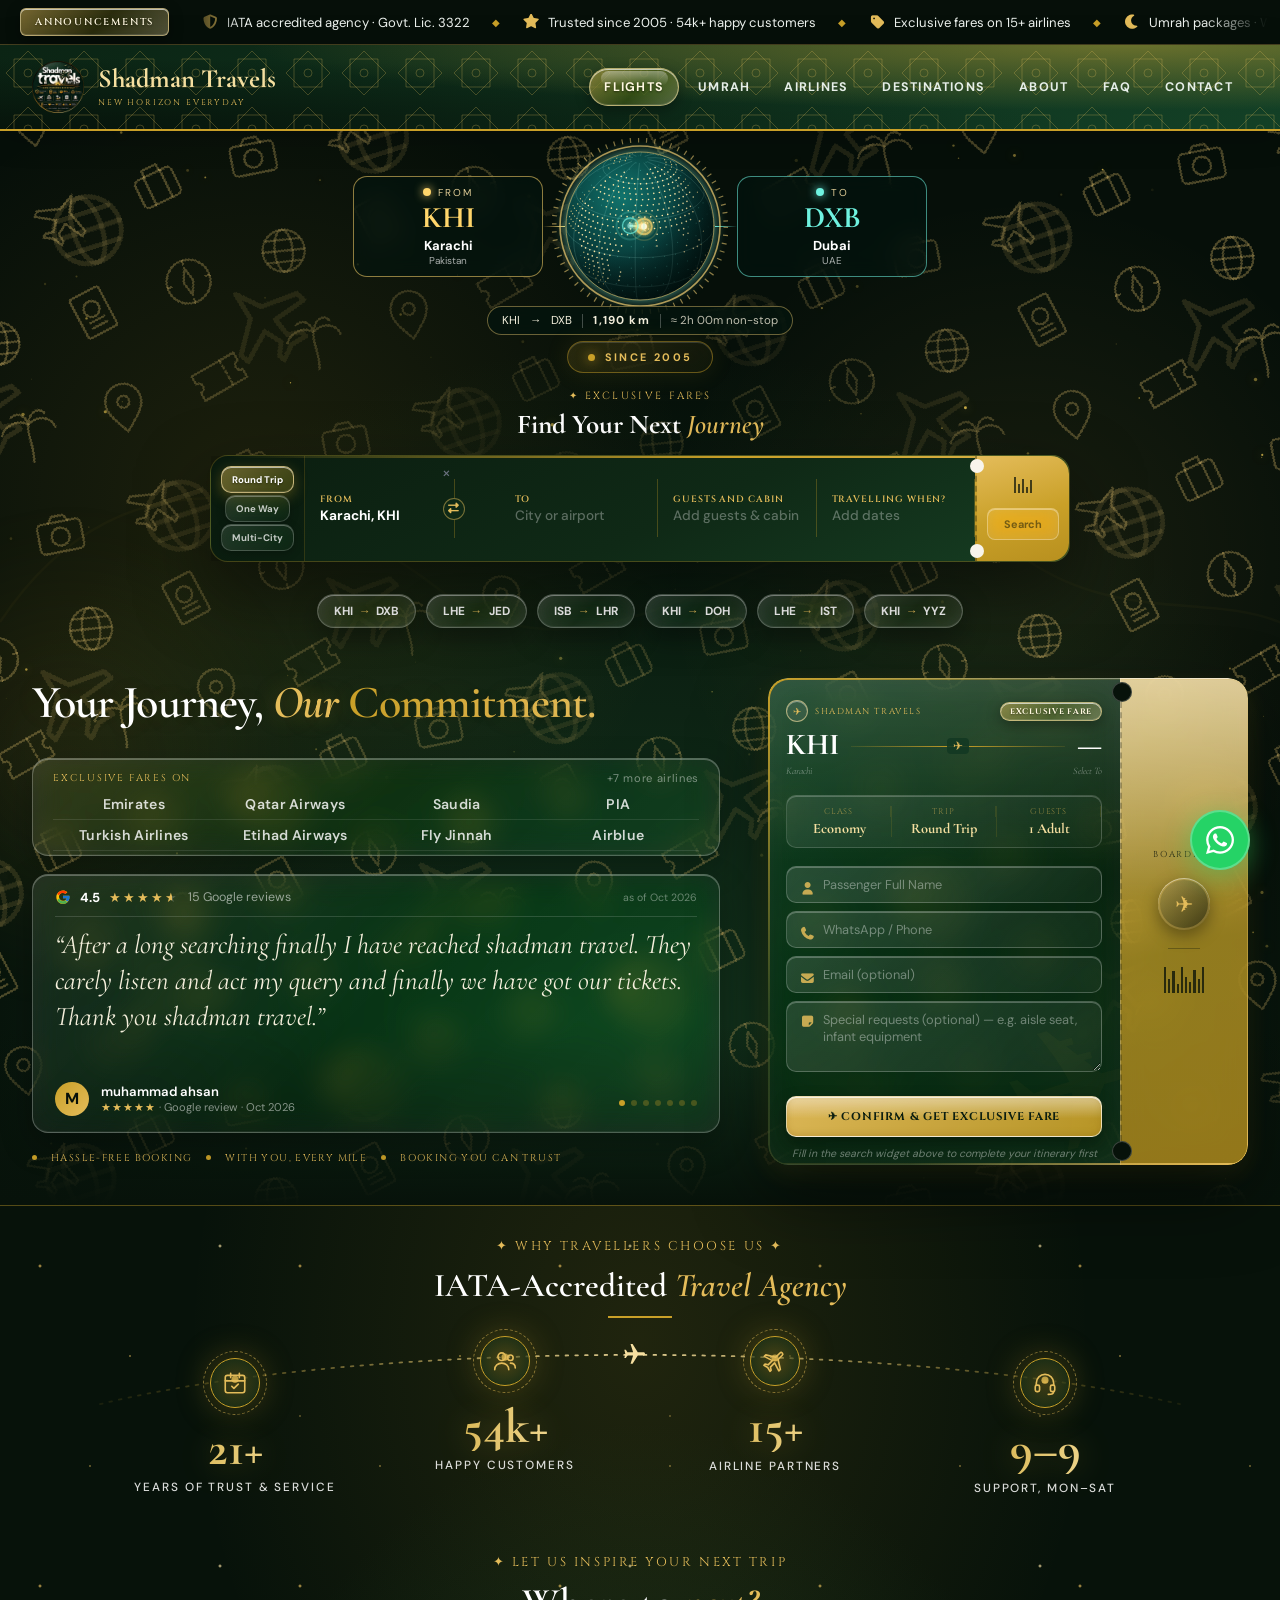
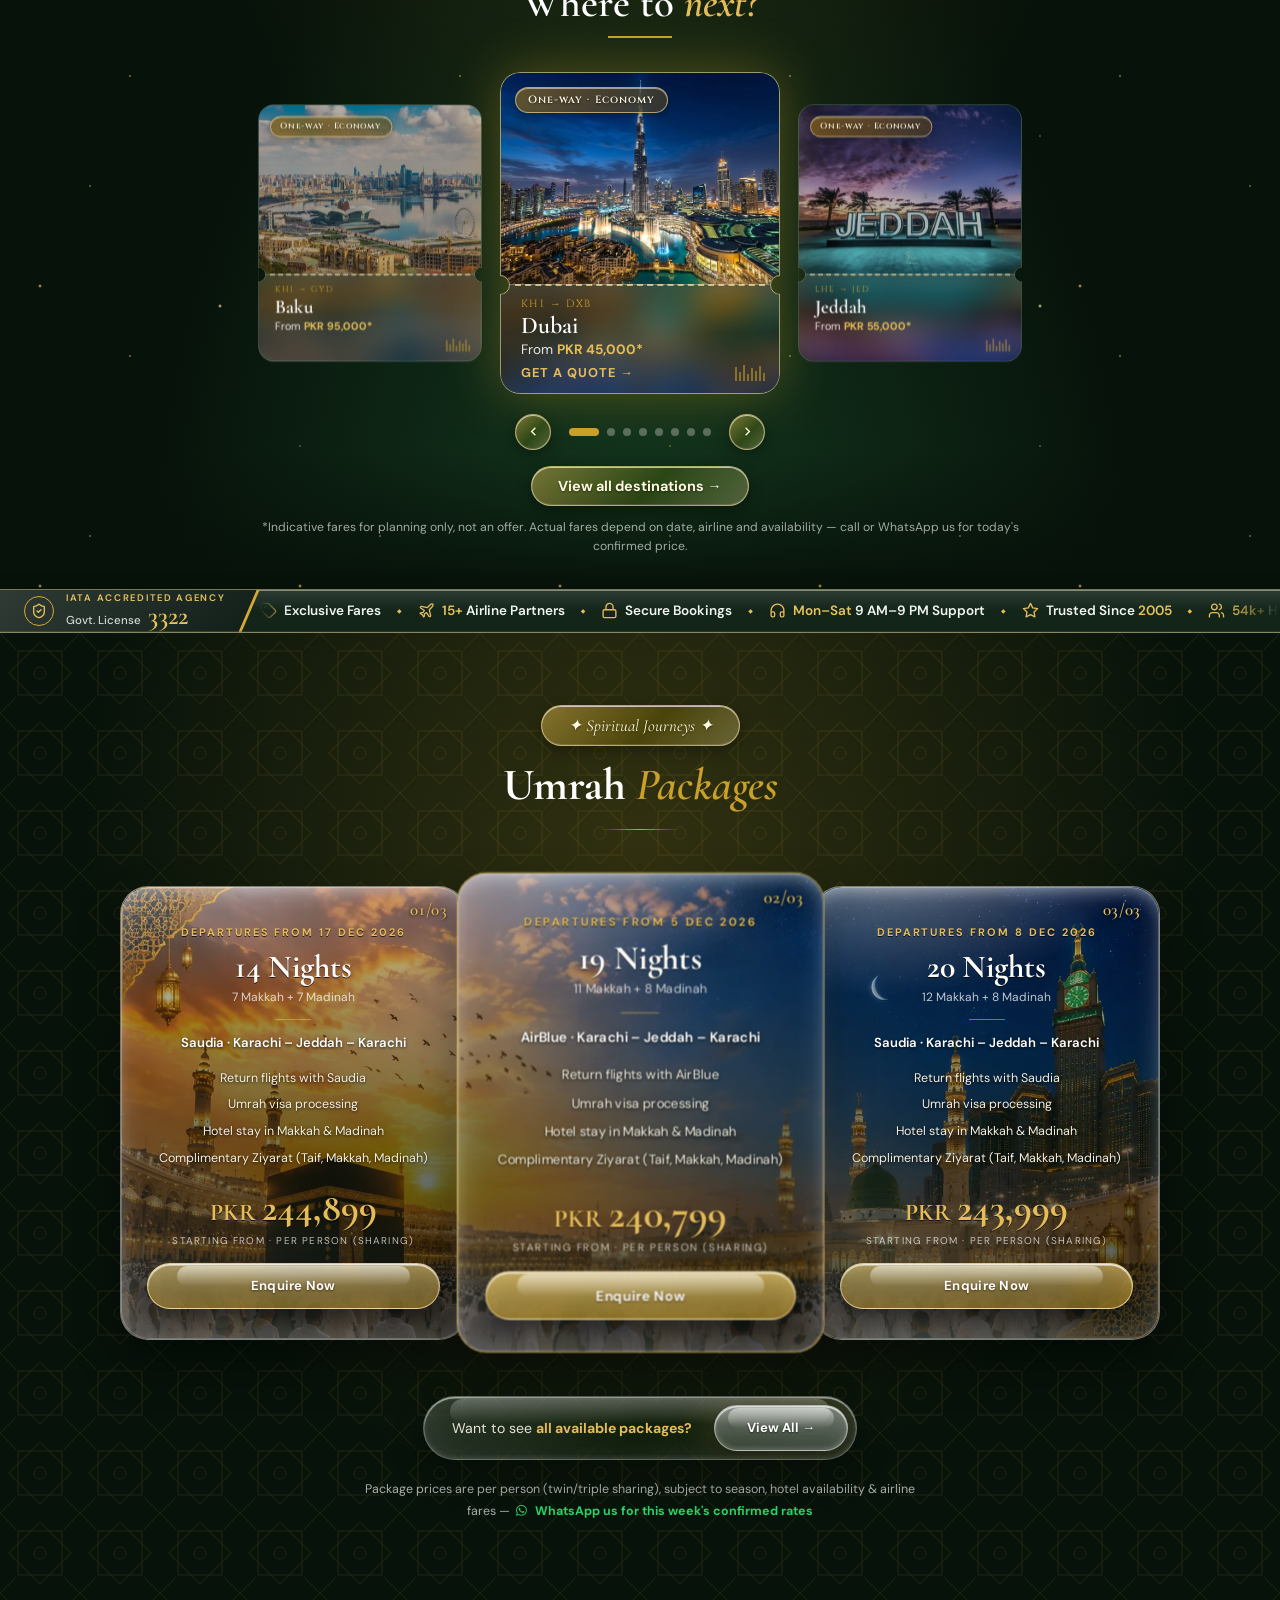
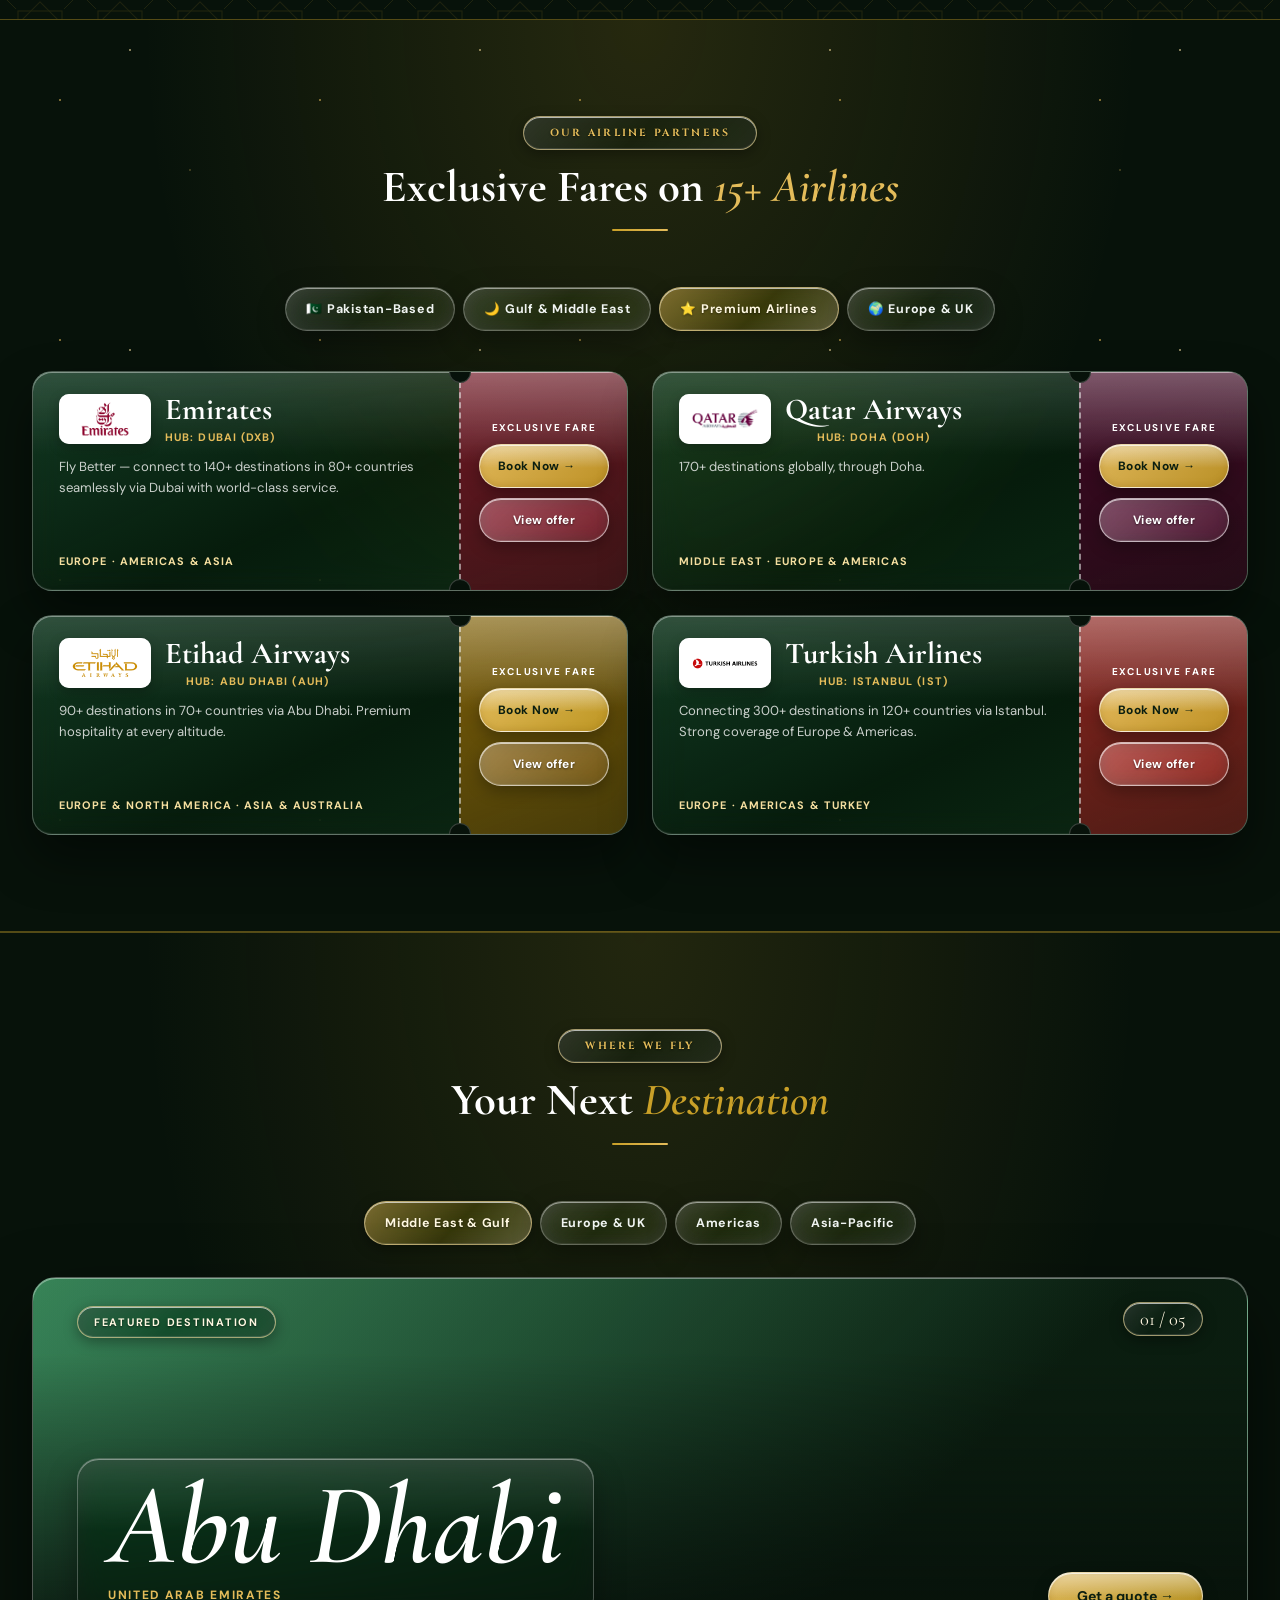
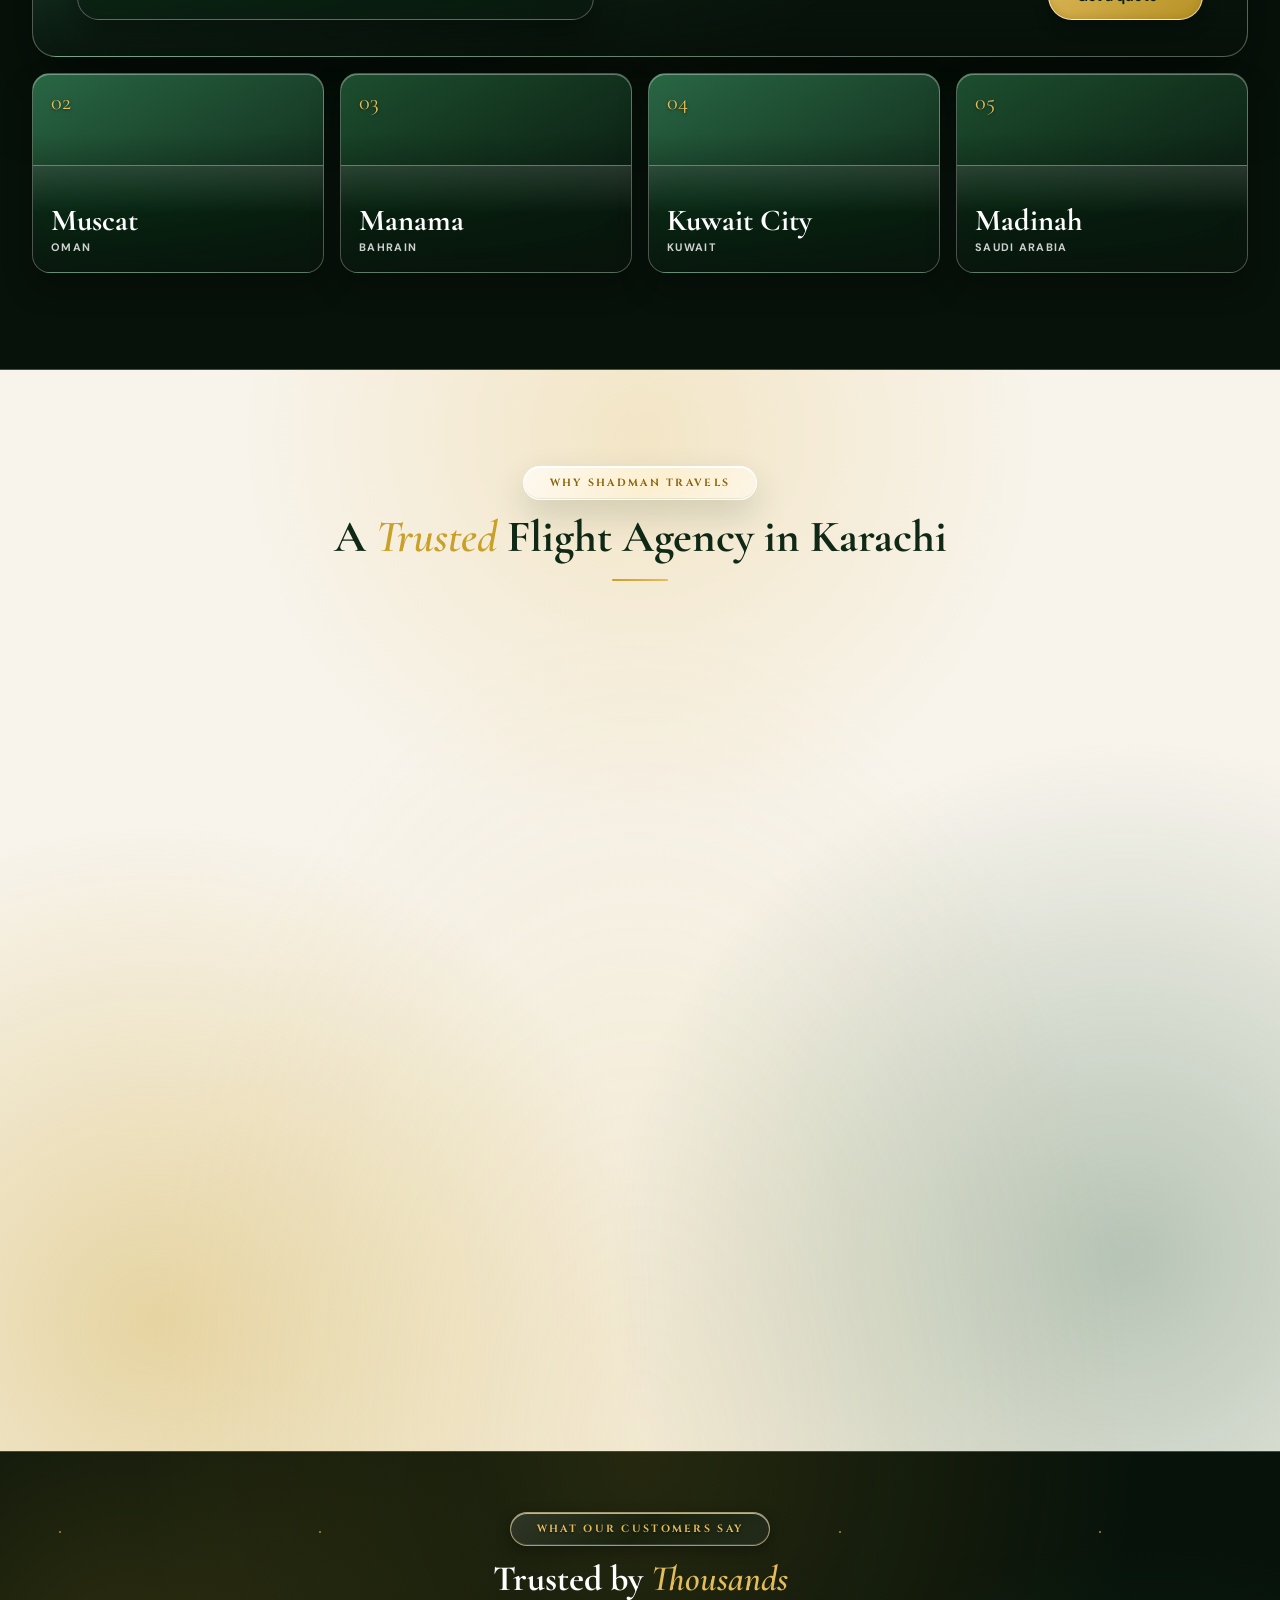
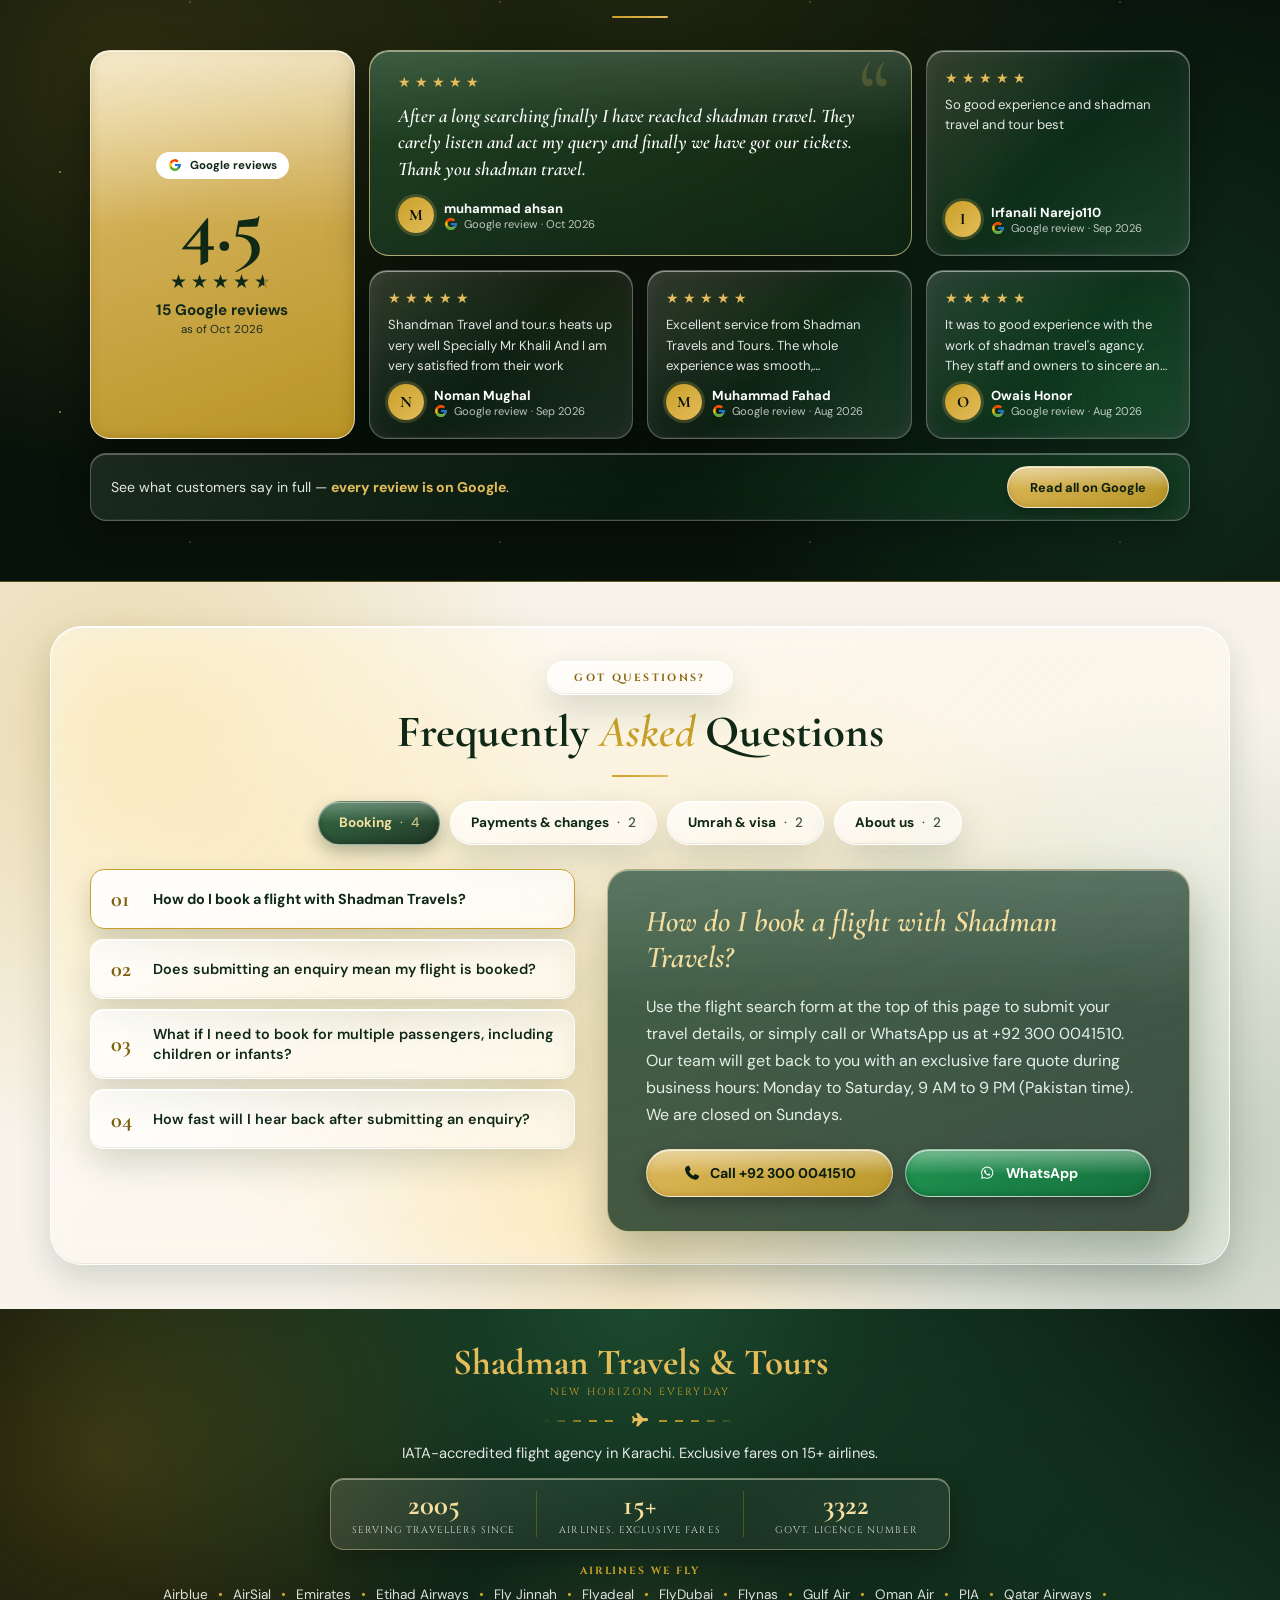
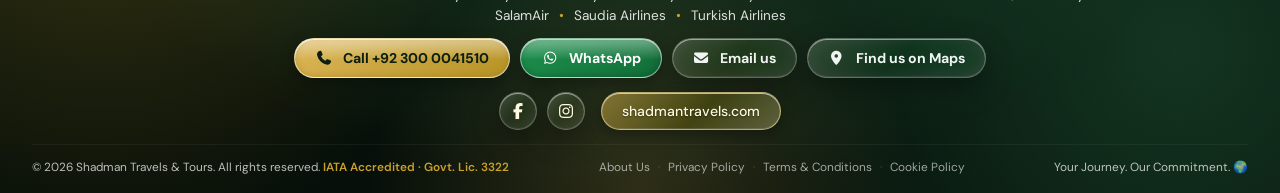
<file: index.html>
<!DOCTYPE html>
<!--
  ╔══════════════════════════════════════════════════════════════════════════╗
  ║                                                                          ║
  ║   PROJECT  : Shadman Travels & Tours — Main Website                      ║
  ║   FILE     : index.html                                                  ║
  ║   VERSION  : Phase 3 — Professional Refactor                             ║
  ║   UPDATED  : 2026                                                        ║
  ║                                                                          ║
  ║   DESCRIPTION                                                            ║
  ║   Primary landing page for shadmantravels.com. Covers flight search,     ║
  ║   airline partners, popular routes, testimonials, and upcoming           ║
  ║   services (Umrah, international tours, domestic tours).                 ║
  ║                                                                          ║
  ║   STYLESHEET LOAD ORDER                                                  ║
  ║                                                                          ║
  ║   2. variables.css     — Design tokens & custom properties               ║
  ║   3. main.css          — Base resets, typography, global utilities       ║
  ║   4. navbar.css        — Navigation & mobile menu                        ║
  ║   5. hero.css          — Hero section & flight search card               ║
  ║   6. forms.css         — Form fields, passengers picker, dropdowns       ║
  ║   7. sections.css      — Airlines, routes, why-us, testimonials          ║
  ║   8. footer.css        — Footer layout & social links                    ║
  ║   9. responsive.css    — All breakpoints & mobile overrides              ║
  ║                                                                          ║
  ║   JAVASCRIPT LOAD ORDER (deferred, end of body)                          ║
  ║   1. config.js         — Global configuration & Google Sheets endpoint   ║
  ║   2. airports.js       — Airport autocomplete data & search logic        ║
  ║   3. navbar.js         — Hamburger toggle, scroll behavior, active links ║
  ║   4. search-widget.js  — Boarding-pass ticket + horizontal search bar    ║
  ║   5                                                                      ║
  ║   6. animations.js     — IntersectionObserver reveals, counter, carousel ║
  ║   7. main.js           — Entry point: preloader, progress bar, init      ║
  ║                                                                          ║
  ║   SECTION MAP (body)                                                     ║
  ║   [01] Preloader                                                         ║
  ║   [02] Scroll Progress Bar                                               ║
  ║   [03] Mobile Menu Overlay                                               ║
  ║   [04] Mobile Menu                                                       ║
  ║   [05] Navbar                                                            ║
  ║   ── <main id="main-content"> ──────────────────────────────────────     ║
  ║   [06] Hero — Flight Search  (#flights)                                  ║
  ║   [07] Trust Strip / Marquee                                             ║
  ║   [08] Stats Bar                                                         ║
  ║   [09] Airlines Section      (#airlines)                                 ║
  ║   [10] Popular Routes        (#routes)                                   ║
  ║   [11] Why Choose Us         (#why-us)                                   ║
  ║   [12] Testimonials                                                      ║
  ║   [13]                                                                   ║
  ║   ── </main> ───────────────────────────────────────────────────────     ║
  ║   [14] Footer                                                            ║
  ║   [15] WhatsApp FAB                                                      ║
  ║   [16]                                                                   ║
  ║   [17] JavaScript References                                             ║
  ║                                                                          ║
  ╚══════════════════════════════════════════════════════════════════════════╝
-->
<html lang="en">
<head>

  <!-- ═══════════════════════════════════════════════════════════
       § 1 · ANALYTICS & TRACKING
       ═══════════════════════════════════════════════════════════ -->

  <!-- Google Analytics 4 -->
  <script async src="https://www.googletagmanager.com/gtag/js?id=G-054Q03RSLR"></script>
  <script src="/js/analytics-init.js"></script>

  <!-- Microsoft Clarity -->
  <script src="/js/clarity-init.js"></script>


  <!-- ═══════════════════════════════════════════════════════════
       § 2 · CORE META
       ═══════════════════════════════════════════════════════════ -->

  <meta charset="UTF-8"/>
  <meta name="viewport" content="width=device-width, initial-scale=1.0"/>
  <meta name="theme-color" content="#0f172a"/>
  <meta name="format-detection" content="telephone=no"/>


  <!-- ═══════════════════════════════════════════════════════════
       § 3 · SEO — Title, Description, Keywords, Canonical
       ═══════════════════════════════════════════════════════════ -->

  <title>Travel Agency in Karachi | Airline Tickets, Umrah & Visa Services | Shadman Travels</title>

  <meta name="description" content="Book airline tickets, Umrah packages, visa assistance and international tours with Shadman Travels & Tours, Karachi. Trusted travel experts serving Pakistan for 21+ years."/>
  <meta name="keywords" content="travel agency Karachi, airline tickets Pakistan, Umrah packages Karachi, visa services Pakistan, travel consultant Karachi, Shadman Travels"/>
  <meta name="author" content="Shadman Travels & Tours"/>
  <meta name="robots" content="index, follow"/>

  <link rel="canonical" href="https://shadmantravels.com/"/>


  <!-- ═══════════════════════════════════════════════════════════
       § 4 · ICONS & BRANDING
       ═══════════════════════════════════════════════════════════ -->

  <link rel="icon" href="images/logos/favicon-32.png" type="image/png"/>
  <link rel="apple-touch-icon" href="images/logos/apple-touch-icon.png"/>


  <!-- ═══════════════════════════════════════════════════════════
       § 5 · OPEN GRAPH
       ═══════════════════════════════════════════════════════════ -->

  <meta property="og:type" content="website"/>
  <meta property="og:site_name" content="Shadman Travels & Tours"/>
  <meta property="og:locale" content="en_PK"/>
  <meta property="og:title" content="Shadman Travels & Tours"/>
  <meta property="og:description" content="Airline ticket booking, Umrah packages, visa assistance and international travel services from Karachi, Pakistan."/>
  <meta property="og:url" content="https://shadmantravels.com/"/>
  <meta property="og:image" content="https://shadmantravels.com/images/seo/og-image.jpg"/>
  <meta property="og:image:width" content="1200"/>
  <meta property="og:image:height" content="630"/>


  <!-- ═══════════════════════════════════════════════════════════
       § 6 · TWITTER CARDS
       ═══════════════════════════════════════════════════════════ -->

  <meta name="twitter:card" content="summary_large_image"/>
  <meta name="twitter:title" content="Shadman Travels & Tours"/>
  <meta name="twitter:description" content="Airline ticket booking, Umrah packages, visa assistance and international travel services from Karachi, Pakistan."/>
  <meta name="twitter:image" content="https://shadmantravels.com/images/seo/og-image.jpg"/>


  <!-- ═══════════════════════════════════════════════════════════
       § 7 ·  Fonts are self-hosted — see css/variables.css @font-face declarations
       ═══════════════════════════════════════════════════════════ -->
       
  <link rel="stylesheet" href="/css/fontawesome/all.min.css"/>

  <!-- ═══════════════════════════════════════════════════════════
       § 8 · STYLESHEETS
       Load order: modal override → tokens → base → components
       ═══════════════════════════════════════════════════════════ -->

  <link rel="stylesheet" href="css/variables.css"/>
  <link rel="stylesheet" href="css/main.css?v=20261030"/>
  <link rel="stylesheet" href="css/navbar.css"/>
  <link rel="stylesheet" href="css/hero.css"/>
  <link rel="stylesheet" href="css/forms.css"/>
  <link rel="stylesheet" href="css/search-widget.css?v=20261030"/>
  <link rel="stylesheet" href="css/sections.css?v=20261117"/>
  <link rel="stylesheet" href="css/faq.css"/>
  <link rel="stylesheet" href="css/footer.css"/>
  <link rel="stylesheet" href="css/responsive.css"/>
  <link rel="stylesheet" href="css/glass.css?v=20261103"/>
  <link rel="stylesheet" href="css/hero-bg.css?v=20261117"/>


  <!-- ═══════════════════════════════════════════════════════════
       § 9 · STRUCTURED DATA (Schema.org)
       ═══════════════════════════════════════════════════════════ -->

  <script type="application/ld+json">
  {
    "@context": "https://schema.org",
    "@type": "TravelAgency",
    "name": "Shadman Travels & Tours",
    "url": "https://shadmantravels.com",
    "logo": "https://shadmantravels.com/images/logos/logo-schema.jpg",
    "description": "Airline ticket booking, Umrah packages, visa assistance, travel consultation and international travel services from Karachi, Pakistan.",
    "telephone": "+923000041510",
    "email": "shadmantravel@yahoo.com",
    "address": {
      "@type": "PostalAddress",
      "streetAddress": "MF#08 Salalah Apartment, Dr Daud Pota Road",
      "addressLocality": "Karachi",
      "addressCountry": "PK"
    },
    "areaServed": "Pakistan",
      "openingHoursSpecification": {
      "@type": "OpeningHoursSpecification",
      "dayOfWeek": ["Monday","Tuesday","Wednesday","Thursday","Friday","Saturday"],
      "opens": "09:00",
      "closes": "21:00"
    },
    "sameAs": [
      "https://www.facebook.com/shadmantravels",
      "https://www.instagram.com/shadman_travels",
      "https://maps.app.goo.gl/VC3xpDUezByyPFrX7"
    ]
  }
</script>

  <!-- ═══════════════════════════════════════════════════════════
       § 10 · JAVASCRIPT — deferred for performance
       defer: download in parallel with HTML parsing,
       execute only after DOM is fully ready. Order preserved:
       config → airports → navbar → search-widget → notify → animations → main
       ═══════════════════════════════════════════════════════════ -->
  <script src="js/config.js" defer></script>
  <script src="js/airports.js" defer></script>
  <script src="js/land-mask.js?v=20261115" defer></script>
  <script src="js/hero-globe.js?v=20261115" defer></script>
  <script src="js/navbar.js" defer></script>
  <script src="js/nearest-airport.js?v=20261102" defer></script>
  <script src="js/search-widget.js?v=20261115" defer></script>
  <script src="js/google-reviews.js" defer></script>
  <script src="js/animations.js?v=20261104" defer></script>
  <script src="js/faq.js" defer></script>
  <script src="js/main.js" defer></script>
  <script src="js/footer-year.js" defer></script>
  <script src="js/umrah-home.js?v=20261104" defer></script>
  <script src="js/mobile-sections.js?v=20261101" defer></script>

</head>
<body>

  <!--
  ╔══════════════════════════════════════════════════════════════════════════╗
  ║  BODY · SECTION MAP                                                      ║
  ║  [01] Preloader            — Animated logo + progress bar                ║
  ║  [02] Scroll Progress Bar  — Fixed top progress indicator                ║
  ║  [03] Mobile Menu Overlay  — Semi-transparent backdrop                   ║
  ║  [04] Mobile Menu          — Slide-in nav drawer                         ║
  ║  [05] Navbar               — Fixed top navigation                        ║
  ║  [06] Hero / Flight Search — Star canvas + search card  #flights         ║
  ║  [07] Trust Strip          — Scrolling marquee band                      ║
  ║  [08] Stats Bar            — 4-cell animated counters                    ║
  ║  [09] Airlines             — Filterable partner cards    #airlines       ║
  ║  [10] Popular Routes       — Route price cards           #routes         ║
  ║  [11] Why Choose Us        — Trust signals + cert badges #why-us         ║
  ║  [12] Testimonials         — Auto-fade carousel                          ║
  ║  [13]                                                                    ║
  ║  [14] Footer               — Brand, links, contact                       ║
  ║  [15] WhatsApp FAB         — Floating action button                      ║
  ║  [16]                                                                    ║
  ║  [17] JavaScript           — Deferred script references                  ║
  ╚══════════════════════════════════════════════════════════════════════════╝
  -->


  <!-- ═══════════════════════════════════════════════════════════
     [01] PRELOADER
     Displayed on first page load until assets are ready.
     Controlled by: js/animations.js
     ═══════════════════════════════════════════════════════════ -->
  <div id="preloader">
    <div class="pre-logo">Shadman Travels<span>New Horizon Everyday</span></div>
    <div class="pre-plane">✈</div>
    <div class="pre-bar"><div class="pre-bar-fill"></div></div>
  </div>


  <!-- ═══════════════════════════════════════════════════════════
     [02] SCROLL PROGRESS BAR
     Fixed top bar that fills as the user scrolls down.
     Controlled by: js/navbar.js
     ═══════════════════════════════════════════════════════════ -->
  <div id="progress"></div>


  <!-- ═══════════════════════════════════════════════════════════
       [03] MOBILE MENU OVERLAY
       Semi-transparent backdrop behind the open mobile drawer.
       Closes the menu on click.
       ═══════════════════════════════════════════════════════════ -->
  <!-- INCLUDE:mobile-menu -->
<!-- Full-screen route menu (phones and tablets). Opened by the dock's Menu button, see js/navbar.js -->
<div class="mobile-menu" id="mobileMenu" role="dialog" aria-label="Site menu" aria-hidden="true">
  <div class="mm-head">
    <div class="mm-label">Choose your route</div>
    <button type="button" class="mm-close" id="mmClose" aria-label="Close menu"><i class="fa-solid fa-xmark" aria-hidden="true"></i></button>
  </div>

  <div class="mm-route">
    <a href="/#flights" class="mm-stop">
      <i class="fa-solid fa-plane mm-plane" aria-hidden="true"></i>
      <span class="mm-name">Flights</span><span class="mm-cap">Search and get a fare quote</span>
    </a>
    <a href="/pages/umrah-packages.html" target="_blank" rel="noopener" class="mm-stop umrah-dual-link">
      <i class="fa-solid fa-plane mm-plane" aria-hidden="true"></i>
      <span class="mm-name">Umrah</span><span class="mm-cap">Packages and hotels</span>
    </a>
    <a href="/#airlines" class="mm-stop">
      <i class="fa-solid fa-plane mm-plane" aria-hidden="true"></i>
      <span class="mm-name">Airlines</span><span class="mm-cap">15+ airline partners</span>
    </a>
    <a href="/#destinations" class="mm-stop">
      <i class="fa-solid fa-plane mm-plane" aria-hidden="true"></i>
      <span class="mm-name">Destinations</span><span class="mm-cap">Where we fly</span>
    </a>
    <a href="/#why-us" class="mm-stop">
      <i class="fa-solid fa-plane mm-plane" aria-hidden="true"></i>
      <span class="mm-name">Why Us</span><span class="mm-cap">IATA-accredited agency</span>
    </a>
    <a href="/#faq" class="mm-stop">
      <i class="fa-solid fa-plane mm-plane" aria-hidden="true"></i>
      <span class="mm-name">FAQ</span><span class="mm-cap">Quick answers</span>
    </a>
    <a href="/#contact" class="mm-stop">
      <i class="fa-solid fa-plane mm-plane" aria-hidden="true"></i>
      <span class="mm-name">Contact</span><span class="mm-cap">Call or WhatsApp us</span>
    </a>
  </div>
</div>

<!-- Permanent bottom dock (phones and tablets) -->
<div class="dock" id="dock" role="navigation" aria-label="Quick actions">
  <a href="/#flights" class="dock-item"><i class="fa-solid fa-plane" aria-hidden="true"></i><span>Flights</span></a>
  <a href="/#umrah" class="dock-item"><i class="fa-solid fa-moon" aria-hidden="true"></i><span>Umrah</span></a>
  <a href="tel:+923000041510" class="dock-call" aria-label="Call now"><i class="fa-solid fa-phone" aria-hidden="true"></i></a>
  <a href="https://wa.me/923000041510" class="dock-item dock-chat" target="_blank" rel="noopener"><i class="fa-brands fa-whatsapp" aria-hidden="true"></i><span>Chat</span></a>
  <button type="button" class="dock-item" id="dockMenu" aria-label="Open menu" aria-expanded="false" aria-controls="mobileMenu"><i class="fa-solid fa-bars" aria-hidden="true"></i><span>Menu</span></button>
</div>
<!-- /INCLUDE:mobile-menu -->


  <!-- ═══════════════════════════════════════════════════════════
       [05] NAVBAR
       Fixed top navigation bar with brand, desktop links, and
       hamburger button. Scroll-aware class changes applied by
       js/navbar.js.
       ═══════════════════════════════════════════════════════════ -->
  <!-- INCLUDE:navbar -->
<!-- Announcement bar: running ticker. Messages come from data/announcements.json (see js/navbar.js).
     Stays hidden if the data cannot be loaded. -->
<div class="ab" id="announceBar" role="region" aria-label="Announcements" hidden>
  <div class="ab-inner">
    <span class="ab-label">Announcements</span>
    <div class="ab-ticker"><div class="ab-track" id="abTrack"></div></div>
  </div>
</div>

<nav id="navbar" aria-label="Main">
  <div class="nav-inner">

    <!-- Brand -->
    <a href="/" class="nav-brand">
      <picture>
        <source srcset="/images/logos/logo.webp" type="image/webp">
        <img src="/images/logos/logo.png" alt="Shadman Travels & Tours logo" class="nav-logo-img">
      </picture>
      <div class="brand-text">
        <div class="name">Shadman Travels</div>
        <div class="tag">New Horizon Everyday</div>
      </div>
    </a>

    <!-- Desktop navigation links -->
    <div class="nav-menu">
      <a href="/#flights"      class="nav-link">Flights</a>
      <a href="/pages/umrah-packages.html" target="_blank" rel="noopener" class="nav-link umrah-dual-link">Umrah</a>
      <a href="/#airlines"     class="nav-link">Airlines</a>
      <a href="/#destinations" class="nav-link">Destinations</a>
      <a href="/#why-us"       class="nav-link">About</a>
      <a href="/#faq"          class="nav-link">FAQ</a>
      <a href="/#contact"      class="nav-link">Contact</a>
    </div>

    <!-- Phones and tablets only: licence pill (the menu lives in the bottom dock) -->
    <span class="nav-lic">Since 2005</span>

  </div>
</nav>
<!-- /INCLUDE:navbar -->


  <!-- ═══════════════════════════════════════════════════════════
       MAIN CONTENT WRAPPER
       Wraps all primary page sections for landmark navigation.
       ═══════════════════════════════════════════════════════════ -->
  <main id="main-content">


    <!-- ═══════════════════════════════════════════════════════════
         [06] HERO — FLIGHT SEARCH SECTION  (#flights)
         Star canvas background + animated mesh overlay.
         Contains: eyebrow, H1, CTA buttons, trust pills,
         route badges, and the full 3-tab flight search card
         (One Way · Round Trip · Multi City) with passenger
         picker, airline/purpose selects, contact fields, and
         form feedback toasts.
         Controlled by: js/search-widget.js, js/airports.js
         ═══════════════════════════════════════════════════════════ -->
    <section class="hero" id="flights">
      <canvas id="starCanvas"></canvas>

      <div class="hero-map"></div>
      
      <div class="hero-mesh"></div>

      <div class="hero-inner" style="display:block">

        <!-- Route Tracer -->
        <div class="route-tracer-wrap">
          <div class="rm" id="routeMedallion" role="img" aria-label="Route from Karachi to Dubai">
            <div class="rm-card rm-from">
              <div class="rm-lab"><i class="rm-dot"></i>FROM</div>
              <span class="rm-code" id="rtOriginLabel">KHI</span>
              <span class="rm-city" id="rmFromCity">Karachi</span>
              <span class="rm-ctry" id="rmFromCtry">Pakistan</span>
            </div>
            <i class="rm-conn"></i>
            <div class="rm-globe"><canvas id="rmCanvas" width="246" height="246"></canvas></div>
            <i class="rm-conn rm-conn-b"></i>
            <div class="rm-card rm-to">
              <div class="rm-lab"><i class="rm-dot rm-dot-b"></i>TO</div>
              <span class="rm-code" id="rtDestLabel">DXB</span>
              <span class="rm-city" id="rmToCity">Dubai</span>
              <span class="rm-ctry" id="rmToCtry">UAE</span>
            </div>
          </div>
          <div class="rm-readout" id="rmReadout">
            <span id="rmReadFrom">KHI</span> → <span id="rmReadTo">DXB</span>
            <i class="rm-sep"></i><b id="rmReadDist">1,200 km</b>
            <i class="rm-sep"></i><span class="rm-time" id="rmReadTime">≈ 2h 10m non-stop</span>
          </div>
        </div>

        <!-- Search widget -->
        <div class="widget-wrap">
          <div class="since-wrap" style="display:flex;justify-content:center;margin-bottom:10px">
           <div class="hero-eyebrow" style="margin-bottom:0;font-size:0.68rem;letter-spacing:0.22em">
            <span class="hero-eyebrow-dot"></span>
           Since 2005
          </div>
        </div>
          <div class="wgt-eyebrow"><span>✦ Exclusive Fares</span><h3>Find Your Next <em>Journey</em></h3></div>
          <div class="widget-card dark-bar-mode rt-ow-layout" id="widgetCard">
            <div class="wc-top">
              <div class="pill-tabs">
                <button class="pill-tab active" data-trip="rt">Round Trip</button>
                <button class="pill-tab" data-trip="ow">One Way</button>
                <button class="pill-tab" data-trip="mc">Multi-City</button>
              </div>
            </div>

            <div class="field-row" id="mainRow">
              <div class="wf" id="fromField">
                <div class="wf-icon-circle" id="fromIconC"><i class="fas fa-plane-departure"></i></div>
                <div class="wf-text"><div class="wf-label2">From</div><div class="wf-val2 placeholder" id="fromValue">City or airport</div></div>
                <div class="wf-clear" id="fromClear" title="Clear">×</div>
              </div>
              <div class="wf-swap2" id="swapBtn"><div class="swap-circle"><i class="fas fa-right-left"></i></div></div>
              <div class="wf" id="toField">
                <div class="wf-icon-circle" id="toIconC"><i class="fas fa-plane-arrival"></i></div>
                <div class="wf-text"><div class="wf-label2">To</div><div class="wf-val2 placeholder" id="toValue">City or airport</div></div>
                <div class="wf-clear" id="toClear" title="Clear">×</div>
              </div>
              <div class="wf" id="guestsField">
                <div class="wf-icon-circle" id="guestsIconC"><svg viewBox="0 0 24 24" fill="none" stroke="currentColor" stroke-width="1.8" stroke-linecap="round" stroke-linejoin="round"><circle cx="9" cy="8.5" r="3"/><path d="M3.5 20c0-3.6 2.5-6 5.5-6s5.5 2.4 5.5 6"/><circle cx="16.5" cy="8" r="2.4" opacity=".75"/><path d="M14.8 14.3c.5-.13 1.1-.2 1.7-.2 2.6 0 4.5 2.1 4.5 5.4" opacity=".75"/></svg></div>
                <div class="wf-text"><div class="wf-label2">Guests and Cabin</div><div class="wf-val2 placeholder" id="guestsValue">Add</div></div>
              </div>
              <div class="wf" id="dateField">
                <div class="wf-icon-circle" id="dateIconC"><svg viewBox="0 0 24 24" fill="none" stroke="currentColor" stroke-width="2"><rect x="3" y="4" width="18" height="18" rx="2"/><path d="M16 2v4M8 2v4M3 10h18"/></svg></div>
                <div class="wf-text"><div class="wf-label2">Travelling when?</div><div class="wf-val2 placeholder" id="dateValue">Add dates</div></div>
                <div class="wf-dates-split">
                  <div class="wf-date-col"><div class="wf-date-label">Outbound</div><div class="wf-date-val placeholder" id="outValue">Select date</div></div>
                  <div class="wf-date-col" id="retCol"><div class="wf-date-label">Return</div><div class="wf-date-val placeholder" id="retValue">Select date</div></div>
                </div>
              </div>
              <div class="wf-searchbtn">
                <div class="wf-searchbtn-bars">
                  <div style="height:16px"></div><div style="height:9px"></div><div style="height:14px"></div><div style="height:6px"></div><div style="height:13px"></div>
                </div>
                <button class="search-btn2" id="searchBtn" disabled>Search</button>
              </div>
            </div>

            <div class="popup-panel ap-popup" id="fromPopup"></div>
            <div class="popup-panel ap-popup" id="toPopup"></div>
            <div class="popup-panel guests-popup" id="guestsPopup"></div>
            <div class="popup-panel cal-popup" id="calPopup"></div>

            <div class="mc-legs2" id="mcLegs"></div>
            <div class="mc-guests-row" id="mcGuestsRow" style="display:none;">
              <div class="wf" id="mcGuestsField">
                <div class="wf-icon-circle" id="mcGuestsIconC"><svg viewBox="0 0 24 24" fill="none" stroke="currentColor" stroke-width="1.8" stroke-linecap="round" stroke-linejoin="round"><circle cx="9" cy="8.5" r="3"/><path d="M3.5 20c0-3.6 2.5-6 5.5-6s5.5 2.4 5.5 6"/><circle cx="16.5" cy="8" r="2.4" opacity=".75"/><path d="M14.8 14.3c.5-.13 1.1-.2 1.7-.2 2.6 0 4.5 2.1 4.5 5.4" opacity=".75"/></svg></div>
                <div class="wf-text"><div class="wf-label2">Guests and Cabin</div><div class="wf-val2 placeholder" id="mcGuestsValue">Add</div></div>
              </div>
              <div class="mc-add-wrap2" id="mcAddRow" style="display:none;">
                <button class="mc-add-btn2" id="mcAddBtn">+ Add Another Flight</button>
                <span class="mc-note2" id="mcCountNote">2 of 6 flights</span>
              </div>
              <button class="search-btn2" id="mcSearchBtn" disabled><i class="fas fa-magnifying-glass"></i> Search </button>
            </div>
          </div>
        </div><!-- /widget-wrap -->

        <!-- Quick-select route chips -->
        <div class="quick-routes">
          <div class="quick-route-chip" data-from="KHI" data-to="DXB">KHI <span class="arr">→</span> DXB</div>
          <div class="quick-route-chip" data-from="LHE" data-to="JED">LHE <span class="arr">→</span> JED</div>
          <div class="quick-route-chip" data-from="ISB" data-to="LHR">ISB <span class="arr">→</span> LHR</div>
          <div class="quick-route-chip" data-from="KHI" data-to="DOH">KHI <span class="arr">→</span> DOH</div>
          <div class="quick-route-chip" data-from="LHE" data-to="IST">LHE <span class="arr">→</span> IST</div>
          <div class="quick-route-chip" data-from="KHI" data-to="YYZ">KHI <span class="arr">→</span> YYZ</div>
        </div>

        <div id="recentChipWrap"></div>

        <!-- Two-column: text left, boarding pass right -->
        <div class="hero-below-grid">

          <div class="hero-content">

            <!-- Headline -->
            <h1>
              Your Journey,<br class="h1-br"/>
              <em>Our</em> <span class="line2">Commitment.</span>
            </h1>

            <!-- Airlines (static list; 15 partners in total — see data/airlines.json) -->
            <div class="hero-airlines">
              <div class="ha-head"><span>Exclusive fares on</span><span class="ha-more">+7 more airlines</span></div>
              <ul class="ha-grid">
                <li>Emirates</li>
                <li>Qatar Airways</li>
                <li>Saudia</li>
                <li>PIA</li>
                <li>Turkish Airlines</li>
                <li>Etihad Airways</li>
                <li>Fly Jinnah</li>
                <li>Airblue</li>
              </ul>
            </div>

            <!-- Google reviews — rotating card, filled by js/google-reviews.js from data/google-reviews.json.
                 Stays hidden automatically if the data cannot be loaded. -->
            <section class="hero-review" id="heroReview" aria-label="Customer reviews on Google">
              <a class="hr-head" id="hrHead" href="https://maps.app.goo.gl/VC3xpDUezByyPFrX7" target="_blank" rel="noopener">
                <svg width="16" height="16" viewBox="0 0 48 48" aria-hidden="true"><path fill="#FFC107" d="M43.6 20.5H42V20.4H24v7.2h11.3c-1.6 4.6-6 7.9-11.3 7.9-6.6 0-12-5.4-12-12s5.4-12 12-12c3.1 0 5.8 1.2 8 3l5.1-5.1C33.6 6.5 29.1 4.4 24 4.4 12.9 4.4 4 13.3 4 24.4s8.9 20 20 20c10 0 19.1-7.2 19.1-20 0-1.3-.1-2.2-.5-3.9z"/><path fill="#FF3D00" d="M6.3 14.7l5.9 4.3c1.6-4 5.5-6.8 10.1-6.8 3.1 0 5.8 1.2 8 3l5.1-5.1C33.6 6.5 29.1 4.4 24 4.4c-7.5 0-13.9 4.3-17.1 10.6z"/><path fill="#4CAF50" d="M24 44.4c5 0 9.5-1.9 12.9-5l-6-5c-1.9 1.4-4.4 2.2-6.9 2.2-5.3 0-9.7-3.3-11.3-8l-6.1 4.7c3.2 6.3 9.6 11.1 17.4 11.1z"/><path fill="#1976D2" d="M43.6 20.5H42V20.4H24v7.2h11.3c-.8 2.2-2.2 4.1-4.1 5.5l6 5C40.9 35 44 30.3 44 24.4c0-1.3-.1-2.2-.4-3.9z"/></svg>
                <b id="hrRating"></b>
                <span class="rv-stars" id="hrAvgStars" aria-hidden="true">★★★★★</span>
                <span id="hrCount"></span>
                <span class="hr-asof" id="hrAsOf"></span>
              </a>
              <div class="hr-slides" id="hrSlides"></div>
              <div class="hr-dots" id="hrDots"></div>
            </section>

            <!-- Taglines -->
            <div class="hero-proof">
              <ul class="hp-tags">
                <li>Hassle-Free Booking</li>
                <li>With You, Every Mile</li>
                <li>Booking You Can Trust</li>
              </ul>
            </div>

          </div><!-- /hero-content -->

          <div class="hero-ticket reveal-right">
            <div class="ticket">
              <div class="ticket-main">
                <div class="ticket-sweep"></div>
                <button type="button" class="tk-close" id="tkClose" aria-label="Close booking form">✕</button>

                <div class="ticket-top-row">
                  <div class="ticket-brand">
                    <div class="ticket-brand-icon">✈</div>
                    <div class="ticket-eyebrow">Shadman Travels</div>
                  </div>
                  <div class="ticket-badge">Exclusive Fare</div>
                </div>

                <div class="ticket-route-row">
                  <div class="ticket-route" id="htFromCode">—</div>
                  <div class="ticket-path"></div>
                  <div class="ticket-route" id="htToCode">—</div>
                </div>
                <div class="ticket-cities"><span id="htFromCity">Select From</span><span id="htToCity">Select To</span></div>

                <div class="ticket-meta">
                  <div><div class="ticket-meta-label">Class</div><div class="ticket-meta-val" id="htClass">Economy</div></div>
                  <div><div class="ticket-meta-label">Trip</div><div class="ticket-meta-val" id="htTrip">Round Trip</div></div>
                  <div><div class="ticket-meta-label">Guests</div><div class="ticket-meta-val" id="htGuests">1 Adult</div></div>
                </div>

                <div id="htToast" class="ticket-toast">
                  ✅ <strong>Enquiry received!</strong><br/>
                  <span style="font-weight:400;font-size:0.7rem">We'll WhatsApp you an exclusive fare shortly.</span><br/>
                  <span id="htToastId" style="font-weight:600;font-size:0.68rem;display:block;margin-top:4px"></span>
                </div>
                <div id="htError" class="ticket-error"></div>
                <div id="htValidation" class="ticket-validation"></div>

                <div class="ticket-field-wrap"><i class="fas fa-user ticket-field-icon"></i><input id="htName" placeholder="Passenger Full Name"></div>
                <div class="ticket-field-wrap"><i class="fas fa-phone ticket-field-icon"></i><input id="htPhone" type="tel" placeholder="WhatsApp / Phone"></div>
                <div class="ticket-field-wrap"><i class="fas fa-envelope ticket-field-icon"></i><input id="htEmail" type="email" placeholder="Email (optional)"></div>
                <div class="ticket-field-wrap"><i class="fas fa-note-sticky ticket-field-icon ticket-field-icon-top"></i><textarea id="htNotes" placeholder="Special requests (optional) — e.g. aisle seat, infant equipment"></textarea></div>

                <input type="text" id="htWebsite" name="website" autocomplete="off" tabindex="-1" aria-hidden="true"
                       style="position:absolute;left:-9999px;opacity:0;height:0;width:0;">
                <div id="htTurnstile" style="margin-bottom:8px"></div>
                <button class="ticket-submit-btn" id="htSubmit">✈ Confirm &amp; Get Exclusive Fare</button>

                <div class="ticket-empty-note" id="htEmptyNote">Fill in the search widget above to complete your itinerary first</div>
              </div>

              <div class="ticket-stub">
                <div class="ticket-perforation"></div>
                <div class="ticket-stub-eyebrow">Boarding</div>
                <div class="ticket-stub-seal">✈</div>
                <div class="ticket-stub-divider"></div>
                <div class="ticket-stub-barcode">
                  <div style="height:100%"></div><div style="height:55%"></div><div style="height:85%"></div><div style="height:35%"></div>
                  <div style="height:100%"></div><div style="height:65%"></div><div style="height:45%"></div><div style="height:90%"></div>
                  <div style="height:55%"></div><div style="height:100%"></div>
                </div>
              </div>
            </div>
          </div><!-- /hero-ticket -->

        </div><!-- /hero-below-grid -->

      </div><!-- /hero-inner -->

    </section><!-- /#flights -->

    <!-- ═══════════════════════════════════════════════════════════
         HORIZONTAL SEARCH WIDGET
         Feeds the live boarding-pass ticket above via search-widget.js.
         Trip type tabs: Round Trip / One Way / Multi-City (max 9 legs).
         ═══════════════════════════════════════════════════════════ -->

    <!-- ═══════════════════════════════════════════════════════════
         TOP BAND — stats band + "Where to next?" carousel
         One shared background (.top-band in css/sections.css).
         Stats band first, then the carousel.
         ═══════════════════════════════════════════════════════════ -->
    <div class="top-band">

    <!-- ═══════════════════════════════════════════════════════════
         [08] STATS BAR
         Animated counters triggered by IntersectionObserver.
         data-count    = target number
         data-suffix   = appended suffix string (e.g. "k+")
         Controlled by: js/animations.js
         ═══════════════════════════════════════════════════════════ -->
    <section class="stats-sec" aria-labelledby="statsTitle">
      <div class="stx-stars" aria-hidden="true"></div>
      <div class="stx-wrap">
        <div class="stx-head reveal">
          <div class="stx-eyebrow">✦ Why travellers choose us ✦</div>
          <h2 class="stx-title" id="statsTitle"> IATA-Accredited <em>Travel Agency</em></h2>
          <div class="stx-hairline"></div>
        </div>

        <div class="stx-stage">
          <svg class="stx-arc" viewBox="0 0 1216 120" aria-hidden="true" focusable="false">
            <defs><linearGradient id="stxArcGrad" x1="0" x2="1" y1="0" y2="0"><stop offset="0" stop-color="#c9a028" stop-opacity=".1"/><stop offset=".5" stop-color="#f5dfa0" stop-opacity=".9"/><stop offset="1" stop-color="#c9a028" stop-opacity=".1"/></linearGradient></defs>
            <path d="M0 88 C300 14 900 14 1216 88" fill="none" stroke="url(#stxArcGrad)" stroke-width="2" stroke-dasharray="3 8" stroke-linecap="round"/>
            <circle cx="152" cy="60" r="4" fill="#e4bc5a"/><circle cx="456" cy="35" r="4" fill="#e4bc5a"/>
            <circle cx="760" cy="36" r="4" fill="#e4bc5a"/><circle cx="1064" cy="61" r="4" fill="#e4bc5a"/>
            <svg x="588" y="18" width="28" height="28" viewBox="0 0 24 24" fill="#f5dfa0"><path transform="rotate(90 12 12)" d="M21 16v-2l-8-5V3.5c0-.83-.67-1.5-1.5-1.5S10 2.67 10 3.5V9l-8 5v2l8-2.5V19l-2.5 1.5V22l4-1 4 1v-1.5L13 19v-5.5l8 2.5z"/></svg>
          </svg>

          <div class="stat-cell stx-cell stx-c1 reveal delay-1">
            <div class="stx-icon"><span class="stx-orbit"></span><span class="stx-disc"><svg viewBox="0 0 24 24" fill="none" stroke="currentColor" stroke-width="1.5" stroke-linecap="round" stroke-linejoin="round" aria-hidden="true"><rect x="3" y="5" width="18" height="16" rx="2"/><path d="M3 10h18M8 3v4M16 3v4M9 15l2 2 4-4"/></svg></span></div>
            <span class="stat-num stx-num" data-count="21">0</span>
            <div class="stat-label stx-label"><span class="lb-full">Years of Trust &amp; Service</span><span class="lb-short">Years</span></div>
          </div>
          <div class="stat-cell stx-cell stx-c2 reveal delay-2">
            <div class="stx-icon"><span class="stx-orbit"></span><span class="stx-disc"><svg viewBox="0 0 24 24" fill="none" stroke="currentColor" stroke-width="1.5" stroke-linecap="round" stroke-linejoin="round" aria-hidden="true"><circle cx="9" cy="8" r="3.5"/><path d="M2.5 20c0-3.6 2.9-6 6.5-6s6.5 2.4 6.5 6"/><circle cx="17" cy="9" r="2.5"/><path d="M17 14c2.8 0 4.5 1.9 4.5 4.5"/></svg></span></div>
            <span class="stat-num stx-num" data-count="54" data-suffix="k+">0</span>
            <div class="stat-label stx-label"><span class="lb-full">Happy Customers</span><span class="lb-short">Customers</span></div>
          </div>
          <div class="stat-cell stx-cell stx-c3 reveal delay-3">
            <div class="stx-icon"><span class="stx-orbit"></span><span class="stx-disc"><svg viewBox="0 0 24 24" fill="none" stroke="currentColor" stroke-width="1.5" stroke-linecap="round" stroke-linejoin="round" aria-hidden="true" style="transform:rotate(45deg)"><path d="M21 16v-2l-8-5V3.5c0-.83-.67-1.5-1.5-1.5S10 2.67 10 3.5V9l-8 5v2l8-2.5V19l-2.5 1.5V22l4-1 4 1v-1.5L13 19v-5.5l8 2.5z"/></svg></span></div>
            <span class="stat-num stx-num" data-count="15" data-suffix="+">0</span>
            <div class="stat-label stx-label"><span class="lb-full">Airline Partners</span><span class="lb-short">Airlines</span></div>
          </div>
          <div class="stat-cell stx-cell stx-c4 reveal delay-4">
            <div class="stx-icon"><span class="stx-orbit"></span><span class="stx-disc"><svg viewBox="0 0 24 24" fill="none" stroke="currentColor" stroke-width="1.5" stroke-linecap="round" stroke-linejoin="round" aria-hidden="true"><path d="M4 14v-2a8 8 0 0116 0v2"/><rect x="3" y="14" width="4" height="6" rx="1.5"/><rect x="17" y="14" width="4" height="6" rx="1.5"/><path d="M20 20c0 1.5-2 2.5-5 2.5"/></svg></span></div>
            <span class="stat-num stx-num">9–9</span>
            <div class="stat-label stx-label"><span class="lb-full">Support, Mon–Sat</span><span class="lb-short">Support</span></div>
          </div>
        </div>
      </div>
    </section><!-- /stats-sec -->

    <!-- ═══════════════════════════════════════════════════════════
         MINI DESTINATION CAROUSEL
         Inspiration carousel below the stats band. City list
         lives in js/search-widget.js (HERO_DESTINATIONS).
         ═══════════════════════════════════════════════════════════ -->
    <section class="hc-section" aria-labelledby="hcTitle">
      <div class="hc-stars" aria-hidden="true"></div>

      <div class="hc-head">
        <div class="hc-eyebrow">✦ Let us inspire your next trip</div>
        <h2 class="hc-title" id="hcTitle">Where to <em>next?</em></h2>
        <div class="hc-hairline"></div>
      </div>

      <div class="hc-track-wrap">
        <div class="hc-track" id="hcTrack" role="region" aria-roledescription="carousel" aria-label="Popular fares"></div>
        <div class="hc-nav-row">
          <button class="hc-nav-btn" id="hcPrev" aria-label="Previous destination"><svg viewBox="0 0 24 24" fill="none" stroke="currentColor" stroke-width="2.2"><path d="M15 18l-6-6 6-6"/></svg></button>
          <div class="hc-dots" id="hcDots"></div>
          <button class="hc-nav-btn" id="hcNext" aria-label="Next destination"><svg viewBox="0 0 24 24" fill="none" stroke="currentColor" stroke-width="2.2"><path d="M9 18l6-6-6-6"/></svg></button>
        </div>
      </div>

      <div class="hc-foot">
        <a class="hc-viewall" href="#destinations">View all destinations →</a>
        <p class="hc-note">*Indicative fares for planning only, not an offer. Actual fares depend on date, airline and availability — call or WhatsApp us for today's confirmed price.</p>
      </div>
    </section><!-- /hc-section -->

    </div><!-- /top-band -->

    <!-- ═══════════════════════════════════════════════════════════
         [07] TRUST STRIP
         Ivory ticker with the IATA licence pinned on the left.
         The second .ts-set is an intentional aria-hidden duplicate
         for the seamless CSS loop. If you add or remove an item,
         edit BOTH sets (and keep the trailing ◆ after every item).
         Styled by: css/main.css  ·  No JavaScript involved.
         ═══════════════════════════════════════════════════════════ -->
    <svg width="0" height="0" style="position:absolute" aria-hidden="true" focusable="false">
      <symbol id="i-shield" viewBox="0 0 24 24"><path d="M20 13c0 5-3.5 7.5-7.66 8.95a1 1 0 0 1-.67-.01C7.5 20.5 4 18 4 13V6a1 1 0 0 1 1-1c2 0 4.5-1.2 6.24-2.72a1.17 1.17 0 0 1 1.52 0C14.51 3.81 17 5 19 5a1 1 0 0 1 1 1zM9 12l2 2 4-4"/></symbol>
      <symbol id="i-tag" viewBox="0 0 24 24"><path d="M12 2H2v10l9.29 9.29c.94.94 2.48.94 3.42 0l6.58-6.58c.94-.94.94-2.48 0-3.42L12 2ZM7 7h.01"/></symbol>
      <symbol id="i-plane" viewBox="0 0 24 24"><path d="M17.8 19.2 16 11l3.5-3.5C21 6 21.5 4 21 3c-1-.5-3 0-4.5 1.5L13 8 4.8 6.2c-.5-.1-.9.1-1.1.5l-.3.5c-.2.5-.1 1 .3 1.3L9 12l-2 3H4l-1 1 3 2 2 3 1-1v-3l3-2 3.5 5.3c.3.4.8.5 1.3.3l.5-.2c.4-.3.6-.7.5-1.2z"/></symbol>
      <symbol id="i-lock" viewBox="0 0 24 24"><path d="M5 11h14a2 2 0 0 1 2 2v7a2 2 0 0 1-2 2H5a2 2 0 0 1-2-2v-7a2 2 0 0 1 2-2ZM7 11V7a5 5 0 0 1 10 0v4"/></symbol>
      <symbol id="i-headset" viewBox="0 0 24 24"><path d="M3 14h3a2 2 0 0 1 2 2v3a2 2 0 0 1-2 2H5a2 2 0 0 1-2-2v-7a9 9 0 0 1 18 0v7a2 2 0 0 1-2 2h-1a2 2 0 0 1-2-2v-3a2 2 0 0 1 2-2h3"/></symbol>
      <symbol id="i-star" viewBox="0 0 24 24"><path d="m12 2 3.09 6.26L22 9.27l-5 4.87 1.18 6.88L12 17.77l-6.18 3.25L7 14.14 2 9.27l6.91-1.01L12 2Z"/></symbol>
      <symbol id="i-users" viewBox="0 0 24 24"><path d="M16 21v-2a4 4 0 0 0-4-4H6a4 4 0 0 0-4 4v2M13 7a4 4 0 1 1-8 0a4 4 0 0 1 8 0ZM22 21v-2a4 4 0 0 0-3-3.87M16 3.13a4 4 0 0 1 0 7.75"/></symbol>
    </svg>

    <div class="ts" role="region" aria-label="Why travel with Shadman Travels &amp; Tours">
      <div class="ts-badge">
        <span class="ts-seal"><svg aria-hidden="true"><use href="#i-shield"/></svg></span>
        <span class="ts-badge-text">
          <span class="ts-label">IATA ACCREDITED<span class="ts-wide"> AGENCY</span></span>
          <span class="ts-lic-row"><span class="ts-lic">Govt. License</span><span class="ts-num">3322</span></span>
        </span>
      </div>

      <div class="ts-ticker">
        <div class="ts-track">
          <div class="ts-set">
            <span class="ts-item"><svg aria-hidden="true"><use href="#i-tag"/></svg><span><span class="ts-lg">Exclusive Fares</span><span class="ts-sm">Exclusive Fares</span></span></span><span class="ts-sep" aria-hidden="true">◆</span>
            <span class="ts-item"><svg aria-hidden="true"><use href="#i-plane"/></svg><span><b>15+</b> <span class="ts-lg">Airline Partners</span><span class="ts-sm">Airlines</span></span></span><span class="ts-sep" aria-hidden="true">◆</span>
            <span class="ts-item"><svg aria-hidden="true"><use href="#i-lock"/></svg><span>Secure Bookings</span></span><span class="ts-sep" aria-hidden="true">◆</span>
            <span class="ts-item"><svg aria-hidden="true"><use href="#i-headset"/></svg><span><b>Mon–Sat</b> <span class="ts-lg">9 AM–9 PM Support</span><span class="ts-sm">Support</span></span></span><span class="ts-sep" aria-hidden="true">◆</span>
            <span class="ts-item"><svg aria-hidden="true"><use href="#i-star"/></svg><span><span class="ts-lg">Trusted Since</span><span class="ts-sm">Since</span> <b>2005</b></span></span><span class="ts-sep" aria-hidden="true">◆</span>
            <span class="ts-item"><svg aria-hidden="true"><use href="#i-users"/></svg><span><b>54k+</b> <span class="ts-lg">Happy Customers</span><span class="ts-sm">Customers</span></span></span><span class="ts-sep" aria-hidden="true">◆</span>
          </div>
          <!-- Duplicate set for seamless infinite loop -->
          <div class="ts-set" aria-hidden="true">
            <span class="ts-item"><svg aria-hidden="true"><use href="#i-tag"/></svg><span><span class="ts-lg">Exclusive Fares</span><span class="ts-sm">Exclusive Fares</span></span></span><span class="ts-sep" aria-hidden="true">◆</span>
            <span class="ts-item"><svg aria-hidden="true"><use href="#i-plane"/></svg><span><b>15+</b> <span class="ts-lg">Airline Partners</span><span class="ts-sm">Airlines</span></span></span><span class="ts-sep" aria-hidden="true">◆</span>
            <span class="ts-item"><svg aria-hidden="true"><use href="#i-lock"/></svg><span>Secure Bookings</span></span><span class="ts-sep" aria-hidden="true">◆</span>
            <span class="ts-item"><svg aria-hidden="true"><use href="#i-headset"/></svg><span><b>Mon–Sat</b> <span class="ts-lg">9 AM–9 PM Support</span><span class="ts-sm">Support</span></span></span><span class="ts-sep" aria-hidden="true">◆</span>
            <span class="ts-item"><svg aria-hidden="true"><use href="#i-star"/></svg><span><span class="ts-lg">Trusted Since</span><span class="ts-sm">Since</span> <b>2005</b></span></span><span class="ts-sep" aria-hidden="true">◆</span>
            <span class="ts-item"><svg aria-hidden="true"><use href="#i-users"/></svg><span><b>54k+</b> <span class="ts-lg">Happy Customers</span><span class="ts-sm">Customers</span></span></span><span class="ts-sep" aria-hidden="true">◆</span>
          </div>
        </div>
      </div>
    </div><!-- /trust-strip -->

    <!-- ═══════════════════════════════════════════════════════════
         [07b] UMRAH PACKAGES  (#umrah)
         Sourced from components/umrah.html — see build-includes.js.
         Update package nights/hotel/price by hand in that file.
         ═══════════════════════════════════════════════════════════ -->
    <!-- INCLUDE:umrah -->
<!-- UMRAH PACKAGES (#umrah) — Editorial Luxury design.
     Cards are static: update nights/hotel/price by hand here.
     "Enquire Now" opens WhatsApp with a pre-written message (see js/umrah-home.js). -->
<section class="umrah-sec" id="umrah">
  <div class="sec-inner">

    <div class="sec-head reveal">
      <div class="umrah-eyebrow">✦ Spiritual Journeys ✦</div>
      <h2 class="sec-title light">Umrah <em>Packages</em></h2>
      <div class="umrah-hairline"></div>
    </div>

    <div class="umrah-grid" id="umrahHomeGrid">
      <p class="umrah-loading" style="grid-column:1/-1;text-align:center;color:#f5f2ea">Loading current packages…</p>
    </div><!-- /umrah-grid -->

    <div class="umrah-below reveal">
      <div class="umrah-cta-bar">
        <span class="umrah-cta-text">Want to see <strong>all available packages?</strong></span>
        <a href="/pages/umrah-packages.html" target="_blank" rel="noopener" class="umrah-cta-btn">View All →</a>
      </div>
      <p class="umrah-disclaimer">
        Package prices are per person (twin/triple sharing), subject to season, hotel availability &amp; airline fares —
        <a href="https://wa.me/923000041510" target="_blank" rel="noopener" class="umrah-wa-link"><i class="fa-brands fa-whatsapp"></i> WhatsApp us for this week's confirmed rates</a>
      </p>
    </div>

  </div>
</section>
<!-- /umrah-sec -->
<!-- /INCLUDE:umrah -->

    <!-- ═══════════════════════════════════════════════════════════
         [09] AIRLINES SECTION  (#airlines)
         Filterable grid of 15 airline partner cards.
         Filter buttons use data-filter matching card data-cat
         attributes. Controlled by: js/animations.js
         ═══════════════════════════════════════════════════════════ -->
    <section class="sec airlines-sec" id="airlines">
      <div class="sec-inner">

        <div class="sec-head reveal">
          <div class="sec-eyebrow" style="color:var(--gold2)">Our Airline Partners</div>
          <h2 class="sec-title light">Exclusive Fares on <em>15+ Airlines</em></h2>
          <div class="sec-divider"></div>
        </div>

        <!-- Filter bar -->
        <div class="filter-bar reveal">
          <button class="filter-btn" data-filter="pak">🇵🇰 Pakistan-Based</button>
          <button class="filter-btn" data-filter="gulf">🌙 Gulf &amp; Middle East</button>
          <button class="filter-btn active" data-filter="premium">⭐ Premium Airlines</button>
          <button class="filter-btn" data-filter="europe">🌍 Europe &amp; UK</button>
        </div>

        <!-- Airlines grid -->
        <div class="airlines-grid" id="airlinesGrid"></div><!-- /airlines-grid -->

        <div class="airlines-more" id="airlinesMore" hidden>
          <button type="button" class="airlines-more-btn" id="airlinesMoreBtn" aria-expanded="false"></button>
        </div>

      </div>
    </section><!-- /#airlines -->


    <!-- ═══════════════════════════════════════════════════════════
         [10] POPULAR ROUTES  (#routes)
         8 most-booked routes from Pakistan with indicative
         starting fares in PKR.
         ═══════════════════════════════════════════════════════════ -->
            <section class="wwf-sec" id="destinations" aria-labelledby="wwfTitle">
      <div class="sec-inner">
        <div class="sec-head reveal">
          <div class="sec-eyebrow" style="color:var(--gold2)">Where We Fly</div>
          <h2 class="sec-title light" id="wwfTitle">Your Next <em>Destination</em></h2>
          <div class="sec-divider"></div>
        </div>
        <div class="wwf-tabs" id="wwfTabs"></div>
        <div id="wwfMount"><p class="wwf-error">Loading destinations…</p></div>
      </div>
    </section><!-- /#destinations -->


    <!-- ═══════════════════════════════════════════════════════════
         [11] WHY CHOOSE US  (#why-us)
         Two-column layout: trust-point list (left) and
         stats/certification badges (right).
         ═══════════════════════════════════════════════════════════ -->
    <section class="wy-sec" id="why-us" aria-labelledby="whyTitle">
      <div class="sec-inner">

        <div class="sec-head reveal">
          <div class="sec-eyebrow">Why Shadman Travels</div>
          <h2 class="sec-title" id="whyTitle">A <em>Trusted</em> Flight Agency in Karachi</h2>
          <div class="sec-divider"></div>
        </div>

        <div class="wy-wrap reveal">
          <div class="wy-seal" aria-hidden="true"><small>SINCE</small><strong>2005</strong></div>
          <div class="wy-board">
            <div class="wy-bh"><span>No.</span><span></span><span>Why travellers choose us</span><span>Status</span></div>

            <div class="wy-row wy-hot">
              <span class="wy-no">01</span>
              <div class="wy-ic"><i></i><b><svg viewBox="0 0 24 24"><circle cx="12" cy="9" r="5"/><path d="M8.5 13.5L7 21l5-3 5 3-1.5-7.5"/></svg></b></div>
              <div><h3>IATA Accredited — Govt. Licensed</h3><p>An IATA-accredited agency, operating under Govt. License No. 3322 since 2005.</p></div>
              <div class="wy-st" role="img" aria-label="Verified"><span class="wy-fl wy-fl-s" aria-hidden="true"><i>V</i><i>E</i><i>R</i><i>I</i><i>F</i><i>I</i><i>E</i><i>D</i></span></div>
            </div>

            <div class="wy-row">
              <span class="wy-no">02</span>
              <div class="wy-ic"><i></i><b><svg viewBox="0 0 24 24"><path d="M3 12V4h8l10 10-8 8z"/><circle cx="7.5" cy="8.5" r="1.2"/></svg></b></div>
              <div><h3>Exclusive Fares on 15+ Airlines</h3><p>As an IATA-accredited agency, we work with 15+ airlines to bring you competitive fares. Call or WhatsApp for today's price.</p></div>
              <div class="wy-st" role="img" aria-label="Exclusive"><span class="wy-fl wy-fl-s" aria-hidden="true"><i>E</i><i>X</i><i>C</i><i>L</i><i>U</i><i>S</i><i>I</i><i>V</i><i>E</i></span></div>
            </div>

            <div class="wy-row">
              <span class="wy-no">03</span>
              <div class="wy-ic"><i></i><b><svg viewBox="0 0 24 24"><path d="M4 14v-2a8 8 0 0116 0v2"/><rect x="3" y="14" width="4" height="6" rx="1.5"/><rect x="17" y="14" width="4" height="6" rx="1.5"/></svg></b></div>
              <div><h3>Real Human Support</h3><p>A real travel expert answers your call or WhatsApp, Monday to Saturday, 9 AM to 9 PM — for bookings, changes and questions.</p></div>
              <div class="wy-st" role="img" aria-label="Monday to Saturday"><span class="wy-fl wy-fl-s" aria-hidden="true"><i>M</i><i>O</i><i>N</i><i>–</i><i>S</i><i>A</i><i>T</i></span></div>
            </div>

            <div class="wy-row">
              <span class="wy-no">04</span>
              <div class="wy-ic"><i></i><b><svg viewBox="0 0 24 24"><rect x="5" y="11" width="14" height="10" rx="2"/><path d="M8 11V8a4 4 0 018 0v3"/></svg></b></div>
              <div><h3>Secure &amp; Hassle-Free Bookings</h3><p>From search to boarding pass — we handle everything so your journey is smooth and completely worry-free.</p></div>
              <div class="wy-st" role="img" aria-label="Secure"><span class="wy-fl wy-fl-s" aria-hidden="true"><i>S</i><i>E</i><i>C</i><i>U</i><i>R</i><i>E</i></span></div>
            </div>
          </div>
        </div>

        <div class="wy-stats reveal">
          <div class="wy-stat" role="group" aria-label="21 plus years of service"><span class="wy-fl wy-fl-b" aria-hidden="true"><i>2</i><i>1</i><i>+</i></span><div class="wy-label">Years of Service</div></div>
          <div class="wy-stat" role="group" aria-label="54 thousand plus happy customers"><span class="wy-fl wy-fl-b" aria-hidden="true"><i>5</i><i>4</i><i>k</i><i>+</i></span><div class="wy-label">Happy Customers</div></div>
          <div class="wy-stat" role="group" aria-label="15 plus airline partners"><span class="wy-fl wy-fl-b" aria-hidden="true"><i>1</i><i>5</i><i>+</i></span><div class="wy-label">Airline Partners</div></div>
          <div class="wy-stat" role="group" aria-label="9 AM to 9 PM, Monday to Saturday support"><span class="wy-fl wy-fl-b" aria-hidden="true"><i>9</i><i>–</i><i>9</i></span><div class="wy-label">Mon–Sat Support</div></div>
        </div>

      </div>
    </section><!-- /#why-us -->


    <!-- ═══════════════════════════════════════════════════════════
         [12] TESTIMONIALS
         Auto-rotating carousel — no manual controls.
         Each .testi-slide holds 3 cards (.testi-card-c).
         The .active class on the first slide is the initial
         visible state. Rotation controlled by: js/animations.js
         ═══════════════════════════════════════════════════════════ -->
    <section class="rv2-sec testi-sec" aria-labelledby="rv2Title">
      <div class="sec-inner">

        <div class="sec-head reveal">
          <div class="sec-eyebrow" style="color:var(--gold2)">What Our Customers Say</div>
          <h2 class="sec-title light" id="rv2Title">Trusted by <em>Thousands</em></h2>
          <div class="sec-divider"></div>
        </div>

        <div class="rv2-bento" id="testi-container">
          <!-- Reviews are loaded from /data/google-reviews.json -->
        </div>

        <div class="rv2-cta">
          <span>See what customers say in full — <b>every review is on Google</b>.</span>
          <a class="rv2-gb" id="rv2Link" href="https://maps.app.goo.gl/VC3xpDUezByyPFrX7" target="_blank" rel="noopener">Read all on Google</a>
        </div>

      </div>
    </section><!-- /testi-sec -->

        <!-- ═══════════════════════════════════════════════════════════
         [12.5] FAQ  (#faq)
         Topic tabs + question list + answer panel.
         Loaded from data/faq.json. Controlled by: js/faq.js
         Styled by: css/faq.css
         ═══════════════════════════════════════════════════════════ -->
    <section class="faq3-sec" id="faq" aria-labelledby="faqTitle">
      <div class="sec-inner">

        <div class="sec-head reveal">
          <div class="sec-eyebrow">Got Questions?</div>
          <h2 class="sec-title" id="faqTitle">Frequently <em>Asked</em> Questions</h2>
          <div class="sec-divider"></div>
        </div>

        <div class="faq3-tabs" id="faqTabs"></div>

        <div class="faq3-body">
          <div class="faq3-list" id="faqList"></div>

          <article class="faq3-answer" id="faqAnswer" aria-live="polite">
            <div>
              <h3 class="faq3-aq" id="faqQuestion"></h3>
              <p class="faq3-aa" id="faqAnswerText"></p>
            </div>
            <div class="faq3-actions">
              <a class="faq3-btn faq3-call" href="tel:+923000041510"><i class="fa-solid fa-phone"></i> Call +92 300 0041510</a>
              <a class="faq3-btn faq3-wa" href="https://wa.me/923000041510" target="_blank" rel="noopener"><i class="fa-brands fa-whatsapp"></i> WhatsApp</a>
            </div>
          </article>
        </div>

      </div>
    </section><!-- /#faq -->

  </main><!-- /#main-content -->


  <!-- ═══════════════════════════════════════════════════════════
       [14] FOOTER
       Brand description, airline quick links (split across two
       columns for layout balance), contact details, and
       copyright bar.
       ═══════════════════════════════════════════════════════════ -->
  <!-- INCLUDE:footer -->
<footer>
  <div class="foot-inner f2">

    <!-- Brand -->
    <div class="f2-brand">
      <div class="f2-name">Shadman Travels &amp; Tours</div>
      <span class="f2-tag">New Horizon Everyday</span>
    </div>

    <div class="f2-path" aria-hidden="true"><i class="fa-solid fa-plane"></i></div>

    <p class="f2-desc">IATA-accredited flight agency in Karachi. Exclusive fares on 15+ airlines.</p>

    <!-- Trust panel -->
    <div class="f2-trust">
      <div class="f2-stat"><span class="f2-num">2005</span><span class="f2-lbl">Serving travellers since</span></div>
      <div class="f2-stat"><span class="f2-num">15+</span><span class="f2-lbl">Airlines, exclusive fares</span></div>
      <div class="f2-stat"><span class="f2-num">3322</span><span class="f2-lbl">Govt. licence number</span></div>
    </div>

    <!-- Airlines -->
    <div class="f2-airlines">
      <h4>Airlines we fly</h4>
      <ul>
        <li class="foot-airline-name">Airblue</li>
        <li class="foot-airline-name">AirSial</li>
        <li class="foot-airline-name">Emirates</li>
        <li class="foot-airline-name">Etihad Airways</li>
        <li class="foot-airline-name">Fly Jinnah</li>
        <li class="foot-airline-name">Flyadeal</li>
        <li class="foot-airline-name">FlyDubai</li>
        <li class="foot-airline-name">Flynas</li>
        <li class="foot-airline-name">Gulf Air</li>
        <li class="foot-airline-name">Oman Air</li>
        <li class="foot-airline-name">PIA</li>
        <li class="foot-airline-name">Qatar Airways</li>
        <li class="foot-airline-name">SalamAir</li>
        <li class="foot-airline-name">Saudia Airlines</li>
        <li class="foot-airline-name">Turkish Airlines</li>
      </ul>
    </div>

    <!-- Contact buttons. id="contact" is the target of the navbar Contact link: keep it. -->
    <div class="f2-actions" id="contact">
      <a class="f2-btn f2-btn-call" href="tel:+923000041510"><i class="fa-solid fa-phone"></i> Call +92 300 0041510</a>
      <a class="f2-btn f2-btn-wa" href="https://wa.me/923000041510" target="_blank" rel="noopener"><i class="fa-brands fa-whatsapp"></i> WhatsApp</a>
      <a class="f2-btn f2-btn-ghost" href="mailto:shadmantravel@yahoo.com?subject=Travel%20Inquiry%20-%20Shadman%20Travels"><i class="fa-solid fa-envelope"></i> Email us</a>
      <a class="f2-btn f2-btn-ghost" href="https://maps.app.goo.gl/VC3xpDUezByyPFrX7" target="_blank" rel="noopener"><i class="fa-solid fa-location-dot"></i> Find us on Maps</a>
    </div>

    <!-- Social -->
    <div class="f2-social">
      <a class="f2-soc" href="https://www.facebook.com/shadmantravels/" target="_blank" rel="noopener" aria-label="Facebook"><i class="fa-brands fa-facebook-f"></i></a>
      <a class="f2-soc" href="https://instagram.com/shadman_travels" target="_blank" rel="noopener" aria-label="Instagram"><i class="fa-brands fa-instagram"></i></a>
      <a class="f2-site" href="https://shadmantravels.com" target="_blank" rel="noopener">shadmantravels.com</a>
    </div>

    <!-- Copyright bar -->
    <div class="foot-bottom">
      <p>© <span id="footer-year">2026</span> Shadman Travels &amp; Tours. All rights reserved. <span class="lic">IATA Accredited · Govt. Lic. 3322</span></p>
      <p class="foot-legal-links">
        <a href="/pages/about.html">About Us</a>
        <span>·</span>
        <a href="/pages/privacy-policy.html">Privacy Policy</a>
        <span>·</span>
        <a href="/pages/terms.html">Terms &amp; Conditions</a>
        <span>·</span>
        <a href="/pages/cookies.html">Cookie Policy</a>
      </p>
      <p>Your Journey. Our Commitment. 🌍</p>
    </div>

  </div>
</footer><!-- /footer -->
<!-- /INCLUDE:footer -->


  <!-- ═══════════════════════════════════════════════════════════
       [15] WHATSAPP FAB
       Fixed floating action button for direct WhatsApp contact.
       Always visible on scroll; z-index above all sections.
       ═══════════════════════════════════════════════════════════ -->
  <a href="https://wa.me/923000041510" class="wa-fab" target="_blank" rel="noopener">
    <i class="fa-brands fa-whatsapp"></i>
    <span class="wa-label">Chat on WhatsApp</span>
  </a>

</body>
</html>
</file>
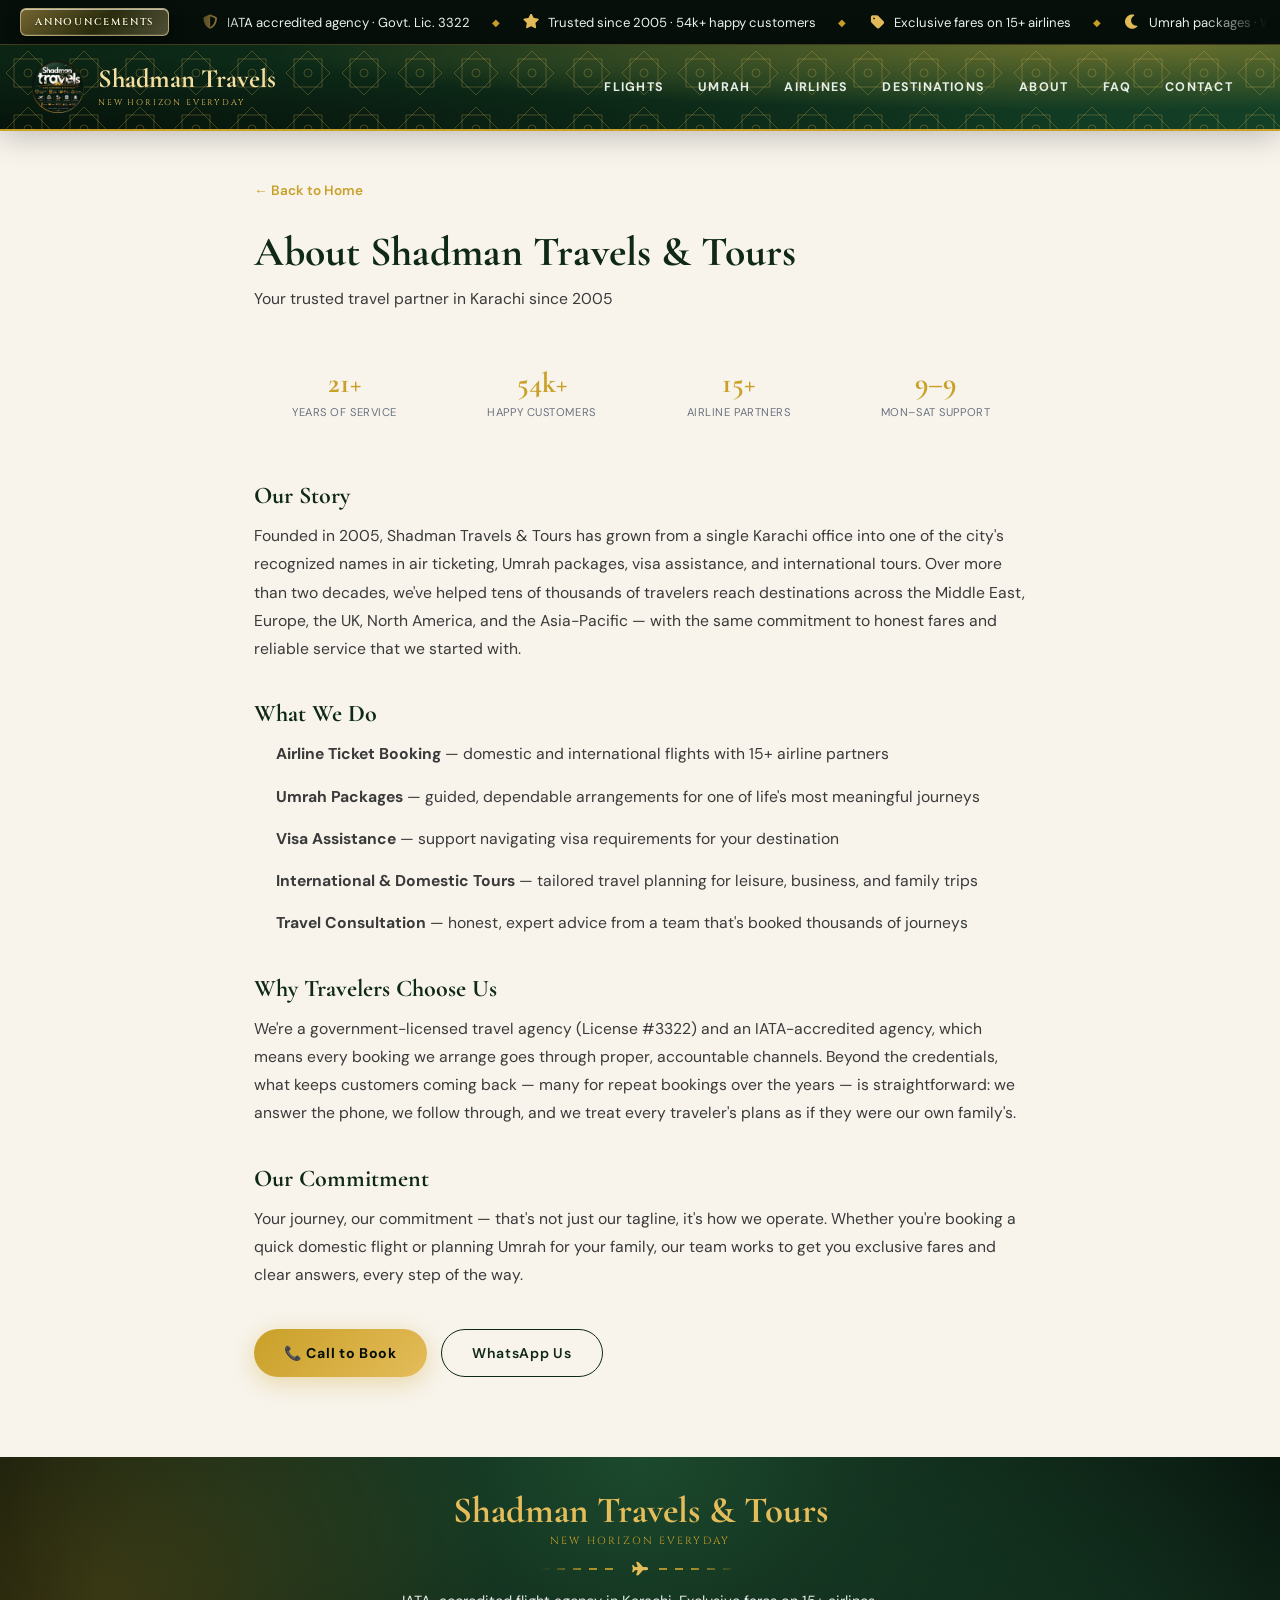
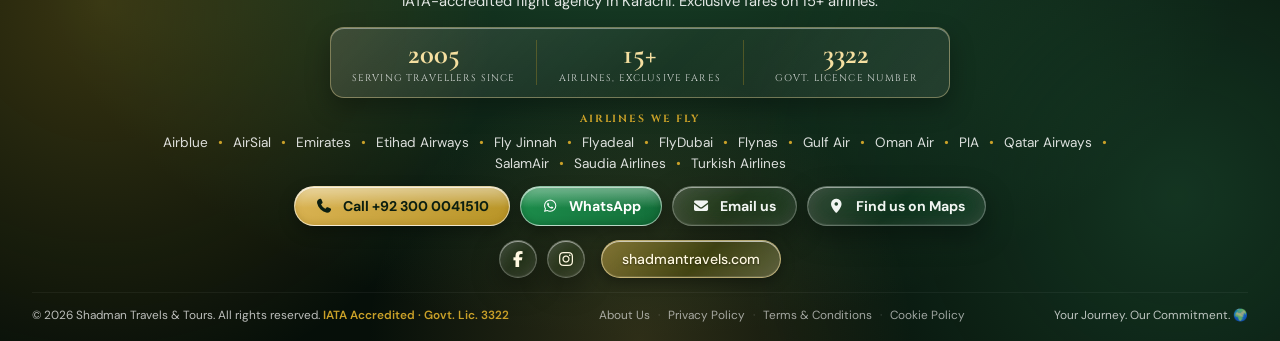
<file: pages/about.html>
<!DOCTYPE html>
<html lang="en">
<head>

<!-- Google Analytics 4 -->
<script async src="https://www.googletagmanager.com/gtag/js?id=G-054Q03RSLR"></script>
<script src="/js/analytics-init.js"></script>

<!-- Microsoft Clarity -->
<script src="/js/clarity-init.js"></script>

<meta charset="UTF-8">
<meta name="viewport" content="width=device-width, initial-scale=1.0">
<title>About Us | Shadman Travels & Tours — 21+ Years Serving Karachi</title>
<meta name="description" content="Shadman Travels & Tours has been Karachi's trusted travel partner since 2005 — IATA accredited, 54,000+ customers served, 15+ airline partners.">
<link rel="canonical" href="https://shadmantravels.com/pages/about.html">
<link rel="stylesheet" href="/css/variables.css">
<link rel="stylesheet" href="/css/main.css">
<link rel="stylesheet" href="/css/navbar.css">
<link rel="stylesheet" href="/css/footer.css">
<link rel="stylesheet" href="/css/responsive.css">
<link rel="stylesheet" href="/css/glass.css?v=20261103">
<link rel="stylesheet" href="/css/fontawesome/all.min.css"/>
<style>
  .legal-wrap{max-width:820px;margin:0 auto;padding:48px 24px 80px;color:var(--ink);}
  .legal-wrap h1{font-family:'Cormorant Garamond',serif;font-size:2.6rem;color:var(--g700);margin-bottom:8px;}
  .legal-sub{color:var(--muted);font-size:1rem;margin-bottom:40px;}
  .legal-wrap h2{font-family:'Cormorant Garamond',serif;font-size:1.5rem;color:var(--g700);margin:36px 0 12px;}
  .legal-wrap p, .legal-wrap li{font-size:.98rem;line-height:1.8;color:#3a3a3a;margin-bottom:14px;}
  .legal-wrap ul{padding-left:22px;margin-bottom:16px;}
  .back-home{display:inline-block;margin-bottom:28px;font-size:.85rem;color:var(--gold);font-weight:600;}
  .about-stats{display:grid;grid-template-columns:repeat(4,1fr);gap:16px;margin:32px 0 40px;text-align:center;}
  .about-stats div{background:var(--cream);border-radius:12px;padding:20px 8px;}
  .about-stats .n{font-family:'Cormorant Garamond',serif;font-size:1.8rem;font-weight:700;color:var(--gold);display:block;}
  .about-stats .l{font-size:.7rem;color:var(--muted);text-transform:uppercase;letter-spacing:.05em;}
  .cta-row{margin-top:40px;display:flex;gap:14px;flex-wrap:wrap;}
  @media (max-width:600px){.about-stats{grid-template-columns:1fr 1fr;}}
</style>
</head>
<body>

<!-- INCLUDE:navbar -->
<!-- Announcement bar: running ticker. Messages come from data/announcements.json (see js/navbar.js).
     Stays hidden if the data cannot be loaded. -->
<div class="ab" id="announceBar" role="region" aria-label="Announcements" hidden>
  <div class="ab-inner">
    <span class="ab-label">Announcements</span>
    <div class="ab-ticker"><div class="ab-track" id="abTrack"></div></div>
  </div>
</div>

<nav id="navbar" aria-label="Main">
  <div class="nav-inner">

    <!-- Brand -->
    <a href="/" class="nav-brand">
      <picture>
        <source srcset="/images/logos/logo.webp" type="image/webp">
        <img src="/images/logos/logo.png" alt="Shadman Travels & Tours logo" class="nav-logo-img">
      </picture>
      <div class="brand-text">
        <div class="name">Shadman Travels</div>
        <div class="tag">New Horizon Everyday</div>
      </div>
    </a>

    <!-- Desktop navigation links -->
    <div class="nav-menu">
      <a href="/#flights"      class="nav-link">Flights</a>
      <a href="/pages/umrah-packages.html" target="_blank" rel="noopener" class="nav-link umrah-dual-link">Umrah</a>
      <a href="/#airlines"     class="nav-link">Airlines</a>
      <a href="/#destinations" class="nav-link">Destinations</a>
      <a href="/#why-us"       class="nav-link">About</a>
      <a href="/#faq"          class="nav-link">FAQ</a>
      <a href="/#contact"      class="nav-link">Contact</a>
    </div>

    <!-- Phones and tablets only: licence pill (the menu lives in the bottom dock) -->
    <span class="nav-lic">Since 2005</span>

  </div>
</nav>
<!-- /INCLUDE:navbar -->

<!-- INCLUDE:mobile-menu -->
<!-- Full-screen route menu (phones and tablets). Opened by the dock's Menu button, see js/navbar.js -->
<div class="mobile-menu" id="mobileMenu" role="dialog" aria-label="Site menu" aria-hidden="true">
  <div class="mm-head">
    <div class="mm-label">Choose your route</div>
    <button type="button" class="mm-close" id="mmClose" aria-label="Close menu"><i class="fa-solid fa-xmark" aria-hidden="true"></i></button>
  </div>

  <div class="mm-route">
    <a href="/#flights" class="mm-stop">
      <i class="fa-solid fa-plane mm-plane" aria-hidden="true"></i>
      <span class="mm-name">Flights</span><span class="mm-cap">Search and get a fare quote</span>
    </a>
    <a href="/pages/umrah-packages.html" target="_blank" rel="noopener" class="mm-stop umrah-dual-link">
      <i class="fa-solid fa-plane mm-plane" aria-hidden="true"></i>
      <span class="mm-name">Umrah</span><span class="mm-cap">Packages and hotels</span>
    </a>
    <a href="/#airlines" class="mm-stop">
      <i class="fa-solid fa-plane mm-plane" aria-hidden="true"></i>
      <span class="mm-name">Airlines</span><span class="mm-cap">15+ airline partners</span>
    </a>
    <a href="/#destinations" class="mm-stop">
      <i class="fa-solid fa-plane mm-plane" aria-hidden="true"></i>
      <span class="mm-name">Destinations</span><span class="mm-cap">Where we fly</span>
    </a>
    <a href="/#why-us" class="mm-stop">
      <i class="fa-solid fa-plane mm-plane" aria-hidden="true"></i>
      <span class="mm-name">Why Us</span><span class="mm-cap">IATA-accredited agency</span>
    </a>
    <a href="/#faq" class="mm-stop">
      <i class="fa-solid fa-plane mm-plane" aria-hidden="true"></i>
      <span class="mm-name">FAQ</span><span class="mm-cap">Quick answers</span>
    </a>
    <a href="/#contact" class="mm-stop">
      <i class="fa-solid fa-plane mm-plane" aria-hidden="true"></i>
      <span class="mm-name">Contact</span><span class="mm-cap">Call or WhatsApp us</span>
    </a>
  </div>
</div>

<!-- Permanent bottom dock (phones and tablets) -->
<div class="dock" id="dock" role="navigation" aria-label="Quick actions">
  <a href="/#flights" class="dock-item"><i class="fa-solid fa-plane" aria-hidden="true"></i><span>Flights</span></a>
  <a href="/#umrah" class="dock-item"><i class="fa-solid fa-moon" aria-hidden="true"></i><span>Umrah</span></a>
  <a href="tel:+923000041510" class="dock-call" aria-label="Call now"><i class="fa-solid fa-phone" aria-hidden="true"></i></a>
  <a href="https://wa.me/923000041510" class="dock-item dock-chat" target="_blank" rel="noopener"><i class="fa-brands fa-whatsapp" aria-hidden="true"></i><span>Chat</span></a>
  <button type="button" class="dock-item" id="dockMenu" aria-label="Open menu" aria-expanded="false" aria-controls="mobileMenu"><i class="fa-solid fa-bars" aria-hidden="true"></i><span>Menu</span></button>
</div>
<!-- /INCLUDE:mobile-menu -->

<main class="legal-wrap">
  <a href="/" class="back-home">← Back to Home</a>
  <h1>About Shadman Travels & Tours</h1>
  <p class="legal-sub">Your trusted travel partner in Karachi since 2005</p>

  <div class="about-stats">
    <div><span class="n">21+</span><span class="l">Years of Service</span></div>
    <div><span class="n">54k+</span><span class="l">Happy Customers</span></div>
    <div><span class="n">15+</span><span class="l">Airline Partners</span></div>
    <div><span class="n">9–9</span><span class="l">Mon–Sat Support</span></div>
  </div>

  <h2>Our Story</h2>
  <p>Founded in 2005, Shadman Travels & Tours has grown from a single Karachi office into one of the city's recognized names in air ticketing, Umrah packages, visa assistance, and international tours. Over more than two decades, we've helped tens of thousands of travelers reach destinations across the Middle East, Europe, the UK, North America, and the Asia-Pacific — with the same commitment to honest fares and reliable service that we started with.</p>

  <h2>What We Do</h2>
  <ul>
    <li><strong>Airline Ticket Booking</strong> — domestic and international flights with 15+ airline partners</li>
    <li><strong>Umrah Packages</strong> — guided, dependable arrangements for one of life's most meaningful journeys</li>
    <li><strong>Visa Assistance</strong> — support navigating visa requirements for your destination</li>
    <li><strong>International & Domestic Tours</strong> — tailored travel planning for leisure, business, and family trips</li>
    <li><strong>Travel Consultation</strong> — honest, expert advice from a team that's booked thousands of journeys</li>
  </ul>

  <h2>Why Travelers Choose Us</h2>
  <p>We're a government-licensed travel agency (License #3322) and an IATA-accredited agency, which means every booking we arrange goes through proper, accountable channels. Beyond the credentials, what keeps customers coming back — many for repeat bookings over the years — is straightforward: we answer the phone, we follow through, and we treat every traveler's plans as if they were our own family's.</p>

  <h2>Our Commitment</h2>
  <p>Your journey, our commitment — that's not just our tagline, it's how we operate. Whether you're booking a quick domestic flight or planning Umrah for your family, our team works to get you exclusive fares and clear answers, every step of the way.</p>

  <div class="cta-row">
    <a href="tel:+923000041510" class="btn-gold">📞 Call to Book</a>
    <a href="https://wa.me/923000041510" class="btn-ghost" style="color:var(--g700);border-color:var(--g700);" target="_blank" rel="noopener">WhatsApp Us</a>
  </div>
</main>

<!-- INCLUDE:footer -->
<footer>
  <div class="foot-inner f2">

    <!-- Brand -->
    <div class="f2-brand">
      <div class="f2-name">Shadman Travels &amp; Tours</div>
      <span class="f2-tag">New Horizon Everyday</span>
    </div>

    <div class="f2-path" aria-hidden="true"><i class="fa-solid fa-plane"></i></div>

    <p class="f2-desc">IATA-accredited flight agency in Karachi. Exclusive fares on 15+ airlines.</p>

    <!-- Trust panel -->
    <div class="f2-trust">
      <div class="f2-stat"><span class="f2-num">2005</span><span class="f2-lbl">Serving travellers since</span></div>
      <div class="f2-stat"><span class="f2-num">15+</span><span class="f2-lbl">Airlines, exclusive fares</span></div>
      <div class="f2-stat"><span class="f2-num">3322</span><span class="f2-lbl">Govt. licence number</span></div>
    </div>

    <!-- Airlines -->
    <div class="f2-airlines">
      <h4>Airlines we fly</h4>
      <ul>
        <li class="foot-airline-name">Airblue</li>
        <li class="foot-airline-name">AirSial</li>
        <li class="foot-airline-name">Emirates</li>
        <li class="foot-airline-name">Etihad Airways</li>
        <li class="foot-airline-name">Fly Jinnah</li>
        <li class="foot-airline-name">Flyadeal</li>
        <li class="foot-airline-name">FlyDubai</li>
        <li class="foot-airline-name">Flynas</li>
        <li class="foot-airline-name">Gulf Air</li>
        <li class="foot-airline-name">Oman Air</li>
        <li class="foot-airline-name">PIA</li>
        <li class="foot-airline-name">Qatar Airways</li>
        <li class="foot-airline-name">SalamAir</li>
        <li class="foot-airline-name">Saudia Airlines</li>
        <li class="foot-airline-name">Turkish Airlines</li>
      </ul>
    </div>

    <!-- Contact buttons. id="contact" is the target of the navbar Contact link: keep it. -->
    <div class="f2-actions" id="contact">
      <a class="f2-btn f2-btn-call" href="tel:+923000041510"><i class="fa-solid fa-phone"></i> Call +92 300 0041510</a>
      <a class="f2-btn f2-btn-wa" href="https://wa.me/923000041510" target="_blank" rel="noopener"><i class="fa-brands fa-whatsapp"></i> WhatsApp</a>
      <a class="f2-btn f2-btn-ghost" href="mailto:shadmantravel@yahoo.com?subject=Travel%20Inquiry%20-%20Shadman%20Travels"><i class="fa-solid fa-envelope"></i> Email us</a>
      <a class="f2-btn f2-btn-ghost" href="https://maps.app.goo.gl/VC3xpDUezByyPFrX7" target="_blank" rel="noopener"><i class="fa-solid fa-location-dot"></i> Find us on Maps</a>
    </div>

    <!-- Social -->
    <div class="f2-social">
      <a class="f2-soc" href="https://www.facebook.com/shadmantravels/" target="_blank" rel="noopener" aria-label="Facebook"><i class="fa-brands fa-facebook-f"></i></a>
      <a class="f2-soc" href="https://instagram.com/shadman_travels" target="_blank" rel="noopener" aria-label="Instagram"><i class="fa-brands fa-instagram"></i></a>
      <a class="f2-site" href="https://shadmantravels.com" target="_blank" rel="noopener">shadmantravels.com</a>
    </div>

    <!-- Copyright bar -->
    <div class="foot-bottom">
      <p>© <span id="footer-year">2026</span> Shadman Travels &amp; Tours. All rights reserved. <span class="lic">IATA Accredited · Govt. Lic. 3322</span></p>
      <p class="foot-legal-links">
        <a href="/pages/about.html">About Us</a>
        <span>·</span>
        <a href="/pages/privacy-policy.html">Privacy Policy</a>
        <span>·</span>
        <a href="/pages/terms.html">Terms &amp; Conditions</a>
        <span>·</span>
        <a href="/pages/cookies.html">Cookie Policy</a>
      </p>
      <p>Your Journey. Our Commitment. 🌍</p>
    </div>

  </div>
</footer><!-- /footer -->
<!-- /INCLUDE:footer -->

<script src="/js/navbar.js" defer></script><script src="/js/footer-year.js"></script>
</body>
</html>
</file>
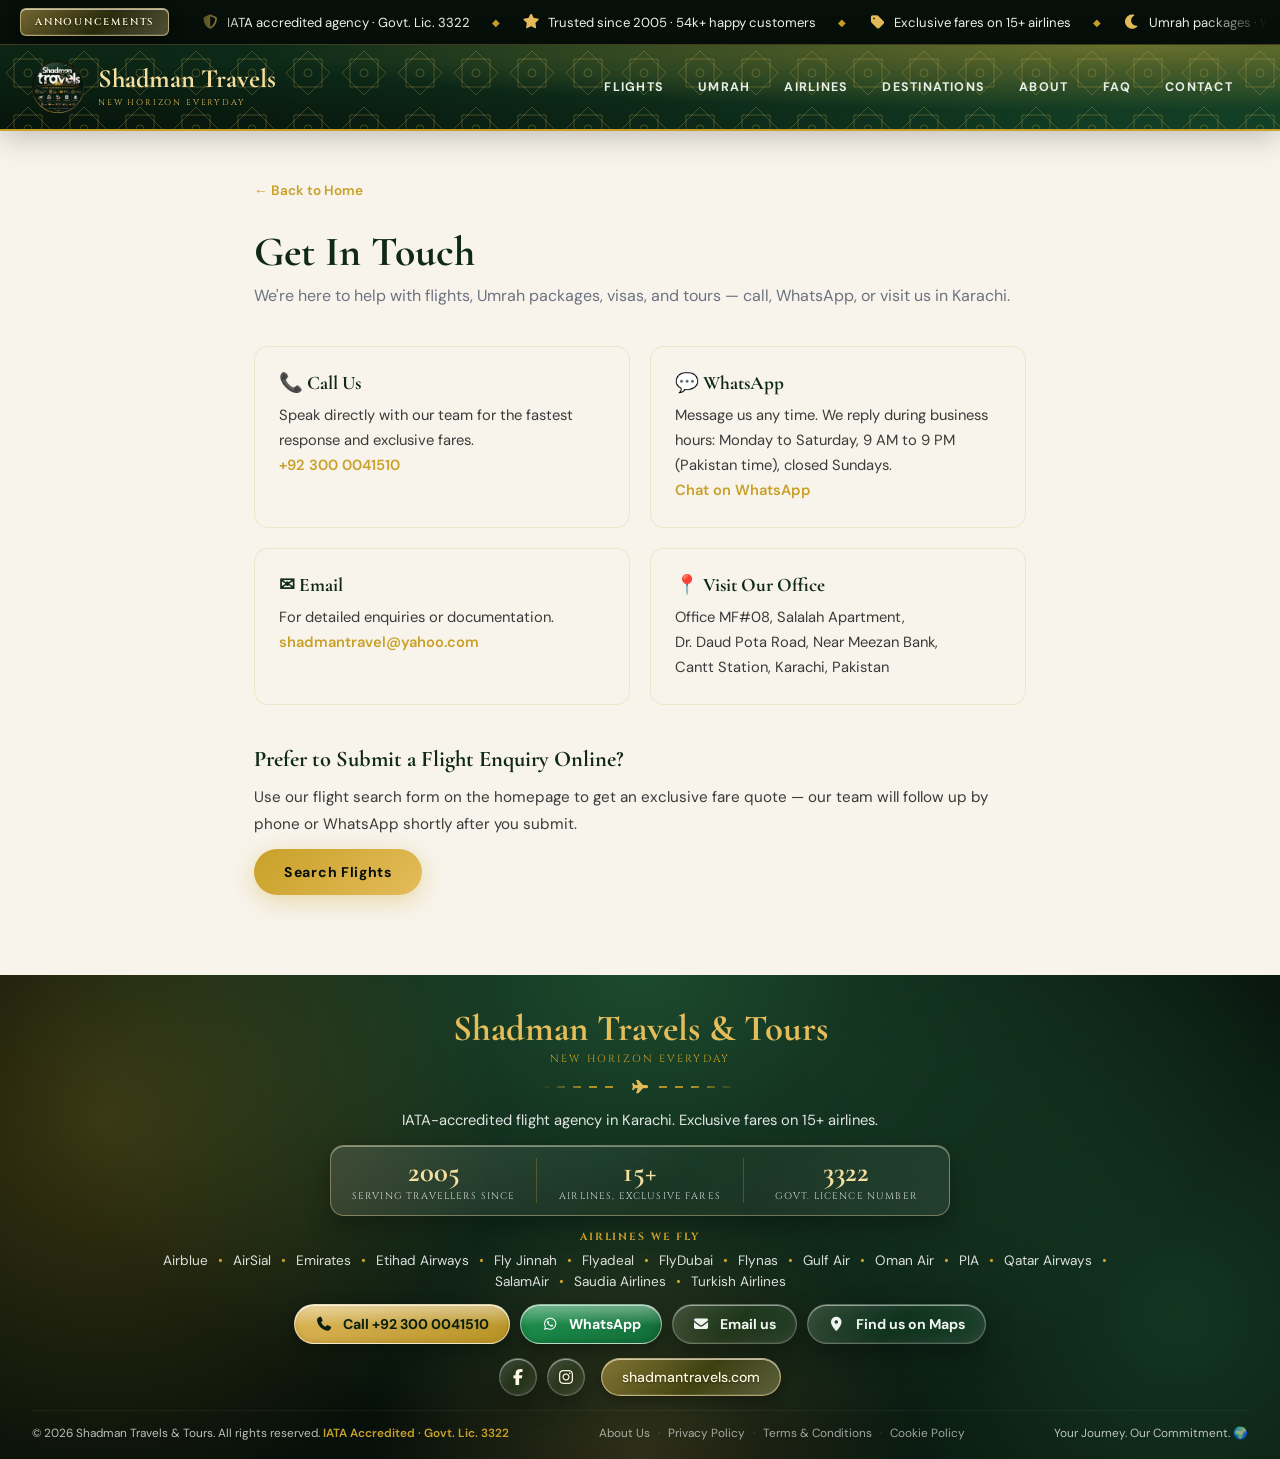
<file: pages/contact.html>
<!DOCTYPE html>
<html lang="en">
<head>
 
<!-- Google Analytics 4 -->
<script async src="https://www.googletagmanager.com/gtag/js?id=G-054Q03RSLR"></script>
<script src="/js/analytics-init.js"></script>

<!-- Microsoft Clarity -->
<script src="/js/clarity-init.js"></script> 
<meta charset="UTF-8">
<meta name="viewport" content="width=device-width, initial-scale=1.0">
<title>Contact Us | Shadman Travels & Tours</title>
<meta name="description" content="Get in touch with Shadman Travels & Tours — call, WhatsApp, or visit our Karachi office for flight bookings, Umrah packages, and visa assistance.">
<link rel="canonical" href="https://shadmantravels.com/pages/contact.html">
<link rel="stylesheet" href="/css/variables.css">
<link rel="stylesheet" href="/css/main.css">
<link rel="stylesheet" href="/css/navbar.css">
<link rel="stylesheet" href="/css/footer.css">
<link rel="stylesheet" href="/css/responsive.css">
<link rel="stylesheet" href="/css/glass.css?v=20261103">
<link rel="stylesheet" href="/css/fontawesome/all.min.css"/>
<style>
  .legal-wrap{max-width:820px;margin:0 auto;padding:48px 24px 80px;color:var(--ink);}
  .legal-wrap h1{font-family:'Cormorant Garamond',serif;font-size:2.6rem;color:var(--g700);margin-bottom:8px;}
  .legal-sub{color:var(--muted);font-size:1rem;margin-bottom:40px;}
  .contact-grid-page{display:grid;grid-template-columns:1fr 1fr;gap:20px;margin-top:20px;}
  .contact-card{background:var(--cream);border-radius:14px;padding:24px;border:1px solid var(--border);}
  .contact-card h3{font-family:'Cormorant Garamond',serif;color:var(--g700);font-size:1.2rem;margin-bottom:8px;}
  .contact-card p{font-size:.92rem;color:#3a3a3a;line-height:1.7;}
  .contact-card a{color:var(--gold);font-weight:600;}
  @media (max-width:700px){.contact-grid-page{grid-template-columns:1fr;}}
</style>
</head>
<body>

<!-- INCLUDE:navbar -->
<!-- Announcement bar: running ticker. Messages come from data/announcements.json (see js/navbar.js).
     Stays hidden if the data cannot be loaded. -->
<div class="ab" id="announceBar" role="region" aria-label="Announcements" hidden>
  <div class="ab-inner">
    <span class="ab-label">Announcements</span>
    <div class="ab-ticker"><div class="ab-track" id="abTrack"></div></div>
  </div>
</div>

<nav id="navbar" aria-label="Main">
  <div class="nav-inner">

    <!-- Brand -->
    <a href="/" class="nav-brand">
      <picture>
        <source srcset="/images/logos/logo.webp" type="image/webp">
        <img src="/images/logos/logo.png" alt="Shadman Travels & Tours logo" class="nav-logo-img">
      </picture>
      <div class="brand-text">
        <div class="name">Shadman Travels</div>
        <div class="tag">New Horizon Everyday</div>
      </div>
    </a>

    <!-- Desktop navigation links -->
    <div class="nav-menu">
      <a href="/#flights"      class="nav-link">Flights</a>
      <a href="/pages/umrah-packages.html" target="_blank" rel="noopener" class="nav-link umrah-dual-link">Umrah</a>
      <a href="/#airlines"     class="nav-link">Airlines</a>
      <a href="/#destinations" class="nav-link">Destinations</a>
      <a href="/#why-us"       class="nav-link">About</a>
      <a href="/#faq"          class="nav-link">FAQ</a>
      <a href="/#contact"      class="nav-link">Contact</a>
    </div>

    <!-- Phones and tablets only: licence pill (the menu lives in the bottom dock) -->
    <span class="nav-lic">Since 2005</span>

  </div>
</nav>
<!-- /INCLUDE:navbar -->

<!-- INCLUDE:mobile-menu -->
<!-- Full-screen route menu (phones and tablets). Opened by the dock's Menu button, see js/navbar.js -->
<div class="mobile-menu" id="mobileMenu" role="dialog" aria-label="Site menu" aria-hidden="true">
  <div class="mm-head">
    <div class="mm-label">Choose your route</div>
    <button type="button" class="mm-close" id="mmClose" aria-label="Close menu"><i class="fa-solid fa-xmark" aria-hidden="true"></i></button>
  </div>

  <div class="mm-route">
    <a href="/#flights" class="mm-stop">
      <i class="fa-solid fa-plane mm-plane" aria-hidden="true"></i>
      <span class="mm-name">Flights</span><span class="mm-cap">Search and get a fare quote</span>
    </a>
    <a href="/pages/umrah-packages.html" target="_blank" rel="noopener" class="mm-stop umrah-dual-link">
      <i class="fa-solid fa-plane mm-plane" aria-hidden="true"></i>
      <span class="mm-name">Umrah</span><span class="mm-cap">Packages and hotels</span>
    </a>
    <a href="/#airlines" class="mm-stop">
      <i class="fa-solid fa-plane mm-plane" aria-hidden="true"></i>
      <span class="mm-name">Airlines</span><span class="mm-cap">15+ airline partners</span>
    </a>
    <a href="/#destinations" class="mm-stop">
      <i class="fa-solid fa-plane mm-plane" aria-hidden="true"></i>
      <span class="mm-name">Destinations</span><span class="mm-cap">Where we fly</span>
    </a>
    <a href="/#why-us" class="mm-stop">
      <i class="fa-solid fa-plane mm-plane" aria-hidden="true"></i>
      <span class="mm-name">Why Us</span><span class="mm-cap">IATA-accredited agency</span>
    </a>
    <a href="/#faq" class="mm-stop">
      <i class="fa-solid fa-plane mm-plane" aria-hidden="true"></i>
      <span class="mm-name">FAQ</span><span class="mm-cap">Quick answers</span>
    </a>
    <a href="/#contact" class="mm-stop">
      <i class="fa-solid fa-plane mm-plane" aria-hidden="true"></i>
      <span class="mm-name">Contact</span><span class="mm-cap">Call or WhatsApp us</span>
    </a>
  </div>
</div>

<!-- Permanent bottom dock (phones and tablets) -->
<div class="dock" id="dock" role="navigation" aria-label="Quick actions">
  <a href="/#flights" class="dock-item"><i class="fa-solid fa-plane" aria-hidden="true"></i><span>Flights</span></a>
  <a href="/#umrah" class="dock-item"><i class="fa-solid fa-moon" aria-hidden="true"></i><span>Umrah</span></a>
  <a href="tel:+923000041510" class="dock-call" aria-label="Call now"><i class="fa-solid fa-phone" aria-hidden="true"></i></a>
  <a href="https://wa.me/923000041510" class="dock-item dock-chat" target="_blank" rel="noopener"><i class="fa-brands fa-whatsapp" aria-hidden="true"></i><span>Chat</span></a>
  <button type="button" class="dock-item" id="dockMenu" aria-label="Open menu" aria-expanded="false" aria-controls="mobileMenu"><i class="fa-solid fa-bars" aria-hidden="true"></i><span>Menu</span></button>
</div>
<!-- /INCLUDE:mobile-menu -->

<main class="legal-wrap">
  <a href="/" class="back-home" style="display:inline-block;margin-bottom:28px;font-size:.85rem;color:var(--gold);font-weight:600;">← Back to Home</a>
  <h1>Get In Touch</h1>
  <p class="legal-sub">We're here to help with flights, Umrah packages, visas, and tours — call, WhatsApp, or visit us in Karachi.</p>

  <div class="contact-grid-page">
    <div class="contact-card">
      <h3>📞 Call Us</h3>
      <p>Speak directly with our team for the fastest response and exclusive fares.</p>
      <p><a href="tel:+923000041510">+92 300 0041510</a></p>
    </div>
    <div class="contact-card">
      <h3>💬 WhatsApp</h3>
      <p>Message us any time. We reply during business hours: Monday to Saturday, 9 AM to 9 PM (Pakistan time), closed Sundays.</p>
      <p><a href="https://wa.me/923000041510" target="_blank" rel="noopener">Chat on WhatsApp</a></p>
    </div>
    <div class="contact-card">
      <h3>✉ Email</h3>
      <p>For detailed enquiries or documentation.</p>
      <p><a href="mailto:shadmantravel@yahoo.com">shadmantravel@yahoo.com</a></p>
    </div>
    <div class="contact-card">
      <h3>📍 Visit Our Office</h3>
      <p>Office MF#08, Salalah Apartment,<br>Dr. Daud Pota Road, Near Meezan Bank,<br>Cantt Station, Karachi, Pakistan</p>
    </div>
  </div>

  <h2 style="font-family:'Cormorant Garamond',serif;color:var(--g700);font-size:1.4rem;margin:40px 0 12px;">Prefer to Submit a Flight Enquiry Online?</h2>
  <p style="font-size:.95rem;line-height:1.75;color:#3a3a3a;">Use our flight search form on the homepage to get an exclusive fare quote — our team will follow up by phone or WhatsApp shortly after you submit.</p>
  <a href="/#flights" class="btn-gold" style="margin-top:12px;display:inline-flex;">Search Flights</a>
</main>

<!-- INCLUDE:footer -->
<footer>
  <div class="foot-inner f2">

    <!-- Brand -->
    <div class="f2-brand">
      <div class="f2-name">Shadman Travels &amp; Tours</div>
      <span class="f2-tag">New Horizon Everyday</span>
    </div>

    <div class="f2-path" aria-hidden="true"><i class="fa-solid fa-plane"></i></div>

    <p class="f2-desc">IATA-accredited flight agency in Karachi. Exclusive fares on 15+ airlines.</p>

    <!-- Trust panel -->
    <div class="f2-trust">
      <div class="f2-stat"><span class="f2-num">2005</span><span class="f2-lbl">Serving travellers since</span></div>
      <div class="f2-stat"><span class="f2-num">15+</span><span class="f2-lbl">Airlines, exclusive fares</span></div>
      <div class="f2-stat"><span class="f2-num">3322</span><span class="f2-lbl">Govt. licence number</span></div>
    </div>

    <!-- Airlines -->
    <div class="f2-airlines">
      <h4>Airlines we fly</h4>
      <ul>
        <li class="foot-airline-name">Airblue</li>
        <li class="foot-airline-name">AirSial</li>
        <li class="foot-airline-name">Emirates</li>
        <li class="foot-airline-name">Etihad Airways</li>
        <li class="foot-airline-name">Fly Jinnah</li>
        <li class="foot-airline-name">Flyadeal</li>
        <li class="foot-airline-name">FlyDubai</li>
        <li class="foot-airline-name">Flynas</li>
        <li class="foot-airline-name">Gulf Air</li>
        <li class="foot-airline-name">Oman Air</li>
        <li class="foot-airline-name">PIA</li>
        <li class="foot-airline-name">Qatar Airways</li>
        <li class="foot-airline-name">SalamAir</li>
        <li class="foot-airline-name">Saudia Airlines</li>
        <li class="foot-airline-name">Turkish Airlines</li>
      </ul>
    </div>

    <!-- Contact buttons. id="contact" is the target of the navbar Contact link: keep it. -->
    <div class="f2-actions" id="contact">
      <a class="f2-btn f2-btn-call" href="tel:+923000041510"><i class="fa-solid fa-phone"></i> Call +92 300 0041510</a>
      <a class="f2-btn f2-btn-wa" href="https://wa.me/923000041510" target="_blank" rel="noopener"><i class="fa-brands fa-whatsapp"></i> WhatsApp</a>
      <a class="f2-btn f2-btn-ghost" href="mailto:shadmantravel@yahoo.com?subject=Travel%20Inquiry%20-%20Shadman%20Travels"><i class="fa-solid fa-envelope"></i> Email us</a>
      <a class="f2-btn f2-btn-ghost" href="https://maps.app.goo.gl/VC3xpDUezByyPFrX7" target="_blank" rel="noopener"><i class="fa-solid fa-location-dot"></i> Find us on Maps</a>
    </div>

    <!-- Social -->
    <div class="f2-social">
      <a class="f2-soc" href="https://www.facebook.com/shadmantravels/" target="_blank" rel="noopener" aria-label="Facebook"><i class="fa-brands fa-facebook-f"></i></a>
      <a class="f2-soc" href="https://instagram.com/shadman_travels" target="_blank" rel="noopener" aria-label="Instagram"><i class="fa-brands fa-instagram"></i></a>
      <a class="f2-site" href="https://shadmantravels.com" target="_blank" rel="noopener">shadmantravels.com</a>
    </div>

    <!-- Copyright bar -->
    <div class="foot-bottom">
      <p>© <span id="footer-year">2026</span> Shadman Travels &amp; Tours. All rights reserved. <span class="lic">IATA Accredited · Govt. Lic. 3322</span></p>
      <p class="foot-legal-links">
        <a href="/pages/about.html">About Us</a>
        <span>·</span>
        <a href="/pages/privacy-policy.html">Privacy Policy</a>
        <span>·</span>
        <a href="/pages/terms.html">Terms &amp; Conditions</a>
        <span>·</span>
        <a href="/pages/cookies.html">Cookie Policy</a>
      </p>
      <p>Your Journey. Our Commitment. 🌍</p>
    </div>

  </div>
</footer><!-- /footer -->
<!-- /INCLUDE:footer -->

<script src="/js/navbar.js" defer></script><script src="/js/footer-year.js"></script>
</body>
</html>
</file>
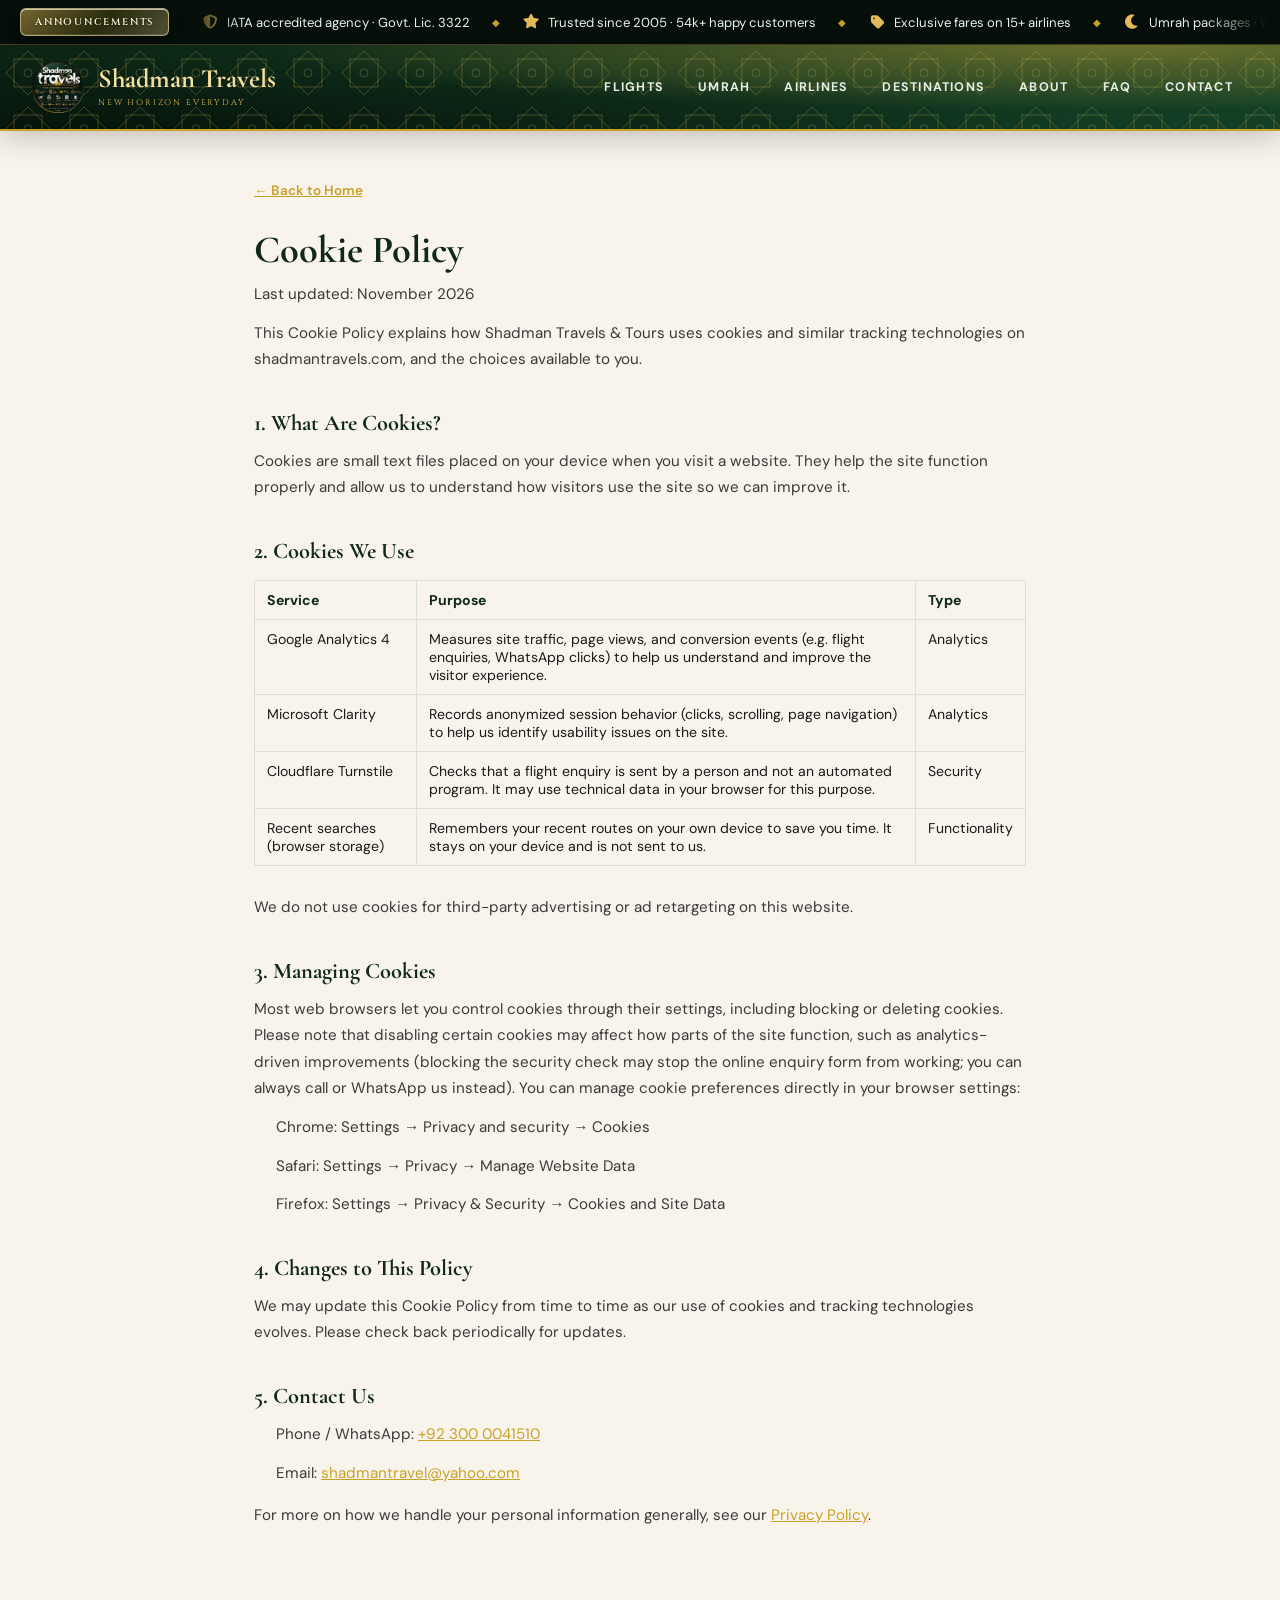
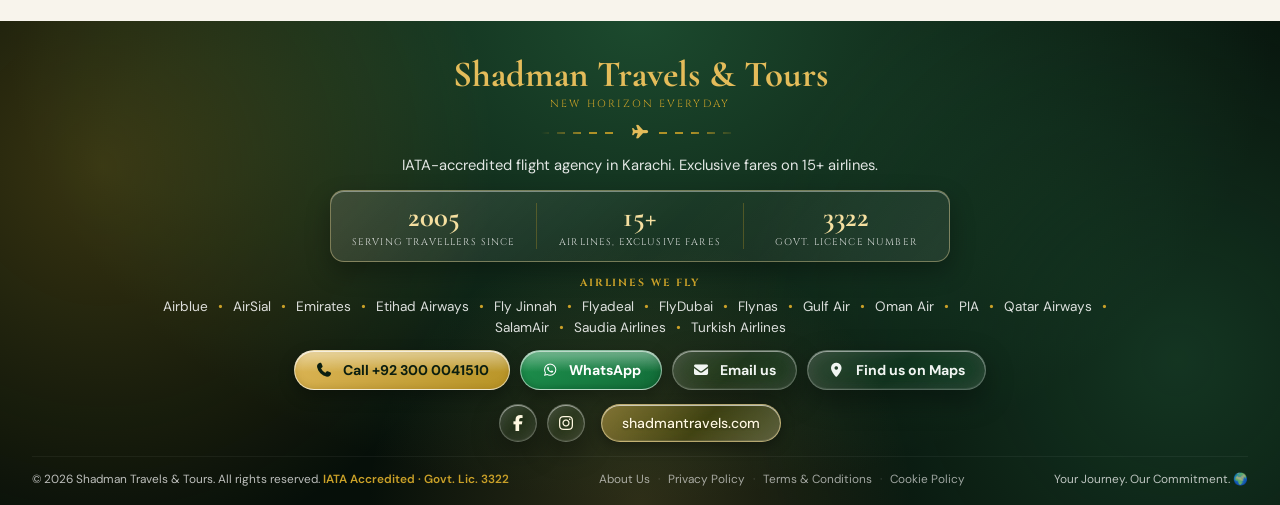
<file: pages/cookies.html>
<!DOCTYPE html>
<html lang="en">
<head>

<!-- Google Analytics 4 -->
<script async src="https://www.googletagmanager.com/gtag/js?id=G-054Q03RSLR"></script>
<script src="/js/analytics-init.js"></script>

<!-- Microsoft Clarity -->
<script src="/js/clarity-init.js"></script>

<meta charset="UTF-8">
<meta name="viewport" content="width=device-width, initial-scale=1.0">
<title>Cookie Policy | Shadman Travels & Tours</title>
<meta name="description" content="Learn how Shadman Travels & Tours uses cookies and similar technologies on shadmantravels.com.">
<link rel="canonical" href="https://shadmantravels.com/pages/cookies.html">
<link rel="stylesheet" href="/css/variables.css">
<link rel="stylesheet" href="/css/main.css">
<link rel="stylesheet" href="/css/navbar.css">
<link rel="stylesheet" href="/css/footer.css">
<link rel="stylesheet" href="/css/responsive.css">
<link rel="stylesheet" href="/css/glass.css?v=20261103">
<link rel="stylesheet" href="/css/fontawesome/all.min.css"/>
<style>
  .legal-wrap{max-width:820px;margin:0 auto;padding:48px 24px 80px;color:var(--ink);}
  .legal-wrap h1{font-family:'Cormorant Garamond',serif;font-size:2.4rem;color:var(--g700);margin-bottom:8px;}
  .legal-updated{color:var(--muted);font-size:.85rem;margin-bottom:40px;}
  .legal-wrap h2{font-family:'Cormorant Garamond',serif;font-size:1.4rem;color:var(--g700);margin:36px 0 12px;}
  .legal-wrap p, .legal-wrap li{font-size:.95rem;line-height:1.75;color:#3a3a3a;margin-bottom:12px;}
  .legal-wrap ul{padding-left:22px;margin-bottom:16px;}
  .legal-wrap a{color:var(--gold);text-decoration:underline;}
  .back-home{display:inline-block;margin-bottom:28px;font-size:.85rem;color:var(--gold);font-weight:600;}
  .cookie-table{width:100%;border-collapse:collapse;margin:16px 0 28px;font-size:.88rem;}
  .cookie-table th,.cookie-table td{border:1px solid #ddd;padding:10px 12px;text-align:left;vertical-align:top;}
  .cookie-table th{background:var(--cream);color:var(--g700);}
</style>
</head>
<body>

<!-- INCLUDE:navbar -->
<!-- Announcement bar: running ticker. Messages come from data/announcements.json (see js/navbar.js).
     Stays hidden if the data cannot be loaded. -->
<div class="ab" id="announceBar" role="region" aria-label="Announcements" hidden>
  <div class="ab-inner">
    <span class="ab-label">Announcements</span>
    <div class="ab-ticker"><div class="ab-track" id="abTrack"></div></div>
  </div>
</div>

<nav id="navbar" aria-label="Main">
  <div class="nav-inner">

    <!-- Brand -->
    <a href="/" class="nav-brand">
      <picture>
        <source srcset="/images/logos/logo.webp" type="image/webp">
        <img src="/images/logos/logo.png" alt="Shadman Travels & Tours logo" class="nav-logo-img">
      </picture>
      <div class="brand-text">
        <div class="name">Shadman Travels</div>
        <div class="tag">New Horizon Everyday</div>
      </div>
    </a>

    <!-- Desktop navigation links -->
    <div class="nav-menu">
      <a href="/#flights"      class="nav-link">Flights</a>
      <a href="/pages/umrah-packages.html" target="_blank" rel="noopener" class="nav-link umrah-dual-link">Umrah</a>
      <a href="/#airlines"     class="nav-link">Airlines</a>
      <a href="/#destinations" class="nav-link">Destinations</a>
      <a href="/#why-us"       class="nav-link">About</a>
      <a href="/#faq"          class="nav-link">FAQ</a>
      <a href="/#contact"      class="nav-link">Contact</a>
    </div>

    <!-- Phones and tablets only: licence pill (the menu lives in the bottom dock) -->
    <span class="nav-lic">Since 2005</span>

  </div>
</nav>
<!-- /INCLUDE:navbar -->

<!-- INCLUDE:mobile-menu -->
<!-- Full-screen route menu (phones and tablets). Opened by the dock's Menu button, see js/navbar.js -->
<div class="mobile-menu" id="mobileMenu" role="dialog" aria-label="Site menu" aria-hidden="true">
  <div class="mm-head">
    <div class="mm-label">Choose your route</div>
    <button type="button" class="mm-close" id="mmClose" aria-label="Close menu"><i class="fa-solid fa-xmark" aria-hidden="true"></i></button>
  </div>

  <div class="mm-route">
    <a href="/#flights" class="mm-stop">
      <i class="fa-solid fa-plane mm-plane" aria-hidden="true"></i>
      <span class="mm-name">Flights</span><span class="mm-cap">Search and get a fare quote</span>
    </a>
    <a href="/pages/umrah-packages.html" target="_blank" rel="noopener" class="mm-stop umrah-dual-link">
      <i class="fa-solid fa-plane mm-plane" aria-hidden="true"></i>
      <span class="mm-name">Umrah</span><span class="mm-cap">Packages and hotels</span>
    </a>
    <a href="/#airlines" class="mm-stop">
      <i class="fa-solid fa-plane mm-plane" aria-hidden="true"></i>
      <span class="mm-name">Airlines</span><span class="mm-cap">15+ airline partners</span>
    </a>
    <a href="/#destinations" class="mm-stop">
      <i class="fa-solid fa-plane mm-plane" aria-hidden="true"></i>
      <span class="mm-name">Destinations</span><span class="mm-cap">Where we fly</span>
    </a>
    <a href="/#why-us" class="mm-stop">
      <i class="fa-solid fa-plane mm-plane" aria-hidden="true"></i>
      <span class="mm-name">Why Us</span><span class="mm-cap">IATA-accredited agency</span>
    </a>
    <a href="/#faq" class="mm-stop">
      <i class="fa-solid fa-plane mm-plane" aria-hidden="true"></i>
      <span class="mm-name">FAQ</span><span class="mm-cap">Quick answers</span>
    </a>
    <a href="/#contact" class="mm-stop">
      <i class="fa-solid fa-plane mm-plane" aria-hidden="true"></i>
      <span class="mm-name">Contact</span><span class="mm-cap">Call or WhatsApp us</span>
    </a>
  </div>
</div>

<!-- Permanent bottom dock (phones and tablets) -->
<div class="dock" id="dock" role="navigation" aria-label="Quick actions">
  <a href="/#flights" class="dock-item"><i class="fa-solid fa-plane" aria-hidden="true"></i><span>Flights</span></a>
  <a href="/#umrah" class="dock-item"><i class="fa-solid fa-moon" aria-hidden="true"></i><span>Umrah</span></a>
  <a href="tel:+923000041510" class="dock-call" aria-label="Call now"><i class="fa-solid fa-phone" aria-hidden="true"></i></a>
  <a href="https://wa.me/923000041510" class="dock-item dock-chat" target="_blank" rel="noopener"><i class="fa-brands fa-whatsapp" aria-hidden="true"></i><span>Chat</span></a>
  <button type="button" class="dock-item" id="dockMenu" aria-label="Open menu" aria-expanded="false" aria-controls="mobileMenu"><i class="fa-solid fa-bars" aria-hidden="true"></i><span>Menu</span></button>
</div>
<!-- /INCLUDE:mobile-menu -->

<main class="legal-wrap">
  <a href="/" class="back-home">← Back to Home</a>
  <h1>Cookie Policy</h1>
  <p class="legal-updated">Last updated: November 2026</p>

  <p>This Cookie Policy explains how Shadman Travels & Tours uses cookies and similar tracking technologies on shadmantravels.com, and the choices available to you.</p>

  <h2>1. What Are Cookies?</h2>
  <p>Cookies are small text files placed on your device when you visit a website. They help the site function properly and allow us to understand how visitors use the site so we can improve it.</p>

  <h2>2. Cookies We Use</h2>
  <table class="cookie-table">
    <tr><th>Service</th><th>Purpose</th><th>Type</th></tr>
    <tr><td>Google Analytics 4</td><td>Measures site traffic, page views, and conversion events (e.g. flight enquiries, WhatsApp clicks) to help us understand and improve the visitor experience.</td><td>Analytics</td></tr>
    <tr><td>Microsoft Clarity</td><td>Records anonymized session behavior (clicks, scrolling, page navigation) to help us identify usability issues on the site.</td><td>Analytics</td></tr>
    <tr><td>Cloudflare Turnstile</td><td>Checks that a flight enquiry is sent by a person and not an automated program. It may use technical data in your browser for this purpose.</td><td>Security</td></tr>
    <tr><td>Recent searches (browser storage)</td><td>Remembers your recent routes on your own device to save you time. It stays on your device and is not sent to us.</td><td>Functionality</td></tr>
  </table>

  <p>We do not use cookies for third-party advertising or ad retargeting on this website.</p>

  <h2>3. Managing Cookies</h2>
  <p>Most web browsers let you control cookies through their settings, including blocking or deleting cookies. Please note that disabling certain cookies may affect how parts of the site function, such as analytics-driven improvements (blocking the security check may stop the online enquiry form from working; you can always call or WhatsApp us instead). You can manage cookie preferences directly in your browser settings:</p>
  <ul>
    <li>Chrome: Settings → Privacy and security → Cookies</li>
    <li>Safari: Settings → Privacy → Manage Website Data</li>
    <li>Firefox: Settings → Privacy & Security → Cookies and Site Data</li>
  </ul>

  <h2>4. Changes to This Policy</h2>
  <p>We may update this Cookie Policy from time to time as our use of cookies and tracking technologies evolves. Please check back periodically for updates.</p>

  <h2>5. Contact Us</h2>
  <ul>
    <li>Phone / WhatsApp: <a href="tel:+923000041510">+92 300 0041510</a></li>
    <li>Email: <a href="mailto:shadmantravel@yahoo.com">shadmantravel@yahoo.com</a></li>
  </ul>

  <p>For more on how we handle your personal information generally, see our <a href="/pages/privacy-policy.html">Privacy Policy</a>.</p>
</main>

<!-- INCLUDE:footer -->
<footer>
  <div class="foot-inner f2">

    <!-- Brand -->
    <div class="f2-brand">
      <div class="f2-name">Shadman Travels &amp; Tours</div>
      <span class="f2-tag">New Horizon Everyday</span>
    </div>

    <div class="f2-path" aria-hidden="true"><i class="fa-solid fa-plane"></i></div>

    <p class="f2-desc">IATA-accredited flight agency in Karachi. Exclusive fares on 15+ airlines.</p>

    <!-- Trust panel -->
    <div class="f2-trust">
      <div class="f2-stat"><span class="f2-num">2005</span><span class="f2-lbl">Serving travellers since</span></div>
      <div class="f2-stat"><span class="f2-num">15+</span><span class="f2-lbl">Airlines, exclusive fares</span></div>
      <div class="f2-stat"><span class="f2-num">3322</span><span class="f2-lbl">Govt. licence number</span></div>
    </div>

    <!-- Airlines -->
    <div class="f2-airlines">
      <h4>Airlines we fly</h4>
      <ul>
        <li class="foot-airline-name">Airblue</li>
        <li class="foot-airline-name">AirSial</li>
        <li class="foot-airline-name">Emirates</li>
        <li class="foot-airline-name">Etihad Airways</li>
        <li class="foot-airline-name">Fly Jinnah</li>
        <li class="foot-airline-name">Flyadeal</li>
        <li class="foot-airline-name">FlyDubai</li>
        <li class="foot-airline-name">Flynas</li>
        <li class="foot-airline-name">Gulf Air</li>
        <li class="foot-airline-name">Oman Air</li>
        <li class="foot-airline-name">PIA</li>
        <li class="foot-airline-name">Qatar Airways</li>
        <li class="foot-airline-name">SalamAir</li>
        <li class="foot-airline-name">Saudia Airlines</li>
        <li class="foot-airline-name">Turkish Airlines</li>
      </ul>
    </div>

    <!-- Contact buttons. id="contact" is the target of the navbar Contact link: keep it. -->
    <div class="f2-actions" id="contact">
      <a class="f2-btn f2-btn-call" href="tel:+923000041510"><i class="fa-solid fa-phone"></i> Call +92 300 0041510</a>
      <a class="f2-btn f2-btn-wa" href="https://wa.me/923000041510" target="_blank" rel="noopener"><i class="fa-brands fa-whatsapp"></i> WhatsApp</a>
      <a class="f2-btn f2-btn-ghost" href="mailto:shadmantravel@yahoo.com?subject=Travel%20Inquiry%20-%20Shadman%20Travels"><i class="fa-solid fa-envelope"></i> Email us</a>
      <a class="f2-btn f2-btn-ghost" href="https://maps.app.goo.gl/VC3xpDUezByyPFrX7" target="_blank" rel="noopener"><i class="fa-solid fa-location-dot"></i> Find us on Maps</a>
    </div>

    <!-- Social -->
    <div class="f2-social">
      <a class="f2-soc" href="https://www.facebook.com/shadmantravels/" target="_blank" rel="noopener" aria-label="Facebook"><i class="fa-brands fa-facebook-f"></i></a>
      <a class="f2-soc" href="https://instagram.com/shadman_travels" target="_blank" rel="noopener" aria-label="Instagram"><i class="fa-brands fa-instagram"></i></a>
      <a class="f2-site" href="https://shadmantravels.com" target="_blank" rel="noopener">shadmantravels.com</a>
    </div>

    <!-- Copyright bar -->
    <div class="foot-bottom">
      <p>© <span id="footer-year">2026</span> Shadman Travels &amp; Tours. All rights reserved. <span class="lic">IATA Accredited · Govt. Lic. 3322</span></p>
      <p class="foot-legal-links">
        <a href="/pages/about.html">About Us</a>
        <span>·</span>
        <a href="/pages/privacy-policy.html">Privacy Policy</a>
        <span>·</span>
        <a href="/pages/terms.html">Terms &amp; Conditions</a>
        <span>·</span>
        <a href="/pages/cookies.html">Cookie Policy</a>
      </p>
      <p>Your Journey. Our Commitment. 🌍</p>
    </div>

  </div>
</footer><!-- /footer -->
<!-- /INCLUDE:footer -->

<script src="/js/navbar.js" defer></script><script src="/js/footer-year.js"></script>
</body>
</html>
</file>
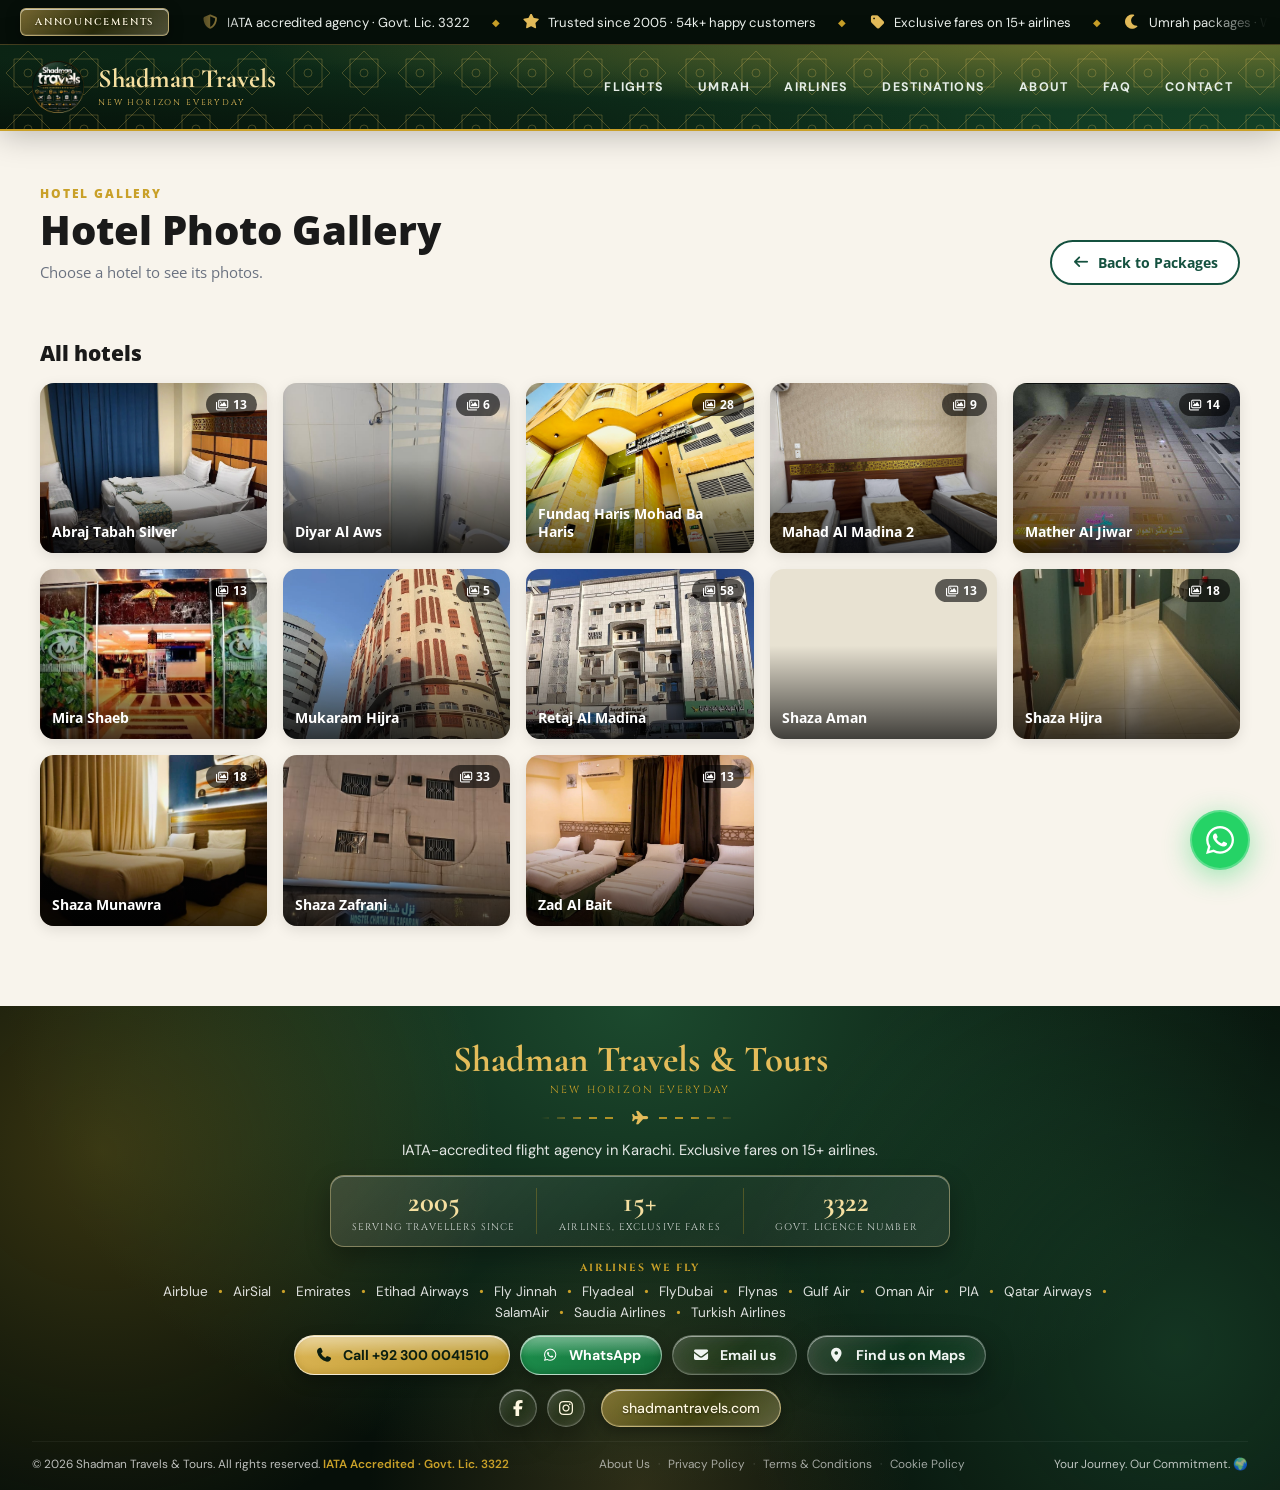
<file: pages/hotel-gallery.html>
<!DOCTYPE html>
<html lang="en">
<head>

<!-- Google Analytics 4 -->
<script async src="https://www.googletagmanager.com/gtag/js?id=G-054Q03RSLR"></script>
<script src="/js/analytics-init.js"></script>

<!-- Microsoft Clarity -->
<script src="/js/clarity-init.js"></script>

<meta charset="UTF-8">
<meta name="viewport" content="width=device-width, initial-scale=1.0">
<title>Hotel Photo Gallery | Shadman Travels</title>
<meta name="description" content="View real photos of the Makkah and Madinah hotels included in our Umrah packages. Browse, zoom and download.">
<link rel="canonical" href="https://shadmantravels.com/pages/hotel-gallery.html">
<link rel="stylesheet" href="/css/fontawesome/all.min.css"/>
<link rel="icon" href="/images/logos/favicon-32.png" type="image/png"> <link rel="apple-touch-icon" href="/images/logos/apple-touch-icon.png"> <link rel="stylesheet" href="/css/variables.css">
<link rel="stylesheet" href="/css/main.css">
<link rel="stylesheet" href="/css/navbar.css">
<link rel="stylesheet" href="/css/footer.css">
<link rel="stylesheet" href="/css/hotel-gallery.css">
<link rel="stylesheet" href="/css/responsive.css">
<link rel="stylesheet" href="/css/glass.css?v=20261103">
</head>
<body>

<!-- INCLUDE:navbar -->
<!-- Announcement bar: running ticker. Messages come from data/announcements.json (see js/navbar.js).
     Stays hidden if the data cannot be loaded. -->
<div class="ab" id="announceBar" role="region" aria-label="Announcements" hidden>
  <div class="ab-inner">
    <span class="ab-label">Announcements</span>
    <div class="ab-ticker"><div class="ab-track" id="abTrack"></div></div>
  </div>
</div>

<nav id="navbar" aria-label="Main">
  <div class="nav-inner">

    <!-- Brand -->
    <a href="/" class="nav-brand">
      <picture>
        <source srcset="/images/logos/logo.webp" type="image/webp">
        <img src="/images/logos/logo.png" alt="Shadman Travels & Tours logo" class="nav-logo-img">
      </picture>
      <div class="brand-text">
        <div class="name">Shadman Travels</div>
        <div class="tag">New Horizon Everyday</div>
      </div>
    </a>

    <!-- Desktop navigation links -->
    <div class="nav-menu">
      <a href="/#flights"      class="nav-link">Flights</a>
      <a href="/pages/umrah-packages.html" target="_blank" rel="noopener" class="nav-link umrah-dual-link">Umrah</a>
      <a href="/#airlines"     class="nav-link">Airlines</a>
      <a href="/#destinations" class="nav-link">Destinations</a>
      <a href="/#why-us"       class="nav-link">About</a>
      <a href="/#faq"          class="nav-link">FAQ</a>
      <a href="/#contact"      class="nav-link">Contact</a>
    </div>

    <!-- Phones and tablets only: licence pill (the menu lives in the bottom dock) -->
    <span class="nav-lic">Since 2005</span>

  </div>
</nav>
<!-- /INCLUDE:navbar -->

<!-- INCLUDE:mobile-menu -->
<!-- Full-screen route menu (phones and tablets). Opened by the dock's Menu button, see js/navbar.js -->
<div class="mobile-menu" id="mobileMenu" role="dialog" aria-label="Site menu" aria-hidden="true">
  <div class="mm-head">
    <div class="mm-label">Choose your route</div>
    <button type="button" class="mm-close" id="mmClose" aria-label="Close menu"><i class="fa-solid fa-xmark" aria-hidden="true"></i></button>
  </div>

  <div class="mm-route">
    <a href="/#flights" class="mm-stop">
      <i class="fa-solid fa-plane mm-plane" aria-hidden="true"></i>
      <span class="mm-name">Flights</span><span class="mm-cap">Search and get a fare quote</span>
    </a>
    <a href="/pages/umrah-packages.html" target="_blank" rel="noopener" class="mm-stop umrah-dual-link">
      <i class="fa-solid fa-plane mm-plane" aria-hidden="true"></i>
      <span class="mm-name">Umrah</span><span class="mm-cap">Packages and hotels</span>
    </a>
    <a href="/#airlines" class="mm-stop">
      <i class="fa-solid fa-plane mm-plane" aria-hidden="true"></i>
      <span class="mm-name">Airlines</span><span class="mm-cap">15+ airline partners</span>
    </a>
    <a href="/#destinations" class="mm-stop">
      <i class="fa-solid fa-plane mm-plane" aria-hidden="true"></i>
      <span class="mm-name">Destinations</span><span class="mm-cap">Where we fly</span>
    </a>
    <a href="/#why-us" class="mm-stop">
      <i class="fa-solid fa-plane mm-plane" aria-hidden="true"></i>
      <span class="mm-name">Why Us</span><span class="mm-cap">IATA-accredited agency</span>
    </a>
    <a href="/#faq" class="mm-stop">
      <i class="fa-solid fa-plane mm-plane" aria-hidden="true"></i>
      <span class="mm-name">FAQ</span><span class="mm-cap">Quick answers</span>
    </a>
    <a href="/#contact" class="mm-stop">
      <i class="fa-solid fa-plane mm-plane" aria-hidden="true"></i>
      <span class="mm-name">Contact</span><span class="mm-cap">Call or WhatsApp us</span>
    </a>
  </div>
</div>

<!-- Permanent bottom dock (phones and tablets) -->
<div class="dock" id="dock" role="navigation" aria-label="Quick actions">
  <a href="/#flights" class="dock-item"><i class="fa-solid fa-plane" aria-hidden="true"></i><span>Flights</span></a>
  <a href="/#umrah" class="dock-item"><i class="fa-solid fa-moon" aria-hidden="true"></i><span>Umrah</span></a>
  <a href="tel:+923000041510" class="dock-call" aria-label="Call now"><i class="fa-solid fa-phone" aria-hidden="true"></i></a>
  <a href="https://wa.me/923000041510" class="dock-item dock-chat" target="_blank" rel="noopener"><i class="fa-brands fa-whatsapp" aria-hidden="true"></i><span>Chat</span></a>
  <button type="button" class="dock-item" id="dockMenu" aria-label="Open menu" aria-expanded="false" aria-controls="mobileMenu"><i class="fa-solid fa-bars" aria-hidden="true"></i><span>Menu</span></button>
</div>
<!-- /INCLUDE:mobile-menu -->

<main class="hg-page">
  <div class="hg-inner">

    <div class="hg-head">
      <div class="hg-head-text">
        <span class="hg-eyebrow" id="hgEyebrow">Hotel Gallery</span>
        <h1 id="hgTitle">Loading photos…</h1>
        <p id="hgSub" class="hg-sub"></p>
      </div>
      <div class="hg-actions">
        <button type="button" class="hg-btn hg-btn-gold" id="hgDownloadAll" hidden><i class="fa-solid fa-download"></i> Download All</button>
        <a class="hg-btn hg-btn-line" href="/pages/umrah-packages.html"><i class="fa-solid fa-arrow-left"></i> Back to Packages</a>
      </div>
    </div>

    <div id="hgBody"><p class="hg-note">Loading…</p></div>

    <section class="hg-others" id="hgOthers" hidden>
      <h2>More hotels</h2>
      <div class="hg-others-grid" id="hgOthersGrid"></div>
    </section>

  </div>
</main>

<!-- Lightbox (full-screen viewer) -->
<div class="hg-lb" id="hgLb" hidden aria-modal="true" role="dialog" aria-label="Photo viewer">
  <button type="button" class="hg-lb-close" id="hgLbClose" aria-label="Close">&times;</button>
  <button type="button" class="hg-lb-nav hg-lb-prev" id="hgLbPrev" aria-label="Previous photo"><i class="fa-solid fa-chevron-left"></i></button>
  <img id="hgLbImg" alt="">
  <button type="button" class="hg-lb-nav hg-lb-next" id="hgLbNext" aria-label="Next photo"><i class="fa-solid fa-chevron-right"></i></button>
  <div class="hg-lb-bar">
    <span id="hgLbCount"></span>
    <a id="hgLbDl" class="hg-lb-dl" download><i class="fa-solid fa-download"></i> Save photo</a>
  </div>
</div>

<!-- INCLUDE:footer -->
<footer>
  <div class="foot-inner f2">

    <!-- Brand -->
    <div class="f2-brand">
      <div class="f2-name">Shadman Travels &amp; Tours</div>
      <span class="f2-tag">New Horizon Everyday</span>
    </div>

    <div class="f2-path" aria-hidden="true"><i class="fa-solid fa-plane"></i></div>

    <p class="f2-desc">IATA-accredited flight agency in Karachi. Exclusive fares on 15+ airlines.</p>

    <!-- Trust panel -->
    <div class="f2-trust">
      <div class="f2-stat"><span class="f2-num">2005</span><span class="f2-lbl">Serving travellers since</span></div>
      <div class="f2-stat"><span class="f2-num">15+</span><span class="f2-lbl">Airlines, exclusive fares</span></div>
      <div class="f2-stat"><span class="f2-num">3322</span><span class="f2-lbl">Govt. licence number</span></div>
    </div>

    <!-- Airlines -->
    <div class="f2-airlines">
      <h4>Airlines we fly</h4>
      <ul>
        <li class="foot-airline-name">Airblue</li>
        <li class="foot-airline-name">AirSial</li>
        <li class="foot-airline-name">Emirates</li>
        <li class="foot-airline-name">Etihad Airways</li>
        <li class="foot-airline-name">Fly Jinnah</li>
        <li class="foot-airline-name">Flyadeal</li>
        <li class="foot-airline-name">FlyDubai</li>
        <li class="foot-airline-name">Flynas</li>
        <li class="foot-airline-name">Gulf Air</li>
        <li class="foot-airline-name">Oman Air</li>
        <li class="foot-airline-name">PIA</li>
        <li class="foot-airline-name">Qatar Airways</li>
        <li class="foot-airline-name">SalamAir</li>
        <li class="foot-airline-name">Saudia Airlines</li>
        <li class="foot-airline-name">Turkish Airlines</li>
      </ul>
    </div>

    <!-- Contact buttons. id="contact" is the target of the navbar Contact link: keep it. -->
    <div class="f2-actions" id="contact">
      <a class="f2-btn f2-btn-call" href="tel:+923000041510"><i class="fa-solid fa-phone"></i> Call +92 300 0041510</a>
      <a class="f2-btn f2-btn-wa" href="https://wa.me/923000041510" target="_blank" rel="noopener"><i class="fa-brands fa-whatsapp"></i> WhatsApp</a>
      <a class="f2-btn f2-btn-ghost" href="mailto:shadmantravel@yahoo.com?subject=Travel%20Inquiry%20-%20Shadman%20Travels"><i class="fa-solid fa-envelope"></i> Email us</a>
      <a class="f2-btn f2-btn-ghost" href="https://maps.app.goo.gl/VC3xpDUezByyPFrX7" target="_blank" rel="noopener"><i class="fa-solid fa-location-dot"></i> Find us on Maps</a>
    </div>

    <!-- Social -->
    <div class="f2-social">
      <a class="f2-soc" href="https://www.facebook.com/shadmantravels/" target="_blank" rel="noopener" aria-label="Facebook"><i class="fa-brands fa-facebook-f"></i></a>
      <a class="f2-soc" href="https://instagram.com/shadman_travels" target="_blank" rel="noopener" aria-label="Instagram"><i class="fa-brands fa-instagram"></i></a>
      <a class="f2-site" href="https://shadmantravels.com" target="_blank" rel="noopener">shadmantravels.com</a>
    </div>

    <!-- Copyright bar -->
    <div class="foot-bottom">
      <p>© <span id="footer-year">2026</span> Shadman Travels &amp; Tours. All rights reserved. <span class="lic">IATA Accredited · Govt. Lic. 3322</span></p>
      <p class="foot-legal-links">
        <a href="/pages/about.html">About Us</a>
        <span>·</span>
        <a href="/pages/privacy-policy.html">Privacy Policy</a>
        <span>·</span>
        <a href="/pages/terms.html">Terms &amp; Conditions</a>
        <span>·</span>
        <a href="/pages/cookies.html">Cookie Policy</a>
      </p>
      <p>Your Journey. Our Commitment. 🌍</p>
    </div>

  </div>
</footer><!-- /footer -->
<!-- /INCLUDE:footer -->

<a href="https://wa.me/923000041510" class="wa-fab" target="_blank" rel="noopener">
  <i class="fa-brands fa-whatsapp"></i>
  <span class="wa-label">Chat on WhatsApp</span>
</a>

<script src="/js/config.js" defer></script>
<script src="/js/navbar.js" defer></script>
<script src="/js/hotel-gallery.js" defer></script>

<script src="/js/footer-year.js"></script>

</body>
</html>
</file>
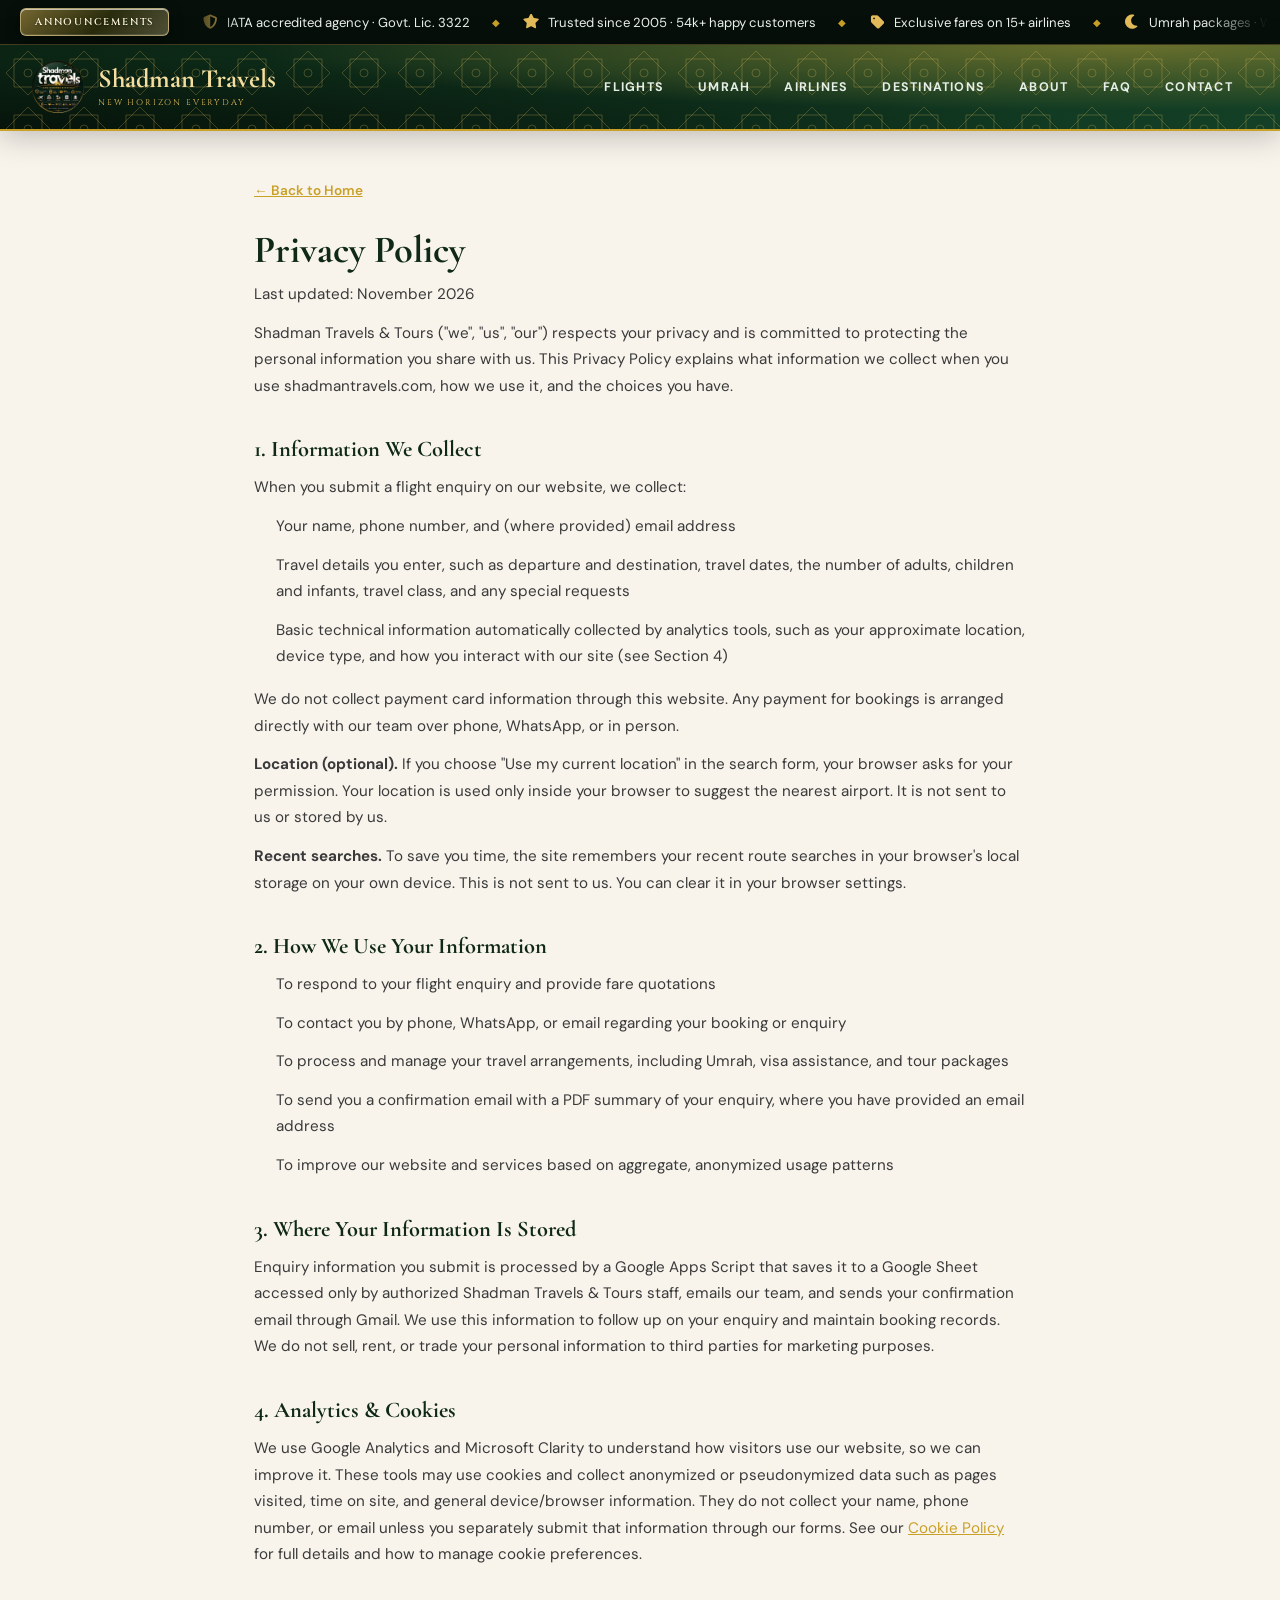
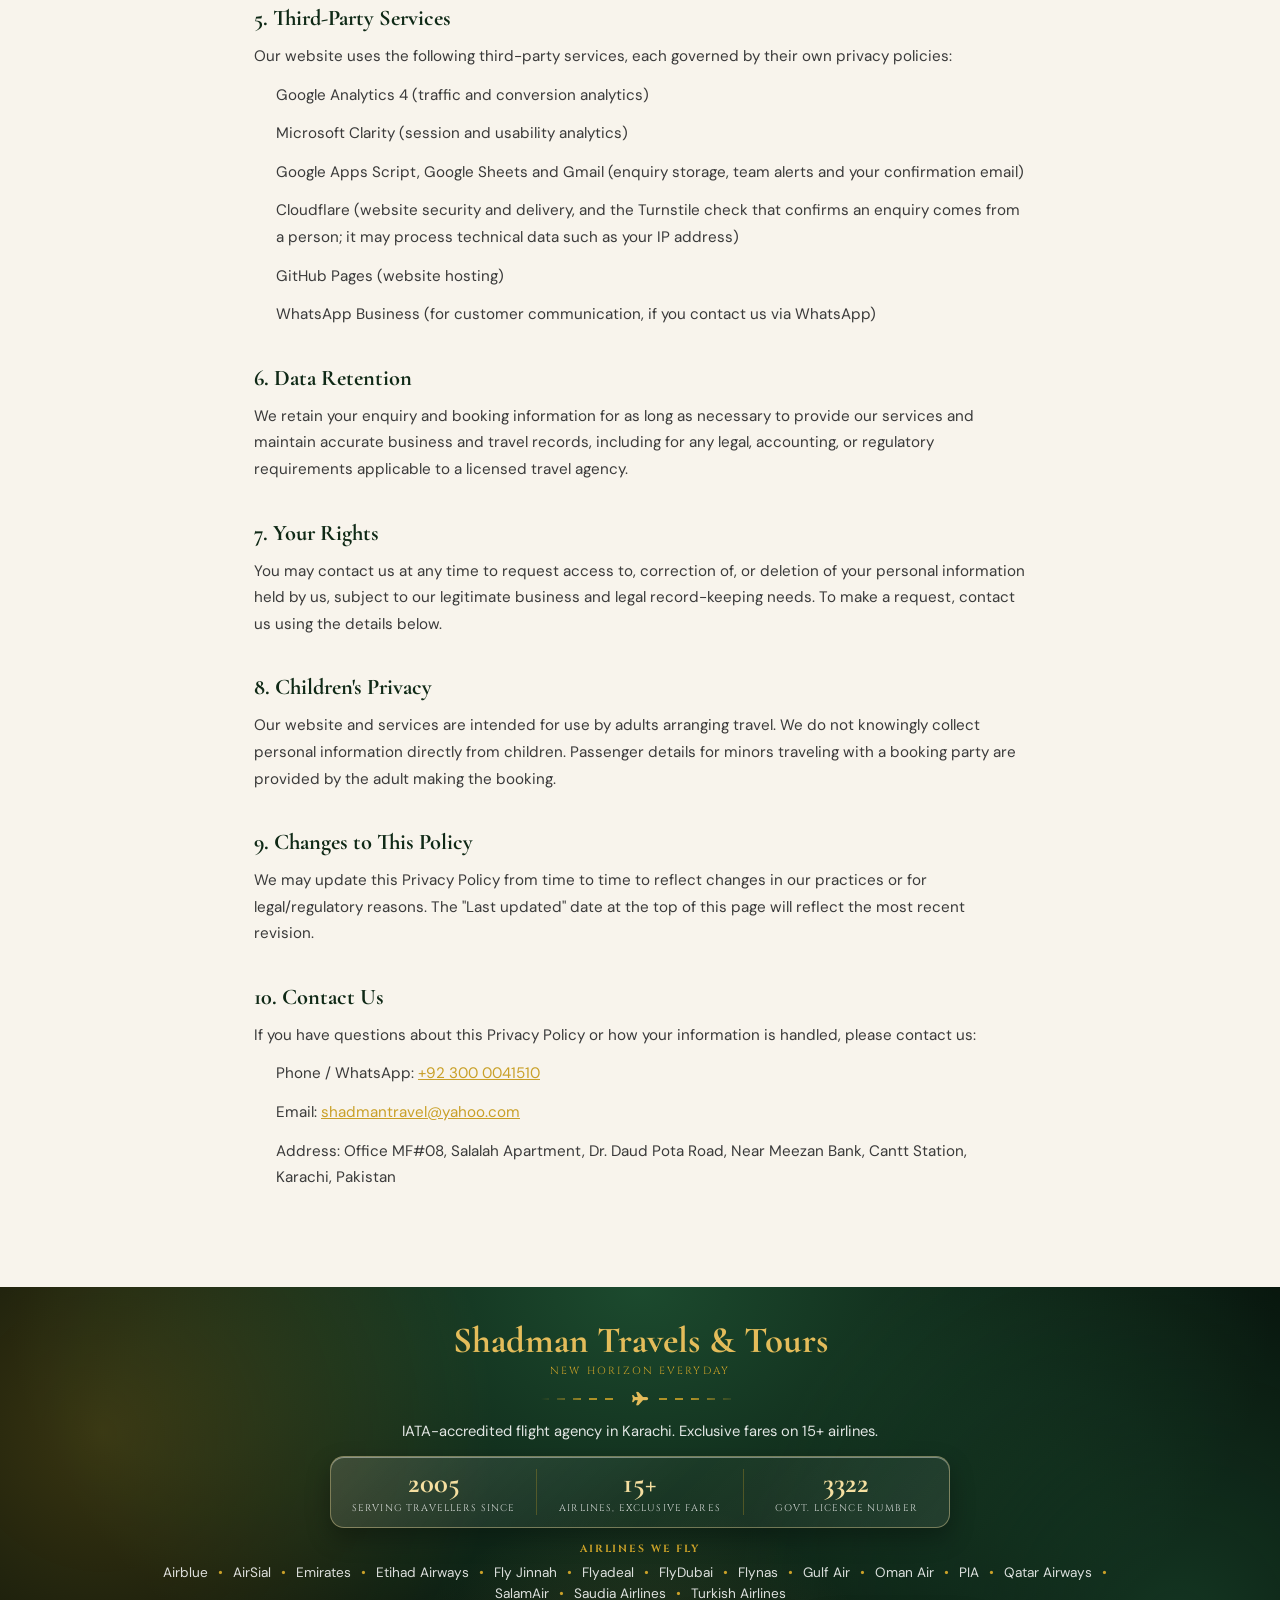
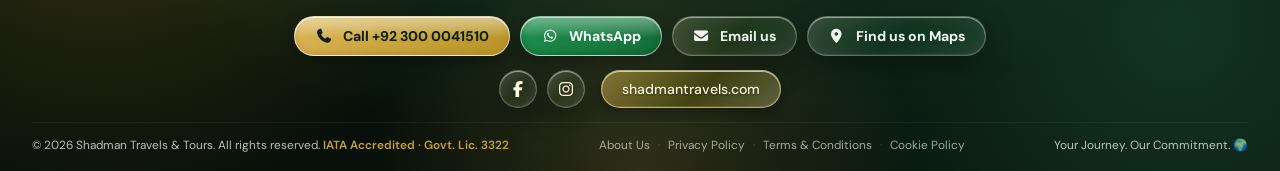
<file: pages/privacy-policy.html>
<!DOCTYPE html>
<html lang="en">
<head>

<!-- Google Analytics 4 -->
<script async src="https://www.googletagmanager.com/gtag/js?id=G-054Q03RSLR"></script>
<script src="/js/analytics-init.js"></script>

<!-- Microsoft Clarity -->
<script src="/js/clarity-init.js"></script>

<meta charset="UTF-8">
<meta name="viewport" content="width=device-width, initial-scale=1.0">
<title>Privacy Policy | Shadman Travels & Tours</title>
<meta name="description" content="Privacy Policy for Shadman Travels & Tours — how we collect, use, and protect your personal information when you book flights, Umrah packages, and travel services with us.">
<link rel="canonical" href="https://shadmantravels.com/pages/privacy-policy.html">
<link rel="stylesheet" href="/css/variables.css">
<link rel="stylesheet" href="/css/main.css">
<link rel="stylesheet" href="/css/navbar.css">
<link rel="stylesheet" href="/css/footer.css">
<link rel="stylesheet" href="/css/responsive.css">
<link rel="stylesheet" href="/css/glass.css?v=20261103">
<link rel="stylesheet" href="/css/fontawesome/all.min.css"/>
<style>
  .legal-wrap{max-width:820px;margin:0 auto;padding:48px 24px 80px;color:var(--ink);}
  .legal-wrap h1{font-family:'Cormorant Garamond',serif;font-size:2.4rem;color:var(--g700);margin-bottom:8px;}
  .legal-updated{color:var(--muted);font-size:.85rem;margin-bottom:40px;}
  .legal-wrap h2{font-family:'Cormorant Garamond',serif;font-size:1.4rem;color:var(--g700);margin:36px 0 12px;}
  .legal-wrap p, .legal-wrap li{font-size:.95rem;line-height:1.75;color:#3a3a3a;margin-bottom:12px;}
  .legal-wrap ul{padding-left:22px;margin-bottom:16px;}
  .legal-wrap a{color:var(--gold);text-decoration:underline;}
  .back-home{display:inline-block;margin-bottom:28px;font-size:.85rem;color:var(--gold);font-weight:600;}
</style>
</head>
<body>

<!-- INCLUDE:navbar -->
<!-- Announcement bar: running ticker. Messages come from data/announcements.json (see js/navbar.js).
     Stays hidden if the data cannot be loaded. -->
<div class="ab" id="announceBar" role="region" aria-label="Announcements" hidden>
  <div class="ab-inner">
    <span class="ab-label">Announcements</span>
    <div class="ab-ticker"><div class="ab-track" id="abTrack"></div></div>
  </div>
</div>

<nav id="navbar" aria-label="Main">
  <div class="nav-inner">

    <!-- Brand -->
    <a href="/" class="nav-brand">
      <picture>
        <source srcset="/images/logos/logo.webp" type="image/webp">
        <img src="/images/logos/logo.png" alt="Shadman Travels & Tours logo" class="nav-logo-img">
      </picture>
      <div class="brand-text">
        <div class="name">Shadman Travels</div>
        <div class="tag">New Horizon Everyday</div>
      </div>
    </a>

    <!-- Desktop navigation links -->
    <div class="nav-menu">
      <a href="/#flights"      class="nav-link">Flights</a>
      <a href="/pages/umrah-packages.html" target="_blank" rel="noopener" class="nav-link umrah-dual-link">Umrah</a>
      <a href="/#airlines"     class="nav-link">Airlines</a>
      <a href="/#destinations" class="nav-link">Destinations</a>
      <a href="/#why-us"       class="nav-link">About</a>
      <a href="/#faq"          class="nav-link">FAQ</a>
      <a href="/#contact"      class="nav-link">Contact</a>
    </div>

    <!-- Phones and tablets only: licence pill (the menu lives in the bottom dock) -->
    <span class="nav-lic">Since 2005</span>

  </div>
</nav>
<!-- /INCLUDE:navbar -->

<!-- INCLUDE:mobile-menu -->
<!-- Full-screen route menu (phones and tablets). Opened by the dock's Menu button, see js/navbar.js -->
<div class="mobile-menu" id="mobileMenu" role="dialog" aria-label="Site menu" aria-hidden="true">
  <div class="mm-head">
    <div class="mm-label">Choose your route</div>
    <button type="button" class="mm-close" id="mmClose" aria-label="Close menu"><i class="fa-solid fa-xmark" aria-hidden="true"></i></button>
  </div>

  <div class="mm-route">
    <a href="/#flights" class="mm-stop">
      <i class="fa-solid fa-plane mm-plane" aria-hidden="true"></i>
      <span class="mm-name">Flights</span><span class="mm-cap">Search and get a fare quote</span>
    </a>
    <a href="/pages/umrah-packages.html" target="_blank" rel="noopener" class="mm-stop umrah-dual-link">
      <i class="fa-solid fa-plane mm-plane" aria-hidden="true"></i>
      <span class="mm-name">Umrah</span><span class="mm-cap">Packages and hotels</span>
    </a>
    <a href="/#airlines" class="mm-stop">
      <i class="fa-solid fa-plane mm-plane" aria-hidden="true"></i>
      <span class="mm-name">Airlines</span><span class="mm-cap">15+ airline partners</span>
    </a>
    <a href="/#destinations" class="mm-stop">
      <i class="fa-solid fa-plane mm-plane" aria-hidden="true"></i>
      <span class="mm-name">Destinations</span><span class="mm-cap">Where we fly</span>
    </a>
    <a href="/#why-us" class="mm-stop">
      <i class="fa-solid fa-plane mm-plane" aria-hidden="true"></i>
      <span class="mm-name">Why Us</span><span class="mm-cap">IATA-accredited agency</span>
    </a>
    <a href="/#faq" class="mm-stop">
      <i class="fa-solid fa-plane mm-plane" aria-hidden="true"></i>
      <span class="mm-name">FAQ</span><span class="mm-cap">Quick answers</span>
    </a>
    <a href="/#contact" class="mm-stop">
      <i class="fa-solid fa-plane mm-plane" aria-hidden="true"></i>
      <span class="mm-name">Contact</span><span class="mm-cap">Call or WhatsApp us</span>
    </a>
  </div>
</div>

<!-- Permanent bottom dock (phones and tablets) -->
<div class="dock" id="dock" role="navigation" aria-label="Quick actions">
  <a href="/#flights" class="dock-item"><i class="fa-solid fa-plane" aria-hidden="true"></i><span>Flights</span></a>
  <a href="/#umrah" class="dock-item"><i class="fa-solid fa-moon" aria-hidden="true"></i><span>Umrah</span></a>
  <a href="tel:+923000041510" class="dock-call" aria-label="Call now"><i class="fa-solid fa-phone" aria-hidden="true"></i></a>
  <a href="https://wa.me/923000041510" class="dock-item dock-chat" target="_blank" rel="noopener"><i class="fa-brands fa-whatsapp" aria-hidden="true"></i><span>Chat</span></a>
  <button type="button" class="dock-item" id="dockMenu" aria-label="Open menu" aria-expanded="false" aria-controls="mobileMenu"><i class="fa-solid fa-bars" aria-hidden="true"></i><span>Menu</span></button>
</div>
<!-- /INCLUDE:mobile-menu -->

<main class="legal-wrap">
  <a href="/" class="back-home">← Back to Home</a>
  <h1>Privacy Policy</h1>
  <p class="legal-updated">Last updated: November 2026</p>

  <p>Shadman Travels & Tours ("we", "us", "our") respects your privacy and is committed to protecting the personal information you share with us. This Privacy Policy explains what information we collect when you use shadmantravels.com, how we use it, and the choices you have.</p>

  <h2>1. Information We Collect</h2>
  <p>When you submit a flight enquiry on our website, we collect:</p>
  <ul>
    <li>Your name, phone number, and (where provided) email address</li>
    <li>Travel details you enter, such as departure and destination, travel dates, the number of adults, children and infants, travel class, and any special requests</li>
    <li>Basic technical information automatically collected by analytics tools, such as your approximate location, device type, and how you interact with our site (see Section 4)</li>
  </ul>
  <p>We do not collect payment card information through this website. Any payment for bookings is arranged directly with our team over phone, WhatsApp, or in person.</p>
  <p><strong>Location (optional).</strong> If you choose "Use my current location" in the search form, your browser asks for your permission. Your location is used only inside your browser to suggest the nearest airport. It is not sent to us or stored by us.</p>
  <p><strong>Recent searches.</strong> To save you time, the site remembers your recent route searches in your browser's local storage on your own device. This is not sent to us. You can clear it in your browser settings.</p>

  <h2>2. How We Use Your Information</h2>
  <ul>
    <li>To respond to your flight enquiry and provide fare quotations</li>
    <li>To contact you by phone, WhatsApp, or email regarding your booking or enquiry</li>
    <li>To process and manage your travel arrangements, including Umrah, visa assistance, and tour packages</li>
    <li>To send you a confirmation email with a PDF summary of your enquiry, where you have provided an email address</li>
    <li>To improve our website and services based on aggregate, anonymized usage patterns</li>
  </ul>

  <h2>3. Where Your Information Is Stored</h2>
  <p>Enquiry information you submit is processed by a Google Apps Script that saves it to a Google Sheet accessed only by authorized Shadman Travels & Tours staff, emails our team, and sends your confirmation email through Gmail. We use this information to follow up on your enquiry and maintain booking records. We do not sell, rent, or trade your personal information to third parties for marketing purposes.</p>

  <h2>4. Analytics & Cookies</h2>
  <p>We use Google Analytics and Microsoft Clarity to understand how visitors use our website, so we can improve it. These tools may use cookies and collect anonymized or pseudonymized data such as pages visited, time on site, and general device/browser information. They do not collect your name, phone number, or email unless you separately submit that information through our forms. See our <a href="/pages/cookies.html">Cookie Policy</a> for full details and how to manage cookie preferences.</p>

  <h2>5. Third-Party Services</h2>
  <p>Our website uses the following third-party services, each governed by their own privacy policies:</p>
  <ul>
    <li>Google Analytics 4 (traffic and conversion analytics)</li>
    <li>Microsoft Clarity (session and usability analytics)</li>
    <li>Google Apps Script, Google Sheets and Gmail (enquiry storage, team alerts and your confirmation email)</li>
    <li>Cloudflare (website security and delivery, and the Turnstile check that confirms an enquiry comes from a person; it may process technical data such as your IP address)</li>
    <li>GitHub Pages (website hosting)</li>
    <li>WhatsApp Business (for customer communication, if you contact us via WhatsApp)</li>
  </ul>

  <h2>6. Data Retention</h2>
  <p>We retain your enquiry and booking information for as long as necessary to provide our services and maintain accurate business and travel records, including for any legal, accounting, or regulatory requirements applicable to a licensed travel agency.</p>

  <h2>7. Your Rights</h2>
  <p>You may contact us at any time to request access to, correction of, or deletion of your personal information held by us, subject to our legitimate business and legal record-keeping needs. To make a request, contact us using the details below.</p>

  <h2>8. Children's Privacy</h2>
  <p>Our website and services are intended for use by adults arranging travel. We do not knowingly collect personal information directly from children. Passenger details for minors traveling with a booking party are provided by the adult making the booking.</p>

  <h2>9. Changes to This Policy</h2>
  <p>We may update this Privacy Policy from time to time to reflect changes in our practices or for legal/regulatory reasons. The "Last updated" date at the top of this page will reflect the most recent revision.</p>

  <h2>10. Contact Us</h2>
  <p>If you have questions about this Privacy Policy or how your information is handled, please contact us:</p>
  <ul>
    <li>Phone / WhatsApp: <a href="tel:+923000041510">+92 300 0041510</a></li>
    <li>Email: <a href="mailto:shadmantravel@yahoo.com">shadmantravel@yahoo.com</a></li>
    <li>Address: Office MF#08, Salalah Apartment, Dr. Daud Pota Road, Near Meezan Bank, Cantt Station, Karachi, Pakistan</li>
  </ul>
</main>

<!-- INCLUDE:footer -->
<footer>
  <div class="foot-inner f2">

    <!-- Brand -->
    <div class="f2-brand">
      <div class="f2-name">Shadman Travels &amp; Tours</div>
      <span class="f2-tag">New Horizon Everyday</span>
    </div>

    <div class="f2-path" aria-hidden="true"><i class="fa-solid fa-plane"></i></div>

    <p class="f2-desc">IATA-accredited flight agency in Karachi. Exclusive fares on 15+ airlines.</p>

    <!-- Trust panel -->
    <div class="f2-trust">
      <div class="f2-stat"><span class="f2-num">2005</span><span class="f2-lbl">Serving travellers since</span></div>
      <div class="f2-stat"><span class="f2-num">15+</span><span class="f2-lbl">Airlines, exclusive fares</span></div>
      <div class="f2-stat"><span class="f2-num">3322</span><span class="f2-lbl">Govt. licence number</span></div>
    </div>

    <!-- Airlines -->
    <div class="f2-airlines">
      <h4>Airlines we fly</h4>
      <ul>
        <li class="foot-airline-name">Airblue</li>
        <li class="foot-airline-name">AirSial</li>
        <li class="foot-airline-name">Emirates</li>
        <li class="foot-airline-name">Etihad Airways</li>
        <li class="foot-airline-name">Fly Jinnah</li>
        <li class="foot-airline-name">Flyadeal</li>
        <li class="foot-airline-name">FlyDubai</li>
        <li class="foot-airline-name">Flynas</li>
        <li class="foot-airline-name">Gulf Air</li>
        <li class="foot-airline-name">Oman Air</li>
        <li class="foot-airline-name">PIA</li>
        <li class="foot-airline-name">Qatar Airways</li>
        <li class="foot-airline-name">SalamAir</li>
        <li class="foot-airline-name">Saudia Airlines</li>
        <li class="foot-airline-name">Turkish Airlines</li>
      </ul>
    </div>

    <!-- Contact buttons. id="contact" is the target of the navbar Contact link: keep it. -->
    <div class="f2-actions" id="contact">
      <a class="f2-btn f2-btn-call" href="tel:+923000041510"><i class="fa-solid fa-phone"></i> Call +92 300 0041510</a>
      <a class="f2-btn f2-btn-wa" href="https://wa.me/923000041510" target="_blank" rel="noopener"><i class="fa-brands fa-whatsapp"></i> WhatsApp</a>
      <a class="f2-btn f2-btn-ghost" href="mailto:shadmantravel@yahoo.com?subject=Travel%20Inquiry%20-%20Shadman%20Travels"><i class="fa-solid fa-envelope"></i> Email us</a>
      <a class="f2-btn f2-btn-ghost" href="https://maps.app.goo.gl/VC3xpDUezByyPFrX7" target="_blank" rel="noopener"><i class="fa-solid fa-location-dot"></i> Find us on Maps</a>
    </div>

    <!-- Social -->
    <div class="f2-social">
      <a class="f2-soc" href="https://www.facebook.com/shadmantravels/" target="_blank" rel="noopener" aria-label="Facebook"><i class="fa-brands fa-facebook-f"></i></a>
      <a class="f2-soc" href="https://instagram.com/shadman_travels" target="_blank" rel="noopener" aria-label="Instagram"><i class="fa-brands fa-instagram"></i></a>
      <a class="f2-site" href="https://shadmantravels.com" target="_blank" rel="noopener">shadmantravels.com</a>
    </div>

    <!-- Copyright bar -->
    <div class="foot-bottom">
      <p>© <span id="footer-year">2026</span> Shadman Travels &amp; Tours. All rights reserved. <span class="lic">IATA Accredited · Govt. Lic. 3322</span></p>
      <p class="foot-legal-links">
        <a href="/pages/about.html">About Us</a>
        <span>·</span>
        <a href="/pages/privacy-policy.html">Privacy Policy</a>
        <span>·</span>
        <a href="/pages/terms.html">Terms &amp; Conditions</a>
        <span>·</span>
        <a href="/pages/cookies.html">Cookie Policy</a>
      </p>
      <p>Your Journey. Our Commitment. 🌍</p>
    </div>

  </div>
</footer><!-- /footer -->
<!-- /INCLUDE:footer -->

<script src="/js/navbar.js" defer></script><script src="/js/footer-year.js"></script>
</body>
</html>
</file>
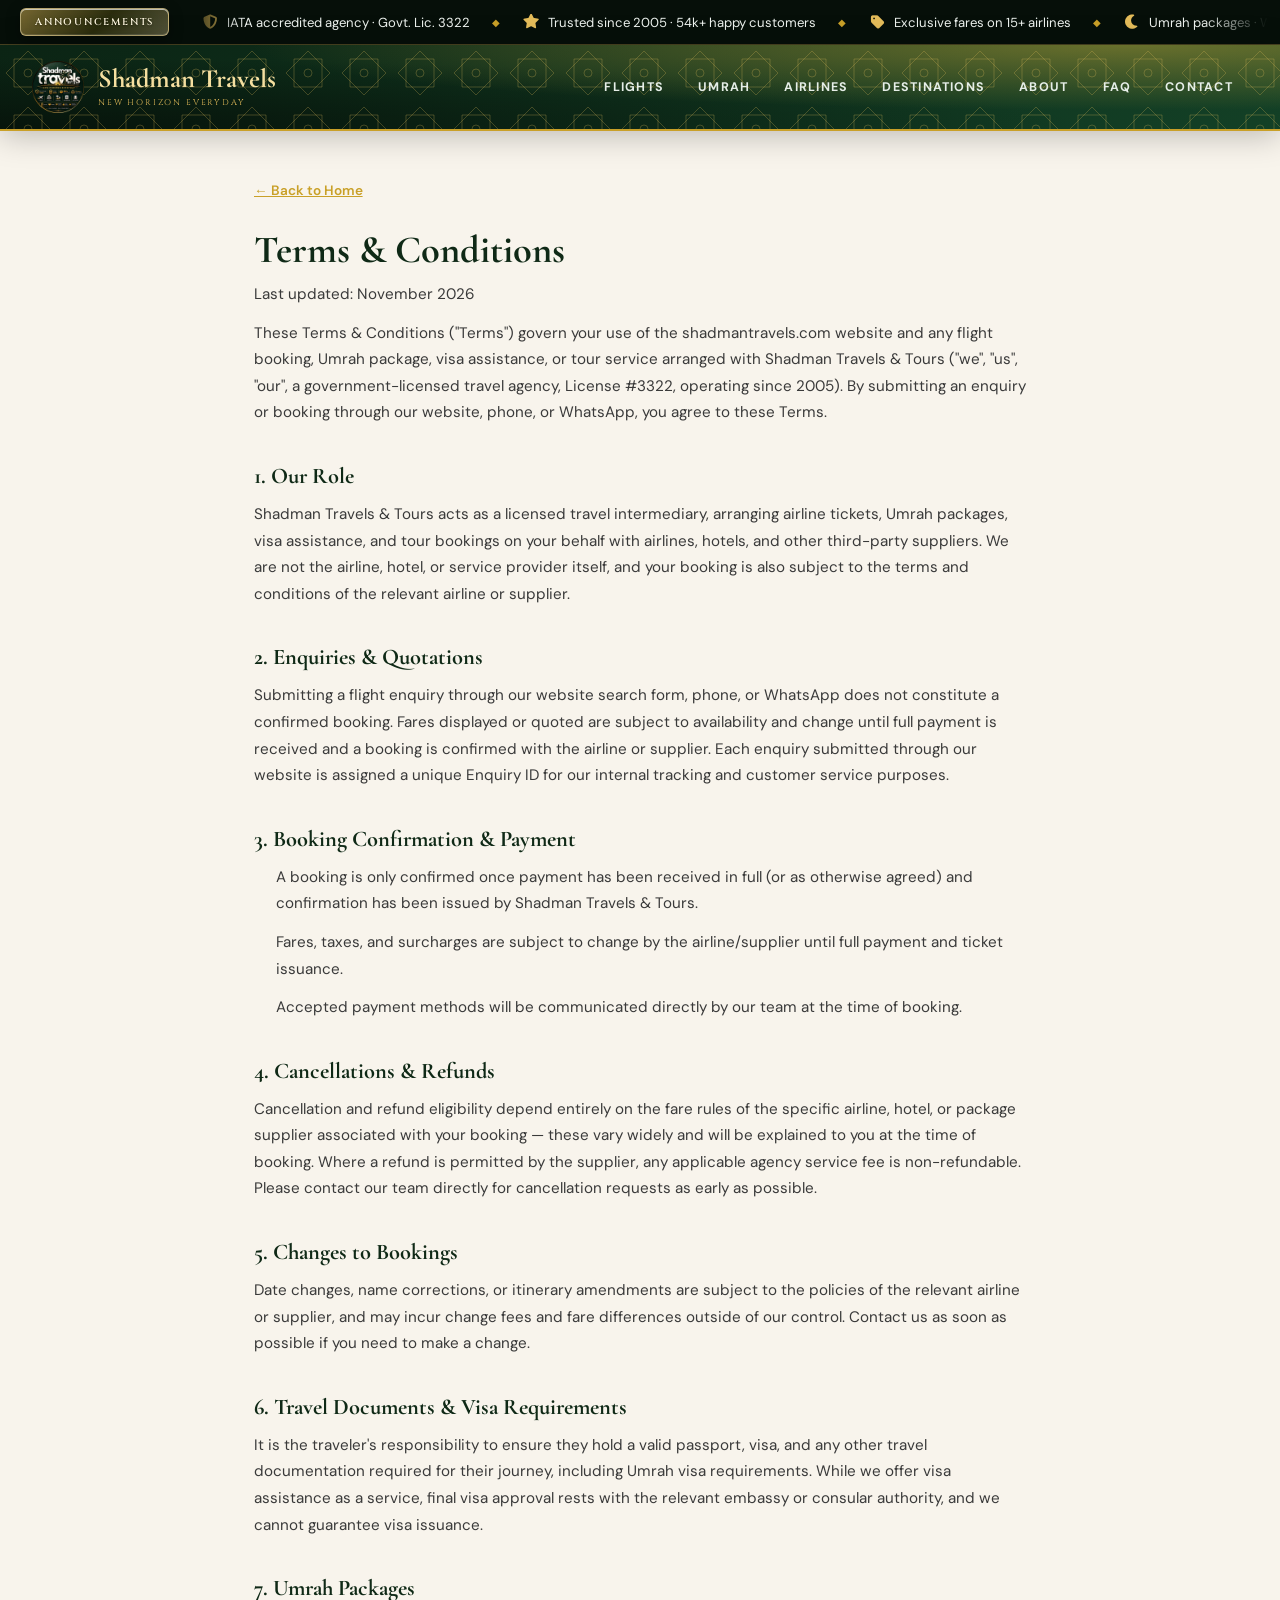
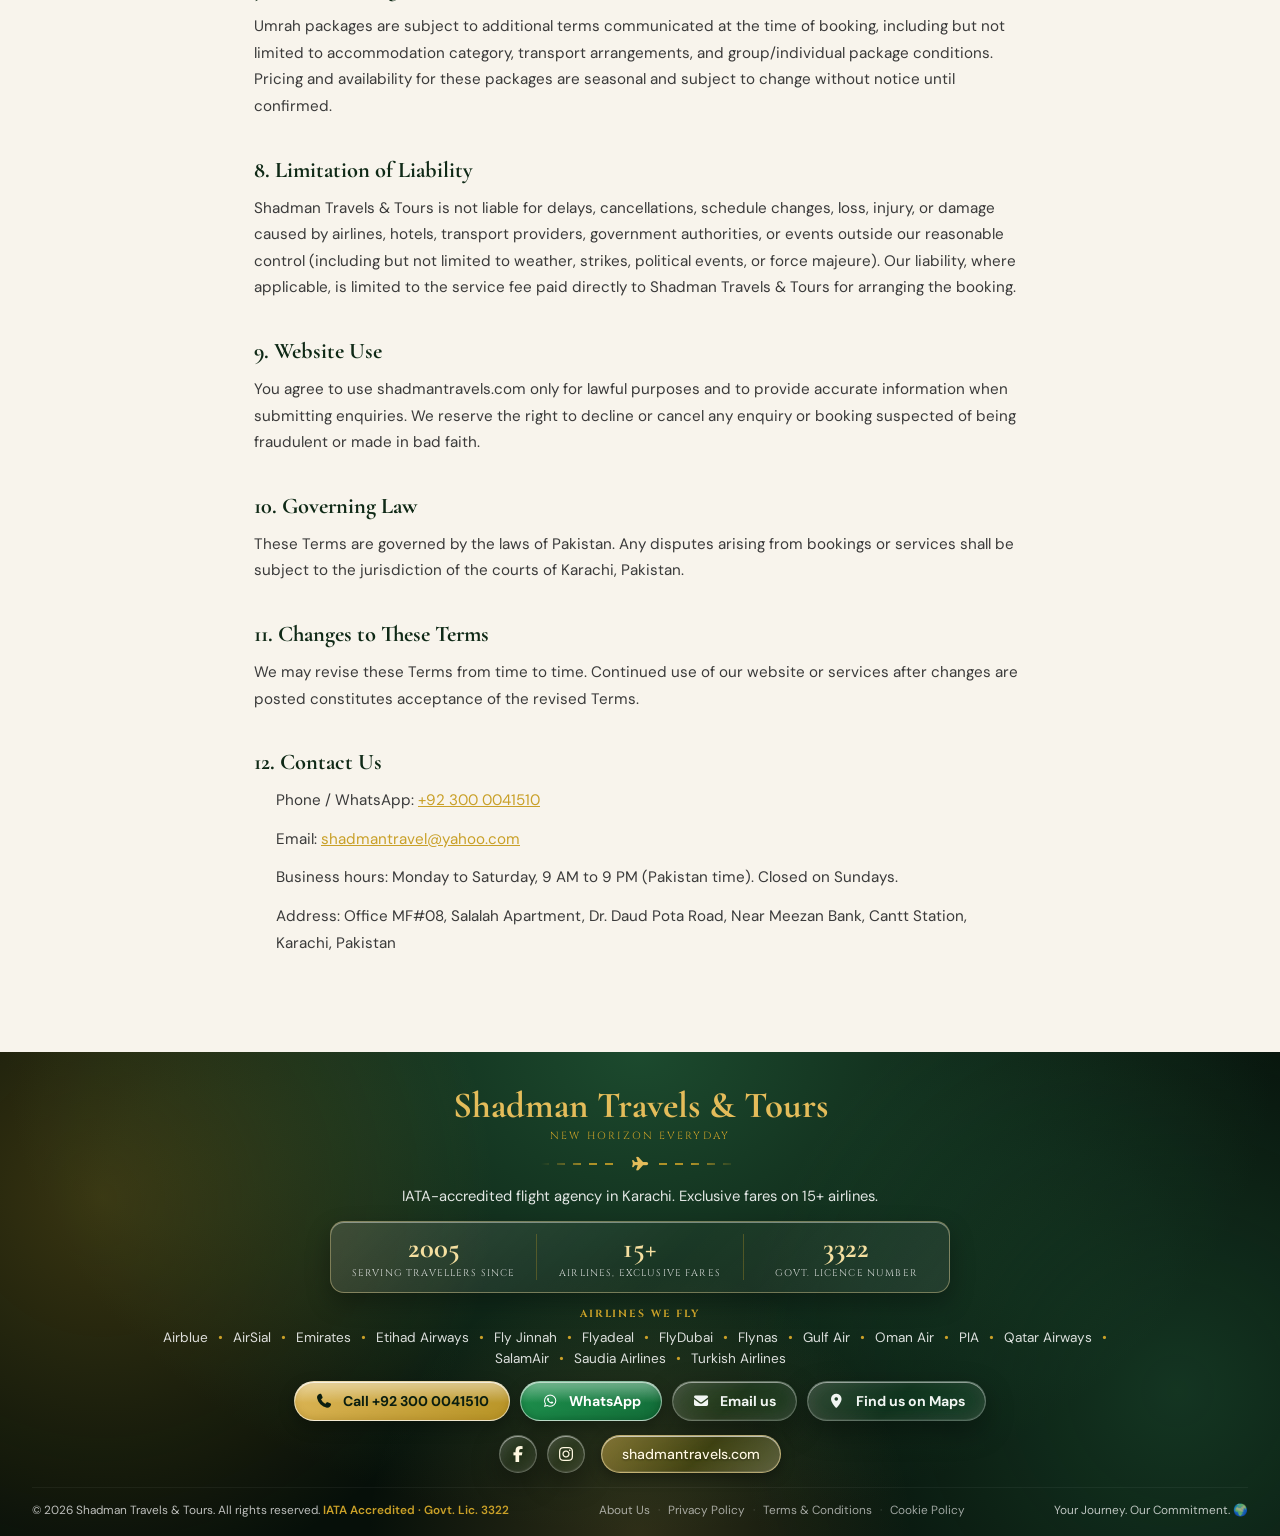
<file: pages/terms.html>
<!DOCTYPE html>
<html lang="en">
<head>

<!-- Google Analytics 4 -->
<script async src="https://www.googletagmanager.com/gtag/js?id=G-054Q03RSLR"></script>
<script src="/js/analytics-init.js"></script>

<!-- Microsoft Clarity -->
<script src="/js/clarity-init.js"></script>

<meta charset="UTF-8">
<meta name="viewport" content="width=device-width, initial-scale=1.0">
<title>Terms & Conditions | Shadman Travels & Tours</title>
<meta name="description" content="Terms and Conditions for booking flights, Umrah packages, visa assistance, and tour services with Shadman Travels & Tours, Karachi.">
<link rel="canonical" href="https://shadmantravels.com/pages/terms.html">
<link rel="stylesheet" href="/css/variables.css">
<link rel="stylesheet" href="/css/main.css">
<link rel="stylesheet" href="/css/navbar.css">
<link rel="stylesheet" href="/css/footer.css">
<link rel="stylesheet" href="/css/responsive.css">
<link rel="stylesheet" href="/css/glass.css?v=20261103">
<link rel="stylesheet" href="/css/fontawesome/all.min.css"/>
<style>
  .legal-wrap{max-width:820px;margin:0 auto;padding:48px 24px 80px;color:var(--ink);}
  .legal-wrap h1{font-family:'Cormorant Garamond',serif;font-size:2.4rem;color:var(--g700);margin-bottom:8px;}
  .legal-updated{color:var(--muted);font-size:.85rem;margin-bottom:40px;}
  .legal-wrap h2{font-family:'Cormorant Garamond',serif;font-size:1.4rem;color:var(--g700);margin:36px 0 12px;}
  .legal-wrap p, .legal-wrap li{font-size:.95rem;line-height:1.75;color:#3a3a3a;margin-bottom:12px;}
  .legal-wrap ul{padding-left:22px;margin-bottom:16px;}
  .legal-wrap a{color:var(--gold);text-decoration:underline;}
  .back-home{display:inline-block;margin-bottom:28px;font-size:.85rem;color:var(--gold);font-weight:600;}
</style>
</head>
<body>

<!-- INCLUDE:navbar -->
<!-- Announcement bar: running ticker. Messages come from data/announcements.json (see js/navbar.js).
     Stays hidden if the data cannot be loaded. -->
<div class="ab" id="announceBar" role="region" aria-label="Announcements" hidden>
  <div class="ab-inner">
    <span class="ab-label">Announcements</span>
    <div class="ab-ticker"><div class="ab-track" id="abTrack"></div></div>
  </div>
</div>

<nav id="navbar" aria-label="Main">
  <div class="nav-inner">

    <!-- Brand -->
    <a href="/" class="nav-brand">
      <picture>
        <source srcset="/images/logos/logo.webp" type="image/webp">
        <img src="/images/logos/logo.png" alt="Shadman Travels & Tours logo" class="nav-logo-img">
      </picture>
      <div class="brand-text">
        <div class="name">Shadman Travels</div>
        <div class="tag">New Horizon Everyday</div>
      </div>
    </a>

    <!-- Desktop navigation links -->
    <div class="nav-menu">
      <a href="/#flights"      class="nav-link">Flights</a>
      <a href="/pages/umrah-packages.html" target="_blank" rel="noopener" class="nav-link umrah-dual-link">Umrah</a>
      <a href="/#airlines"     class="nav-link">Airlines</a>
      <a href="/#destinations" class="nav-link">Destinations</a>
      <a href="/#why-us"       class="nav-link">About</a>
      <a href="/#faq"          class="nav-link">FAQ</a>
      <a href="/#contact"      class="nav-link">Contact</a>
    </div>

    <!-- Phones and tablets only: licence pill (the menu lives in the bottom dock) -->
    <span class="nav-lic">Since 2005</span>

  </div>
</nav>
<!-- /INCLUDE:navbar -->

<!-- INCLUDE:mobile-menu -->
<!-- Full-screen route menu (phones and tablets). Opened by the dock's Menu button, see js/navbar.js -->
<div class="mobile-menu" id="mobileMenu" role="dialog" aria-label="Site menu" aria-hidden="true">
  <div class="mm-head">
    <div class="mm-label">Choose your route</div>
    <button type="button" class="mm-close" id="mmClose" aria-label="Close menu"><i class="fa-solid fa-xmark" aria-hidden="true"></i></button>
  </div>

  <div class="mm-route">
    <a href="/#flights" class="mm-stop">
      <i class="fa-solid fa-plane mm-plane" aria-hidden="true"></i>
      <span class="mm-name">Flights</span><span class="mm-cap">Search and get a fare quote</span>
    </a>
    <a href="/pages/umrah-packages.html" target="_blank" rel="noopener" class="mm-stop umrah-dual-link">
      <i class="fa-solid fa-plane mm-plane" aria-hidden="true"></i>
      <span class="mm-name">Umrah</span><span class="mm-cap">Packages and hotels</span>
    </a>
    <a href="/#airlines" class="mm-stop">
      <i class="fa-solid fa-plane mm-plane" aria-hidden="true"></i>
      <span class="mm-name">Airlines</span><span class="mm-cap">15+ airline partners</span>
    </a>
    <a href="/#destinations" class="mm-stop">
      <i class="fa-solid fa-plane mm-plane" aria-hidden="true"></i>
      <span class="mm-name">Destinations</span><span class="mm-cap">Where we fly</span>
    </a>
    <a href="/#why-us" class="mm-stop">
      <i class="fa-solid fa-plane mm-plane" aria-hidden="true"></i>
      <span class="mm-name">Why Us</span><span class="mm-cap">IATA-accredited agency</span>
    </a>
    <a href="/#faq" class="mm-stop">
      <i class="fa-solid fa-plane mm-plane" aria-hidden="true"></i>
      <span class="mm-name">FAQ</span><span class="mm-cap">Quick answers</span>
    </a>
    <a href="/#contact" class="mm-stop">
      <i class="fa-solid fa-plane mm-plane" aria-hidden="true"></i>
      <span class="mm-name">Contact</span><span class="mm-cap">Call or WhatsApp us</span>
    </a>
  </div>
</div>

<!-- Permanent bottom dock (phones and tablets) -->
<div class="dock" id="dock" role="navigation" aria-label="Quick actions">
  <a href="/#flights" class="dock-item"><i class="fa-solid fa-plane" aria-hidden="true"></i><span>Flights</span></a>
  <a href="/#umrah" class="dock-item"><i class="fa-solid fa-moon" aria-hidden="true"></i><span>Umrah</span></a>
  <a href="tel:+923000041510" class="dock-call" aria-label="Call now"><i class="fa-solid fa-phone" aria-hidden="true"></i></a>
  <a href="https://wa.me/923000041510" class="dock-item dock-chat" target="_blank" rel="noopener"><i class="fa-brands fa-whatsapp" aria-hidden="true"></i><span>Chat</span></a>
  <button type="button" class="dock-item" id="dockMenu" aria-label="Open menu" aria-expanded="false" aria-controls="mobileMenu"><i class="fa-solid fa-bars" aria-hidden="true"></i><span>Menu</span></button>
</div>
<!-- /INCLUDE:mobile-menu -->

<main class="legal-wrap">
  <a href="/" class="back-home">← Back to Home</a>
  <h1>Terms & Conditions</h1>
  <p class="legal-updated">Last updated: November 2026</p>

  <p>These Terms & Conditions ("Terms") govern your use of the shadmantravels.com website and any flight booking, Umrah package, visa assistance, or tour service arranged with Shadman Travels & Tours ("we", "us", "our", a government-licensed travel agency, License #3322, operating since 2005). By submitting an enquiry or booking through our website, phone, or WhatsApp, you agree to these Terms.</p>

  <h2>1. Our Role</h2>
  <p>Shadman Travels & Tours acts as a licensed travel intermediary, arranging airline tickets, Umrah packages, visa assistance, and tour bookings on your behalf with airlines, hotels, and other third-party suppliers. We are not the airline, hotel, or service provider itself, and your booking is also subject to the terms and conditions of the relevant airline or supplier.</p>

  <h2>2. Enquiries & Quotations</h2>
  <p>Submitting a flight enquiry through our website search form, phone, or WhatsApp does not constitute a confirmed booking. Fares displayed or quoted are subject to availability and change until full payment is received and a booking is confirmed with the airline or supplier. Each enquiry submitted through our website is assigned a unique Enquiry ID for our internal tracking and customer service purposes.</p>

  <h2>3. Booking Confirmation & Payment</h2>
  <ul>
    <li>A booking is only confirmed once payment has been received in full (or as otherwise agreed) and confirmation has been issued by Shadman Travels & Tours.</li>
    <li>Fares, taxes, and surcharges are subject to change by the airline/supplier until full payment and ticket issuance.</li>
    <li>Accepted payment methods will be communicated directly by our team at the time of booking.</li>
  </ul>

  <h2>4. Cancellations & Refunds</h2>
  <p>Cancellation and refund eligibility depend entirely on the fare rules of the specific airline, hotel, or package supplier associated with your booking — these vary widely and will be explained to you at the time of booking. Where a refund is permitted by the supplier, any applicable agency service fee is non-refundable. Please contact our team directly for cancellation requests as early as possible.</p>

  <h2>5. Changes to Bookings</h2>
  <p>Date changes, name corrections, or itinerary amendments are subject to the policies of the relevant airline or supplier, and may incur change fees and fare differences outside of our control. Contact us as soon as possible if you need to make a change.</p>

  <h2>6. Travel Documents & Visa Requirements</h2>
  <p>It is the traveler's responsibility to ensure they hold a valid passport, visa, and any other travel documentation required for their journey, including Umrah visa requirements. While we offer visa assistance as a service, final visa approval rests with the relevant embassy or consular authority, and we cannot guarantee visa issuance.</p>

  <h2>7. Umrah Packages</h2>
  <p>Umrah packages are subject to additional terms communicated at the time of booking, including but not limited to accommodation category, transport arrangements, and group/individual package conditions. Pricing and availability for these packages are seasonal and subject to change without notice until confirmed.</p>

  <h2>8. Limitation of Liability</h2>
  <p>Shadman Travels & Tours is not liable for delays, cancellations, schedule changes, loss, injury, or damage caused by airlines, hotels, transport providers, government authorities, or events outside our reasonable control (including but not limited to weather, strikes, political events, or force majeure). Our liability, where applicable, is limited to the service fee paid directly to Shadman Travels & Tours for arranging the booking.</p>

  <h2>9. Website Use</h2>
  <p>You agree to use shadmantravels.com only for lawful purposes and to provide accurate information when submitting enquiries. We reserve the right to decline or cancel any enquiry or booking suspected of being fraudulent or made in bad faith.</p>

  <h2>10. Governing Law</h2>
  <p>These Terms are governed by the laws of Pakistan. Any disputes arising from bookings or services shall be subject to the jurisdiction of the courts of Karachi, Pakistan.</p>

  <h2>11. Changes to These Terms</h2>
  <p>We may revise these Terms from time to time. Continued use of our website or services after changes are posted constitutes acceptance of the revised Terms.</p>

  <h2>12. Contact Us</h2>
  <ul>
    <li>Phone / WhatsApp: <a href="tel:+923000041510">+92 300 0041510</a></li>
    <li>Email: <a href="mailto:shadmantravel@yahoo.com">shadmantravel@yahoo.com</a></li>
        <li>Business hours: Monday to Saturday, 9 AM to 9 PM (Pakistan time). Closed on Sundays.</li>
    <li>Address: Office MF#08, Salalah Apartment, Dr. Daud Pota Road, Near Meezan Bank, Cantt Station, Karachi, Pakistan</li>
  </ul>
</main>

<!-- INCLUDE:footer -->
<footer>
  <div class="foot-inner f2">

    <!-- Brand -->
    <div class="f2-brand">
      <div class="f2-name">Shadman Travels &amp; Tours</div>
      <span class="f2-tag">New Horizon Everyday</span>
    </div>

    <div class="f2-path" aria-hidden="true"><i class="fa-solid fa-plane"></i></div>

    <p class="f2-desc">IATA-accredited flight agency in Karachi. Exclusive fares on 15+ airlines.</p>

    <!-- Trust panel -->
    <div class="f2-trust">
      <div class="f2-stat"><span class="f2-num">2005</span><span class="f2-lbl">Serving travellers since</span></div>
      <div class="f2-stat"><span class="f2-num">15+</span><span class="f2-lbl">Airlines, exclusive fares</span></div>
      <div class="f2-stat"><span class="f2-num">3322</span><span class="f2-lbl">Govt. licence number</span></div>
    </div>

    <!-- Airlines -->
    <div class="f2-airlines">
      <h4>Airlines we fly</h4>
      <ul>
        <li class="foot-airline-name">Airblue</li>
        <li class="foot-airline-name">AirSial</li>
        <li class="foot-airline-name">Emirates</li>
        <li class="foot-airline-name">Etihad Airways</li>
        <li class="foot-airline-name">Fly Jinnah</li>
        <li class="foot-airline-name">Flyadeal</li>
        <li class="foot-airline-name">FlyDubai</li>
        <li class="foot-airline-name">Flynas</li>
        <li class="foot-airline-name">Gulf Air</li>
        <li class="foot-airline-name">Oman Air</li>
        <li class="foot-airline-name">PIA</li>
        <li class="foot-airline-name">Qatar Airways</li>
        <li class="foot-airline-name">SalamAir</li>
        <li class="foot-airline-name">Saudia Airlines</li>
        <li class="foot-airline-name">Turkish Airlines</li>
      </ul>
    </div>

    <!-- Contact buttons. id="contact" is the target of the navbar Contact link: keep it. -->
    <div class="f2-actions" id="contact">
      <a class="f2-btn f2-btn-call" href="tel:+923000041510"><i class="fa-solid fa-phone"></i> Call +92 300 0041510</a>
      <a class="f2-btn f2-btn-wa" href="https://wa.me/923000041510" target="_blank" rel="noopener"><i class="fa-brands fa-whatsapp"></i> WhatsApp</a>
      <a class="f2-btn f2-btn-ghost" href="mailto:shadmantravel@yahoo.com?subject=Travel%20Inquiry%20-%20Shadman%20Travels"><i class="fa-solid fa-envelope"></i> Email us</a>
      <a class="f2-btn f2-btn-ghost" href="https://maps.app.goo.gl/VC3xpDUezByyPFrX7" target="_blank" rel="noopener"><i class="fa-solid fa-location-dot"></i> Find us on Maps</a>
    </div>

    <!-- Social -->
    <div class="f2-social">
      <a class="f2-soc" href="https://www.facebook.com/shadmantravels/" target="_blank" rel="noopener" aria-label="Facebook"><i class="fa-brands fa-facebook-f"></i></a>
      <a class="f2-soc" href="https://instagram.com/shadman_travels" target="_blank" rel="noopener" aria-label="Instagram"><i class="fa-brands fa-instagram"></i></a>
      <a class="f2-site" href="https://shadmantravels.com" target="_blank" rel="noopener">shadmantravels.com</a>
    </div>

    <!-- Copyright bar -->
    <div class="foot-bottom">
      <p>© <span id="footer-year">2026</span> Shadman Travels &amp; Tours. All rights reserved. <span class="lic">IATA Accredited · Govt. Lic. 3322</span></p>
      <p class="foot-legal-links">
        <a href="/pages/about.html">About Us</a>
        <span>·</span>
        <a href="/pages/privacy-policy.html">Privacy Policy</a>
        <span>·</span>
        <a href="/pages/terms.html">Terms &amp; Conditions</a>
        <span>·</span>
        <a href="/pages/cookies.html">Cookie Policy</a>
      </p>
      <p>Your Journey. Our Commitment. 🌍</p>
    </div>

  </div>
</footer><!-- /footer -->
<!-- /INCLUDE:footer -->

<script src="/js/navbar.js" defer></script><script src="/js/footer-year.js"></script>
</body>
</html>
</file>
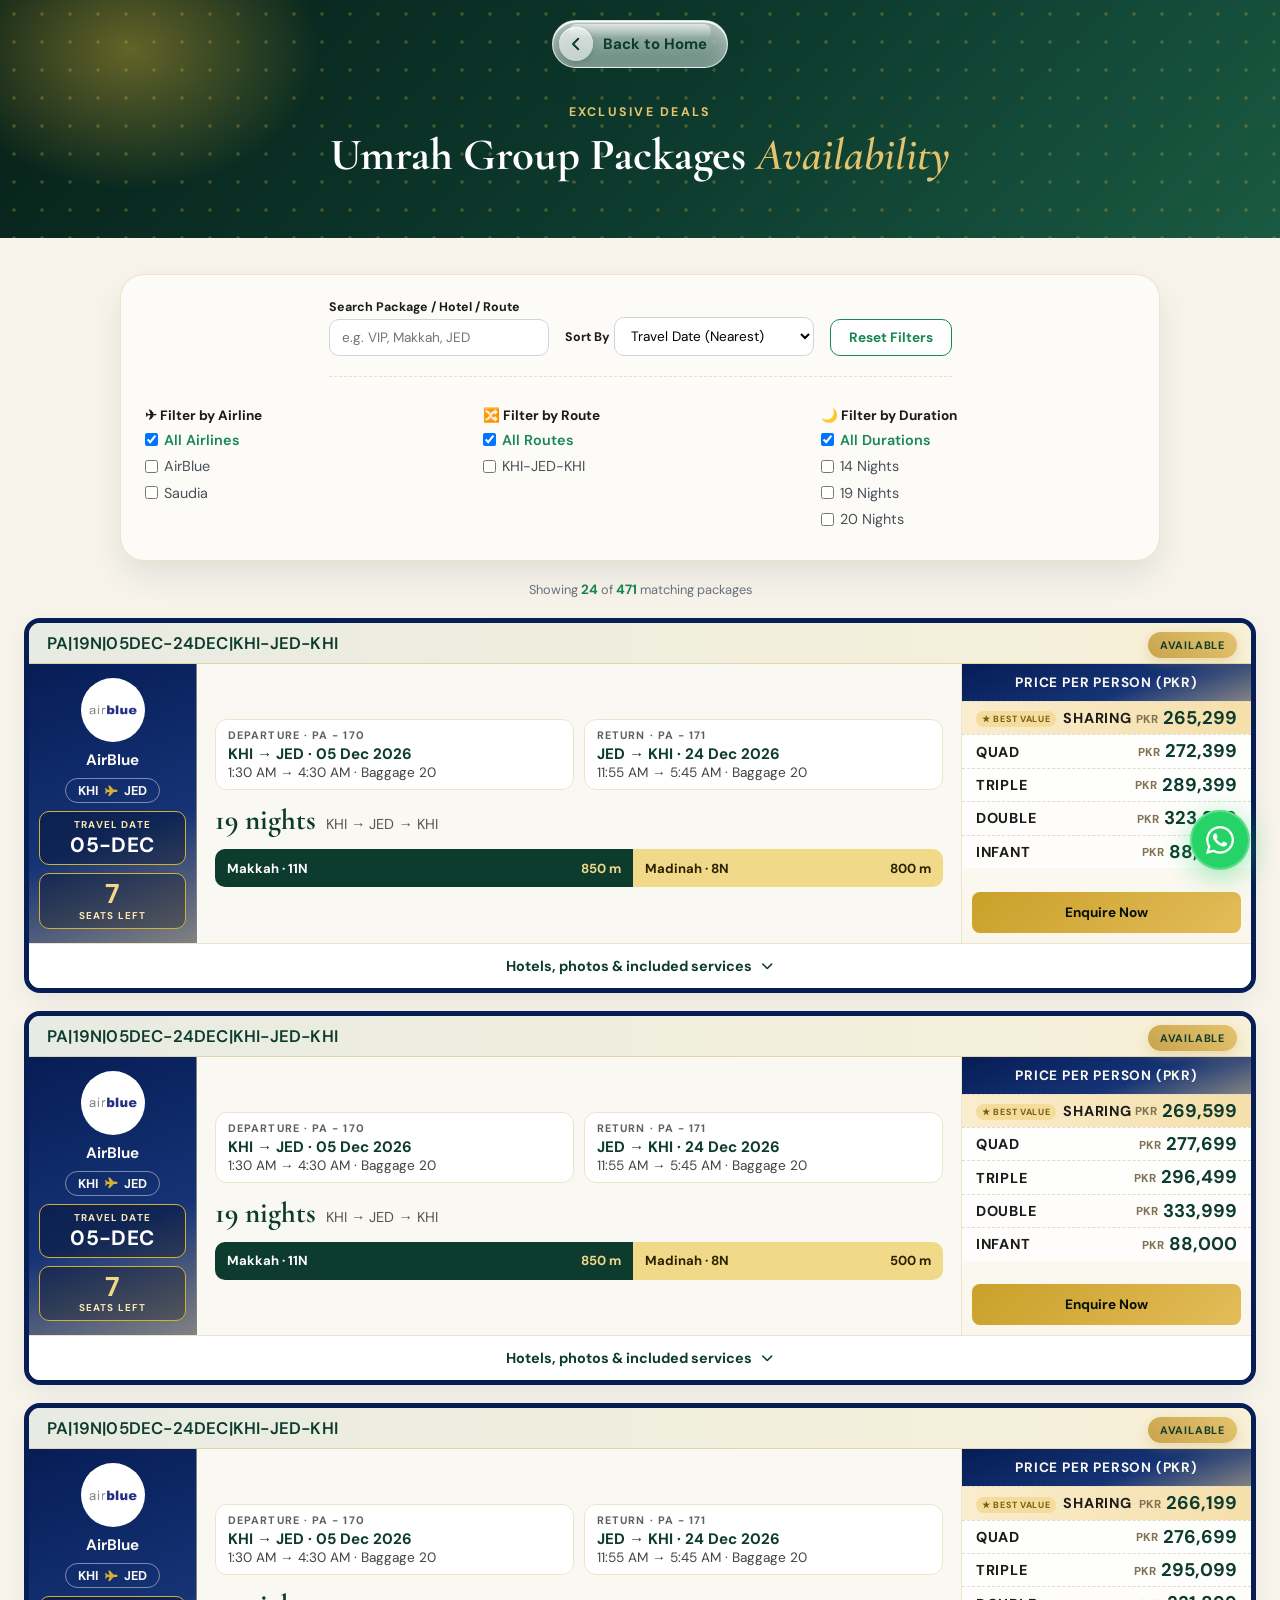
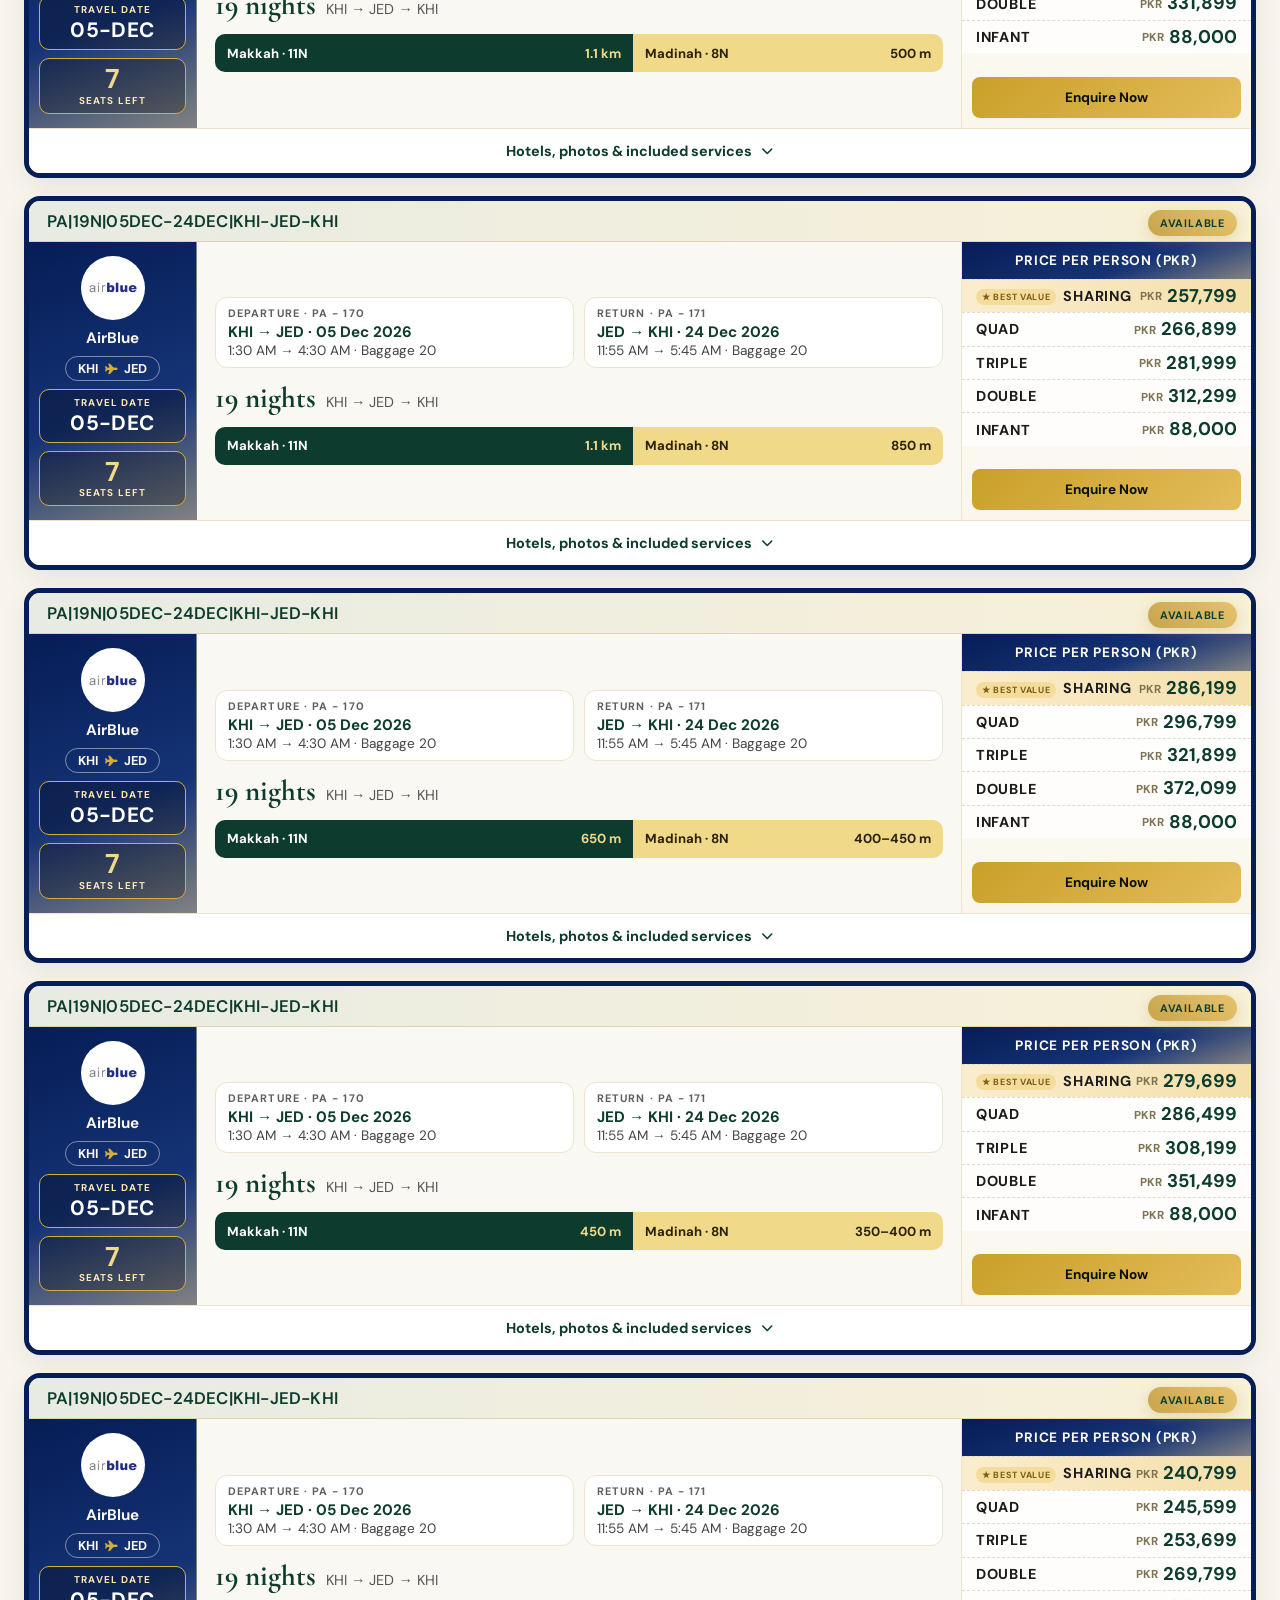
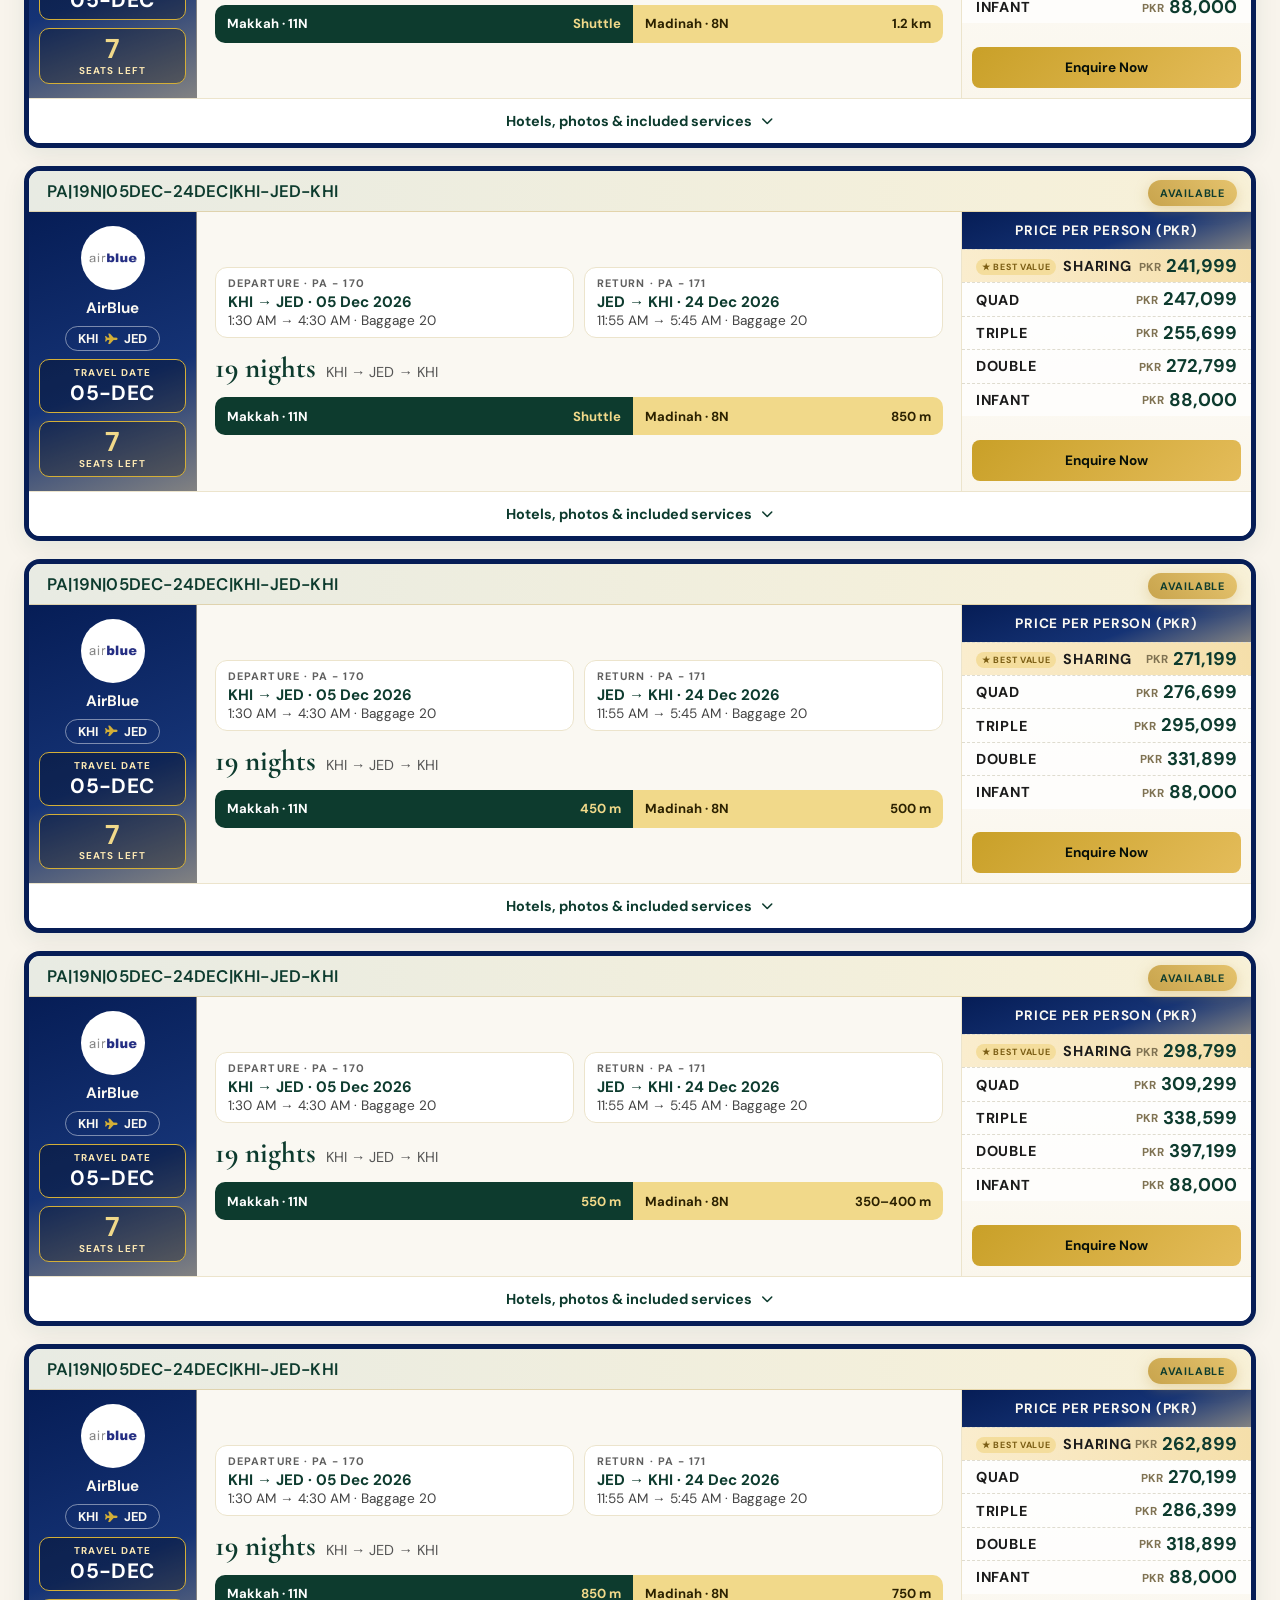
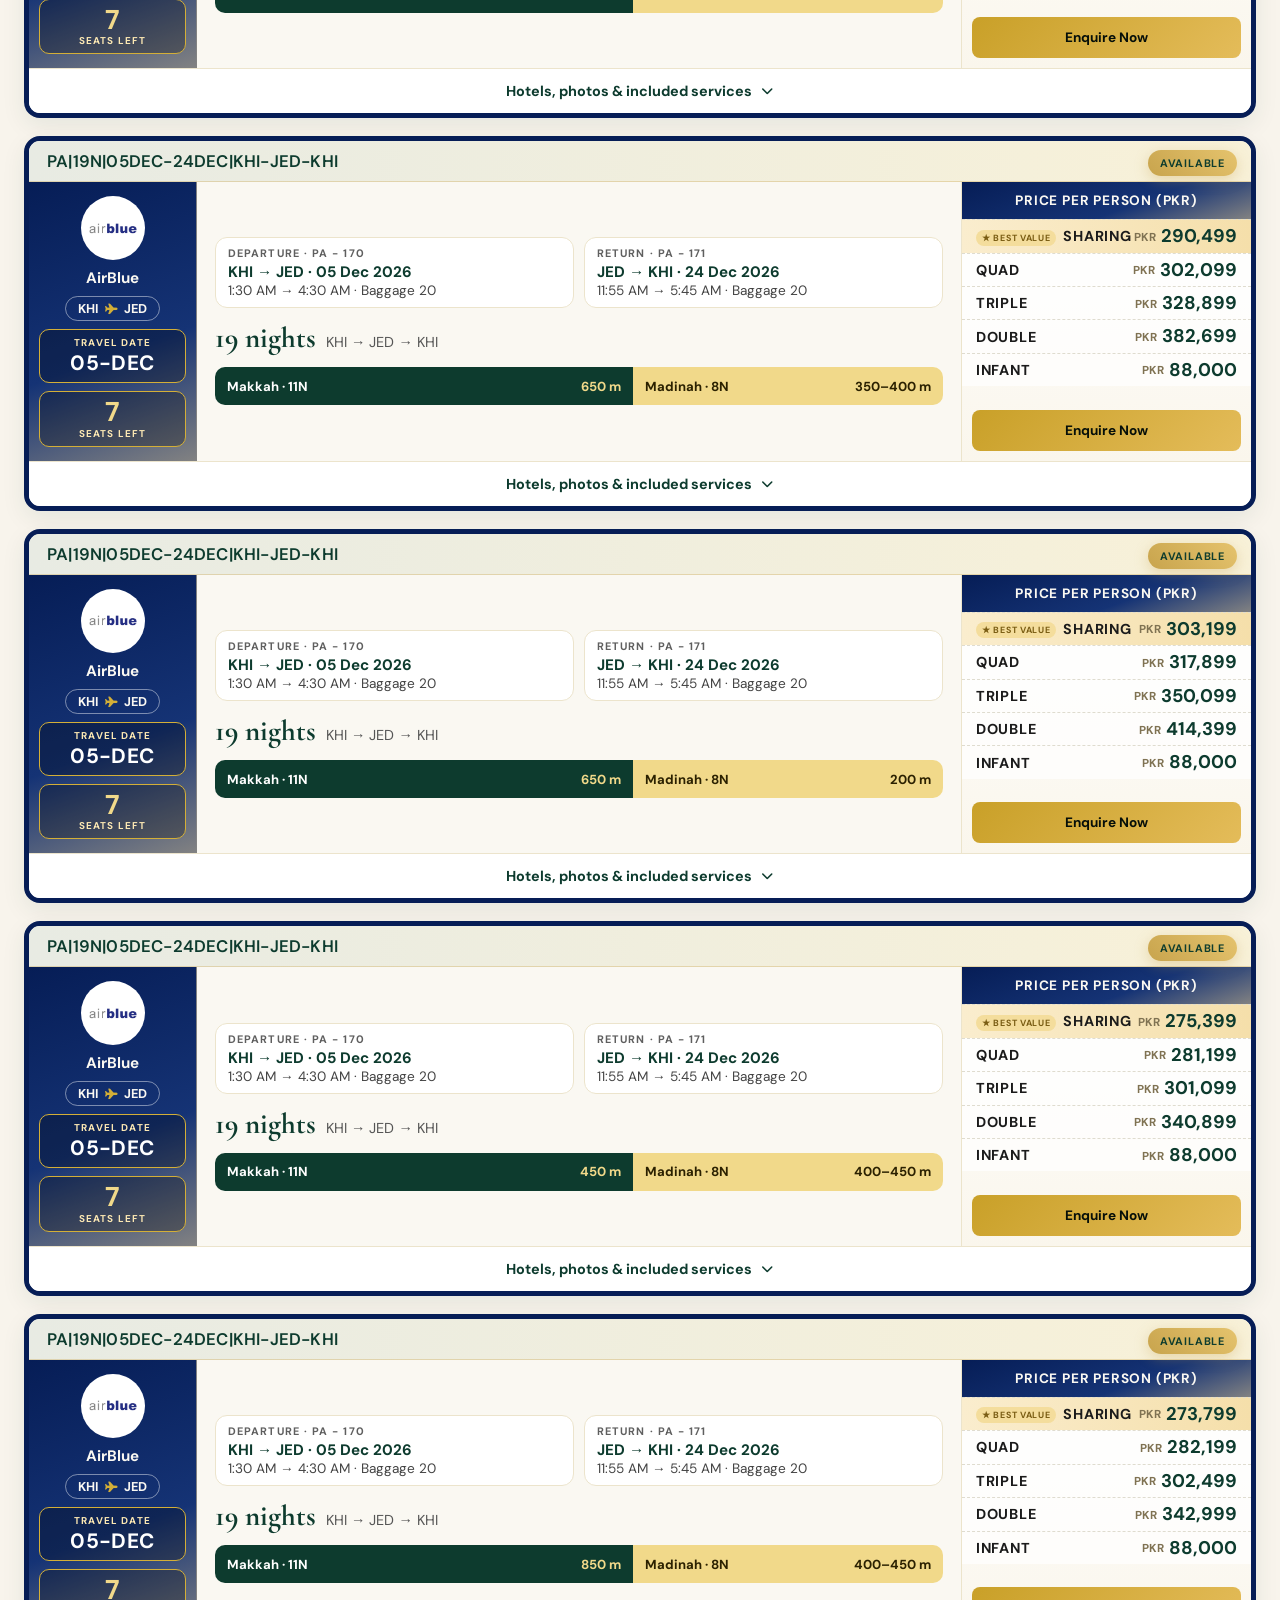
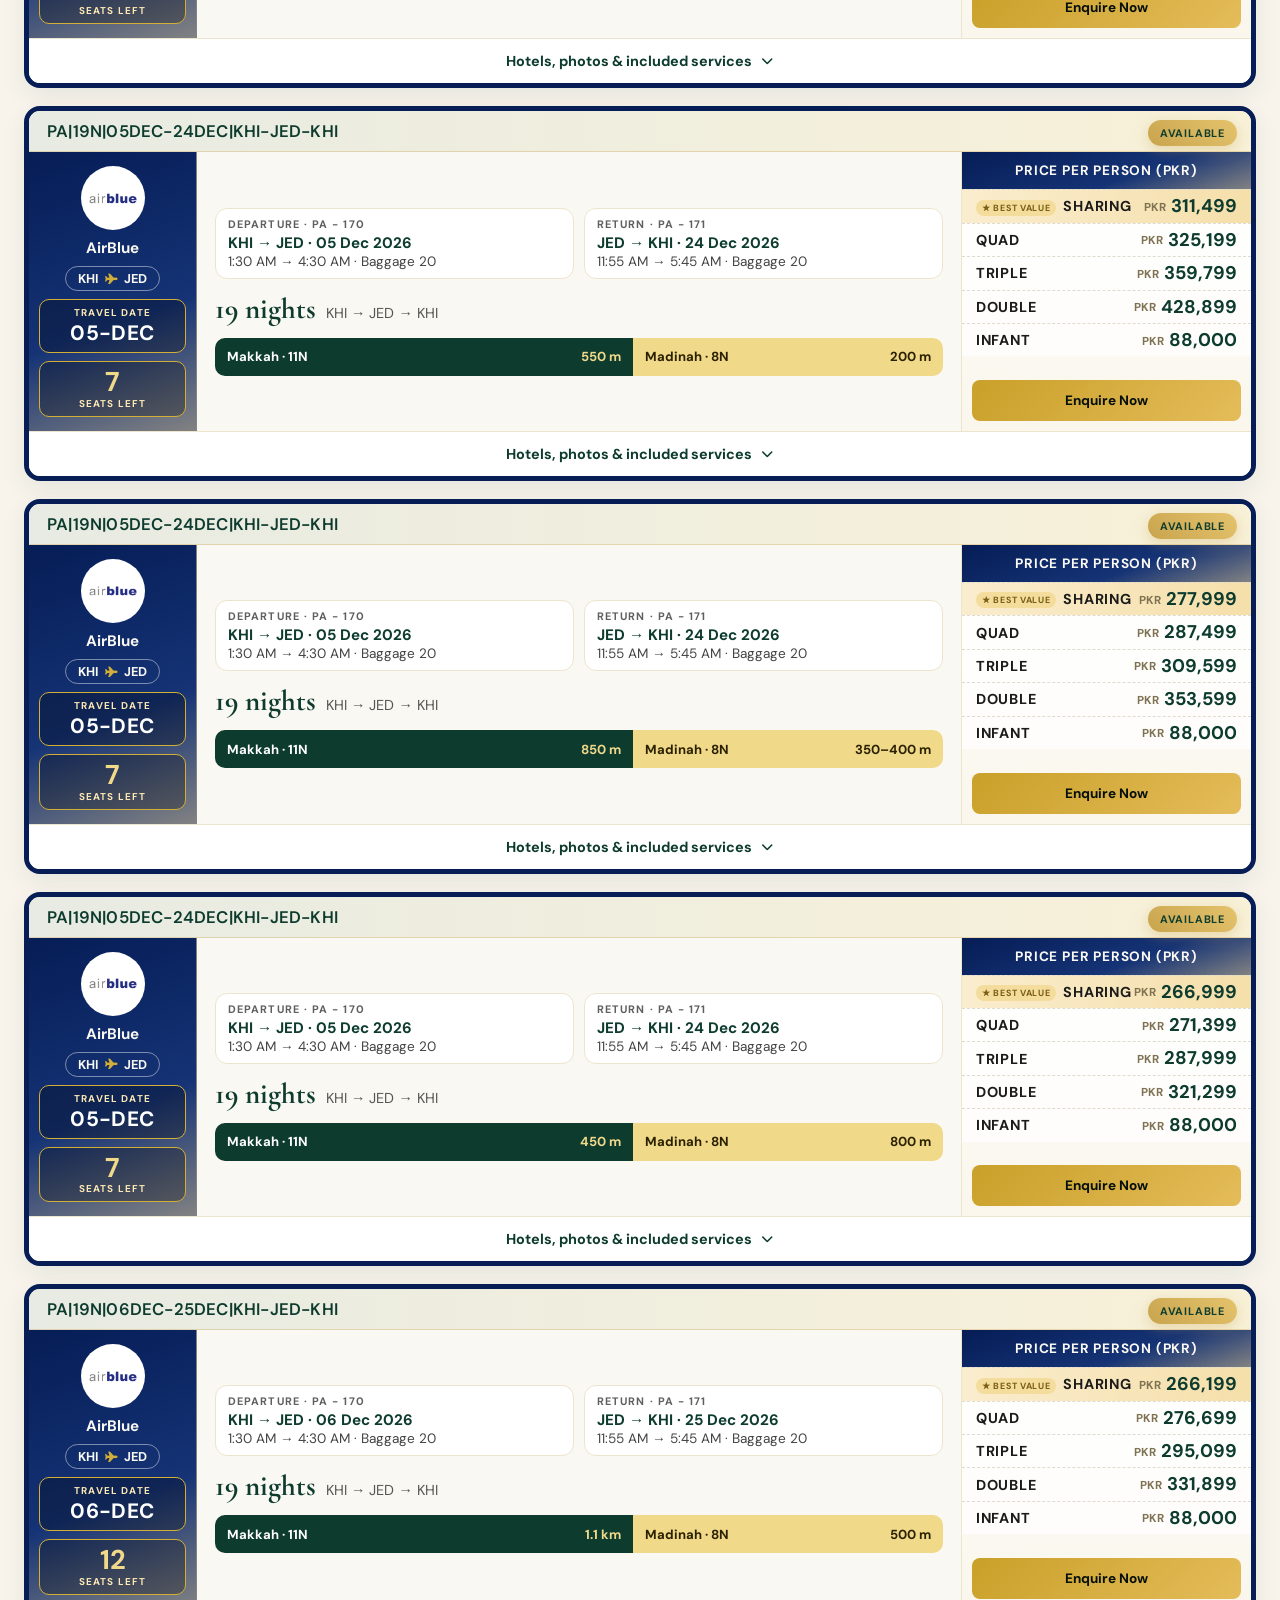
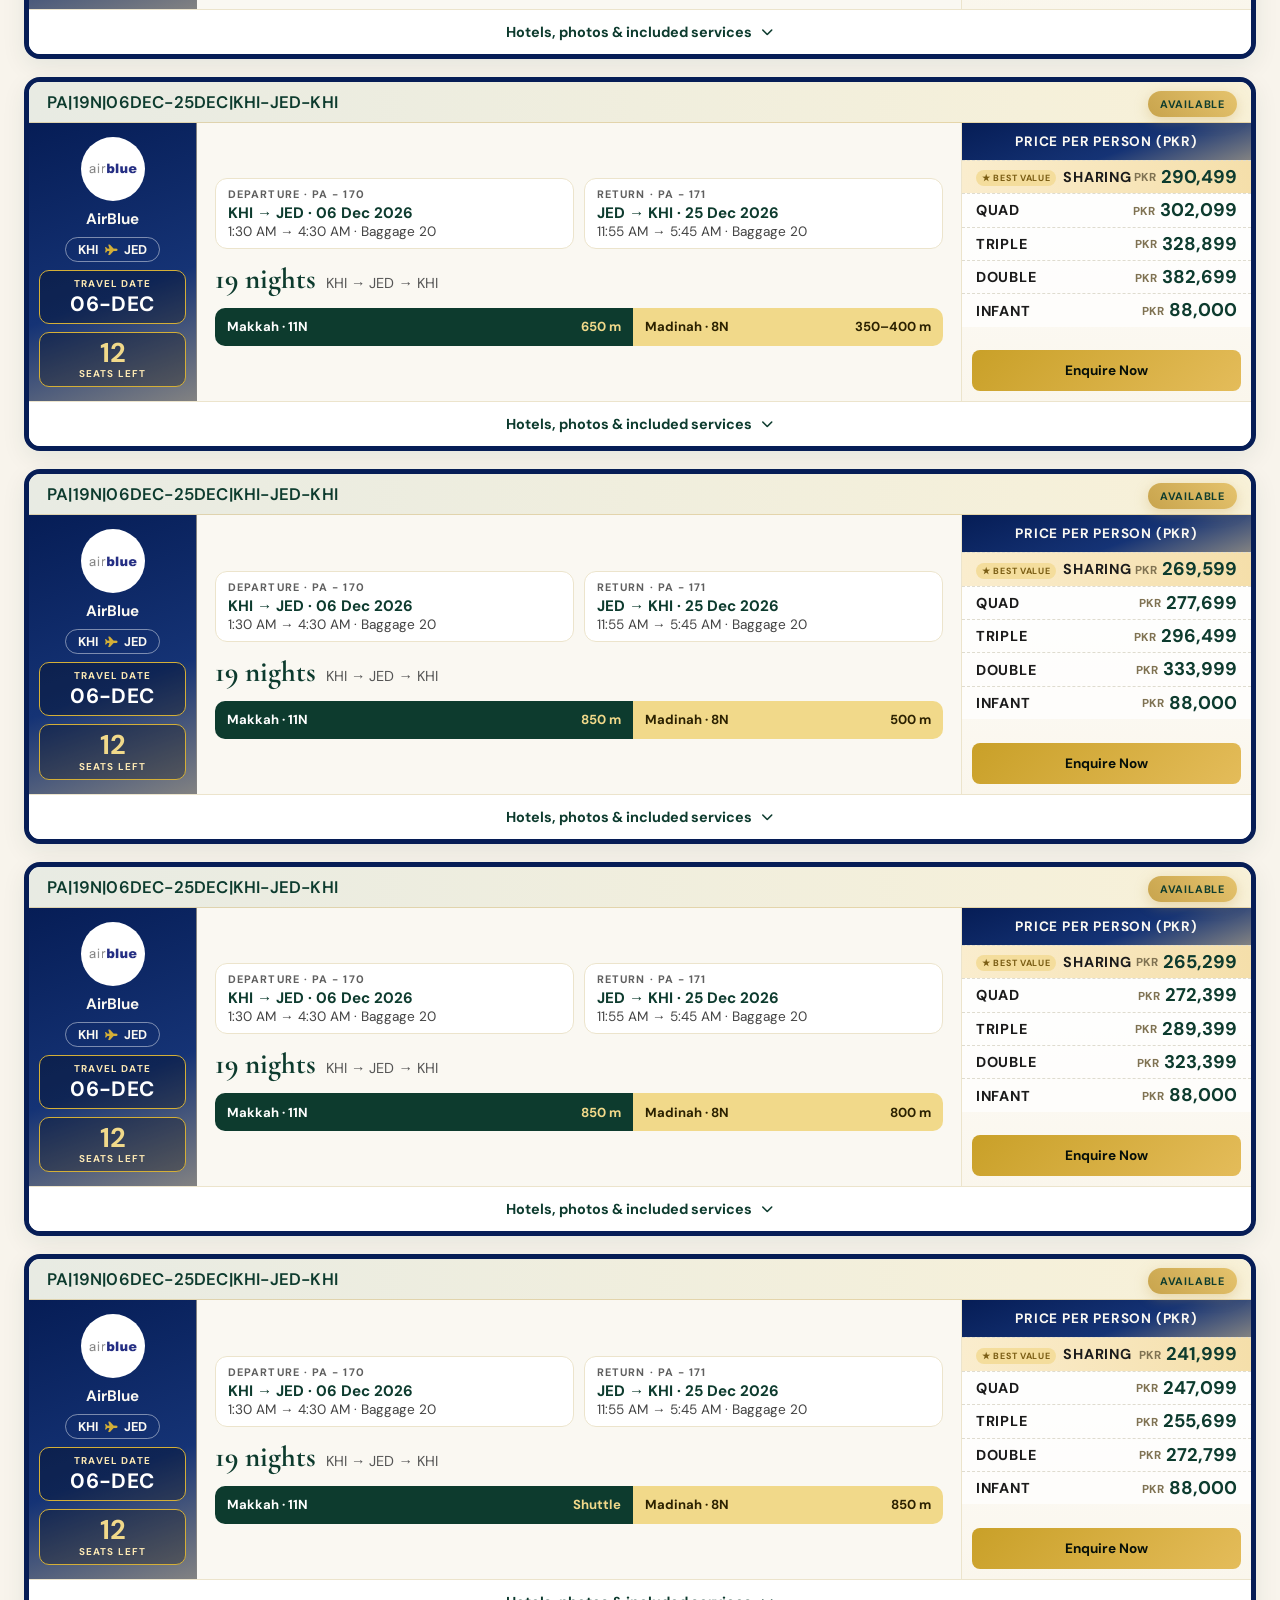
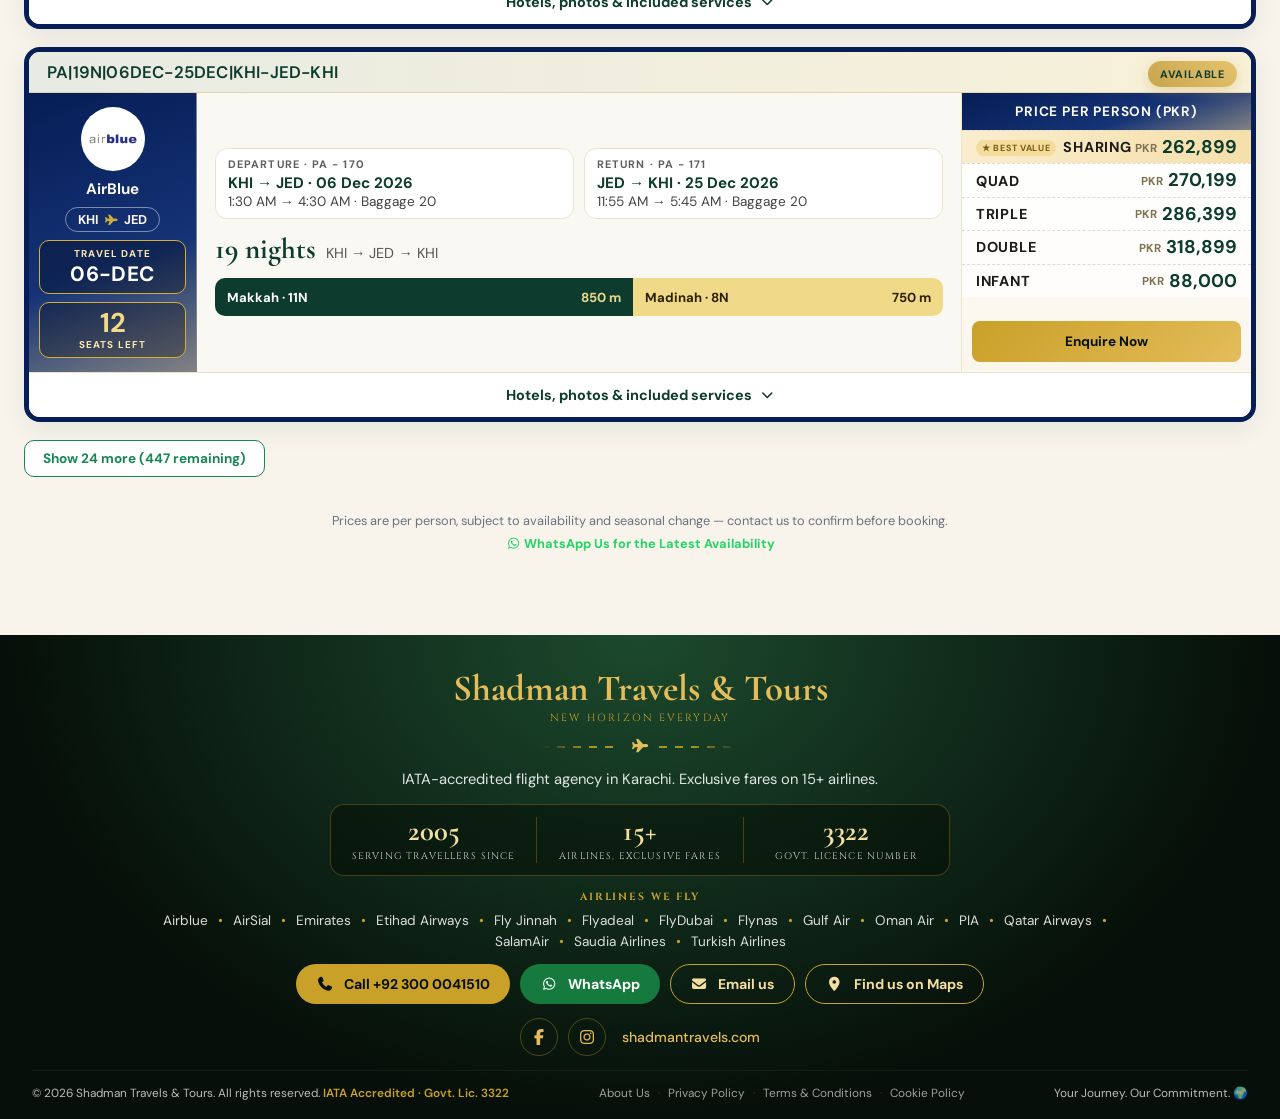
<file: pages/umrah-packages.html>
<!DOCTYPE html>
<html lang="en">
<head>

<!-- Google Analytics 4 -->
<script async src="https://www.googletagmanager.com/gtag/js?id=G-054Q03RSLR"></script>
<script src="/js/analytics-init.js"></script>

<!-- Microsoft Clarity -->
<script src="/js/clarity-init.js"></script>

<meta charset="UTF-8">
<meta name="viewport" content="width=device-width, initial-scale=1.0">
<title>Umrah Packages | All Available Dates & Hotels | Shadman Travels</title>
<meta name="description" content="Browse all available Umrah packages from Shadman Travels & Tours — flight details, Makkah & Madinah hotel options, and per-person pricing, updated regularly.">
<link rel="canonical" href="https://shadmantravels.com/pages/umrah-packages.html">
<link rel="stylesheet" href="/css/fontawesome/all.min.css"/>
<link rel="stylesheet" href="/css/variables.css">
<link rel="stylesheet" href="/css/main.css">
<link rel="stylesheet" href="/css/navbar.css">
<link rel="stylesheet" href="/css/footer.css">
<link rel="stylesheet" href="/css/umrah-packages.css?v=20261108">
<link rel="stylesheet" href="/css/responsive.css">
</head>
<body>

<!-- Floating "Back to Home" button: frost glass. Full pill at the top of the page,
     shrinks to a round button after scrolling (see js/umrah-packages.js and css/umrah-packages.css) -->
<a href="/" class="glass-back" id="glassBack" aria-label="Back to Home">
  <span class="glass-back-icon"><svg width="18" height="18" viewBox="0 0 24 24" fill="none" stroke="currentColor" stroke-width="2.6" stroke-linecap="round" stroke-linejoin="round" aria-hidden="true"><path d="M15 5l-7 7 7 7"/></svg></span>
  <span class="glass-back-label">Back to Home</span>
</a>

<!-- INCLUDE:mobile-menu -->
<!-- Full-screen route menu (phones and tablets). Opened by the dock's Menu button, see js/navbar.js -->
<div class="mobile-menu" id="mobileMenu" role="dialog" aria-label="Site menu" aria-hidden="true">
  <div class="mm-head">
    <div class="mm-label">Choose your route</div>
    <button type="button" class="mm-close" id="mmClose" aria-label="Close menu"><i class="fa-solid fa-xmark" aria-hidden="true"></i></button>
  </div>

  <div class="mm-route">
    <a href="/#flights" class="mm-stop">
      <i class="fa-solid fa-plane mm-plane" aria-hidden="true"></i>
      <span class="mm-name">Flights</span><span class="mm-cap">Search and get a fare quote</span>
    </a>
    <a href="/pages/umrah-packages.html" target="_blank" rel="noopener" class="mm-stop umrah-dual-link">
      <i class="fa-solid fa-plane mm-plane" aria-hidden="true"></i>
      <span class="mm-name">Umrah</span><span class="mm-cap">Packages and hotels</span>
    </a>
    <a href="/#airlines" class="mm-stop">
      <i class="fa-solid fa-plane mm-plane" aria-hidden="true"></i>
      <span class="mm-name">Airlines</span><span class="mm-cap">15+ airline partners</span>
    </a>
    <a href="/#destinations" class="mm-stop">
      <i class="fa-solid fa-plane mm-plane" aria-hidden="true"></i>
      <span class="mm-name">Destinations</span><span class="mm-cap">Where we fly</span>
    </a>
    <a href="/#why-us" class="mm-stop">
      <i class="fa-solid fa-plane mm-plane" aria-hidden="true"></i>
      <span class="mm-name">Why Us</span><span class="mm-cap">IATA-accredited agency</span>
    </a>
    <a href="/#faq" class="mm-stop">
      <i class="fa-solid fa-plane mm-plane" aria-hidden="true"></i>
      <span class="mm-name">FAQ</span><span class="mm-cap">Quick answers</span>
    </a>
    <a href="/#contact" class="mm-stop">
      <i class="fa-solid fa-plane mm-plane" aria-hidden="true"></i>
      <span class="mm-name">Contact</span><span class="mm-cap">Call or WhatsApp us</span>
    </a>
  </div>
</div>

<!-- Permanent bottom dock (phones and tablets) -->
<div class="dock" id="dock" role="navigation" aria-label="Quick actions">
  <a href="/#flights" class="dock-item"><i class="fa-solid fa-plane" aria-hidden="true"></i><span>Flights</span></a>
  <a href="/#umrah" class="dock-item"><i class="fa-solid fa-moon" aria-hidden="true"></i><span>Umrah</span></a>
  <a href="tel:+923000041510" class="dock-call" aria-label="Call now"><i class="fa-solid fa-phone" aria-hidden="true"></i></a>
  <a href="https://wa.me/923000041510" class="dock-item dock-chat" target="_blank" rel="noopener"><i class="fa-brands fa-whatsapp" aria-hidden="true"></i><span>Chat</span></a>
  <button type="button" class="dock-item" id="dockMenu" aria-label="Open menu" aria-expanded="false" aria-controls="mobileMenu"><i class="fa-solid fa-bars" aria-hidden="true"></i><span>Menu</span></button>
</div>
<!-- /INCLUDE:mobile-menu -->

<header class="up-hero">
  <div class="up-head">
    <span class="up-eyebrow">Exclusive Deals</span>
    <h1>Umrah Group Packages <em>Availability</em></h1>
  </div>
</header>

<main class="up-page">
  <div class="up-inner">

    <div class="up-filters">

      <div class="up-filters-top">
        <div class="up-search-wrap">
          <label for="upSearch">Search Package / Hotel / Route</label>
          <input type="text" id="upSearch" placeholder="e.g. VIP, Makkah, JED">
        </div>
        <div class="up-sort-wrap">
          <label for="upSort">Sort By</label>
          <select id="upSort">
            <option value="dateAsc">Travel Date (Nearest)</option>
            <option value="dateDesc">Travel Date (Latest)</option>
            <option value="priceAsc">Price (Low to High)</option>
            <option value="priceDesc">Price (High to Low)</option>
          </select>
        </div>
        <button type="button" id="upReset" class="up-reset-btn">Reset Filters</button>
      </div>

      <div class="up-checkbox-groups">

        <div class="up-checkbox-group">
          <div class="up-checkbox-heading">✈ Filter by Airline</div>
          <label class="up-checkbox-row"><input type="checkbox" class="up-cb-airline" value="all" checked> All Airlines</label>
          <label class="up-checkbox-row"><input type="checkbox" class="up-cb-airline" value="ab"> AirBlue</label>
          <label class="up-checkbox-row"><input type="checkbox" class="up-cb-airline" value="fj"> Fly Jinnah</label>
          <label class="up-checkbox-row"><input type="checkbox" class="up-cb-airline" value="pia"> PIA</label>
        </div>

        <div class="up-checkbox-group">
          <div class="up-checkbox-heading">🔀 Filter by Route</div>
          <label class="up-checkbox-row"><input type="checkbox" class="up-cb-route" value="all" checked> All Routes</label>
          <label class="up-checkbox-row"><input type="checkbox" class="up-cb-route" value="KHI-JED-KHI"> KHI-JED-KHI</label>
          <label class="up-checkbox-row"><input type="checkbox" class="up-cb-route" value="KHI-JED / JED-KHI"> KHI-JED / JED-KHI</label>
        </div>

        <div class="up-checkbox-group">
          <div class="up-checkbox-heading">🌙 Filter by Duration</div>
          <label class="up-checkbox-row"><input type="checkbox" class="up-cb-nights" value="all" checked> All Durations</label>
          <label class="up-checkbox-row"><input type="checkbox" class="up-cb-nights" value="19"> 19 Nights</label>
          <label class="up-checkbox-row"><input type="checkbox" class="up-cb-nights" value="20"> 20 Nights</label>
          <label class="up-checkbox-row"><input type="checkbox" class="up-cb-nights" value="21"> 21 Nights</label>
        </div>

      </div>
    </div>

    <div class="up-results-count" id="upResultsCount"></div>

    <div class="up-grid" id="upGrid">
      <!-- Package cards rendered by js/umrah-packages.js from data/umrah-packages.json -->
    </div>

    <p style="text-align:center;font-size:0.8rem;color:var(--muted);margin-top:32px;line-height:1.8;">
      Prices are per person, subject to availability and seasonal change — contact us to confirm before booking.
      <br>
      <a href="https://wa.me/923000041510" target="_blank" rel="noopener" style="color:#25d366;font-weight:700;"><i class="fa-brands fa-whatsapp"></i> WhatsApp Us for the Latest Availability</a>
    </p>

  </div>
</main>

<!-- INCLUDE:footer -->
<footer>
  <div class="foot-inner f2">

    <!-- Brand -->
    <div class="f2-brand">
      <div class="f2-name">Shadman Travels &amp; Tours</div>
      <span class="f2-tag">New Horizon Everyday</span>
    </div>

    <div class="f2-path" aria-hidden="true"><i class="fa-solid fa-plane"></i></div>

    <p class="f2-desc">IATA-accredited flight agency in Karachi. Exclusive fares on 15+ airlines.</p>

    <!-- Trust panel -->
    <div class="f2-trust">
      <div class="f2-stat"><span class="f2-num">2005</span><span class="f2-lbl">Serving travellers since</span></div>
      <div class="f2-stat"><span class="f2-num">15+</span><span class="f2-lbl">Airlines, exclusive fares</span></div>
      <div class="f2-stat"><span class="f2-num">3322</span><span class="f2-lbl">Govt. licence number</span></div>
    </div>

    <!-- Airlines -->
    <div class="f2-airlines">
      <h4>Airlines we fly</h4>
      <ul>
        <li class="foot-airline-name">Airblue</li>
        <li class="foot-airline-name">AirSial</li>
        <li class="foot-airline-name">Emirates</li>
        <li class="foot-airline-name">Etihad Airways</li>
        <li class="foot-airline-name">Fly Jinnah</li>
        <li class="foot-airline-name">Flyadeal</li>
        <li class="foot-airline-name">FlyDubai</li>
        <li class="foot-airline-name">Flynas</li>
        <li class="foot-airline-name">Gulf Air</li>
        <li class="foot-airline-name">Oman Air</li>
        <li class="foot-airline-name">PIA</li>
        <li class="foot-airline-name">Qatar Airways</li>
        <li class="foot-airline-name">SalamAir</li>
        <li class="foot-airline-name">Saudia Airlines</li>
        <li class="foot-airline-name">Turkish Airlines</li>
      </ul>
    </div>

    <!-- Contact buttons. id="contact" is the target of the navbar Contact link: keep it. -->
    <div class="f2-actions" id="contact">
      <a class="f2-btn f2-btn-call" href="tel:+923000041510"><i class="fa-solid fa-phone"></i> Call +92 300 0041510</a>
      <a class="f2-btn f2-btn-wa" href="https://wa.me/923000041510" target="_blank" rel="noopener"><i class="fa-brands fa-whatsapp"></i> WhatsApp</a>
      <a class="f2-btn f2-btn-ghost" href="mailto:shadmantravel@yahoo.com?subject=Travel%20Inquiry%20-%20Shadman%20Travels"><i class="fa-solid fa-envelope"></i> Email us</a>
      <a class="f2-btn f2-btn-ghost" href="https://maps.app.goo.gl/VC3xpDUezByyPFrX7" target="_blank" rel="noopener"><i class="fa-solid fa-location-dot"></i> Find us on Maps</a>
    </div>

    <!-- Social -->
    <div class="f2-social">
      <a class="f2-soc" href="https://www.facebook.com/shadmantravels/" target="_blank" rel="noopener" aria-label="Facebook"><i class="fa-brands fa-facebook-f"></i></a>
      <a class="f2-soc" href="https://instagram.com/shadman_travels" target="_blank" rel="noopener" aria-label="Instagram"><i class="fa-brands fa-instagram"></i></a>
      <a class="f2-site" href="https://shadmantravels.com" target="_blank" rel="noopener">shadmantravels.com</a>
    </div>

    <!-- Copyright bar -->
    <div class="foot-bottom">
      <p>© <span id="footer-year">2026</span> Shadman Travels &amp; Tours. All rights reserved. <span class="lic">IATA Accredited · Govt. Lic. 3322</span></p>
      <p class="foot-legal-links">
        <a href="/pages/about.html">About Us</a>
        <span>·</span>
        <a href="/pages/privacy-policy.html">Privacy Policy</a>
        <span>·</span>
        <a href="/pages/terms.html">Terms &amp; Conditions</a>
        <span>·</span>
        <a href="/pages/cookies.html">Cookie Policy</a>
      </p>
      <p>Your Journey. Our Commitment. 🌍</p>
    </div>

  </div>
</footer><!-- /footer -->
<!-- /INCLUDE:footer -->

<a href="https://wa.me/923000041510" class="wa-fab" target="_blank" rel="noopener">
  <i class="fa-brands fa-whatsapp"></i>
  <span class="wa-label">Chat on WhatsApp</span>
</a>

<!-- Dark background behind the phone pop-up (opened by js/umrah-packages.js) -->
<div class="up2-scrim" id="upScrim"></div>

<script src="/js/config.js" defer></script>
<script src="/js/navbar.js" defer></script>
<script src="/js/umrah-packages.js?v=20261108" defer></script>
<script src="/js/hotel-pictures.js" defer></script>

<script src="/js/footer-year.js"></script>

</body>
</html>
</file>
<file: css/variables.css>
/* ═══════════════════════════════════════════
   VARIABLES.CSS — Design Tokens & Root Variables
   Project Shadman Platform
═══════════════════════════════════════════ */
/* ── Self-Hosted Fonts ── */

@font-face {
  font-family: 'Cormorant Garamond';
  src: url('../fonts/cormorant-garamond/cormorant-garamond-v21-latin-300.woff2') format('woff2');
  font-weight: 300;
  font-style: normal;
  font-display: swap;
}

@font-face {
  font-family: 'Cormorant Garamond';
  src: url('../fonts/cormorant-garamond/cormorant-garamond-v21-latin-regular.woff2') format('woff2');
  font-weight: 400;
  font-style: normal;
  font-display: swap;
}

@font-face {
  font-family: 'Cormorant Garamond';
  src: url('../fonts/cormorant-garamond/cormorant-garamond-v21-latin-italic.woff2') format('woff2');
  font-weight: 400;
  font-style: italic;
  font-display: swap;
}

@font-face {
  font-family: 'Cormorant Garamond';
  src: url('../fonts/cormorant-garamond/cormorant-garamond-v21-latin-600.woff2') format('woff2');
  font-weight: 600;
  font-style: normal;
  font-display: swap;
}

@font-face {
  font-family: 'Cormorant Garamond';
  src: url('../fonts/cormorant-garamond/cormorant-garamond-v21-latin-600italic.woff2') format('woff2');
  font-weight: 600;
  font-style: italic;
  font-display: swap;
}

@font-face {
  font-family: 'Cormorant Garamond';
  src: url('../fonts/cormorant-garamond/cormorant-garamond-v21-latin-700.woff2') format('woff2');
  font-weight: 700;
  font-style: normal;
  font-display: swap;
}

@font-face {
  font-family: 'DM Sans';
  src: url('../fonts/dm-sans/dm-sans-v17-latin-300.woff2') format('woff2');
  font-weight: 300;
  font-style: normal;
  font-display: swap;
}

@font-face {
  font-family: 'DM Sans';
  src: url('../fonts/dm-sans/dm-sans-v17-latin-regular.woff2') format('woff2');
  font-weight: 400;
  font-style: normal;
  font-display: swap;
}

@font-face {
  font-family: 'DM Sans';
  src: url('../fonts/dm-sans/dm-sans-v17-latin-500.woff2') format('woff2');
  font-weight: 500;
  font-style: normal;
  font-display: swap;
}

@font-face {
  font-family: 'DM Sans';
  src: url('../fonts/dm-sans/dm-sans-v17-latin-600.woff2') format('woff2');
  font-weight: 600;
  font-style: normal;
  font-display: swap;
}

@font-face {
  font-family: 'DM Sans';
  src: url('../fonts/dm-sans/dm-sans-v17-latin-700.woff2') format('woff2');
  font-weight: 700;
  font-style: normal;
  font-display: swap;
}

@font-face {
  font-family: 'Cinzel';
  src: url('../fonts/cinzel/cinzel-v26-latin-regular.woff2') format('woff2');
  font-weight: 400;
  font-style: normal;
  font-display: swap;
}

@font-face {
  font-family: 'Cinzel';
  src: url('../fonts/cinzel/cinzel-v26-latin-600.woff2') format('woff2');
  font-weight: 600;
  font-style: normal;
  font-display: swap;
}

@font-face {
  font-family: 'Cinzel';
  src: url('../fonts/cinzel/cinzel-v26-latin-700.woff2') format('woff2');
  font-weight: 700;
  font-style: normal;
  font-display: swap;
}

:root {
  /* ── Color System ── */
  --g900: #060f09;
  --g800: #0b1e10;
  --g700: #0f2916;
  --g600: #163d22;
  --g500: #1d5230;
  --g400: #246640;

  /* ── Gold Palette ── */
  --gold:     #c9a028;
  --gold2:    #e4bc5a;
  --gold3:    #f5dfa0;
  --goldpale: #fdf6e3;

  /* ── Neutral / Base ── */
  --white:  #ffffff;
  --cream:  #f8f4ec;
  --ink:    #1a1a1a;
  --muted:  #6b7280;

  /* ── UI Tokens ── */
  --border: rgba(201, 160, 40, 0.18);
  --shadow: 0 24px 64px rgba(0, 0, 0, 0.18);
  --r:      14px;
}

/* ── Open Sans (self-hosted, latin) — used by the package cards and the hotel gallery ── */
@font-face {
  font-family: 'Open Sans';
  src: url('../fonts/open-sans/open-sans-v5-latin-400.woff2') format('woff2');
  font-weight: 400;
  font-style: normal;
  font-display: swap;
}
@font-face {
  font-family: 'Open Sans';
  src: url('../fonts/open-sans/open-sans-v5-latin-600.woff2') format('woff2');
  font-weight: 600;
  font-style: normal;
  font-display: swap;
}
@font-face {
  font-family: 'Open Sans';
  src: url('../fonts/open-sans/open-sans-v5-latin-700.woff2') format('woff2');
  font-weight: 700;
  font-style: normal;
  font-display: swap;
}
@font-face {
  font-family: 'Open Sans';
  src: url('../fonts/open-sans/open-sans-v5-latin-800.woff2') format('woff2');
  font-weight: 800;
  font-style: normal;
  font-display: swap;
}
</file>
<file: css/main.css>
/* ═══════════════════════════════════════════
   MAIN.CSS — Reset, Base, Utilities
   Project Shadman Platform
═══════════════════════════════════════════ */

/* ── Reset ── */
*, *::before, *::after {
  margin: 0;
  padding: 0;
  box-sizing: border-box;
}

html {
  scroll-behavior: smooth;
  font-size: 16px;
}

body {
  font-family: 'DM Sans', sans-serif;
  background: var(--cream);
  color: var(--ink);
  overflow-x: hidden;
}

img {
  max-width: 100%;
  display: block;
}

a {
  text-decoration: none;
  color: inherit;
}

button {
  cursor: pointer;
  font-family: inherit;
}

ul {
  list-style: none;
}

/* ── Preloader ── */
#preloader {
  position: fixed;
  inset: 0;
  z-index: 9999;
  background: var(--g900);
  display: flex;
  flex-direction: column;
  align-items: center;
  justify-content: center;
  gap: 24px;
  transition: opacity 0.7s ease, visibility 0.7s ease;
}

#preloader.hidden {
  opacity: 0;
  visibility: hidden;
}

.pre-logo {
  font-family: 'Cormorant Garamond', serif;
  font-size: 2.2rem;
  font-weight: 700;
  color: var(--gold);
  letter-spacing: 0.08em;
  text-align: center;
  line-height: 1.2;
}

.pre-logo span {
  display: block;
  font-size: 0.8rem;
  color: rgba(255, 255, 255, 0.4);
  letter-spacing: 0.2em;
  font-family: 'Cinzel', serif;
  font-weight: 400;
  margin-top: 4px;
}

.pre-plane {
  font-size: 2.4rem;
  animation: preflight 1.8s ease-in-out infinite;
}

@keyframes preflight {
  0%   { transform: translateX(-40px) rotate(-10deg); opacity: 0; }
  40%  { opacity: 1; }
  100% { transform: translateX(40px) rotate(10deg); opacity: 0; }
}

.pre-bar {
  width: 200px;
  height: 2px;
  background: rgba(255, 255, 255, 0.1);
  border-radius: 2px;
  overflow: hidden;
}

.pre-bar-fill {
  height: 100%;
  background: linear-gradient(90deg, var(--gold), var(--gold2));
  border-radius: 2px;
  animation: prebar 1.8s ease forwards;
}

@keyframes prebar {
  from { width: 0; }
  to   { width: 100%; }
}

/* ── Scroll Progress ── */
#progress {
  position: fixed;
  top: 0;
  left: 0;
  height: 3px;
  width: 0%;
  background: linear-gradient(90deg, var(--gold), var(--gold2));
  z-index: 10000;
  transition: width 0.1s linear;
  box-shadow: 0 0 10px rgba(201, 160, 40, 0.6);
}

/* ── Trust Strip (ivory ticker + pinned IATA licence badge) ── */
.ts{
  --ink:#0d1a14; --gold:#d6a936; --gold-hi:#e8c35a; --bronze:#8a6410; --ivory:#f6f1e4;
  --h:36px; --cut:10px; --lip:2px; --fs:11.5px; --ico:13px; --sep-pad:8px; --dur:18s;
  position:relative; display:flex; align-items:stretch; height:var(--h);
  background:var(--ivory); color:var(--ink);
  border-block:1px solid rgba(138,100,16,.5);
  font-family:'DM Sans',system-ui,sans-serif; overflow:hidden;
}

/* Pinned badge: gold lip (::before) under dark face (::after) */
.ts-badge{position:relative; z-index:2; flex:none; display:flex; align-items:center; gap:6px;
  padding:0 calc(var(--cut) + 4px) 0 9px; color:#f2efe6; white-space:nowrap}
.ts-badge::before,.ts-badge::after{content:""; position:absolute; top:0; bottom:0; left:0; z-index:-1;
  clip-path:polygon(0 0,100% 0,calc(100% - var(--cut)) 100%,0 100%)}
.ts-badge::before{right:0; background:var(--gold)}
.ts-badge::after{right:var(--lip); background:var(--ink)}
.ts-seal{flex:none; display:grid; place-items:center}   /* phone: bare shield, no circle */
.ts-seal svg{width:13px; height:13px; fill:none; stroke:var(--gold-hi); stroke-width:2; stroke-linecap:round; stroke-linejoin:round}
.ts-badge-text{display:flex; flex-direction:column; justify-content:center}
.ts-label{font-size:8px; font-weight:600; letter-spacing:.12em; color:var(--gold-hi); line-height:1.1}
.ts-lic-row{display:flex; align-items:baseline; gap:7px; line-height:1}
.ts-lic{display:none; font-size:11px; font-weight:500; color:#cfd6d0}
.ts-wide{display:none}
.ts-num{font-family:'Cormorant Garamond',Georgia,serif; font-weight:600; font-size:18px; line-height:1; color:var(--gold-hi)}

/* Ticker */
.ts-ticker{position:relative; flex:1; min-width:0; overflow:hidden; display:flex; align-items:center}
.ts-ticker::before,.ts-ticker::after{content:""; position:absolute; top:0; bottom:0; z-index:1; pointer-events:none}
.ts-ticker::before{left:0; width:8px; background:linear-gradient(90deg,var(--ivory),transparent)}
.ts-ticker::after{right:0; width:18px; background:linear-gradient(270deg,var(--ivory),transparent)}
.ts-track{display:flex; flex:none; width:max-content; animation:ts-run var(--dur) linear infinite; will-change:transform}
.ts-set{display:flex; align-items:center; flex:none; white-space:nowrap; font-size:var(--fs); font-weight:600}
.ts-item{display:flex; align-items:center; gap:6px}
.ts-item svg{display:none; flex:none; width:var(--ico); height:var(--ico); fill:none; stroke:var(--bronze); stroke-width:1.9; stroke-linecap:round; stroke-linejoin:round}
.ts-item b{color:var(--bronze); font-weight:600}
.ts-sep{padding:0 var(--sep-pad); color:var(--bronze); font-size:5px}
.ts-lg{display:none}          /* phone: short wording */
.ts-sm{display:inline}

/* Same direction as the old strip (content travels leftward) */
@keyframes ts-run{from{transform:translateX(0)} to{transform:translateX(-50%)}}
.ts:hover .ts-track{animation-play-state:paused}
@media (hover:none){.ts:hover .ts-track{animation-play-state:running}}

/* Tablet */
@media (min-width:768px){
  .ts{--h:46px; --cut:16px; --lip:3px; --fs:13px; --ico:16px; --sep-pad:14px; --dur:32s}
  .ts-badge{gap:10px; padding:0 28px 0 20px}
  .ts-seal{width:28px; height:28px; border:1.25px solid var(--gold); border-radius:50%}
  .ts-seal svg{width:15px; height:15px}
  .ts-label{font-size:9px; letter-spacing:.16em}
  .ts-wide,.ts-lic{display:inline}
  .ts-num{font-size:24px}
  .ts-item{gap:7px}
  .ts-item svg{display:block}
  .ts-sep{font-size:6px}
  .ts-lg{display:inline}
  .ts-sm{display:none}
  .ts-ticker::before{width:20px}
  .ts-ticker::after{width:36px}
}

/* Desktop */
@media (min-width:1100px){
  .ts{--h:44px; --cut:18px; --lip:3px; --fs:13.5px; --ico:17px; --sep-pad:16px; --dur:30s}
  .ts-badge{gap:12px; padding:0 34px 0 24px}
  .ts-seal{width:30px; height:30px}
  .ts-seal svg{width:16px; height:16px}
  .ts-label{font-size:9.5px; letter-spacing:.18em}
  .ts-lic{font-size:11.5px}
  .ts-num{font-size:26px}
  .ts-ticker::before{width:32px}
  .ts-ticker::after{width:64px}
}

/* Reduced motion: no auto-scroll, swipe manually, single set */
@media (prefers-reduced-motion:reduce){
  .ts-track{animation:none}
  .ts-ticker{overflow-x:auto}
  .ts-set[aria-hidden]{display:none}
}

/* ── Stats Section (flight-path waypoints) ── */
.stats-sec {
  position: relative; overflow: hidden; color: #fff;
  padding: 32px 32px 18px;
  background:
    radial-gradient(ellipse at 50% 35%, rgba(201,160,40,.13), transparent 55%),
    radial-gradient(ellipse at 50% 100%, rgba(22,61,34,.95), transparent 65%),
    #07120a;
  border-top: 1px solid rgba(201,160,40,.4);
}
.stx-stars {
  position: absolute; inset: 0; pointer-events: none;
  background-image:
    radial-gradient(2px 2px at 40px 60px, #e4bc5a, transparent),
    radial-gradient(1.5px 1.5px at 130px 150px, rgba(228,188,90,.8), transparent),
    radial-gradient(2px 2px at 220px 40px, #f5dfa0, transparent),
    radial-gradient(1px 1px at 300px 210px, #e4bc5a, transparent),
    radial-gradient(1.5px 1.5px at 90px 260px, rgba(228,188,90,.7), transparent);
  background-size: 260px 300px, 330px 280px, 410px 340px, 370px 310px, 290px 350px;
  animation: stxTwinkle 5s ease-in-out infinite;
}
.stx-wrap { position: relative; max-width: 1280px; margin: 0 auto; }
.stx-head { text-align: center; }
.stx-eyebrow { font-family: 'Cinzel', serif; font-size: .8rem; letter-spacing: .2em; text-transform: uppercase; color: var(--gold2); }
.stx-title { font-family: 'Cormorant Garamond', serif; font-size: clamp(1.6rem, 2.6vw, 2.1rem); font-weight: 600; margin: 10px 0 0; color: #fff; }
.stx-title em { font-style: italic; color: var(--gold2); }
.stx-hairline { width: 64px; height: 2px; background: var(--gold); margin: 10px auto 0; }

.stx-stage { position: relative; width: 100%; max-width: 1080px; margin: 8px auto 0; aspect-ratio: 1216 / 205; }
.stx-arc { position: absolute; left: 0; top: 0; width: 100%; height: auto; overflow: visible; pointer-events: none; }
.stx-cell { position: absolute; width: 240px; margin-left: -120px; text-align: center; }
.stx-c1 { left: 12.5%; top: 13.6%; }
.stx-c2 { left: 37.5%; top: 1.5%; }
.stx-c3 { left: 62.5%; top: 1.7%; }
.stx-c4 { left: 87.5%; top: 14%; }

.stx-icon { position: relative; width: 64px; height: 64px; margin: 0 auto; }
.stx-orbit { position: absolute; inset: 0; border-radius: 50%; border: 1.5px dashed rgba(228,188,90,.55); animation: stxSpin 26s linear infinite; }
.stx-disc {
  position: absolute; inset: 7px; border-radius: 50%; border: 1.5px solid var(--gold);
  background: radial-gradient(circle, rgba(201,160,40,.28), rgba(15,41,22,.95));
  box-shadow: 0 0 34px rgba(201,160,40,.35);
  display: flex; align-items: center; justify-content: center; color: var(--gold2);
}
.stx-disc svg { width: 26px; height: 26px; }
.stx-num {
  display: block; margin-top: 10px;
  font-family: 'Cormorant Garamond', serif; font-weight: 700; line-height: 1;
  font-size: clamp(2.4rem, 3.8vw, 3.1rem);
  background: linear-gradient(100deg, #c9a028, #f5dfa0, #c9a028, #f5dfa0);
  background-size: 250% 100%;
  -webkit-background-clip: text; background-clip: text;
  -webkit-text-fill-color: transparent; color: transparent;
  animation: stxSheen 7s ease-in-out infinite;
  filter: drop-shadow(0 0 16px rgba(201,160,40,.4));
}
.stx-label { margin-top: 6px; font-size: .74rem; letter-spacing: .16em; text-transform: uppercase; color: rgba(255,255,255,.85); font-weight: 500; }

@keyframes stxTwinkle { 0%,100% { opacity: .55; } 50% { opacity: 1; } }
@keyframes stxSpin { to { transform: rotate(360deg); } }
@keyframes stxSheen { 0%,100% { background-position: 0% 50%; } 50% { background-position: 100% 50%; } }

/* Phones and tablets: drop the arc, use a 2x2 grid */
@media (max-width: 1100px) {
  .stats-sec { padding: 48px 20px 44px; }
  .stx-stage { aspect-ratio: auto; display: grid; grid-template-columns: repeat(2, 1fr); gap: 32px 12px; margin-top: 24px; }
  .stx-arc { display: none; }
  .stx-cell { position: static; width: auto; margin: 0; }
}
@media (max-width: 480px) {
  .stx-icon { width: 56px; height: 56px; }
  .stx-num { font-size: 3rem; }
  .stx-label { font-size: .68rem; letter-spacing: .1em; }
}
@media (prefers-reduced-motion: reduce) {
  .stx-stars, .stx-orbit, .stx-num { animation: none; }
}

/* ── Section Utility ── */
.sec {
  padding: 96px 32px;
}

.sec-inner {
  max-width: 1280px;
  margin: 0 auto;
}

.sec-head {
  text-align: center;
  margin-bottom: 56px;
}

.sec-eyebrow {
  display: inline-block;
  font-family: 'Cinzel', serif;
  font-size: 0.65rem;
  font-weight: 700;
  letter-spacing: 0.22em;
  text-transform: uppercase;
  color: var(--gold);
  margin-bottom: 12px;
}

.sec-title {
  font-family: 'Cormorant Garamond', serif;
  font-size: clamp(2rem, 3.5vw, 3rem);
  font-weight: 700;
  color: var(--g700);
  line-height: 1.15;
}

.sec-title.light {
  color: var(--white);
}

.sec-title em {
  font-style: italic;
  color: var(--gold);
}

.sec-divider {
  width: 56px;
  height: 2px;
  background: linear-gradient(90deg, var(--gold), var(--gold2));
  margin: 16px auto 0;
  border-radius: 2px;
}

.sec-sub {
  font-size: 0.92rem;
  color: var(--muted);
  margin-top: 12px;
  max-width: 500px;
  margin-left: auto;
  margin-right: auto;
  line-height: 1.7;
}

.sec-sub.light {
  color: rgba(255, 255, 255, 0.5);
}

/* ── Scroll Reveal Animations ── */
.reveal {
  opacity: 0;
  transform: translateY(28px);
  transition: opacity 0.7s ease, transform 0.7s ease;
}

.reveal.in {
  opacity: 1;
  transform: translateY(0);
}

.reveal-left {
  opacity: 0;
  transform: translateX(-28px);
  transition: opacity 0.7s ease, transform 0.7s ease;
}

.reveal-left.in {
  opacity: 1;
  transform: translateX(0);
}

.reveal-right {
  opacity: 0;
  transform: translateX(28px);
  transition: opacity 0.7s ease, transform 0.7s ease;
}

.reveal-right.in {
  opacity: 1;
  transform: translateX(0);
}

.delay-1 { transition-delay: 0.1s; }
.delay-2 { transition-delay: 0.2s; }
.delay-3 { transition-delay: 0.3s; }
.delay-4 { transition-delay: 0.4s; }
.delay-5 { transition-delay: 0.5s; }

/* ── WhatsApp FAB ── */
.wa-fab {
  position: fixed;
  bottom: 30px;
  right: 30px;
  z-index: 888;
  width: 60px;
  height: 60px;
  background: #25d366;
  border-radius: 50%;

  display: flex;
  align-items: center;
  justify-content: center;

  font-size: 1.7rem;

  backdrop-filter: blur(8px);
  border: 2px solid rgba(255,255,255,0.25);

  box-shadow: 0 6px 28px rgba(37, 211, 102, 0.45);

  animation: wapulse 2.5s ease infinite;
  transition: transform 0.2s;
  text-decoration: none;
}

.wa-fab:hover {
  transform: scale(1.12);

  box-shadow: 0 10px 45px rgba(37,211,102,.75);
}

.wa-fab i {

  font-size: 2rem;
  line-height: 1;
  color: white;

}

@keyframes wapulse {
  0%, 100% { box-shadow: 0 6px 28px rgba(37, 211, 102, 0.45); }
  50%       { box-shadow: 0 6px 44px rgba(37, 211, 102, 0.7); }
}

.wa-label {
  position: absolute;
  right: 70px;
  background: var(--g900);
  color: white;
  font-size: 0.72rem;
  font-weight: 600;
  padding: 6px 12px;
  border-radius: 50px;
  white-space: nowrap;
  border: 1px solid rgba(255, 255, 255, 0.1);
  opacity: 0;
  transform: translateX(8px);
  transition: all 0.2s;
  pointer-events: none;
}

.wa-fab:hover .wa-label {
  opacity: 1;
  transform: translateX(0);
}

/* ── Utility Buttons ── */
.btn-gold {
  background: linear-gradient(135deg, var(--gold), var(--gold2));
  color: var(--g900);
  font-weight: 700;
  font-size: 0.88rem;
  padding: 14px 30px;
  border-radius: 50px;
  border: none;
  letter-spacing: 0.05em;
  display: inline-flex;
  align-items: center;
  gap: 8px;
  transition: all 0.25s;
  box-shadow: 0 6px 24px rgba(201, 160, 40, 0.35);
}

.btn-gold:hover {
  transform: translateY(-3px);
  box-shadow: 0 12px 36px rgba(201, 160, 40, 0.5);
}

.btn-ghost {
  background: transparent;
  color: rgba(255, 255, 255, 0.8);
  font-weight: 600;
  font-size: 0.88rem;
  padding: 14px 30px;
  border-radius: 50px;
  border: 1px solid rgba(255, 255, 255, 0.2);
  letter-spacing: 0.05em;
  display: inline-flex;
  align-items: center;
  gap: 8px;
  transition: all 0.25s;
}

.btn-ghost:hover {
  border-color: var(--gold);
  color: var(--gold2);
}
</file>
<file: css/navbar.css>
/* ═══════════════════════════════════════════
   NAVBAR.CSS — Announcement bar, Navbar, Mobile route menu, Bottom dock
   Project Shadman Platform
   Markup:     components/navbar.html, components/mobile-menu.html
   Behaviour:  js/navbar.js        Messages: data/announcements.json
═══════════════════════════════════════════ */

/* ── 1. Announcement bar (running ticker) ── */
.ab {
  position: relative;
  z-index: 10;
  background: var(--g900);
  border-bottom: 1px solid rgba(228, 188, 90, 0.3);
}
.ab[hidden] { display: none; }

.ab-inner {
  max-width: none;
  margin: 0;
  padding: 0 12px 0 20px;
  height: 44px;
  display: flex;
  align-items: center;
  gap: 10px;
}

.ab-label {
  flex: none;
  padding: 6px 14px;
  border-radius: 6px;
  background: linear-gradient(135deg, var(--gold), var(--gold2));
  color: var(--g900);
  font-family: 'Cinzel', serif;
  font-size: 0.62rem;
  font-weight: 600;
  letter-spacing: 0.18em;
  text-transform: uppercase;
}

.ab-ticker {
  flex: 1;
  min-width: 0;
  overflow: hidden;
  -webkit-mask-image: linear-gradient(90deg, transparent, #000 6%, #000 94%, transparent);
  mask-image: linear-gradient(90deg, transparent, #000 6%, #000 94%, transparent);
}

.ab-track {
  display: flex;
  width: max-content;
  animation: ab-run var(--ab-dur, 50s) linear infinite;
}

.ab-set { display: flex; align-items: center; flex: none; }

.ab-item {
  display: inline-flex;
  align-items: center;
  gap: 8px;
  padding: 0 22px;
  white-space: nowrap;
  font-size: 0.82rem;
  color: #eef3ef;
}
.ab-item i { color: var(--gold2); font-size: 0.9rem; }
.ab-sep { color: var(--gold); font-size: 0.62rem; }

.ab-ticker:hover .ab-track { animation-play-state: paused; }

@keyframes ab-run {
  from { transform: translateX(0); }
  to   { transform: translateX(-50%); }
}

/* ── 2. Navbar (green pattern bar) ── */
#navbar {
  position: relative;
  z-index: 900;
  background:
    url('../images/patterns/star-pattern.svg'),
    radial-gradient(ellipse at 88% 0%, rgba(176, 154, 52, 0.55), transparent 55%),
    radial-gradient(ellipse at 0% 100%, rgba(6, 18, 10, 0.9), transparent 60%),
    linear-gradient(135deg, #0b2414, #134026);
  border-bottom: 2px solid var(--gold);
  box-shadow: 0 4px 32px rgba(0, 0, 0, 0.25);
  transition: box-shadow 0.3s;
}

#navbar.scrolled { box-shadow: 0 6px 40px rgba(0, 0, 0, 0.45); }

.nav-inner {
  max-width: 1280px;
  margin: 0 auto;
  padding: 0 32px;
  height: 84px;
  display: flex;
  align-items: center;
  justify-content: space-between;
  gap: 16px;
}

.nav-brand { display: flex; align-items: center; gap: 14px; flex: none; }
.nav-logo-img { height: 52px; width: 52px; display: block; }

.brand-text .name {
  font-family: 'Cormorant Garamond', serif;
  font-size: 1.65rem;
  font-weight: 700;
  color: var(--gold3);
  line-height: 1;
  white-space: nowrap;
}

.brand-text .tag {
  font-family: 'Cinzel', serif;
  font-size: 0.52rem;
  color: var(--gold2);
  letter-spacing: 0.22em;
  text-transform: uppercase;
  margin-top: 4px;
}

/* ── 3. Desktop links and actions ── */
.nav-menu { display: flex; align-items: center; gap: 4px; }

.nav-link {
  padding: 10px 14px;
  border: 1px solid transparent;
  border-radius: 50px;
  font-size: 0.78rem;
  font-weight: 700;
  letter-spacing: 0.1em;
  text-transform: uppercase;
  white-space: nowrap;
  color: #e6eee8;
  transition: color 0.2s, background 0.2s, border-color 0.2s;
}

.nav-link:hover,
.nav-link.active {
  color: var(--gold3);
  border-color: rgba(228, 188, 90, 0.6);
  background: rgba(6, 15, 9, 0.35);
}

.nav-link:focus-visible { outline: 2px solid var(--gold2); outline-offset: 2px; }

.nav-lic { display: none; }   /* phones and tablets only */

/* ── 4. Mobile route menu (full screen) ── */
.mobile-menu,
.dock { display: none; }

.mobile-menu {
  position: fixed;
  inset: 0;                      /* covers the whole screen, from the very top */
  z-index: 960;                  /* above the navbar (900) and the dock (950) */
  overflow-y: auto;
  overscroll-behavior: contain;
  padding: calc(14px + env(safe-area-inset-top, 0px)) 20px calc(28px + env(safe-area-inset-bottom, 0px));
  background:
    url('../images/patterns/star-pattern.svg'),
    radial-gradient(ellipse at 88% 0%, rgba(176, 154, 52, 0.55), transparent 55%),
    radial-gradient(ellipse at 0% 100%, rgba(6, 18, 10, 0.9), transparent 60%),
    linear-gradient(135deg, #0b2414, #134026);
  opacity: 0;
  visibility: hidden;
  transform: translateY(10px);
  transition: opacity 0.25s ease, transform 0.25s ease, visibility 0s linear 0.25s;
}

.mobile-menu.open {
  opacity: 1;
  visibility: visible;
  transform: none;
  transition-delay: 0s;
}

html.menu-open,
html.menu-open body { overflow: hidden; }

.mm-head {
  display: flex;
  align-items: center;
  justify-content: space-between;
  min-height: 44px;
  margin-bottom: 14px;
}

.mm-label {
  font-family: 'Cinzel', serif;
  font-size: 0.66rem;
  letter-spacing: 0.22em;
  text-transform: uppercase;
  color: var(--gold2);
}

.mm-close {
  width: 44px;
  height: 44px;
  border-radius: 50%;
  border: 1.5px solid var(--gold2);
  background: rgba(6, 15, 9, 0.45);
  color: var(--gold2);
  font-size: 1.15rem;
  display: flex;
  align-items: center;
  justify-content: center;
  cursor: pointer;
  transition: background 0.2s, color 0.2s;
}
.mm-close:hover { background: var(--gold); color: var(--g900); }
.mm-close:focus-visible { outline: 2px solid var(--gold2); outline-offset: 2px; }

.mm-route { position: relative; display: flex; flex-direction: column; gap: 6px; }

/* the dashed flight path */
.mm-route::before {
  content: "";
  position: absolute;
  left: 13px;
  top: 14px;
  bottom: 30px;
  border-left: 2px dashed rgba(228, 188, 90, 0.6);
}

.mm-stop { position: relative; display: block; min-height: 62px; padding-left: 52px; }

.mm-stop::before {            /* the stop dot */
  content: "";
  position: absolute;
  left: 7px;
  top: 6px;
  width: 14px;
  height: 14px;
  box-sizing: border-box;
  border-radius: 50%;
  background: #0f301c;
  border: 2px solid var(--gold2);
}

.mm-plane {                   /* the plane, shown on the active stop only */
  display: none;
  position: absolute;
  left: -1px;
  top: -2px;
  width: 30px;
  height: 30px;
  border-radius: 50%;
  background: linear-gradient(135deg, var(--gold), var(--gold2));
  color: var(--g900);
  align-items: center;
  justify-content: center;
  font-size: 0.8rem;
}

.mm-stop.active::before { display: none; }
.mm-stop.active .mm-plane { display: flex; }

.mm-name {
  display: block;
  font-family: 'Cormorant Garamond', serif;
  font-size: 1.9rem;
  font-weight: 700;
  line-height: 1.05;
  color: #fff;
}
.mm-stop.active .mm-name { color: var(--gold3); }

.mm-cap { display: block; margin-top: 3px; font-size: 0.75rem; color: #cfdcd2; }

.mm-stop:focus-visible { outline: 2px solid var(--gold2); outline-offset: 2px; border-radius: 8px; }

/* ── 5. Bottom dock ── */
.dock {
  position: fixed;
  left: 50%;
  transform: translateX(-50%);
  bottom: calc(14px + env(safe-area-inset-bottom, 0px));
  z-index: 950;
  width: min(calc(100% - 24px), 560px);
  height: 72px;
  padding: 0 8px;
  align-items: center;
  border-radius: 24px;
  background: rgba(6, 15, 9, 0.9);
  border: 1.5px solid var(--gold);
  box-shadow: 0 16px 36px rgba(0, 0, 0, 0.5);
  -webkit-backdrop-filter: blur(10px);
  backdrop-filter: blur(10px);
}

.dock-item {
  flex: 1;
  display: flex;
  flex-direction: column;
  align-items: center;
  justify-content: center;
  gap: 4px;
  min-height: 44px;
  background: none;
  border: 0;
  color: #e6eee8;
  font-family: 'Cinzel', serif;
  font-size: 0.56rem;
  letter-spacing: 0.12em;
  text-transform: uppercase;
}
.dock-item i { font-size: 1.25rem; }
.dock-item.active,
.dock-item[aria-expanded="true"] { color: var(--gold3); }
.dock-chat i { color: #25d366; }

.dock-call {
  flex: 0 0 62px;
  height: 62px;
  margin-top: -30px;
  border-radius: 50%;
  background: linear-gradient(135deg, var(--gold), var(--gold2));
  color: var(--g900);
  border: 4px solid #0d2a17;
  display: flex;
  align-items: center;
  justify-content: center;
  font-size: 1.5rem;
  box-shadow: 0 10px 22px rgba(0, 0, 0, 0.45);
}

.dock-item:focus-visible,
.dock-call:focus-visible { outline: 2px solid var(--gold2); outline-offset: 2px; border-radius: 12px; }

/* ── 6. Responsive ── */

/* Phones and tablets: slim top bar, dock replaces the hamburger, WhatsApp button hidden */
@media (max-width: 1100px) {
  .nav-menu { display: none; }

  .nav-inner { height: 60px; padding: 0 14px; }
  .nav-brand { gap: 10px; }
  .nav-logo-img { height: 40px; width: 40px; }
  .brand-text .name { font-size: 1.25rem; }
  .brand-text .tag { font-size: 0.46rem; margin-top: 3px; }

  .nav-lic {
    display: inline-block;
    padding: 7px 12px;
    border: 1px solid rgba(228, 188, 90, 0.6);
    border-radius: 50px;
    font-family: 'Cinzel', serif;
    font-size: 0.6rem;
    letter-spacing: 0.14em;
    text-transform: uppercase;
    color: var(--gold3);
  }

  .ab-inner { padding: 0 0 0 10px; }
  .ab-label { padding: 5px 9px; font-size: 0.53rem; letter-spacing: 0.14em; }
  .ab-item { padding: 0 16px; font-size: 0.75rem; }

  .mobile-menu { display: block; }
  .dock { display: flex; }

  .wa-fab { display: none; }     /* the dock has a Chat button */
}

/* Reduced motion: no scrolling. The messages can be swiped instead. */
@media (prefers-reduced-motion: reduce) {
  .ab-track { animation: none; }
  .ab-ticker { overflow-x: auto; -webkit-mask-image: none; mask-image: none; }
  .ab-set[aria-hidden="true"] { display: none; }
  .mobile-menu { transition: none; }
}

/* ── Hide the bottom dock while a full-screen search pop-up is open ──
   (airport lists, guests and cabin, travel dates, and the booking-form popup).
   Their Continue / Confirm buttons sit at the bottom of the screen. */
@media (max-width: 1000px) {
  body:has(#widgetCard .popup-panel.open, #widgetCard .popup.open) .dock,
  body.tk-open .dock { display: none; }
}


/* ── Menu open: the dock and the progress line step aside; the menu has its own ✕ ── */
html.menu-open .dock,
html.menu-open #progress { display: none; }

/* ── Compact bottom dock (phones and tablets) ──
   Smaller height, icons and labels, and a smaller centre call button. */
@media (max-width: 1100px) {
  .dock {
    bottom: calc(10px + env(safe-area-inset-bottom, 0px));
    width: min(calc(100% - 40px), 420px);
    height: 58px;
    padding: 0 6px;
    border-radius: 20px;
    box-shadow: 0 10px 26px rgba(0, 0, 0, 0.45);
  }
  .dock-item { gap: 3px; font-size: 0.5rem; letter-spacing: 0.1em; }
  .dock-item i { font-size: 1.05rem; }
  .dock-call {
    flex: 0 0 52px;
    height: 52px;
    margin-top: -24px;
    border-width: 3px;
    font-size: 1.25rem;
  }
  /* keep the footer clear of the smaller dock */
  html body footer { padding-bottom: calc(86px + env(safe-area-inset-bottom, 0px)); }
}
</file>
<file: css/hero.css>
/* ═══════════════════════════════════════════
   HERO.CSS — Hero Section
   Project Shadman Platform
═══════════════════════════════════════════ */

/* ── Hero Wrapper ── */
.hero {
  position: relative;
  min-height: 100svh;
  height: auto;
  background: var(--g900);
  display: flex;
  align-items: flex-start;
  overflow: visible;
}

#starCanvas {

  position:absolute;

  inset:0;

  width:100%;

  height:100%;

  pointer-events:none;

  z-index:0;

}

.hero-mesh {
  position: absolute;
  inset: 0;
  z-index: 1;
  pointer-events: none;

  background:

    radial-gradient(
      circle at 20% 35%,
      rgba(201,160,40,0.12),
      transparent 35%
    ),

    radial-gradient(
      circle at 80% 40%,
      rgba(255,215,90,0.08),
      transparent 30%
    ),

    radial-gradient(
      circle at 50% 90%,
      rgba(22,61,34,0.9),
      transparent 65%
    );
}

/* ── Hero Layout ── */
.hero-inner {
  position: relative;
  z-index: 50;
  max-width: 1400px;
  margin: 0 auto;
  padding: 20px 32px 40px;
  width: 100%;
}
.hero-below-grid {
  display: grid;
  grid-template-columns: 1fr 480px;
  gap: 48px;
  align-items: stretch;
  margin-top: 50px;
}
@media (max-width: 1000px) {
  .hero-below-grid { grid-template-columns: 1fr; gap: 32px; }
}
.hero-bottom-badges {
  display: flex;
  flex-wrap: wrap;
  justify-content: center;
  align-items: center;
  gap: 10px;
  margin-top: 36px;
}

.hero-content {
  color: var(--white);
  margin-top: 00px;
  display: flex;
  flex-direction: column;
  justify-content: space-between;
  gap: 18px;
}

/* ── Premium Eyebrow Badge ── */

.hero-eyebrow {

  display: inline-flex;

  align-items: center;

  gap: 10px;

  background:
    linear-gradient(
      135deg,
      rgba(201,160,40,0.16),
      rgba(201,160,40,0.05)
    );

  border:
    1px solid rgba(201,160,40,0.45);

  color: var(--gold2);

  font-size: 0.72rem;

  font-weight: 700;

  letter-spacing: 0.18em;

  text-transform: uppercase;

  padding: 8px 20px;

  border-radius: 50px;

  margin-bottom: 24px;

  box-shadow:
    0 0 25px rgba(201,160,40,0.12),
    inset 0 1px rgba(255,255,255,0.15);

  backdrop-filter: blur(12px);

}

.hero-eyebrow-dot {

  width: 7px;

  height: 7px;

  background: var(--gold);

  border-radius: 50%;

  box-shadow:
    0 0 12px var(--gold);

  animation:
    blink 1.5s infinite;

}

.hero-mini-badges {
  display: flex;
  flex-wrap: wrap;
  gap: 10px;
  margin-top: 20px;
}

.hero-mini-badge {
  margin-bottom: 0;
  font-size: .72rem;
  padding: 8px 12px;
  letter-spacing: 0.1em;
}

@keyframes blink {
  0%, 100% { opacity: 1; }
  50%       { opacity: 0.3; }
}

/* ── Premium Hero Headline ── */

.hero h1 {

  font-family: 'Cormorant Garamond', serif;

  font-size:
    clamp(2.3rem, 3.6vw, 3.25rem);

  font-weight: 600;

  line-height: 1.08;

  margin-bottom: 12px;

  letter-spacing: -0.02em;

  text-shadow:
    0 0 35px rgba(201,160,40,0.12);

}

/* One line on wide screens; two lines where space is tight */
.hero h1 .h1-br { display: none; }
@media (max-width: 1180px) {
  .hero h1 .h1-br { display: inline; }
}

.hero h1 em {

  font-style: italic;

  color: var(--gold2);

  text-shadow:
    0 0 22px rgba(201,160,40,0.35);

}

.hero h1 .line2 {

  display: inline;

  background:
    linear-gradient(
      90deg,
      var(--gold),
      var(--gold2),
      #fff1b8
    );

  -webkit-background-clip: text;

  -webkit-text-fill-color: transparent;

  background-clip: text;

  background-size:200%;

  animation:
    textShine 6s ease-in-out infinite;

}


@keyframes textShine {

  0%,100% {
    background-position:0%;
  }

  50% {
    background-position:100%;
  }

}

/* ── Subheading ── */
.hero-sub {
  font-size: 1rem;
  color: rgba(255, 255, 255, 0.55);
  line-height: 1.75;
  max-width: 480px;
  margin-bottom: 20px;
  font-weight: 300;
}

/* ── Premium CTA Buttons ── */

.hero-actions {

  display:flex;
  gap:16px;
  flex-wrap:wrap;

}


.hero-actions .btn {

  position:relative;

  overflow:hidden;

  border-radius:14px;

  transition:
    transform .25s ease,
    box-shadow .25s ease;

}


/* gold shine sweep */

.hero-actions .btn::before {

  content:"";

  position:absolute;

  top:0;
  left:-120%;

  width:80%;
  height:100%;

  background:
    linear-gradient(
      90deg,
      transparent,
      rgba(255,255,255,.35),
      transparent
    );

  transform:skewX(-20deg);

  transition:.5s;

}


.hero-actions .btn:hover::before {

  left:140%;

}


.hero-actions .btn:hover {

  transform:translateY(-3px);

  box-shadow:
    0 15px 35px rgba(201,160,40,.25);

}



/* ── Premium Trust Pills ── */

.hero-trust {

  display:flex;

  gap:14px;

  margin-top:160px;

  flex-wrap:wrap;

}


.trust-pill {

  display:flex;

  align-items:center;

  gap:8px;


  padding:
    8px 14px;


  border-radius:50px;


  background:
    rgba(255,255,255,.05);


  border:
    1px solid rgba(201,160,40,.18);


  backdrop-filter:
    blur(10px);


  color:
    rgba(255,255,255,.65);


  font-size:.72rem;

  font-weight:600;


  transition:
    all .25s ease;

}



.trust-pill:hover {


  transform:
    translateY(-3px);


  border-color:
    rgba(201,160,40,.55);


  color:
    var(--gold2);


  background:
    rgba(201,160,40,.08);


  box-shadow:
    0 10px 25px rgba(201,160,40,.15);

}


.trust-pill svg {

  width:16px;
  height:16px;

  color:
    var(--gold);

  flex-shrink:0;

}

/* ── Route Badges ── */
.hero-routes {
  display: flex;
  flex-wrap: wrap;
  gap: 8px;
  margin-top: 10px;
}

.route-badge {
  background: var(--g800);
  border: 1px solid rgba(201, 160, 40, 0.25);
  color: rgba(255, 255, 255, 0.6);
  font-size: 0.7rem;
  font-weight: 500;
  padding: 5px 12px;
  border-radius: 50px;
  display: flex;
  align-items: center;
  gap: 5px;
  transition: all 0.2s;
  cursor: default;
}

.route-badge:hover {
  border-color: var(--gold);
  color: var(--gold2);
}

.route-badge .arr {
  color: var(--gold);
  font-size: 0.65rem;
}

/* ── Premium World Map Background ── */
.hero-map {
  position: absolute;
  inset: 0;

  background-image: url("../images/world-map.svg");
  background-repeat: no-repeat;
  background-position: center 35%;
  background-size: 120%;

  opacity: 0.06;
  pointer-events: none;
  z-index: 1;
}

/* ── Mobile Hero Height Fix ── */
@media (max-width: 768px) {

  .hero {
    min-height: 100svh;
    height: auto;
    overflow: visible;
  }

  .hero-inner {
    padding: 60px 20px 40px;
  }

  .hero-below-grid {
    display: flex;
    flex-direction: column;
    align-items: stretch;
    gap: 32px;
  }

}

/* ── Floating Gold Atmosphere ── */

.hero::before {

  content:"";

  position:absolute;

  width:500px;
  height:500px;

  left:-180px;
  top:35%;

  z-index:0;

  background:
    radial-gradient(
      circle,
      rgba(201,160,40,0.12),
      transparent 65%
    );

  filter:blur(30px);

  animation:heroGlow 8s ease-in-out infinite;

  pointer-events:none;

}


@keyframes heroGlow {

  0%,100% {
    transform:translateY(0);
    opacity:.7;
  }

  50% {
    transform:translateY(-40px);
    opacity:1;
  }

}

/* ── Bottom fade: blends the hero into the next section (no visible seam) ── */
.hero::after {
  content: "";
  position: absolute;
  left: 0;
  right: 0;
  bottom: 0;
  height: 180px;
  z-index: 2;
  pointer-events: none;
  background: linear-gradient(to bottom, rgba(7, 18, 10, 0), #07120a);
}

.phone-icon,
.whatsapp-icon {
  margin-right: 8px;
}

.phone-icon {
  color: #25D366;
}

.whatsapp-icon {
  color: #25D366;
  font-size: 1.75em;
}

.top-dest-phone-icon {
  color: #25D366;
  margin-right: 8px;
}

/* ═══════════════════════════════════════════
   HERO LEFT COLUMN — airlines · Google reviews · proof strip
   (replaces the old paragraph + two pill rows)
═══════════════════════════════════════════ */
.hero-airlines {
  border: 1px solid rgba(201, 160, 40, 0.2);
  border-radius: 16px;
  background: rgba(255, 255, 255, 0.03);
  padding: 12px 20px 4px;
}

.ha-head {
  display: flex;
  justify-content: space-between;
  align-items: center;
  font-family: 'Cinzel', serif;
  font-size: 0.62rem;
  letter-spacing: 0.18em;
  text-transform: uppercase;
  color: var(--gold2);
  margin-bottom: 4px;
}

.ha-more {
  font-family: 'DM Sans', sans-serif;
  font-size: 0.7rem;
  letter-spacing: 0.06em;
  text-transform: none;
  color: rgba(255, 255, 255, 0.45);
}

.ha-grid {
  display: grid;
  grid-template-columns: repeat(4, 1fr);
}

.ha-grid li {
  font-size: 0.88rem;
  font-weight: 600;
  letter-spacing: 0.02em;
  color: rgba(255, 255, 255, 0.6);
  padding: 6px 0;
  text-align: center;
  border-bottom: 1px solid rgba(201, 160, 40, 0.1);
}

/* ── Star row filled to the real rating (set --p in JS: 4.5 → 90%) ── */
.rv-stars {
  --p: 100%;
  --on: var(--gold2);
  --off: rgba(255, 255, 255, 0.22);
  letter-spacing: 2px;
  font-size: 0.8rem;
  background: linear-gradient(90deg, var(--on) var(--p), var(--off) var(--p));
  -webkit-background-clip: text;
  background-clip: text;
  -webkit-text-fill-color: transparent;
  color: transparent;
}

/* ── Rotating Google review card ── */
.hero-review {
  position: relative;
  display: flex;
  flex-direction: column;
  flex: 1 1 auto;
  gap: 10px;
  min-height: 176px;               /* reserves space while the JSON loads */
  padding: 14px 22px 16px;
  border: 1px solid rgba(201, 160, 40, 0.2);
  border-radius: 16px;
  background: rgba(255, 255, 255, 0.03);
}

.hero-review[hidden],
.hr-head[hidden],
.hr-dots[hidden] { display: none; }

.hr-head {
  display: flex;
  align-items: center;
  gap: 9px;
  flex-wrap: wrap;
  padding-bottom: 10px;
  border-bottom: 1px solid rgba(201, 160, 40, 0.16);
  font-size: 0.78rem;
  color: rgba(255, 255, 255, 0.55);
  transition: color 0.2s;
}

.hr-head:hover { color: var(--gold2); }
.hr-head b { font-size: 0.82rem; color: #fff; }
.hr-asof { margin-left: auto; font-size: 0.66rem; opacity: 0.7; }

/* All slides sit in the same grid cell, so the card is as tall as the
   tallest review and never jumps when the review changes. */
.hr-slides { display: grid; flex: 1; opacity: 0; transition: opacity 0.4s; }
.hero-review.is-ready .hr-slides { opacity: 1; }

.hr-slide {
  grid-area: 1 / 1;
  display: flex;
  flex-direction: column;
  justify-content: space-between;
  gap: 10px;
  opacity: 0;
  visibility: hidden;
  transition: opacity 0.6s ease, visibility 0.6s;
}

.hr-slide.active { opacity: 1; visibility: visible; }

.hr-text {
  margin: 0;
  font-family: 'Cormorant Garamond', serif;
  font-style: italic;
  font-size: clamp(1.3rem, 2.1vw, 1.9rem);
  line-height: 1.35;
  color: #f5efdc;
  display: -webkit-box;
  -webkit-line-clamp: 4;
  line-clamp: 4;
  -webkit-box-orient: vertical;
  overflow: hidden;
}

.hr-who { display: flex; align-items: center; gap: 12px; padding-right: 90px; }

.hr-avatar {
  width: 34px;
  height: 34px;
  flex-shrink: 0;
  border-radius: 50%;
  background: linear-gradient(135deg, var(--gold), var(--gold2));
  color: var(--g900);
  font-weight: 700;
  display: flex;
  align-items: center;
  justify-content: center;
}

.hr-name { font-size: 0.82rem; font-weight: 600; color: #fff; }
.hr-meta { font-size: 0.7rem; color: rgba(255, 255, 255, 0.5); }
.hr-meta .rv-stars { font-size: 0.7rem; letter-spacing: 1px; }

.hr-dots { position: absolute; right: 22px; bottom: 26px; display: flex; gap: 6px; }

.hr-dot {
  position: relative;
  width: 6px;
  height: 6px;
  padding: 0;
  border: 0;
  border-radius: 50%;
  background: rgba(201, 160, 40, 0.3);
  cursor: pointer;
}

.hr-dot::after { content: ''; position: absolute; inset: -8px; }   /* bigger tap target */
.hr-dot.active { background: var(--gold); }

.hp-tags {
  display: flex;
  flex-wrap: wrap;
  gap: 8px 14px;
  margin-top: 0;
  font-family: 'Cinzel', serif;
  font-size: 0.62rem;
  letter-spacing: 0.14em;
  text-transform: uppercase;
  color: var(--gold2);
}

.hp-tags li { display: flex; align-items: center; gap: 14px; }

.hp-tags li::before {
  content: '';
  width: 5px;
  height: 5px;
  border-radius: 50%;
  background: var(--gold);
}

@media (max-width: 768px) {
  .ha-grid { grid-template-columns: repeat(2, 1fr); }
  .hr-who { padding-right: 0; }
  .hr-dots { position: static; justify-content: center; }
}

@media (prefers-reduced-motion: reduce) {
  .hr-slide, .hr-slides { transition: none; }
}
</file>
<file: css/forms.css>
/* ═══════════════════════════════════════════
   FORMS.CSS — Search Card, Flight Form, Passenger Picker
   Project Shadman Platform
═══════════════════════════════════════════ */

/* ── Search Card ── */
.search-card {

  background:
    linear-gradient(
      145deg,
      rgba(255,255,255,0.98),
      rgba(248,246,240,0.94)
    );

  backdrop-filter: blur(24px);

  border-radius: 24px;

  padding: 32px;

  box-shadow:
    0 35px 90px rgba(0,0,0,0.38),
    0 0 40px rgba(201,160,40,0.12),
    inset 0 1px rgba(255,255,255,0.8);

  border:
    1px solid rgba(201,160,40,0.18);

  position: relative;

  overflow: hidden;

}

/* ── Floating Search Card Motion ── */

.search-card {

  animation:
    searchFloat 6s ease-in-out infinite,
    cardEnter .8s ease forwards;

}


@keyframes searchFloat {

  0%,100% {

    transform:
      translateY(0);

  }


  50% {

    transform:
      translateY(-8px);

  }

}

@keyframes cardEnter {

  from {

    opacity:0;

    transform:
      translateY(25px);

  }


  to {

    opacity:1;

    transform:
      translateY(0);

  }

}

/* ── Search Card Hover Depth ── */

.search-card:hover {

  box-shadow:

    0 45px 110px rgba(0,0,0,.45),

    0 0 55px rgba(201,160,40,.20),

    inset 0 1px rgba(255,255,255,.9);

}

.search-card::before {
  content: '';
  position: absolute;
  top: 0;
  left: 0;
  right: 0;
  height: 5px;
  background: linear-gradient(90deg, var(--g600), var(--gold), var(--gold2), var(--g600));
  background-size: 200%;
  animation: shimmer 4s ease-in-out infinite;
}

@keyframes shimmer {
  from { background-position: 200%; }
  to   { background-position: -200%; }
}

.search-card-title {
  font-family: 'Cormorant Garamond', serif;
  font-size: 1.4rem;
  font-weight: 700;
  color: var(--g700);
  margin-bottom: 4px;
}

.search-card-sub {
  font-size: 0.78rem;
  color: var(--muted);
  margin-bottom: 20px;
}

/* ── Trip Tabs ── */
.trip-tabs {
  display: grid;
  grid-template-columns: repeat(3, 1fr);
  gap: 0;
  border: 2px solid #eee;
  border-radius: 10px;
  overflow: hidden;
  margin-bottom: 20px;
}

.trip-tab {
  padding: 9px 6px;
  text-align: center;
  font-size: 0.75rem;
  font-weight: 700;
  letter-spacing: 0.04em;
  background: white;
  color: var(--muted);
  border: none;
  transition: all 0.2s;
  cursor: pointer;
}

.trip-tab.active {
  background: var(--g700);
  color: var(--gold2);
}

/* ── Search Field Wrapper ── */
.sf {
  margin-bottom: 14px;
}

.sf label {
  display: block;
  font-size: 0.68rem;
  font-weight: 700;
  color: var(--g700);
  letter-spacing: 0.1em;
  text-transform: uppercase;
  margin-bottom: 5px;
}

.sf-wrap {
  position: relative;
}

.sf-icon {
  position: absolute;
  left: 12px;
  top: 50%;
  transform: translateY(-50%);
  font-size: 0.9rem;
  pointer-events: none;
}

.sf input, .sf select {
  width: 100%;
  padding: 10px 12px 10px 34px;
  border: 2px solid #eaeaea;
  border-radius: 10px;
  font-family: 'DM Sans', sans-serif;
  font-size: 0.85rem;
  color: var(--ink);
  outline: none;
  transition: border-color 0.2s;
  background: #fafafa;
}

.sf input:focus, .sf select:focus {
  border-color: var(--gold);
  background: white;
}

.sf-row {
  display: grid;
  grid-template-columns: 1fr 1fr;
  gap: 10px;
}

/* ── Search Submit Button ── */
.search-submit {
  width: 100%;
  padding: 13px;
  margin-top: 4px;
  background: linear-gradient(135deg, var(--g700), var(--g500));
  color: var(--gold2);
  border: none;
  border-radius: 10px;
  font-family: 'DM Sans', sans-serif;
  font-weight: 700;
  font-size: 0.9rem;
  letter-spacing: 0.06em;
  display: flex;
  align-items: center;
  justify-content: center;
  gap: 8px;
  transition: all 0.25s;
  cursor: pointer;
}

.search-submit:hover {
  background: linear-gradient(135deg, var(--g600), var(--g400));
  transform: translateY(-1px);
}

.search-submit.loading {
  opacity: 0.7;
  pointer-events: none;
}

/* ── Multi-City Legs ── */
.mc-leg {
  border: 1px solid #eaeaea;
  border-radius: 12px;
  padding: 14px;
  margin-bottom: 10px;
  background: #fafaf8;
  position: relative;
}

.mc-leg-label {
  font-size: 0.65rem;
  font-weight: 800;
  letter-spacing: 0.12em;
  text-transform: uppercase;
  color: var(--g700);
  margin-bottom: 10px;
  display: flex;
  align-items: center;
  gap: 6px;
}

.mc-leg .sf {
  margin-bottom: 10px;
}

.mc-leg .sf:last-child {
  margin-bottom: 0;
}

.mc-remove {
  position: absolute;
  top: 10px;
  right: 10px;
  background: none;
  border: none;
  font-size: 1rem;
  color: var(--muted);
  cursor: pointer;
  line-height: 1;
  padding: 2px 6px;
  border-radius: 6px;
  transition: all 0.15s;
}

.mc-remove:hover {
  background: #fee2e2;
  color: #dc2626;
}

.mc-add-btn {
  width: 100%;
  padding: 9px;
  border: 2px dashed rgba(201, 160, 40, 0.4);
  border-radius: 10px;
  background: transparent;
  cursor: pointer;
  font-family: 'DM Sans', sans-serif;
  font-size: 0.78rem;
  font-weight: 700;
  color: var(--gold);
  letter-spacing: 0.06em;
  transition: all 0.2s;
  margin-bottom: 0;
}

.mc-add-btn:hover {
  background: rgba(201, 160, 40, 0.06);
  border-color: var(--gold);
}

/* ── Contact Fields Divider ── */
.contact-divider {
  display: flex;
  align-items: center;
  gap: 10px;
  margin: 18px 0 14px;
}

.contact-divider::before,
.contact-divider::after {
  content: '';
  flex: 1;
  height: 1px;
  background: linear-gradient(90deg, transparent, #e5e0d5, transparent);
}

.contact-divider-label {
  font-size: 0.62rem;
  font-weight: 800;
  letter-spacing: 0.16em;
  text-transform: uppercase;
  color: var(--gold);
  white-space: nowrap;
  background: white;
  padding: 0 8px;
}

/* ── Contact Fields Block ── */
.contact-fields {
  background: linear-gradient(135deg, #fffdf7, #faf7ef);
  border: 1px solid rgba(201, 160, 40, 0.18);
  border-radius: 14px;
  padding: 16px 16px 6px;
  margin-bottom: 14px;
  position: relative;
}

.contact-fields::before {
  content: '';
  position: absolute;
  top: 0;
  left: 16px;
  right: 16px;
  height: 2px;
  background: linear-gradient(90deg, transparent, var(--gold), transparent);
  border-radius: 2px;
}

.cf-required {
  color: #dc2626;
  font-size: 0.65rem;
  margin-left: 2px;
}

.cf-optional {
  color: var(--muted);
  font-size: 0.62rem;
  font-weight: 400;
  letter-spacing: 0;
  text-transform: none;
  margin-left: 4px;
}

.cf-hint {
  font-size: 0.68rem;
  color: var(--muted);
  margin-top: 4px;
  display: flex;
  align-items: center;
  gap: 4px;
}

/* ── Airport Combobox ── */
.ap-wrap {
  position: relative;
}

.ap-input {
  width: 100%;
  padding: 10px 12px 10px 34px;
  border: 2px solid #eaeaea;
  border-radius: 10px;
  font-family: 'DM Sans', sans-serif;
  font-size: 0.85rem;
  color: var(--ink);
  outline: none;
  transition: border-color 0.2s;
  background: #fafafa;
  cursor: pointer;
}

.ap-input:focus {
  border-color: var(--gold);
  background: white;
}

.ap-input.has-value {
  background: white;
  border-color: #d4e4d0;
}

.ap-chevron {
  position: absolute;
  right: 10px;
  top: 50%;
  transform: translateY(-50%);
  font-size: 0.65rem;
  color: var(--muted);
  pointer-events: none;
  transition: transform 0.2s;
}

.ap-wrap.open .ap-chevron {
  transform: translateY(-50%) rotate(180deg);
}

.ap-dropdown {
  position: absolute;
  top: calc(100% + 4px);
  left: 0;
  right: 0;
  z-index: 9999;
  background: white;
  border: 2px solid var(--gold);
  border-radius: 12px;
  box-shadow: 0 16px 48px rgba(0, 0, 0, 0.16);
  max-height: 240px;
  overflow: hidden;
  display: none;
  flex-direction: column;
}

.ap-wrap.open .ap-dropdown {
  display: flex;
}

.ap-search-box {
  padding: 10px 12px;
  border-bottom: 1px solid #f0ede6;
  display: flex;
  align-items: center;
  gap: 8px;
  flex-shrink: 0;
}

.ap-search-box input {
  border: none;
  outline: none;
  font-family: 'DM Sans', sans-serif;
  font-size: 0.82rem;
  color: var(--ink);
  flex: 1;
  background: transparent;
}

.ap-search-box .ap-search-icon {
  color: var(--gold);
  font-size: 0.9rem;
  flex-shrink: 0;
}

.ap-list {
  overflow-y: auto;
  flex: 1;
}

.ap-group-label {
  padding: 6px 14px 3px;
  font-size: 0.6rem;
  font-weight: 800;
  letter-spacing: 0.12em;
  text-transform: uppercase;
  color: var(--gold);
  background: #fffdf5;
  position: sticky;
  top: 0;
}

.ap-option {
  padding: 9px 14px;
  font-size: 0.83rem;
  color: var(--ink);
  cursor: pointer;
  transition: background 0.12s;
  display: flex;
  align-items: center;
  gap: 8px;
}

.ap-option:hover,
.ap-option.highlighted {
  background: #f5f2eb;
}

.ap-option .ap-code {
  font-size: 0.68rem;
  font-weight: 700;
  color: var(--gold);
  background: #fef9ed;
  padding: 1px 6px;
  border-radius: 4px;
  flex-shrink: 0;
}

.ap-option.no-match {
  color: var(--muted);
  font-style: italic;
  cursor: default;
}

.ap-option.no-match:hover {
  background: transparent;
}

.ap-hidden {
  display: none !important;
}

/* ── Passenger Picker ── */
.pax-trigger {
  width: 100%;
  padding: 10px 12px 10px 34px;
  border: 2px solid #eaeaea;
  border-radius: 10px;
  font-family: 'DM Sans', sans-serif;
  font-size: 0.85rem;
  color: var(--ink);
  background: #fafafa;
  cursor: pointer;
  text-align: left;
  transition: border-color 0.2s;
  position: relative;
  display: flex;
  align-items: center;
  justify-content: space-between;
  gap: 6px;
}

.pax-trigger:hover,
.pax-trigger.open {
  border-color: var(--gold);
  background: white;
}

.pax-trigger-chevron {
  font-size: 0.65rem;
  color: var(--muted);
  transition: transform 0.2s;
  flex-shrink: 0;
}

.pax-trigger.open .pax-trigger-chevron {
  transform: rotate(180deg);
}

.pax-popup-wrap {
  position: relative;
}

.pax-popup {
  position: absolute;
  top: calc(100% + 4px);
  left: 0;
  right: 0;
  z-index: 9998;
  background: white;
  border: 2px solid var(--gold);
  border-radius: 14px;
  box-shadow: 0 16px 48px rgba(0, 0, 0, 0.16);
  padding: 16px;
  display: none;
  flex-direction: column;
  gap: 0;
  backdrop-filter: blur(10px);
}

.pax-popup.open {
  display: flex;
}

.pax-popup-header {
  font-size: 0.62rem;
  font-weight: 800;
  letter-spacing: 0.16em;
  text-transform: uppercase;
  color: var(--gold);
  margin-bottom: 12px;
  padding-bottom: 8px;
  border-bottom: 1px solid rgba(201, 160, 40, 0.2);
}

.pax-row {
  display: flex;
  align-items: center;
  justify-content: space-between;
  padding: 8px 0;
  border-bottom: 1px solid #f5f2eb;
}

.pax-row:last-of-type {
  border-bottom: none;
}

.pax-label {
  font-size: 0.82rem;
  font-weight: 600;
  color: var(--g700);
  display: flex;
  flex-direction: column;
  gap: 2px;
}

.pax-sub {
  font-size: 0.65rem;
  color: var(--muted);
  font-weight: 400;
}

.pax-info-tag {
  display: inline-block;
  font-size: 0.58rem;
  color: var(--gold);
  font-weight: 700;
  background: rgba(201, 160, 40, 0.08);
  border: 1px solid rgba(201, 160, 40, 0.25);
  border-radius: 4px;
  padding: 1px 5px;
  letter-spacing: 0.04em;
  margin-top: 2px;
}

.pax-ctrl {
  display: flex;
  align-items: center;
  gap: 10px;
}

.pax-btn {
  width: 28px;
  height: 28px;
  border-radius: 50%;
  border: 2px solid rgba(201, 160, 40, 0.4);
  background: white;
  color: var(--g700);
  font-size: 1.1rem;
  font-weight: 700;
  cursor: pointer;
  display: flex;
  align-items: center;
  justify-content: center;
  transition: all 0.15s;
  padding: 0;
  line-height: 1;
}

.pax-btn:hover {
  background: var(--gold);
  color: var(--g900);
  border-color: var(--gold);
}

.pax-num {
  font-family: 'Cormorant Garamond', serif;
  font-size: 1.25rem;
  font-weight: 700;
  color: var(--g700);
  min-width: 20px;
  text-align: center;
}

.pax-total-badge {
  display: flex;
  align-items: center;
  gap: 6px;
  margin-top: 10px;
  padding: 8px 10px;
  border-radius: 8px;
  background: rgba(201, 160, 40, 0.06);
  border: 1px dashed rgba(201, 160, 40, 0.3);
  font-size: 0.72rem;
  color: var(--gold);
  font-weight: 700;
}

.pax-popup-done {
  margin-top: 10px;
  width: 100%;
  padding: 9px;
  background: linear-gradient(135deg, var(--g700), var(--g500));
  color: var(--gold2);
  border: none;
  border-radius: 8px;
  font-family: 'DM Sans', sans-serif;
  font-weight: 700;
  font-size: 0.78rem;
  letter-spacing: 0.06em;
  cursor: pointer;
  transition: all 0.2s;
}

.pax-popup-done:hover {
  background: linear-gradient(135deg, var(--gold), var(--gold2));
  color: var(--g900);
}

/* ── Extra Passenger Names ── */
.extra-pax-section {
  background: linear-gradient(135deg, #fffdf7, #faf7ef);
  border: 1px solid rgba(201, 160, 40, 0.25);
  border-radius: 12px;
  padding: 14px 16px;
  margin-top: 12px;
  animation: fadeSlide 0.35s ease;
}

@keyframes fadeSlide {
  from { opacity: 0; transform: translateY(-8px); }
  to   { opacity: 1; transform: translateY(0); }
}

.extra-pax-title {
  font-size: 0.65rem;
  font-weight: 800;
  letter-spacing: 0.14em;
  text-transform: uppercase;
  color: var(--gold);
  margin-bottom: 10px;
  display: flex;
  align-items: center;
  gap: 6px;
}

.extra-pax-title::before {
  content: '';
  flex: 1;
  height: 1px;
  background: linear-gradient(90deg, var(--gold), transparent);
}

.extra-pax-name {
  margin-bottom: 8px;
}

.extra-pax-name label {
  display: block;
  font-size: 0.65rem;
  font-weight: 700;
  color: var(--g700);
  letter-spacing: 0.08em;
  text-transform: uppercase;
  margin-bottom: 4px;
}

.dob-label {
  margin-top: 8px;
}

.extra-pax-name input {
  width: 100%;
  padding: 8px 12px;
  border: 2px solid #eaeaea;
  border-radius: 8px;
  font-family: 'DM Sans', sans-serif;
  font-size: 0.82rem;
  color: var(--ink);
  outline: none;
  transition: border-color 0.2s;
  background: white;
}

.extra-pax-name input:focus {
  border-color: var(--gold);
}

.extra-pax-phone {
  margin-top: 10px;
}

/* ── Search Card Luxury Glow ── */

.search-card::after {

  content:"";

  position:absolute;

  width:240px;
  height:240px;

  right:-100px;
  bottom:-100px;

  background:
    radial-gradient(
      circle,
      rgba(201,160,40,0.18),
      transparent 70%
    );

  pointer-events:none;

}

@media(max-width:768px){

  .search-card {

    animation:none;

  }

}

/* ── Validation States ── */

.input-error {
  border-color: #dc2626 !important;
  box-shadow: 0 0 0 3px rgba(220, 38, 38, 0.12);
}
</file>
<file: css/search-widget.css>
/* ═══════════════════════════════════════════
   SEARCH-WIDGET.CSS — Boarding-Pass Ticket,
   Horizontal Search Bar, Mini Destination Carousel
   Project Shadman Platform — Hero Redesign
   Depends on tokens from variables.css (--g900, --gold, etc.)
   Does NOT redefine .hero / .trust-pill / .route-badge —
   those stay exactly as-is from hero.css.
═══════════════════════════════════════════ */

/* ── Boarding-Pass Ticket (hero right column) ── */
.hero-ticket { position: relative; margin-top: 0; display: flex; }

.ticket {
  width: 100%;
  flex: 1;
  display: flex;
  position: relative;
  border-radius: 20px;
  overflow: hidden;
  filter: drop-shadow(0 45px 100px rgba(0,0,0,.5)) drop-shadow(0 10px 25px rgba(201,160,40,.12));
}

.ticket::before {
  content: '';
  position: absolute;
  inset: 0;
  border-radius: 20px;
  padding: 1.5px;
  background: linear-gradient(135deg, var(--gold), rgba(228,188,90,.15) 35%, rgba(228,188,90,.15) 65%, var(--gold2));
  -webkit-mask: linear-gradient(#fff 0 0) content-box, linear-gradient(#fff 0 0);
  mask: linear-gradient(#fff 0 0) content-box, linear-gradient(#fff 0 0);
  -webkit-mask-composite: xor;
  mask-composite: exclude;
  pointer-events: none;
  z-index: 5;
}

.ticket-main {
  flex: 1;
  display: flex;
  flex-direction: column;
  padding: 22px 18px 05px;
  position: relative;
  overflow: hidden;
  color: white;
  background: linear-gradient(155deg, var(--g800) 0%, var(--g700) 55%, var(--g600) 100%);
}

.ticket-main::after {
  content: '✈';
  position: absolute;
  font-size: 11rem;
  color: rgba(201,160,40,.04);
  right: -30px;
  bottom: -40px;
  z-index: 0;
  transform: rotate(-15deg);
  pointer-events: none;
}

.ticket-sweep {
  position: absolute; top: 0; left: -150%; width: 100%; height: 100%;
  pointer-events: none; z-index: 1;
  background: linear-gradient(100deg, transparent, rgba(228,188,90,.14), transparent);
  animation: ticketSweep 4s ease-in-out infinite;
}
@keyframes ticketSweep { 0% { left: -150%; } 60%, 100% { left: 150%; } }

.ticket-top-row { display: flex; justify-content: space-between; align-items: center; position: relative; z-index: 2; margin-bottom: 8px; }
.ticket-brand { display: flex; align-items: center; gap: 7px; }
.ticket-brand-icon { width: 22px; height: 22px; border-radius: 50%; border: 1px solid var(--gold); display: flex; align-items: center; justify-content: center; font-size: .62rem; color: var(--gold2); }
.ticket-eyebrow { font-family: 'Cinzel', serif; font-size: .54rem; letter-spacing: .18em; color: var(--gold2); text-transform: uppercase; }
.ticket-badge { font-family: 'Cinzel', serif; font-size: .5rem; letter-spacing: .09em; color: var(--g900); background: var(--gold2); padding: 3px 9px; border-radius: 20px; text-transform: uppercase; font-weight: 700; }

.ticket-route-row { display: flex; align-items: center; gap: 12px; position: relative; z-index: 2; margin-bottom: 5px; }
.ticket-route { font-family: 'Cormorant Garamond', serif; font-size: clamp(1.3rem, 4.2vw, 1.9rem); font-weight: 700; color: white; line-height: 1; }
.ticket-path { flex: 1; height: 1px; background: linear-gradient(90deg, rgba(201,160,40,.15), var(--gold), rgba(201,160,40,.15)); position: relative; margin-top: 2px; }
.ticket-path::after { content: '✈'; position: absolute; left: 50%; top: 50%; transform: translate(-50%,-50%); font-size: .75rem; color: var(--gold2); background: var(--g700); padding: 0 6px; }
.ticket-cities { display: flex; justify-content: space-between; font-size: .62rem; color: rgba(255,255,255,.4); margin-bottom: 18px; position: relative; z-index: 2; font-style: italic; font-family: 'Cormorant Garamond', serif; }

.ticket-meta { display: flex; margin-bottom: 18px; position: relative; z-index: 2; border-top: 1px solid rgba(201,160,40,.18); border-bottom: 1px solid rgba(201,160,40,.18); padding: 10px 0; }
.ticket-meta div { flex: 1; text-align: center; border-right: 1px solid rgba(201,160,40,.15); }
.ticket-meta div:last-child { border-right: none; }
.ticket-meta-label { font-family: 'Cinzel', serif; font-size: .52rem; letter-spacing: .1em; color: rgba(228,188,90,.55); text-transform: uppercase; }
.ticket-meta-val { font-family: 'Cormorant Garamond', serif; font-size: .9rem; font-weight: 700; color: var(--gold3); margin-top: 3px; }

.ticket-field-wrap { position: relative; z-index: 2; }
.ticket-field-wrap:has(textarea) { flex: 1 1 auto; display: flex; flex-direction: column; }
.ticket-field-icon { position: absolute; left: 13px; top: 50%; transform: translateY(-50%); font-size: .8rem; z-index: 3; opacity: .85; color: var(--gold2); }
.ticket-field-icon-top { top: 15px; transform: none; }
.ticket-main input, .ticket-main textarea {
  width: 100%; padding: 9px 13px 9px 36px; margin-bottom: 8px; border-radius: 10px;
  font-family: 'DM Sans', sans-serif; font-size: .8rem; outline: none; position: relative; z-index: 2;
  transition: border-color .2s, background .2s;
  background: rgba(255,255,255,.045); border: 1.5px solid rgba(201,160,40,.28); color: white;
}
.ticket-main input:focus, .ticket-main textarea:focus { border-color: var(--gold); background: rgba(255,255,255,.07); }
.ticket-main input::placeholder, .ticket-main textarea::placeholder { color: rgba(255,255,255,.38); }
.ticket-main textarea { resize: vertical; min-height: 38px; flex: 1; }

.ticket-submit-btn {
  width: 100%; padding: 12px; border: none; border-radius: 10px; font-weight: 700; cursor: pointer;
  margin-top: 8px; position: relative; z-index: 2; display: flex; align-items: center; justify-content: center; gap: 8px;
  transition: transform .2s, box-shadow .2s;
  background: linear-gradient(135deg, var(--gold), var(--gold2)); color: var(--g900);
  font-family: 'Cinzel', serif; letter-spacing: .07em; font-size: .7rem; text-transform: uppercase;
  box-shadow: 0 8px 24px rgba(201,160,40,.35);
}
.ticket-submit-btn:hover { transform: translateY(-2px); box-shadow: 0 14px 34px rgba(201,160,40,.5); }
.ticket-submit-btn.loading { opacity: .7; pointer-events: none; }

.ticket-trust { display: flex; gap: 12px; margin-top: 12px; position: relative; z-index: 2; flex-wrap: wrap; }
.ticket-trust span { font-size: .58rem; color: rgba(255,255,255,.4); display: flex; align-items: center; gap: 4px; }
.ticket-empty-note {
  font-size: .66rem; color: rgba(255,255,255,.4); text-align: center; font-style: italic; position: relative; z-index: 2;
  margin-top: 10px; opacity: 1;
  transition: opacity 1.2s ease;
}
.ticket-empty-note.hidden {
  opacity: 0;
}

.ticket-toast, .ticket-error, .ticket-validation {
  position: relative; z-index: 2; margin-bottom: 10px; padding: 10px 14px; border-radius: 10px;
  font-size: .74rem; font-weight: 600; text-align: center; display: none;
}
.ticket-toast { background: rgba(52,168,83,.15); color: #b7f0c4; border: 1px solid rgba(52,168,83,.35); }
.ticket-error { background: rgba(220,38,38,.15); color: #fca5a5; border: 1px solid rgba(220,38,38,.35); }
.ticket-validation { background: rgba(228,188,90,.12); color: var(--gold3); border: 1px solid rgba(228,188,90,.3); }

.ticket-stub {
  width: 128px; background: linear-gradient(165deg, var(--gold2), var(--gold) 55%, #b8901f);
  display: flex; flex-direction: column; align-items: center; justify-content: center;
  position: relative; padding: 26px 14px; flex-shrink: 0; gap: 18px;
}
.ticket-perforation { position: absolute; left: 0; top: 14px; bottom: 14px; width: 0; border-left: 2px dashed rgba(6,15,9,.25); }
.ticket-perforation::before, .ticket-perforation::after { content: ''; position: absolute; width: 20px; height: 20px; background: var(--cream); border-radius: 50%; left: -10px; }
.ticket-perforation::before { top: -10px; }
.ticket-perforation::after { bottom: -10px; }
.ticket-stub-eyebrow { font-family: 'Cinzel', serif; font-size: .54rem; letter-spacing: .2em; color: var(--g900); text-transform: uppercase; opacity: .8; text-align: center; }
.ticket-stub-seal { width: 52px; height: 52px; border-radius: 50%; background: var(--g900); display: flex; align-items: center; justify-content: center; font-size: 1.4rem; color: var(--gold2); box-shadow: 0 6px 16px rgba(0,0,0,.35), inset 0 0 0 2px rgba(228,188,90,.35); }
.ticket-stub-divider { width: 32px; height: 1px; background: rgba(6,15,9,.3); }
.ticket-stub-barcode { display: flex; gap: 2px; align-items: flex-end; height: 26px; }
.ticket-stub-barcode div { width: 2.2px; background: var(--g900); opacity: .75; }

@media (max-width: 1000px) {
  .ticket { flex-direction: column; }
  .hero-ticket { margin-top: 24px; }
}

/* ══════════════════ HORIZONTAL SEARCH WIDGET ══════════════════ */
.widget-wrap { max-width: 1040px; margin: -50px auto 0; padding: 0 32px 40px; position: relative; z-index: 20; grid-column: 1 / -1; width: 100%; }
.widget-card { background: var(--white); border-radius: 32px; box-shadow: 0 20px 46px rgba(0,0,0,.16); padding: 30px 26px 24px; position: relative; z-index: 2; overflow: visible; }
.wc-top { display: flex; justify-content: space-between; align-items: center; margin-bottom: 13px; flex-wrap: wrap; gap: 10px; }

.pill-tabs { background: transparent; padding: 0 0 18px; display: flex; gap: 6px; align-items: center; }
.pill-tab { border: none; background: transparent; padding: 9px 18px; border-radius: 50px; font-size: .8rem; font-weight: 700; color: var(--g700); cursor: pointer; transition: all .2s; font-family: 'DM Sans', sans-serif; }
.pill-tab.active { background: var(--g700); color: white; }
.pill-tab:not(.active):hover { background: #f4f3f1; }

.field-row { display: grid; grid-template-columns: 1fr 36px 1fr 1fr 1fr auto; align-items: stretch; gap: 8px; }
.wf { display: flex; align-items: center; gap: 9px; padding: 13px 14px; cursor: pointer; position: relative; transition: all .15s; background: #f4f3f1; border-radius: 15px; border: 1px solid transparent; }
.wf:hover { background: #ece9e5; }
.wf.active-step { border-color: var(--g900); background: white; box-shadow: 0 0 0 1px var(--g900); }
.wf-icon-circle { width: 27px; height: 27px; border-radius: 50%; background: #9aa0a6; display: flex; align-items: center; justify-content: center; flex-shrink: 0; transition: all .2s; }
.wf-icon-circle svg { width: 13px; height: 13px; color: white; transition: color .2s; }
.wf-icon-circle i { font-size: .78rem; color: white; }
.wf-icon-circle.filled { background: var(--gold); }
.wf-clear { display: none; position: absolute; right: 8px; top: 8px; width: 18px; height: 18px; border-radius: 50%; align-items: center; justify-content: center; color: var(--muted); font-size: 1rem; line-height: 1; cursor: pointer; }
.wf-clear.show { display: flex; }
.wf-text { overflow: hidden; }
.wf-label2 { font-size: .72rem; font-weight: 600; color: var(--muted); margin-bottom: 2px; }
.wf-val2 { font-size: .85rem; font-weight: 700; color: var(--ink); white-space: nowrap; overflow: hidden; text-overflow: ellipsis; }
.wf-val2.placeholder { color: #9c9584; font-weight: 500; }
.wf-swap2 { display: flex; align-items: center; justify-content: center; cursor: pointer; }
.swap-circle { width: 26px; height: 26px; border-radius: 50%; background: #f6f4ee; display: flex; align-items: center; justify-content: center; color: var(--g700); transition: all .2s; cursor: pointer; }
.swap-circle:hover { background: var(--gold); color: white; transform: rotate(180deg); }
.swap-circle svg { width: 12px; height: 12px; }
.swap-circle i { font-size: .68rem; }
.wf-searchbtn { display: flex; align-items: stretch; }
.search-btn2 { background: var(--gold); color: #fff; border: none; border-radius: 50px; padding: 15px 32px; font-weight: 700; font-size: .85rem; cursor: pointer; white-space: nowrap; transition: all .2s; }
.search-btn2:hover { background: var(--gold2); }
.search-btn2:disabled { cursor: not-allowed; background: #e4d6a8; }

/* Recent search chip */
.recent-chip { display: inline-flex; align-items: center; gap: 12px; background: white; color: var(--ink); padding: 12px 20px 12px 12px; border-radius: 40px; margin: 14px 0 0 26px; position: relative; z-index: 1; cursor: pointer; border: 1px solid #ece8dc; transition: all .2s; box-shadow: 0 10px 26px rgba(0,0,0,.14); }
.recent-chip:hover { border-color: var(--gold); box-shadow: 0 8px 22px rgba(201,160,40,.15); transform: translateY(-1px); }
#recentChipWrap { text-align: center; margin-top: 16px; }
#recentChipWrap .recent-chip { background: rgba(255,255,255,.06); border: 1px solid rgba(201,160,40,.25); color: #fff; box-shadow: none; margin: 0; }
#recentChipWrap .recent-chip:hover { border-color: var(--gold); box-shadow: 0 8px 22px rgba(201,160,40,.15); }
#recentChipWrap .rc-icon-circle { background: rgba(201,160,40,.15); color: #e4bc5a; }
#recentChipWrap .rc-route { color: #fff; }
#recentChipWrap .rc-meta-row { color: rgba(255,255,255,.55); }
#recentChipWrap .rc-chevron { color: rgba(255,255,255,.4); }
.rc-icon-circle { width: 34px; height: 34px; border-radius: 50%; background: #f3f1ea; display: flex; align-items: center; justify-content: center; color: var(--g700); flex-shrink: 0; }
.rc-icon-circle svg { width: 15px; height: 15px; }
.rc-body { display: flex; flex-direction: column; gap: 2px; }
.rc-route { font-size: .85rem; font-weight: 700; color: var(--g700); }
.rc-meta-row { display: flex; align-items: center; gap: 10px; font-size: .7rem; color: var(--muted); }
.rc-meta-item { display: flex; align-items: center; gap: 4px; }
.rc-meta-item svg { width: 11px; height: 11px; flex-shrink: 0; }
.rc-chevron { color: #c8c2af; margin-left: 4px; }

/* Multi-city legs */
.mc-legs2 { display: none; flex-direction: column; gap: 10px; margin-top: 4px; }
.mc-legs2.show { display: flex; }
.mc-leg-row2 { display: grid; grid-template-columns: 1fr 40px 1fr 1fr; gap: 10px; position: relative; padding-top: 6px; }
.mc-leg-row2 > .cal-popup { left: 0; right: 0; }
.mc-leg-wrap { margin-top: 14px; }
.mc-leg-heading-row { display: flex; justify-content: space-between; align-items: center; margin-bottom: 8px; padding: 0 6px; }
.mc-leg-heading { font-family: 'DM Sans', sans-serif; font-size: .78rem; font-weight: 700; color: var(--g700); }
.mc-delete-link { background: none; border: none; padding: 0; font-family: 'DM Sans', sans-serif; font-size: .78rem; font-weight: 600; color: var(--gold); text-decoration: underline; cursor: pointer; }
.mc-add-wrap2 { align-items: center; gap: 10px; }
.mc-add-row2 { display: flex; justify-content: space-between; align-items: center; margin-top: 10px; }
.mc-guests-row { display: flex; justify-content: space-between; align-items: center; gap: 14px; margin-top: 14px; padding-top: 14px; border-top: 1px solid #f0ede6; }
.mc-guests-row .wf { flex: 1; }
.mc-add-btn2 { background: none; border: 1.5px dashed #d8cfa8; color: var(--gold); padding: 8px 16px; border-radius: 9px; font-size: .75rem; font-weight: 700; cursor: pointer; }
.mc-add-btn2:hover { border-color: var(--gold); background: var(--goldpale); }
.mc-add-btn2:disabled { opacity: .35; cursor: not-allowed; }
.mc-note2 { font-size: .68rem; color: var(--muted); }

/* Popups — small per-field ones, still used by Multi-City legs */
.popup { position: absolute; top: calc(100% + 8px); left: 0; background: white; border-radius: 16px; box-shadow: 0 24px 60px rgba(0,0,0,.28); border: 1px solid #ece8dc; z-index: 500; display: none; animation: popIn .18s ease; }
.popup.open { display: block; }
.popup.open.ap-popup { display: flex; }
@keyframes popIn { from { opacity: 0; transform: translateY(-6px); } to { opacity: 1; transform: translateY(0); } }
.ap-popup { width: 420px; height: 380px; overflow: hidden; flex-direction: column; }

/* Popup panels — full-width expansion for the main widget, Etihad-style */
.popup-panel { position: absolute; left: 0; right: 0; top: calc(100% + 10px); background: white; border-radius: 28px; box-shadow: 0 30px 70px rgba(0,0,0,.22); border: 1px solid #ece8dc; z-index: 500; display: none; animation: popIn .18s ease; }
.popup-panel.open { display: block; }
.popup-panel.open.ap-popup { display: flex; }
.popup-panel.ap-popup, .popup-panel.guests-popup, .popup-panel.cal-popup { width: auto; height: auto; }
.popup-panel.ap-popup { height: 380px; overflow: hidden; flex-direction: column; }
.popup-panel.cal-popup, .popup-panel.guests-popup { padding: 26px; }
.ap-search-box { padding: 12px 14px; border-bottom: 1px solid #f0ede6; display: flex; align-items: center; gap: 8px; }
.ap-search-box input { border: none; outline: none; font-family: 'DM Sans', sans-serif; font-size: .85rem; flex: 1; color: var(--ink); }
.ap-search-icon { color: var(--gold); font-size: .9rem; }
.ap-list { overflow-y: auto; flex: 1; padding: 6px 0; }
.ap-group { padding: 7px 14px 3px; font-size: .6rem; font-weight: 800; letter-spacing: .1em; text-transform: uppercase; color: var(--gold); background: #fffdf5; position: sticky; top: 0; }
.ap-opt { padding: 9px 14px; font-size: .85rem; color: var(--ink); cursor: pointer; display: flex; align-items: center; gap: 10px; transition: background .12s; }
.ap-opt:hover { background: #f5f2eb; }
.ap-opt-icon { width: 30px; height: 30px; border-radius: 50%; background: #f3f1ea; display: flex; align-items: center; justify-content: center; font-size: .8rem; color: var(--gold); flex-shrink: 0; }
.ap-opt-text { flex: 1; display: flex; flex-direction: column; gap: 1px; overflow: hidden; }
.ap-opt-city { font-weight: 700; color: var(--ink); overflow: hidden; text-overflow: ellipsis; white-space: nowrap; }
.ap-opt-sub { font-size: .68rem; color: var(--muted); }
.ap-opt .code { font-size: .66rem; font-weight: 700; color: var(--gold); background: #fef9ed; padding: 1px 6px; border-radius: 4px; flex-shrink: 0; }
.ap-opt.disabled { opacity: .35; pointer-events: none; font-style: italic; }

.guests-popup { width: 560px; padding: 22px; }
.gp-body { display: grid; grid-template-columns: 1fr 1fr; gap: 30px; }
.gp-col-title { font-size: .95rem; font-weight: 700; color: var(--g700); margin-bottom: 14px; font-family: 'Cormorant Garamond', serif; }
.gp-row { display: flex; align-items: center; justify-content: space-between; padding: 12px 0; border-bottom: 1px solid #f5f2eb; }
.gp-row:last-of-type { border-bottom: none; }
.gp-label { display: flex; flex-direction: column; gap: 1px; }
.gp-label b { font-size: .85rem; color: var(--g700); font-weight: 700; }
.gp-label small { font-size: .66rem; color: var(--muted); }
.gp-ctrl { display: flex; align-items: center; gap: 10px; }
.gp-btn { width: 28px; height: 28px; border-radius: 6px; border: 1.5px solid #d8d3c4; background: white; color: var(--g700); font-size: 1.05rem; font-weight: 700; cursor: pointer; display: flex; align-items: center; justify-content: center; line-height: 1; transition: all .15s; }
.gp-btn:hover:not(:disabled) { border-color: var(--gold); color: var(--gold); }
.gp-btn:disabled { opacity: .3; cursor: not-allowed; }
.gp-btn[data-act$="+"] { background: var(--g700); border-color: var(--g700); color: #fff; }
.gp-btn[data-act$="+"]:hover:not(:disabled) { background: var(--g500); border-color: var(--g500); color: #fff; }
.gp-num { font-family: 'DM Sans', sans-serif; font-size: .95rem; font-weight: 700; color: var(--g700); min-width: 34px; height: 28px; border: 1.5px solid #eee; border-radius: 6px; display: flex; align-items: center; justify-content: center; }
.gp-cabin-row { display: flex; align-items: center; gap: 10px; padding: 11px 4px; cursor: pointer; border-radius: 8px; transition: background .15s; }
.gp-cabin-row:hover { background: #f7f5ee; }
.gp-radio { width: 17px; height: 17px; border-radius: 50%; border: 2px solid #d8d3c4; flex-shrink: 0; position: relative; }
.gp-cabin-row.selected .gp-radio { border-color: var(--g700); }
.gp-cabin-row.selected .gp-radio::after { content: ''; position: absolute; inset: 3px; border-radius: 50%; background: var(--g700); }
.gp-cabin-row span { font-size: .85rem; color: var(--ink); }
.gp-footer { display: flex; justify-content: space-between; align-items: center; margin-top: 18px; padding-top: 14px; border-top: 1px solid #f0ede6; }
.gp-cap-note { font-size: .65rem; color: var(--muted); }
.gp-done { padding: 10px 26px; border: 1.5px solid var(--g700); border-radius: 50px; background: white; color: var(--g700); font-weight: 700; font-size: .8rem; letter-spacing: .05em; cursor: pointer; transition: all .2s; }
.gp-done:hover { background: var(--g700); color: white; }

.cal-popup { padding: 18px; }
.cal-header { display: flex; justify-content: space-between; align-items: center; margin-bottom: 14px; }
.cal-nav { display: flex; gap: 6px; }
.cal-nav-btn { width: 30px; height: 30px; border-radius: 50%; border: 1.5px solid #eee; background: white; cursor: pointer; display: flex; align-items: center; justify-content: center; color: var(--g700); transition: all .15s; }
.cal-nav-btn:hover:not(:disabled) { border-color: var(--gold); color: var(--gold); }
.cal-nav-btn:disabled { opacity: .25; cursor: not-allowed; }
.cal-range-note { font-size: .7rem; color: var(--muted); }
.cal-months { display: grid; grid-template-columns: repeat(3, 1fr); gap: 18px; }
.cal-month h4 { font-family: 'Cormorant Garamond', serif; text-align: center; color: var(--g700); font-size: 1.05rem; margin-bottom: 8px; }
.cal-grid { display: grid; grid-template-columns: repeat(7, 1fr); gap: 2px; }
.cal-dow { font-size: .6rem; font-weight: 700; color: var(--muted); text-align: center; padding: 4px 0; text-transform: uppercase; }
.cal-day { aspect-ratio: 1; display: flex; align-items: center; justify-content: center; font-size: .78rem; border-radius: 8px; cursor: pointer; color: var(--ink); transition: all .12s; }
.cal-day:hover:not(.disabled):not(.empty) { background: #f5f2eb; }
.cal-day.empty { cursor: default; }
.cal-day.disabled { color: #d5d0c4; cursor: not-allowed; }
.cal-day.today { border: 1.5px solid var(--gold); font-weight: 700; }
.cal-day.selected { background: linear-gradient(135deg, var(--gold), var(--gold2)); color: var(--g900); font-weight: 700; }
.cal-day.in-range { background: rgba(201,160,40,.15); }
.cal-footer { display: flex; justify-content: space-between; align-items: center; margin-top: 14px; padding-top: 12px; border-top: 1px solid #f0ede6; }
.cal-reset { font-size: .78rem; color: var(--gold); font-weight: 700; text-decoration: none; cursor: pointer; }
.cal-reset:hover { text-decoration: underline; }
.cal-selection-txt { font-size: .78rem; color: var(--g700); font-weight: 600; }
.cal-done { padding: 9px 22px; border: none; border-radius: 9px; background: linear-gradient(135deg, var(--g700), var(--g500)); color: var(--gold2); font-weight: 700; font-size: .78rem; cursor: pointer; transition: all .2s; }
.cal-jump-btn { background: none; border: none; font-family: 'Cormorant Garamond', serif; font-size: 1.05rem; font-weight: 700; color: var(--g700); cursor: pointer; display: flex; align-items: center; gap: 5px; padding: 4px 8px; border-radius: 8px; transition: background .15s; }
.cal-jump-btn:hover { background: #f5f2eb; }
.cal-jump-chevron { font-size: .65rem; color: var(--gold); }
.cal-jump-grid { display: grid; grid-template-columns: repeat(4, 1fr); gap: 10px; padding: 6px 0; }
.cal-jump-cell { text-align: center; padding: 14px 6px; border-radius: 10px; border: 1.5px solid #eee; cursor: pointer; font-weight: 700; color: var(--g700); transition: all .15s; }
.cal-jump-cell small { font-weight: 500; color: var(--muted); }
.cal-jump-cell:hover { border-color: var(--gold); background: var(--goldpale); }
.cal-jump-cell.disabled { opacity: .3; cursor: not-allowed; }


@media (max-width: 1000px) {
  .field-row { grid-template-columns: 1fr; }
  .dark-bar-mode .field-row { grid-template-columns: 1fr; gap: 10px; }
  .wf-swap2 { display: none; }
  .mc-leg-row2 { grid-template-columns: 1fr; }
  .cal-months { grid-template-columns: 1fr; }
  .cal-popup { width: calc(100vw - 60px); max-width: 340px; }
  .ap-popup { width: calc(100vw - 60px); max-width: 320px; }
  .gp-row { flex-wrap: wrap; }
  .widget-wrap { padding: 0 20px; margin-top: -40px; }

  .dark-bar-mode.rt-ow-layout {
    display: block;
  }
  .dark-bar-mode.rt-ow-layout .wc-top {
    display: flex;
    border-right: none;
    border-bottom: 1px solid rgba(201,160,40,.2);
    background: rgba(0,0,0,.15);
    padding: 8px;
  }
  .dark-bar-mode.rt-ow-layout .pill-tabs {
    flex-direction: row;
  }
  .dark-bar-mode.rt-ow-layout .pill-tab {
    font-size: .72rem;
    padding: 8px 14px;
  }
  .dark-bar-mode.rt-ow-layout #mainRow {
    grid-column: auto;
    grid-row: auto;
  }
  .dark-bar-mode .wf-searchbtn {
    width: 100%;
    border-left: none;
    border-top: 2px dashed rgba(6,15,9,.3);
    border-radius: 0 0 18px 18px;
    flex-direction: row;
    justify-content: center;
    gap: 10px;
    padding: 14px 0;
  }
  .dark-bar-mode .wf-searchbtn::before,
  .dark-bar-mode .wf-searchbtn::after {
    display: none;
  }
}


/* ── Dark Ticket-Bar Redesign (Phase 1) ── */
.pill-tabs { background: transparent; padding: 0 0 14px; display: flex; gap: 6px; align-items: center; }
.pill-tab { border: none; background: transparent; padding: 9px 18px; border-radius: 10px; font-size: .78rem; font-weight: 700; color: rgba(255,255,255,.45); cursor: pointer; transition: all .2s; font-family: 'DM Sans', sans-serif; }
.pill-tab.active { color: var(--g900); background: linear-gradient(135deg, var(--gold), var(--gold2)); }
.pill-tab:not(.active):hover { background: rgba(255,255,255,.06); }

.widget-card.dark-bar-mode {
  background: linear-gradient(155deg, var(--g800) 0%, var(--g700) 55%, var(--g600) 100%);
  border: 1px solid rgba(201,160,40,.3);
  position: relative;
  overflow: visible;
  max-width: 860px;
  margin: 0 auto;
  border-radius: 18px;
  box-shadow: 0 30px 70px rgba(0,0,0,.5);
  padding: 0;
}
.widget-card.dark-bar-mode::before {
  content: '';
  position: absolute; top: 0; left: 18px; right: 90px; height: 2px;
  background: linear-gradient(90deg, transparent, var(--gold), var(--gold2), transparent);
  background-size: 200%;
  animation: barShimmer 4s ease-in-out infinite;
}
@keyframes barShimmer { from { background-position: 200%; } to { background-position: -200%; } }

.dark-bar-mode .wf-searchbtn-bars { display: flex; gap: 2px; align-items: flex-end; height: 16px; margin-bottom: 6px; }
.dark-bar-mode .wf-searchbtn-bars div { width: 2px; background: var(--g900); opacity: .7; }
.dark-bar-mode .wf-icon-circle { display: none; }
.dark-bar-mode #fromField::after { display: none; }
.dark-bar-mode .wf-swap2 { width: 24px; justify-self: start; position: relative; margin-left: -22px; }
.dark-bar-mode .wf-swap2::before { content: ''; position: absolute; top: 22%; bottom: 22%; left: 50%; width: 1px; background: rgba(201,160,40,.3); z-index: 0; }
.dark-bar-mode .mc-leg-row2 .wf-swap2::before { content: none; }
.dark-bar-mode .swap-circle { width: 22px; height: 22px; background: rgba(255,255,255,.08); color: var(--gold2); }
.wgt-eyebrow { text-align: center; margin-bottom: 26px; }
.wgt-eyebrow span { font-family: 'Cinzel', serif; font-size: .65rem; letter-spacing: .22em; color: var(--gold2); text-transform: uppercase; }
.wgt-eyebrow h3 { font-family: 'Cormorant Garamond', serif; font-size: 2rem; color: #fff; margin-top: 8px; font-weight: 700; }
.wgt-eyebrow h3 em { color: var(--gold2); font-style: italic; }
.dark-bar-mode .field-row { grid-template-columns: minmax(0,1fr) 36px minmax(0,1fr) minmax(0,1fr) minmax(0,1fr) auto; gap: 0; }
.dark-bar-mode .wf { background: transparent; border-radius: 0; border-right: none; border-top: none; position: relative; }
.dark-bar-mode .wf::after { content: ''; position: absolute; top: 22%; bottom: 22%; right: 0; width: 1px; background: rgba(201,160,40,.3); }
.dark-bar-mode .wf:hover { background: rgba(255,255,255,.04); }
.dark-bar-mode .wf-label2 { color: var(--gold2); font-family: 'Cinzel', serif; font-size: .58rem; letter-spacing: .1em; text-transform: uppercase; }
.dark-bar-mode .wf-val2 { color: #fff; }
.dark-bar-mode .wf-val2.placeholder { color: rgba(255,255,255,.32); }
.dark-bar-mode .swap-circle { background: var(--g700); border: 1px solid rgba(228,188,90,.5); color: var(--gold2); position: relative; z-index: 1; }
.dark-bar-mode .swap-circle:hover { background: rgba(255,255,255,.08); border-color: var(--gold); color: var(--gold2); }

.dark-bar-mode .wf-searchbtn {
  background: linear-gradient(165deg, var(--gold2), var(--gold) 55%, #b8901f);
  width: 94px; flex-shrink: 0;
  display: flex; flex-direction: column; align-items: center; justify-content: center; gap: 9px;
  position: relative; padding: 12px 0;
  border-left: 2px dashed rgba(6,15,9,.3);
  border-top-right-radius: 18px;
  border-bottom-right-radius: 18px;
}
.dark-bar-mode .wf-searchbtn::before {
  content: ''; position: absolute; left: -7px; top: 3px;
  width: 14px; height: 14px; background: var(--cream); border-radius: 50%;
}
.dark-bar-mode .wf-searchbtn::after {
  content: ''; position: absolute; left: -7px; bottom: 3px;
  width: 14px; height: 14px; background: var(--cream); border-radius: 50%;
}
.dark-bar-mode .search-btn2 { background: var(--g900); color: var(--gold2); border-radius: 8px; padding: 8px 16px; font-size: .68rem; }
.dark-bar-mode .search-btn2:disabled { background: rgba(6,15,9,.5); color: rgba(228,188,90,.4); }

/* ── Dark Ticket-Bar Redesign (Phase 2 — Multi-City) ── */
.dark-bar-mode .mc-leg-row2 .wf:last-child { border-right: none; }
.dark-bar-mode .mc-leg-wrap { border-top: 1px solid rgba(201,160,40,.15); padding-top: 10px; }
.dark-bar-mode .mc-leg-heading { color: var(--gold2); font-family: 'Cinzel', serif; font-size: .62rem; letter-spacing: .1em; text-transform: uppercase; }
.dark-bar-mode .mc-delete-link { color: var(--gold2); }
.dark-bar-mode .mc-add-btn2 { border-color: rgba(201,160,40,.75); color: var(--gold2); }
.dark-bar-mode .mc-add-btn2:hover { background: rgba(201,160,40,.1); border-color: var(--gold); }
.dark-bar-mode .mc-note2 { color: rgba(255,255,255,.4); }
.dark-bar-mode .mc-guests-row { border-top: 1px solid rgba(201,160,40,.2); }

/* ── Dark Ticket-Bar Redesign (Phase 3 — Popups) ── */
.dark-bar-mode .popup-panel { background: linear-gradient(155deg, var(--g800), var(--g700) 55%, var(--g600)); border-color: rgba(201,160,40,.3); }
.dark-bar-mode .popup { background: linear-gradient(155deg, var(--g800), var(--g700) 55%, var(--g600)); border-color: rgba(201,160,40,.3); }

/* Guests and Cabin */
.dark-bar-mode .gp-col-title { color: var(--gold2); }
.dark-bar-mode .gp-row { border-bottom-color: rgba(201,160,40,.15); }
.dark-bar-mode .gp-label b { color: #fff; }
.dark-bar-mode .gp-label small { color: rgba(255,255,255,.4); }
.dark-bar-mode .gp-btn { background: rgba(255,255,255,.04); border-color: rgba(201,160,40,.35); color: #fff; }
.dark-bar-mode .gp-btn[data-act$="+"] { background: linear-gradient(135deg, var(--gold), var(--gold2)); border-color: transparent; color: var(--g900); }
.dark-bar-mode .gp-num { border-color: rgba(201,160,40,.2); color: #fff; }
.dark-bar-mode .gp-cabin-row:hover { background: rgba(255,255,255,.05); }
.dark-bar-mode .gp-radio { border-color: rgba(201,160,40,.35); }
.dark-bar-mode .gp-cabin-row.selected .gp-radio { border-color: var(--gold); }
.dark-bar-mode .gp-cabin-row.selected .gp-radio::after { background: linear-gradient(135deg, var(--gold), var(--gold2)); }
.dark-bar-mode .gp-cabin-row span { color: #fff; }
.dark-bar-mode .gp-footer { border-top-color: rgba(201,160,40,.2); }
.dark-bar-mode .gp-cap-note { color: rgba(255,255,255,.35); }
.dark-bar-mode .gp-done { background: linear-gradient(135deg, var(--gold), var(--gold2)); color: var(--g900); border: none; }

/* Calendar */
.dark-bar-mode .cal-header { color: #fff; }
.dark-bar-mode .cal-jump-btn { color: var(--gold2); }
.dark-bar-mode .cal-nav-btn { background: rgba(255,255,255,.04); border-color: rgba(201,160,40,.3); color: #fff; }
.dark-bar-mode .cal-range-note { color: rgba(255,255,255,.4); }
.dark-bar-mode .cal-month h4 { color: var(--gold2); }
.dark-bar-mode .cal-dow { color: rgba(255,255,255,.35); }
.dark-bar-mode .cal-day { color: #fff; }
.dark-bar-mode .cal-day:hover:not(.disabled):not(.empty) { background: rgba(255,255,255,.06); }
.dark-bar-mode .cal-day.disabled { color: rgba(255,255,255,.15); }
.dark-bar-mode .cal-day.today { border-color: var(--gold); }
.dark-bar-mode .cal-day.selected { background: linear-gradient(135deg, var(--gold), var(--gold2)); color: var(--g900); }
.dark-bar-mode .cal-day.in-range { background: rgba(201,160,40,.15); }
.dark-bar-mode .cal-footer { border-top-color: rgba(201,160,40,.2); }
.dark-bar-mode .cal-selection-txt { color: #fff; }
.dark-bar-mode .cal-jump-cell { border-color: rgba(201,160,40,.2); color: #fff; }
.dark-bar-mode .cal-jump-cell:hover { border-color: var(--gold); background: rgba(201,160,40,.1); }
.dark-bar-mode .cal-jump-cell.disabled { opacity: .25; }
.dark-bar-mode .cal-jump-cell small { color: rgba(255,255,255,.4); }

/* Airport list */
.dark-bar-mode .ap-search-box { border-bottom-color: rgba(201,160,40,.15); }
.dark-bar-mode .ap-search-box input { color: #fff; }
.dark-bar-mode .ap-search-box input::placeholder { color: rgba(255,255,255,.35); }
.dark-bar-mode .ap-group { color: var(--gold2); background: var(--g800); }
.dark-bar-mode .ap-opt:hover { background: rgba(255,255,255,.05); }
.dark-bar-mode .ap-opt-icon { background: rgba(255,255,255,.06); color: var(--gold2); }
.dark-bar-mode .ap-opt-city { color: #fff; }
.dark-bar-mode .ap-opt-sub { color: rgba(255,255,255,.4); }
.dark-bar-mode .ap-opt .code { color: var(--gold2); background: rgba(201,160,40,.12); }

/* ── Dual tab layout: vertical for RT/OW, horizontal for Multi-City ── */
.dark-bar-mode.rt-ow-layout { display: grid; grid-template-columns: auto 1fr; align-items: stretch; }
.dark-bar-mode.rt-ow-layout .wc-top {
  grid-column: 1; grid-row: 1; margin: 0; padding: 10px 10px;
  display: flex; flex-direction: column; justify-content: center; gap: 2px;
  border-right: 1px solid rgba(201,160,40,.2); background: rgba(0,0,0,.15);
}
.dark-bar-mode.rt-ow-layout .pill-tabs { flex-direction: column; padding: 0; gap: 2px; }
.dark-bar-mode.rt-ow-layout .pill-tab { font-size: .6rem; padding: 6px 10px; text-align: center; white-space: nowrap; }
.dark-bar-mode.rt-ow-layout #mainRow { grid-column: 2; grid-row: 1; }
.dark-bar-mode.rt-ow-layout .recent-chip { grid-column: 1 / -1; }

.dark-bar-mode:not(.rt-ow-layout) { display: block; }
.widget-card.dark-bar-mode:not(.rt-ow-layout) { max-width: 960px; width: 100%; }
.dark-bar-mode:not(.rt-ow-layout) .wc-top { display: block; padding: 8px 8px 4px; background: none; border-right: none; }
.dark-bar-mode:not(.rt-ow-layout) .pill-tabs { flex-direction: row; }

.dark-bar-mode #mcSearchBtn {
  background: linear-gradient(135deg, var(--gold), var(--gold2));
  color: var(--g900);
  border-radius: 50px;
  padding: 12px 28px;
  display: flex;
  align-items: center;
  gap: 8px;
}

/* ── Route Tracer ── */
.route-tracer-wrap { max-width: 640px; margin: 0 auto 6px; height: 130px; position: relative; }
.rt-label { font-family: 'DM Sans', sans-serif; font-size: 12px; fill: #fff; opacity: .85; font-weight: 600; }
.rt-code { font-family: 'Cormorant Garamond', serif; font-size: 15px; fill: var(--gold2); font-weight: 700; }

/* ── Clickable quick-route chips ── */
.quick-routes { display: flex; flex-wrap: wrap; justify-content: center; gap: 10px; margin-top: 8px; position: relative; z-index: 1; }
.quick-route-chip { background: var(--g800); border: 1px solid rgba(201,160,40,.3); color: rgba(255,255,255,.75); font-size: .74rem; font-weight: 600; padding: 8px 16px; border-radius: 50px; display: flex; align-items: center; gap: 6px; cursor: pointer; transition: all .2s; }
.quick-route-chip:hover { border-color: var(--gold); background: rgba(201,160,40,.12); color: #fff; transform: translateY(-2px); }
.quick-route-chip .arr { color: var(--gold); }

/* ── Phone layout helpers + mobile fixes ── */

/* ── Structure helpers for the phone layout (no visual change on desktop) ── */
.wf-val2 .wf-city::after { content: ', '; }
.mc-leg-row2 .wf-code { display: none; }
.mc-leg-row2 .wf-city::after { content: none; }
.wf-dates-split { display: none; }
.sheet-head { display: none; }

/* ═══════════════════════════════════════════════════════════
   MOBILE / TABLET OVERRIDES — KEEP AT THE END OF THIS FILE
   Same specificity as the .dark-bar-mode rules above, so these
   only win because they come LAST.
═══════════════════════════════════════════════════════════ */
@media (max-width: 1000px) {
  .field-row { grid-template-columns: 1fr; }
  .dark-bar-mode .field-row { grid-template-columns: 1fr; gap: 10px; }
  .wf-swap2 { display: none; }
  .mc-leg-row2 { grid-template-columns: 1fr; }
  .cal-months { grid-template-columns: 1fr; }
  .cal-popup { width: calc(100vw - 60px); max-width: 340px; }
  .ap-popup { width: calc(100vw - 60px); max-width: 320px; }
  .gp-row { flex-wrap: wrap; }
  .widget-wrap { padding: 0 20px; margin-top: -40px; }

  .dark-bar-mode.rt-ow-layout {
    display: block;
  }
  .dark-bar-mode.rt-ow-layout .wc-top {
    display: flex;
    border-right: none;
    border-bottom: 1px solid rgba(201,160,40,.2);
    background: rgba(0,0,0,.15);
    padding: 8px;
  }
  .dark-bar-mode.rt-ow-layout .pill-tabs {
    flex-direction: row;
  }
  .dark-bar-mode.rt-ow-layout .pill-tab {
    font-size: .72rem;
    padding: 8px 14px;
  }
  .dark-bar-mode.rt-ow-layout #mainRow {
    grid-column: auto;
    grid-row: auto;
  }
  .dark-bar-mode .wf-searchbtn {
    width: 100%;
    border-left: none;
    border-top: 2px dashed rgba(6,15,9,.3);
    border-radius: 0 0 18px 18px;
    flex-direction: row;
    justify-content: center;
    gap: 10px;
    padding: 14px 0;
  }
  .dark-bar-mode .wf-searchbtn::before,
  .dark-bar-mode .wf-searchbtn::after {
    display: none;
  }
}


/* ── Mobile polish (Oct 2026) ── */
@media (max-width: 1000px) {
  /* Vertical dividers belong to the horizontal bar; when fields stack they show as stray lines */
  .dark-bar-mode .wf::after { display: none; }

  /* Multi-City bottom bar: allow wrapping so the Search button is never cut off */
  .dark-bar-mode .mc-guests-row { flex-wrap: wrap; }
  .dark-bar-mode .mc-guests-row .wf { flex: 1 1 100%; }
  .dark-bar-mode .mc-add-wrap2 { flex: 1 1 100%; align-items: center; justify-content: space-between; gap: 12px; }
  .dark-bar-mode .mc-add-btn2 { white-space: nowrap; }
  .dark-bar-mode #mcSearchBtn { flex: 1 1 100%; justify-content: center; }

  /* Calendar: show one month at a time on phones (it renders 3 and stacks them) */
  .cal-months .cal-month:nth-child(n+2) { display: none; }
  .cal-month h4 { display: none; } /* month name is already in the header button */

  /* Boarding-pass ticket: the gold stub is decorative; drop it instead of letting it wrap under the form */
  .ticket-stub { display: none; }

  /* The resize handle is easy to drag by accident on a touch screen */
  .ticket-main textarea { resize: none; }

  /* WhatsApp button must not cover popup content (airports, calendar dates) */
  body:has(.popup-panel.open, .popup.open) .wa-fab { opacity: 0; pointer-events: none; }
}

/* ── Browser autofill: keep dark fields dark (all screen sizes) ── */
.ticket-main input:-webkit-autofill,
.ticket-main input:-webkit-autofill:focus {
  -webkit-text-fill-color: #fff;
  caret-color: #fff;
  -webkit-box-shadow: 0 0 0 1000px var(--g700) inset;
  transition: background-color 9999s ease-out 0s;
}

/* ═══════════════════════════════════════════════════════════
   PHONE REDESIGN — cream card, green tabs, gold button,
   full-screen sheets. Keep at the very END of this file.
═══════════════════════════════════════════════════════════ */
@media (max-width: 1000px) {

  /* ── Card ── */
  #widgetCard.widget-card.dark-bar-mode {
    background: #fffdf8;
    border: 1px solid rgba(201,160,40,.35);
    border-radius: 22px;
    max-width: 100%;
    box-shadow: 0 18px 44px rgba(0,0,0,.35);
    padding-bottom: 18px;
  }
  #widgetCard.widget-card.dark-bar-mode::before { display: none; }

  /* ── Tabs (green pill) ── */
  #widgetCard .wc-top,
  #widgetCard.rt-ow-layout .wc-top,
  #widgetCard:not(.rt-ow-layout) .wc-top { display: block; background: none; border: none; padding: 14px 16px 6px; margin: 0; }
  #widgetCard .pill-tabs { display: flex; gap: 0; padding: 4px; border-radius: 999px; background: #f3efe4; border: 1px solid rgba(15,41,22,.1); }
  #widgetCard .pill-tab { flex: 1; text-align: center; padding: 10px 4px; border-radius: 999px; font-size: .78rem; font-weight: 700; color: var(--muted); background: transparent; white-space: nowrap; }
  #widgetCard .pill-tab.active { background: var(--g700); color: var(--gold2); box-shadow: 0 4px 12px rgba(15,41,22,.28); }

  /* ── Main fields grid ── */
  #widgetCard #mainRow {
    display: grid;
    grid-template-columns: 1fr 44px 1fr;
    grid-template-areas: "from swap to" "date date date" "guests guests guests" "btn btn btn";
    gap: 6px 0;
    padding: 10px 18px 0;
    align-items: end;
  }
  #widgetCard #fromField { grid-area: from; }
  #widgetCard #swapBtn   { grid-area: swap; display: flex; width: auto; margin: 0 0 6px; justify-self: center; align-self: end; }
  #widgetCard #toField   { grid-area: to; }
  #widgetCard #dateField { grid-area: date; }
  #widgetCard #guestsField { grid-area: guests; }
  #widgetCard #mainRow .wf-searchbtn { grid-area: btn; }
  #widgetCard #swapBtn::before { display: none; }
  #widgetCard .swap-circle { width: 34px; height: 34px; background: #f3efe4; border: 1px solid rgba(201,160,40,.55); color: var(--gold); }
  #widgetCard .swap-circle:hover { background: var(--gold); color: #fff; }

  /* ── Field look (light) ── */
  #widgetCard .wf { background: transparent; border: none; border-bottom: 1px solid rgba(15,41,22,.16); border-radius: 0; padding: 8px 2px 8px; box-shadow: none; }
  #widgetCard .wf:hover, #widgetCard .wf.active-step { background: transparent; box-shadow: none; border-bottom-color: var(--gold); }
  #widgetCard .wf::after { display: none; }
  #widgetCard .wf-label2 { color: #8a7a45; font-size: .56rem; letter-spacing: .12em; margin-bottom: 1px; }
  #widgetCard .wf-val2 { color: var(--ink); }
  #widgetCard .wf-val2.placeholder { color: #a39f8f; font-size: 1.05rem; font-weight: 700; }
  #widgetCard .wf-clear { display: none !important; }

  /* From / To: big code, small city */
  #widgetCard #fromValue:not(.placeholder), #widgetCard #toValue:not(.placeholder) { display: flex; flex-direction: column-reverse; white-space: normal; }
  #widgetCard .wf-val2 .wf-code { font-size: 1.55rem; font-weight: 700; line-height: 1.1; color: var(--g700); letter-spacing: .01em; }
  #widgetCard .wf-val2 .wf-city { font-size: .74rem; font-weight: 500; color: var(--muted); }
  #widgetCard .wf-val2 .wf-city::after { content: none; }
  #widgetCard #toField .wf-text { text-align: right; margin-left: auto; }
  #widgetCard #toValue:not(.placeholder) { align-items: flex-end; }

  /* Dates: Outbound | Return columns */
  #widgetCard #dateField { display: block; border-bottom: none; padding: 4px 0 0; }
  #widgetCard #dateField > .wf-text { display: none; }
  #widgetCard .wf-dates-split { display: grid; grid-template-columns: 1fr 1fr; gap: 18px; width: 100%; }
  #widgetCard .wf-date-col { border-bottom: 1px solid rgba(15,41,22,.16); padding: 6px 2px 8px; }
  #widgetCard .wf-date-col:nth-child(2) { text-align: right; }
  #widgetCard #dateField:hover .wf-date-col { border-bottom-color: var(--gold); }
  #widgetCard .wf-date-label { font-size: .95rem; font-weight: 700; color: var(--ink); }
  #widgetCard .wf-date-val { font-size: .78rem; color: var(--g700); font-weight: 600; margin-top: 2px; }
  #widgetCard .wf-date-val.placeholder { color: #a39f8f; font-weight: 500; }

  /* Guests: centred link */
  #widgetCard #guestsField, #widgetCard #mcGuestsField { justify-content: center; border-bottom: none; padding: 12px 0 4px; }
  #widgetCard #guestsField .wf-label2, #widgetCard #mcGuestsField .wf-label2 { display: none; }
  #widgetCard #guestsIconC, #widgetCard #mcGuestsIconC { display: flex; background: none; width: auto; height: auto; }
  #widgetCard #guestsIconC svg, #widgetCard #mcGuestsIconC svg { width: 17px; height: 17px; color: var(--g500); }
  #widgetCard #guestsField .wf-text, #widgetCard #mcGuestsField .wf-text { text-align: center; }
  #widgetCard #guestsValue, #widgetCard #mcGuestsValue { color: var(--g500); font-size: .9rem; font-weight: 600; }
  #widgetCard #guestsValue.placeholder, #widgetCard #mcGuestsValue.placeholder { color: var(--g500); font-size: .9rem; font-weight: 600; }

  /* Gold CTA */
  #widgetCard #mainRow .wf-searchbtn { background: none; border: none; border-radius: 0; width: 100%; padding: 6px 0 0; display: block; }
  #widgetCard .wf-searchbtn-bars { display: none; }
  #widgetCard .search-btn2 { width: 100%; padding: 15px; border-radius: 999px; background: linear-gradient(135deg, var(--gold), var(--gold2)); color: var(--g900); font-size: .95rem; font-weight: 700; letter-spacing: .02em; box-shadow: 0 8px 20px rgba(201,160,40,.32); }
  #widgetCard .search-btn2:disabled { background: #eadfb9; color: #8d7c43; box-shadow: none; }

  /* ── Multi-City ── */
  #widgetCard .mc-legs2 { padding: 4px 18px 0; gap: 0; }
  #widgetCard .mc-leg-wrap { margin-top: 6px; border-top: none; padding-top: 0; }
  #widgetCard .mc-leg-heading-row { padding: 0 2px; margin-bottom: 0; }
  #widgetCard .mc-leg-heading { color: var(--ink); font-family: 'DM Sans', sans-serif; font-size: .8rem; letter-spacing: 0; text-transform: none; }
  #widgetCard .mc-delete-link { color: var(--g500); text-decoration: none; font-size: .8rem; }
  #widgetCard .mc-leg-row2 { display: grid; grid-template-columns: 1fr 44px 1fr; grid-template-areas: "from swap to" "date date date"; gap: 4px 0; padding-top: 0; align-items: end; }
  #widgetCard .mc-leg-row2 [data-part="from"] { grid-area: from; }
  #widgetCard .mc-leg-row2 [data-part="to"] { grid-area: to; }
  #widgetCard .mc-leg-row2 [data-part="date"] { grid-area: date; }
  #widgetCard .mc-leg-row2 .wf-swap2 { grid-area: swap; display: flex; width: auto; margin: 0 0 6px; justify-self: center; }
  #widgetCard .mc-leg-row2 [data-part="to"] .wf-text { text-align: right; margin-left: auto; }
  #widgetCard .mc-leg-row2 .wf-code { display: block; }
  #widgetCard .mc-leg-row2 .wf-val2:not(.placeholder) { display: flex; flex-direction: column-reverse; white-space: normal; }
  #widgetCard .mc-leg-row2 [data-part="to"] .wf-val2:not(.placeholder) { align-items: flex-end; }
  #widgetCard .mc-leg-row2 [data-part="date"] .wf-label2 { color: var(--ink); font-size: .85rem; letter-spacing: 0; text-transform: none; font-family: 'DM Sans', sans-serif; font-weight: 700; }
  #widgetCard .mc-leg-row2 [data-part="date"] .wf-val2, #widgetCard .mc-leg-row2 [data-part="date"] .wf-val2.placeholder { font-size: .78rem; font-weight: 600; color: var(--g700); }
  #widgetCard .mc-leg-row2 [data-part="date"] .wf-val2.placeholder { color: #a39f8f; font-weight: 500; }

  #widgetCard .mc-guests-row { flex-direction: column; align-items: stretch; gap: 8px; padding: 12px 18px 0; margin-top: 8px; border-top: none; }
  #widgetCard .mc-add-wrap2 { order: 1; padding: 0; justify-content: space-between; }
  #widgetCard #mcGuestsField { order: 2; }
  #widgetCard #mcSearchBtn { order: 3; margin: 0; width: 100%; flex: none; justify-content: center; padding: 15px; border-radius: 999px; font-size: .95rem; }
  #widgetCard .mc-add-btn2 { border: none; border-bottom: 1px solid var(--g700); border-radius: 0; background: none; padding: 2px 0; color: var(--g700); font-size: .85rem; }
  #widgetCard .mc-add-btn2:hover { background: none; }
  #widgetCard .mc-note2 { color: var(--muted); }

  /* ── Full-screen sheets ── */
  #widgetCard .popup-panel.open, #widgetCard .popup.open {
    position: fixed; inset: 0; z-index: 10001; width: 100%; max-width: none; height: auto;
    display: flex; flex-direction: column; overflow-y: auto; border-radius: 0; border: none;
    box-shadow: none; padding: 0; background: #fffdf8; animation: none; color: var(--ink);
  }
  body:has(#widgetCard .popup-panel.open, #widgetCard .popup.open) { overflow: hidden; }
  body:has(#widgetCard .popup-panel.open, #widgetCard .popup.open) #navbar,
  body:has(#widgetCard .popup-panel.open, #widgetCard .popup.open) .wa-fab { display: none; }

  #widgetCard .sheet-head { display: grid; grid-template-columns: 44px 1fr 44px; align-items: center; padding: 10px 8px; position: sticky; top: 0; background: #fffdf8; z-index: 5; border-bottom: 1px solid #f0ede6; flex-shrink: 0; }
  #widgetCard .sheet-title { text-align: center; font-weight: 700; font-size: 1rem; color: var(--g700); }
  #widgetCard .sheet-back, #widgetCard .sheet-close { background: none; border: none; font-size: 1.6rem; line-height: 1; color: var(--g700); padding: 6px 10px; cursor: pointer; }
  #widgetCard .sheet-close { font-size: 1.15rem; }

  /* airport list (light) */
  #widgetCard .ap-search-box { padding: 14px 18px; border-bottom: 1px solid #ece8dc; flex-shrink: 0; }
  #widgetCard .ap-search-box input { color: var(--ink); font-size: 1.05rem; }
  #widgetCard .ap-search-box input::placeholder { color: #a39f8f; }
  #widgetCard .ap-list { padding: 0; overflow: visible; }
  #widgetCard .ap-group { background: #fffdf8; color: #8a7a45; padding: 14px 18px 6px; font-size: .7rem; top: 57px; }
  #widgetCard .ap-opt { padding: 12px 18px; border-bottom: 1px solid #f0ede6; }
  #widgetCard .ap-opt:hover { background: #faf6ea; }
  #widgetCard .ap-opt-icon { background: #f3efe4; color: var(--gold); }
  #widgetCard .ap-opt-city { color: var(--ink); font-size: .95rem; }
  #widgetCard .ap-opt-sub { color: var(--muted); }
  #widgetCard .ap-opt .code { color: var(--g700); background: #eef3ee; }

  /* guests + cabin (light) */
  #widgetCard .gp-body { grid-template-columns: 1fr; gap: 6px; padding: 8px 18px 0; }
  #widgetCard .gp-col-title { color: var(--g700); margin: 14px 0 8px; }
  #widgetCard .gp-row { background: #f7f3e8; border-radius: 12px; padding: 12px 14px; border: none; margin-bottom: 8px; flex-wrap: nowrap; }
  #widgetCard .gp-label b { color: var(--ink); }
  #widgetCard .gp-label small { color: var(--muted); }
  #widgetCard .gp-btn { background: #fff; border-color: #d8d3c4; color: var(--g700); }
  #widgetCard .gp-btn[data-act$="+"] { background: var(--g700); border-color: var(--g700); color: #fff; }
  #widgetCard .gp-num { color: var(--ink); border-color: #d8d3c4; background: #fff; }
  #widgetCard .gp-cabin-row { background: #f7f3e8; border-radius: 12px; padding: 14px; margin-bottom: 8px; flex-direction: row-reverse; justify-content: space-between; }
  #widgetCard .gp-cabin-row:hover { background: #f1ecda; }
  #widgetCard .gp-cabin-row span { color: var(--ink); }
  #widgetCard .gp-radio { border-color: #c9c2a8; }
  #widgetCard .gp-cabin-row.selected .gp-radio { border-color: var(--g700); }
  #widgetCard .gp-cabin-row.selected .gp-radio::after { background: var(--g700); }
  #widgetCard .gp-footer { position: sticky; bottom: 0; margin-top: auto; background: #fffdf8; border-top: 1px solid #f0ede6; padding: 12px 18px 16px; flex-direction: column-reverse; gap: 8px; }
  #widgetCard .gp-cap-note { color: var(--muted); text-align: center; }
  #widgetCard .gp-done { width: 100%; padding: 14px; border: none; background: linear-gradient(135deg, var(--gold), var(--gold2)); color: var(--g900); }

  /* calendar (light) */
  #widgetCard .cal-header { color: var(--ink); padding: 14px 18px 8px; margin: 0; }
  #widgetCard .cal-jump-btn { color: var(--g700); font-size: 1.15rem; }
  #widgetCard .cal-nav-btn { background: #fff; border-color: #d8d3c4; color: var(--g700); }
  #widgetCard .cal-range-note { color: var(--muted); }
  #widgetCard .cal-months { padding: 0 14px; }
  #widgetCard .cal-grid { gap: 4px; }
  #widgetCard .cal-dow { color: var(--muted); }
  #widgetCard .cal-day { color: var(--ink); font-size: .9rem; }
  #widgetCard .cal-day:hover:not(.disabled):not(.empty) { background: #f3efe4; }
  #widgetCard .cal-day.disabled { color: #cfcabb; }
  #widgetCard .cal-day.today { border-color: var(--gold); }
  #widgetCard .cal-day.selected { background: linear-gradient(135deg, var(--gold), var(--gold2)); color: var(--g900); }
  #widgetCard .cal-day.in-range { background: rgba(201,160,40,.18); }
  #widgetCard .cal-footer { position: sticky; bottom: 0; margin-top: auto; background: #fffdf8; border-top: 1px solid #f0ede6; padding: 12px 18px 16px; }
  #widgetCard .cal-selection-txt { color: var(--g700); }
  #widgetCard .cal-reset { color: var(--g500); }
  #widgetCard .cal-jump-grid { padding: 8px 18px; }
  #widgetCard .cal-jump-cell { color: var(--g700); border-color: #e4dfcf; background: #fff; }
  #widgetCard .cal-jump-cell small { color: var(--muted); }
  #widgetCard .cal-jump-cell:hover { border-color: var(--gold); background: #faf6ea; }
}

/* ── Small phones: let From/To columns shrink instead of overflowing the card ── */
@media (max-width: 1000px) {
  #widgetCard #mainRow { grid-template-columns: minmax(0,1fr) 44px minmax(0,1fr); }
  #widgetCard .mc-leg-row2 { grid-template-columns: minmax(0,1fr) 44px minmax(0,1fr); }
  #widgetCard #mainRow > .wf, #widgetCard .mc-leg-row2 > .wf { min-width: 0; }
  #widgetCard .wf-val2.placeholder { font-size: clamp(.85rem, 3.9vw, 1.05rem); }
}

/* ═══════════════════════════════════════════
   DESTINATION CAROUSEL — "Where to next?"
   Boarding-pass cards on a starfield
═══════════════════════════════════════════ */
.hc-section {
  position: relative; overflow: hidden; color: #fff;
  padding: 44px 32px 32px;
  background:
    linear-gradient(to bottom, rgba(7,18,10,0) calc(100% - 140px), #07120a),
    radial-gradient(ellipse at 50% 100%, rgba(22,61,34,.85), transparent 60%),
    #07120a;
}
.hc-stars {
  position: absolute; inset: 0; pointer-events: none;
  background-image:
    radial-gradient(2px 2px at 40px 60px, #e4bc5a, transparent),
    radial-gradient(1.5px 1.5px at 130px 150px, rgba(228,188,90,.8), transparent),
    radial-gradient(2px 2px at 220px 40px, #f5dfa0, transparent),
    radial-gradient(1px 1px at 300px 210px, #e4bc5a, transparent),
    radial-gradient(1.5px 1.5px at 90px 260px, rgba(228,188,90,.7), transparent);
  background-size: 260px 300px, 330px 280px, 410px 340px, 370px 310px, 290px 350px;
  animation: hcTwinkle 5s ease-in-out infinite;
}
@keyframes hcTwinkle { 0%,100% { opacity: .55; } 50% { opacity: 1; } }

.hc-head { position: relative; max-width: 1280px; margin: 0 auto 20px; text-align: center; }
.hc-eyebrow { font-family: 'Cinzel', serif; font-size: .8rem; letter-spacing: .2em; text-transform: uppercase; color: var(--gold2); }
.hc-title { font-family: 'Cormorant Garamond', serif; font-size: clamp(1.9rem, 3.2vw, 2.6rem); font-weight: 600; line-height: 1.1; margin: 10px 0 0; color: #fff; }
.hc-title em { font-style: italic; color: var(--gold2); }
.hc-hairline { width: 64px; height: 2px; background: var(--gold); margin: 10px auto 0; }

.hc-track-wrap { position: relative; max-width: 1280px; margin: 0 auto; }
.hc-track { --cw: 280px; --ch: 322px; position: relative; height: 350px; touch-action: pan-y; user-select: none; -webkit-user-select: none; outline: none; }
.hc-track:focus-visible { outline: 2px solid var(--gold2); outline-offset: 4px; border-radius: 12px; }

/* One card. Built at "centre" size; side cards are scaled down. */
.hc-card {
  position: absolute; left: 50%; top: 50%;
  width: var(--cw); height: var(--ch);
  margin: calc(var(--ch) / -2) 0 0 calc(var(--cw) / -2);
  cursor: pointer;
  transition: transform .45s cubic-bezier(.22,.9,.32,1), opacity .45s ease;
}
.hc-card[data-pos="center"]     { z-index: 5; --dim: 0;   filter: drop-shadow(0 0 26px rgba(201,160,40,.35)); }
.hc-card[data-pos="near-left"]  { z-index: 4; --dim: .28; transform: translateX(calc(var(--cw) * -0.9 - 18px)) scale(.8); }
.hc-card[data-pos="near-right"] { z-index: 4; --dim: .28; transform: translateX(calc(var(--cw) * 0.9 + 18px)) scale(.8); }
.hc-card[data-pos="far-left"]   { z-index: 3; --dim: .5;  transform: translateX(calc(var(--cw) * -1.62 - 36px)) scale(.64); }
.hc-card[data-pos="far-right"]  { z-index: 3; --dim: .5;  transform: translateX(calc(var(--cw) * 1.62 + 36px)) scale(.64); }
.hc-card[data-pos="hidden"]     { opacity: 0; pointer-events: none; transform: scale(.5); }

/* The ticket, with real half-circle bites cut out at the dashed line (66% down) */
.hc-ticket {
  position: absolute; inset: 0; overflow: hidden;
  border-radius: 20px; border: 1px solid rgba(201,160,40,.3);
  background: linear-gradient(160deg, #143b24, #0d2616);
  -webkit-mask:
    radial-gradient(circle 10px at 0 66%, transparent 9.5px, #000 10px),
    radial-gradient(circle 10px at 100% 66%, transparent 9.5px, #000 10px);
  -webkit-mask-composite: source-in;
  mask:
    radial-gradient(circle 10px at 0 66%, transparent 9.5px, #000 10px),
    radial-gradient(circle 10px at 100% 66%, transparent 9.5px, #000 10px);
  mask-composite: intersect;
}
.hc-card[data-pos="center"] .hc-ticket { border: 1.5px solid var(--gold); }
.hc-ticket::after { content: ''; position: absolute; inset: 0; background: rgba(6,15,9,var(--dim,0)); transition: background .45s; pointer-events: none; }

/* Gold outline that follows each bite */
.hc-ring { position: absolute; top: calc(66% - 10px); width: 20px; height: 20px; border-radius: 50%; border: 1px solid rgba(201,160,40,.3); pointer-events: none; }
.hc-ring-l { left: -10px; clip-path: inset(0 0 0 50%); }
.hc-ring-r { right: -10px; clip-path: inset(0 50% 0 0); }
.hc-card[data-pos="center"] .hc-ring { border: 1.5px solid var(--gold); }

.hc-photo { position: absolute; left: 0; right: 0; top: 0; height: 66%; background-size: cover; background-position: center; background-color: var(--g700); }
.hc-badge {
  position: absolute; top: 14px; left: 14px; z-index: 2;
  background: rgba(228,188,90,.9); color: var(--g900);
  font-family: 'Cinzel', serif; font-size: 10.5px; font-weight: 600; letter-spacing: .1em;
  padding: 5px 12px; border-radius: 50px; white-space: nowrap;
}
.hc-card[data-pos="center"] .hc-badge { background: var(--gold2); }
.hc-perf { position: absolute; left: 14px; right: 14px; top: 66%; border-top: 2px dashed rgba(201,160,40,.5); }

.hc-body { position: absolute; left: 20px; right: 16px; top: calc(66% + 12px); bottom: 12px; }
.hc-route { font-family: 'Cinzel', serif; font-size: 10.5px; letter-spacing: .14em; color: var(--gold); line-height: 1.2; }
.hc-city { font-family: 'Cormorant Garamond', serif; font-size: 1.5rem; font-weight: 600; line-height: 1.1; margin-top: 2px; color: #fff; }
.hc-price { font-size: .85rem; margin-top: 2px; color: rgba(255,255,255,.88); }
.hc-price b { color: var(--gold2); }
.hc-cta { display: none; margin-top: 6px; padding: 0; border: 0; background: none; color: var(--gold2); font-family: 'DM Sans', sans-serif; font-size: .8rem; font-weight: 700; letter-spacing: .08em; text-transform: uppercase; cursor: pointer; }
.hc-card[data-pos="center"] .hc-cta { display: inline-block; }
.hc-barcode { position: absolute; right: 0; bottom: 0; display: flex; gap: 2px; align-items: flex-end; opacity: .55; }
.hc-barcode i { width: 2px; background: var(--gold); }

/* Arrows (desktop only) + dots */
.hc-nav-row { position: relative; display: flex; align-items: center; justify-content: center; gap: 18px; margin-top: 6px; }
.hc-nav-btn { width: 36px; height: 36px; border-radius: 50%; border: 1px solid var(--gold); background: transparent; color: var(--gold2); display: flex; align-items: center; justify-content: center; transition: all .2s; }
.hc-nav-btn:hover { background: rgba(201,160,40,.15); }
.hc-nav-btn svg { width: 15px; height: 15px; }
.hc-dots { display: flex; align-items: center; gap: 8px; }
.hc-dot { width: 8px; height: 8px; border-radius: 50%; background: rgba(255,255,255,.3); cursor: pointer; transition: all .25s; }
.hc-dot.active { width: 30px; border-radius: 8px; background: var(--gold); }

.hc-foot { position: relative; text-align: center; margin-top: 16px; }
.hc-viewall { display: inline-block; white-space: nowrap; border: 1px solid rgba(201,160,40,.6); border-radius: 50px; padding: 10px 26px; color: var(--gold2); font-weight: 700; font-size: .9rem; transition: background .2s; }
.hc-viewall:hover { background: rgba(201,160,40,.12); }
.hc-note { max-width: 760px; margin: 12px auto 0; font-size: .76rem; line-height: 1.6; color: rgba(255,255,255,.62); }

/* Medium screens: show 3 cards (hide the two outer ones) */
@media (max-width: 1320px) {
  .hc-card[data-pos="far-left"], .hc-card[data-pos="far-right"] { opacity: 0; pointer-events: none; }
}

/* Phones and small tablets: swipe only, side cards tucked behind the front card */
@media (max-width: 900px) {
  .hc-section { padding: 44px 16px 36px; }
  .hc-head { margin-bottom: 24px; }
  .hc-track { --cw: 250px; --ch: 344px; height: 370px; }
  .hc-card[data-pos="near-left"]  { transform: translateX(calc(var(--cw) * -0.9 + 22px)) scale(.8); }
  .hc-card[data-pos="near-right"] { transform: translateX(calc(var(--cw) * 0.9 - 22px)) scale(.8); }
  .hc-nav-btn { display: none; }
  .hc-nav-row { margin-top: 14px; }
}

@media (prefers-reduced-motion: reduce) {
  .hc-stars { animation: none; }
  .hc-card, .hc-ticket::after { transition: none; }
}

/* ═══════════════════════════════════════════
   MOBILE: boarding pass opens as a centred popup (≤768px)
   Desktop/tablet keep the inline ticket.
═══════════════════════════════════════════ */
.tk-close { display: none; }

@media (max-width: 768px) {
  /* Closed state: kept in layout but invisible, so Turnstile can still load */
  .hero-ticket,
  .hero-ticket.reveal-right,
  .hero-ticket.reveal-right.in {
    position: fixed; inset: 0; z-index: 10050; margin: 0; padding: 16px;
    display: flex; overflow-y: auto; -webkit-overflow-scrolling: touch;
    background: rgba(3, 9, 5, .78);
    opacity: 0; visibility: hidden; pointer-events: none; transform: none;
    transition: opacity .22s ease, visibility 0s linear .22s;
  }
  /* Open state */
  .hero-ticket.tk-open,
  .hero-ticket.reveal-right.tk-open {
    opacity: 1; visibility: visible; pointer-events: auto;
    transition: opacity .22s ease, visibility 0s;
  }

  .hero-ticket .ticket {
    flex: none; width: 100%; max-width: 380px; margin: auto;   /* margin:auto = safe vertical centring, scrolls if tall */
    transform: translateY(10px) scale(.97); transition: transform .22s ease;
  }
  .hero-ticket.tk-open .ticket { transform: none; }

  .tk-close {
    display: flex; align-items: center; justify-content: center;
    position: absolute; top: 10px; right: 10px; z-index: 6;
    width: 36px; height: 36px; border-radius: 50%;
    border: 1px solid rgba(228, 188, 90, .45);
    background: rgba(6, 15, 9, .55); color: var(--gold2);
    font-size: 1rem; line-height: 1; cursor: pointer;
  }
  .ticket-top-row { padding-right: 44px; }          /* keep the badge clear of the ✕ */
  .ticket-empty-note { display: none; }             /* Search is disabled until the itinerary is complete */

  body.tk-open { overflow: hidden; }                /* lock page scroll behind the popup */
  body.tk-open .hero-inner { z-index: auto; }       /* let the popup rise above navbar / WhatsApp button */
  body.tk-open .wa-fab { opacity: 0; pointer-events: none; }
}

/* ── "Use my current location" row in the From airport list ── */
.ap-locate {
  flex-shrink: 0;
  display: flex;
  align-items: center;
  gap: 10px;
  width: 100%;
  padding: 11px 14px;
  background: none;
  border: 0;
  border-bottom: 1px solid rgba(201, 160, 40, 0.2);
  color: var(--gold2);
  font: 700 0.82rem 'DM Sans', sans-serif;
  text-align: left;
  cursor: pointer;
}
.ap-locate:hover { background: rgba(201, 160, 40, 0.1); }
.ap-locate.busy { opacity: 0.7; pointer-events: none; }
.ap-locate-note { flex-shrink: 0; padding: 8px 14px; font-size: 0.72rem; color: rgba(255, 255, 255, 0.65); }
.ap-locate-note[hidden] { display: none; }

@media (max-width: 1000px) {            /* phone sheets are light, so use darker text */
  #widgetCard .ap-locate { padding: 14px 18px; font-size: 0.9rem; color: #8a6410; border-bottom-color: #ece8dc; }
  #widgetCard .ap-locate:hover { background: #faf6ea; }
  #widgetCard .ap-locate-note { padding: 8px 18px; color: var(--muted); }
}
</file>
<file: css/sections.css>
/* ═══════════════════════════════════════════
   SECTIONS.CSS — All Content Sections
   Project Shadman Platform
═══════════════════════════════════════════ */

/* ═══════════════════════════════════════════
   AIRLINES SECTION
═══════════════════════════════════════════ */
.airlines-sec {
  background-color: #07120a;
  background-image:
    radial-gradient(ellipse at 50% 0%, rgba(201,160,40,.16), transparent 55%),
    radial-gradient(1.5px 1.5px at 60px 80px, #e4bc5a, transparent),
    radial-gradient(1px 1px at 190px 150px, rgba(228,188,90,.8), transparent),
    radial-gradient(1.5px 1.5px at 130px 30px, #f5dfa0, transparent);
  background-size: auto, 260px 240px, 310px 270px, 350px 300px;
  border-top: 1px solid rgba(201,160,40,.4);
  border-bottom: 1px solid rgba(201,160,40,.4);
}
.airlines-sec .sec-title em { color: var(--gold2); }
.airlines-sec .filter-btn { min-height: 44px; padding: 0 20px; border: 1px solid rgba(228,188,90,.4); background: transparent; color: rgba(255,255,255,.85); }
.airlines-sec .filter-btn.active,
.airlines-sec .filter-btn:hover { background: var(--gold); border-color: var(--gold); color: var(--g900); }

/* ── Filter Bar ── */
.filter-bar {
  display: flex;
  flex-wrap: wrap;
  gap: 8px;
  justify-content: center;
  margin-bottom: 40px;
}

.filter-btn {
  padding: 9px 20px;
  border-radius: 50px;
  font-size: 0.78rem;
  font-weight: 700;
  letter-spacing: 0.06em;
  border: 2px solid #ddd;
  background: white;
  color: var(--muted);
  cursor: pointer;
  transition: all 0.2s;
}

.filter-btn.active,
.filter-btn:hover {
  background: var(--g700);
  color: var(--gold2);
  border-color: var(--g700);
}

/* ── Airline Grid ── */
.airlines-grid {
  display: grid;
  grid-template-columns: repeat(auto-fill, minmax(300px, 1fr));
  gap: 22px;
}

#airlinesGrid {
  min-height: 900px;
}

/* ── Airline Card ── */
.acard {
  background: white;
  border-radius: 16px;
  border: 1px solid #ebe9e3;
  overflow: hidden;
  transition: all 0.35s cubic-bezier(0.4, 0, 0.2, 1);
  position: relative;
}

.acard::after {
  content: '';
  position: absolute;
  inset: 0;
  border-radius: 16px;
  border: 2px solid var(--gold);
  opacity: 0;
  transition: opacity 0.3s;
  pointer-events: none;
}

.acard:hover {
  transform: translateY(-6px);
  box-shadow: 0 20px 50px rgba(0, 0, 0, 0.12);
}

.acard:hover::after {
  opacity: 1;
}

.acard-top {
  padding: 26px 20px 22px;
  display: flex;
  flex-direction: column;
  align-items: center;
  gap: 12px;
  position: relative;
  overflow: hidden;
  transition: background 0.3s;
}

.acard-top::before {
  content: '';
  position: absolute;
  top: 0;
  left: -60%;
  width: 40%;
  height: 100%;
  background: linear-gradient(100deg, transparent, rgba(255, 255, 255, 0.28), transparent);
  transition: left 0.8s ease;
  pointer-events: none;
  z-index: 1;
}

.acard:hover .acard-top::before {
  left: 130%;
}

.acard-logo-plate {
  background: #ffffff;
  border-radius: 12px;
  padding: 12px 18px;
  display: flex;
  align-items: center;
  justify-content: center;
  max-width: 200px;
  box-shadow: 0 4px 14px rgba(0, 0, 0, 0.12);
  position: relative;
  z-index: 2;
}

.acard-logo-plate img {
  max-height: 42px;
  max-width: 160px;
  width: auto;
  height: auto;
  object-fit: contain;
  display: block;
}

.acard-hub {
  font-size: 0.68rem;
  font-weight: 700;
  letter-spacing: 0.08em;
  text-transform: uppercase;
  text-align: center;
  position: relative;
  z-index: 2;
}

.acard-hub-light {
  color: rgba(255, 255, 255, 0.85);
}

.acard-hub-dark {
  color: rgba(0, 0, 0, 0.65);
}

.acard-body {
  padding: 18px 20px 20px;
}

.acard-desc {
  font-size: 0.8rem;
  color: var(--muted);
  line-height: 1.65;
  margin-bottom: 14px;
}

/* ── Destination Chips ── */
.dest-section {
  margin-bottom: 12px;
}

.dest-section-label {
  font-size: 0.64rem;
  font-weight: 700;
  letter-spacing: 0.12em;
  text-transform: uppercase;
  color: var(--g700);
  margin-bottom: 7px;
  display: flex;
  align-items: center;
  gap: 6px;
}

.dest-section-label::after {
  content: '';
  flex: 1;
  height: 1px;
  background: #f0ede6;
}

.dest-chips {
  display: flex;
  flex-wrap: wrap;
  gap: 5px;
}

.dest-chip {
  background: #f5f2eb;
  color: var(--g700);
  font-size: 0.68rem;
  font-weight: 600;
  padding: 3px 10px;
  border-radius: 50px;
  border: 1px solid #e8e3d8;
  transition: all 0.15s;
}

.dest-chip:hover {
  background: var(--g700);
  color: var(--gold2);
  border-color: var(--g700);
}

.dest-chip.new {
  background: #fef3c7;
  border-color: #fde68a;
  color: #92400e;
}

/* ── Airline Card Footer ── */
.acard-footer {
  display: flex;
  align-items: center;
  justify-content: space-between;
  margin-top: 16px;
  padding-top: 14px;
  border-top: 1px solid #f0ede6;
}

.seats-badge {
  background: #fff7ed;
  color: #c2410c;
  font-size: 0.68rem;
  font-weight: 700;
  padding: 4px 10px;
  border-radius: 50px;
  border: 1px solid #fed7aa;
  display: flex;
  align-items: center;
  gap: 4px;
}

.book-btn {
  font-size: 0.75rem;
  font-weight: 700;
  padding: 8px 18px;
  border-radius: 50px;
  border: none;
  display: flex;
  align-items: center;
  gap: 5px;
  transition: filter 0.2s, transform 0.2s;
  cursor: pointer;
  letter-spacing: 0.04em;
}

.book-btn:hover {
  filter: brightness(1.12);
  transform: translateY(-1px);
}

/* ── Airline Grid ── */
.airlines-grid { display: grid; grid-template-columns: 1fr 1fr; gap: 24px; }
#airlinesGrid { min-height: 320px; }

/* ── Airline boarding-pass ticket ── */
.acard { --brand: var(--gold); position: relative; display: flex; min-height: 220px; border-radius: 20px; overflow: hidden; background: linear-gradient(160deg, #16422a, #0b1e10); border: 1px solid rgba(228,188,90,.35); box-shadow: 0 24px 50px rgba(0,0,0,.45); transition: transform .3s, border-color .3s; }
.acard:hover { transform: translateY(-4px); border-color: var(--gold2); }
.acard-main { flex: 1; min-width: 0; padding: 22px 26px; display: flex; flex-direction: column; }
.acard-head { display: flex; align-items: center; gap: 14px; margin-bottom: 12px; }
.acard-logo-plate { flex: 0 0 92px; height: 50px; background: #fff; border-radius: 10px; display: flex; align-items: center; justify-content: center; padding: 6px 10px; }
.acard-logo-plate img { max-width: 100%; max-height: 100%; width: auto; height: auto; object-fit: contain; }
.acard-name { font-family: 'Cormorant Garamond', serif; font-size: 1.9rem; font-weight: 700; line-height: 1.05; color: #fff; margin: 0; }
.acard-hub { margin-top: 4px; font-size: .68rem; font-weight: 700; letter-spacing: .1em; text-transform: uppercase; color: var(--gold2); }
.acard-desc { margin: 0 0 10px; font-size: .82rem; line-height: 1.6; color: rgba(255,255,255,.78); display: -webkit-box; -webkit-line-clamp: 3; line-clamp: 3; -webkit-box-orient: vertical; overflow: hidden; }
.acard-regions { margin-top: auto; font-size: .68rem; font-weight: 700; letter-spacing: .1em; text-transform: uppercase; color: var(--gold3); white-space: nowrap; overflow: hidden; text-overflow: ellipsis; }
.acard-stub { position: relative; flex: 0 0 168px; padding: 20px 18px; display: flex; flex-direction: column; justify-content: center; gap: 10px; border-left: 2px dashed rgba(255,255,255,.5); background: linear-gradient(160deg, rgba(0,0,0,.25), rgba(0,0,0,.6)), var(--brand); }
.acard-stub small { font-size: .62rem; font-weight: 700; letter-spacing: .18em; text-transform: uppercase; text-align: center; color: #fff; }
.notch { position: absolute; left: -12px; width: 22px; height: 22px; border-radius: 50%; background: #07120a; }
.notch-t { top: -11px; }
.notch-b { bottom: -11px; }
.acard .book-btn, .acard .offer-btn { min-height: 44px; border-radius: 50px; font-size: .75rem; font-weight: 700; letter-spacing: .04em; cursor: pointer; transition: filter .2s, transform .2s; }
.acard .book-btn { border: 0; background: linear-gradient(135deg, var(--gold), var(--gold2)); color: var(--g900); }
.acard .offer-btn { border: 1.5px solid rgba(255,255,255,.9); background: transparent; color: #fff; }
.acard .book-btn:hover, .acard .offer-btn:hover { filter: brightness(1.12); transform: translateY(-1px); }
.acard button:focus-visible { outline: 2px solid var(--gold2); outline-offset: 2px; }
.acard.hidden { display: none; }

/* "Show more airlines" button */
.airlines-more { display: flex; justify-content: center; margin-top: 28px; }
.airlines-more[hidden] { display: none; }
.airlines-more-btn { min-height: 44px; padding: 0 28px; border-radius: 50px; border: 1px solid rgba(228,188,90,.4); background: transparent; color: rgba(255,255,255,.85); font-family: inherit; font-size: .78rem; font-weight: 700; letter-spacing: .06em; cursor: pointer; transition: all .2s; }
.airlines-more-btn:hover { background: var(--gold); border-color: var(--gold); color: var(--g900); }
.airlines-more-btn:focus-visible { outline: 2px solid var(--gold2); outline-offset: 2px; }

@media (max-width: 1000px) { .airlines-grid { grid-template-columns: 1fr; } }
@media (max-width: 560px) {
  .acard { flex-direction: column; }
  .acard-stub { flex: none; flex-direction: row; border-left: 0; border-top: 2px dashed rgba(255,255,255,.5); }
  .acard-stub small { display: none; }
  .acard-stub .book-btn, .acard-stub .offer-btn { flex: 1; }
  .notch-t { top: -11px; left: -11px; bottom: auto; }
  .notch-b { top: -11px; left: auto; right: -11px; bottom: auto; }
}

/* ── Offer pop-up (flyer) ── */
.offer-dialog { margin: auto; border: none; padding: 0; background: transparent; width: 100%; max-width: min(92vw, 560px); max-height: 92vh; overflow: visible; }
.offer-dialog::backdrop { background: rgba(6,15,9,.85); backdrop-filter: blur(4px); }
.offer-box { position: relative; text-align: center; background: var(--g800); border: 1px solid rgba(201,160,40,.4); border-radius: 18px; padding: 20px 20px 18px; max-height: 92vh; overflow: auto; box-shadow: 0 30px 80px rgba(0,0,0,.6); }
.offer-title { margin: 0 48px 14px; font-family: 'Cormorant Garamond', serif; font-size: 1.5rem; font-weight: 700; color: #fff; }
.offer-img { display: block; width: 100%; height: auto; border-radius: 12px; }
.offer-close { position: absolute; top: 8px; right: 10px; width: 44px; height: 44px; border-radius: 50%; background: transparent; color: var(--gold2); border: 1px solid rgba(201,160,40,.4); font-size: 1.5rem; line-height: 1; cursor: pointer; }
.offer-close:hover { background: var(--gold); color: var(--g900); }
.offer-actions { display: flex; gap: 10px; margin-top: 16px; }
.offer-actions a { flex: 1; min-height: 44px; display: inline-flex; align-items: center; justify-content: center; gap: 8px; border-radius: 50px; font-size: .8rem; font-weight: 700; }
.offer-call { background: linear-gradient(135deg, var(--gold), var(--gold2)); color: var(--g900); }
.offer-wa { background: #25d366; color: #04210f; }

/* ═══════════════════════════════════════════
   POPULAR ROUTES SECTION
═══════════════════════════════════════════ */
.routes-sec {
  background: linear-gradient(180deg, var(--g900) 0%, var(--g800) 100%);
  padding: 96px 32px;
}

.routes-grid {
  display: grid;
  grid-template-columns: repeat(auto-fill, minmax(240px, 1fr));
  gap: 18px;
}

#destinationsGrid {
  min-height: 600px;
}

.routes-sec { position: relative; overflow: hidden; }
.dest-bg-layer { position: absolute; inset: 0; z-index: 0; background-size: cover; background-position: center; filter: blur(20px) brightness(.45); transform: scale(1.15); opacity: 0; transition: opacity 1s ease; }
.dest-bg-layer.active { opacity: 1; }
.routes-sec .sec-inner { position: relative; z-index: 1; }

/* ── Destination Offers Carousel (Instagram-post style, multi-card) ── */
.dest-track-wrap { position: relative; padding: 20px 0 10px; }
.dest-track { display: flex; align-items: center; justify-content: center; position: relative; height: 350px; }
.dest-card {
  position: absolute; border-radius: 18px; overflow: hidden; cursor: pointer;
  width: 340px; height: 340px; background-size: cover; background-position: center; background-color: var(--g700);
  transition: all .45s cubic-bezier(.22,.9,.32,1); box-shadow: 0 25px 60px rgba(0,0,0,.5);
}
.dest-card[data-pos="center"]     { width: 400px; height: 400px; z-index: 5; opacity: 1; filter: none; }
.dest-card[data-pos="near-left"]  { transform: translateX(-250px) scale(.86); z-index: 4; opacity: .85; filter: brightness(.7); }
.dest-card[data-pos="near-right"] { transform: translateX(250px) scale(.86); z-index: 4; opacity: .85; filter: brightness(.7); }
.dest-card[data-pos="far-left"]   { transform: translateX(-450px) scale(.72); z-index: 3; opacity: .5; filter: brightness(.5); }
.dest-card[data-pos="far-right"]  { transform: translateX(450px) scale(.72); z-index: 3; opacity: .5; filter: brightness(.5); }
.dest-card[data-pos="hidden"]     { opacity: 0; pointer-events: none; transform: scale(.6); }

.dest-nav-row { display: flex; align-items: center; justify-content: center; gap: 16px; margin-top: 50px; }
.dest-nav-btn {
  width: 40px; height: 40px; border-radius: 50%; border: none;
  background: var(--g700); color: var(--gold);
  display: flex; align-items: center; justify-content: center;
  cursor: pointer; transition: all .2s; box-shadow: 0 4px 14px rgba(15,41,22,.35);
}
.dest-nav-btn:hover { background: var(--g600); color: var(--gold2); transform: scale(1.08); }
.dest-nav-btn svg { width: 17px; height: 17px; }
.dest-dots { display: flex; align-items: center; gap: 6px; flex-wrap: wrap; justify-content: center; max-width: 320px; }
.dest-dot { width: 7px; height: 7px; border-radius: 50%; background: rgba(255,255,255,.25); cursor: pointer; transition: all .25s; }
.dest-dot.active { width: 22px; border-radius: 20px; background: var(--gold); }

@media (max-width: 900px) {
  .dest-track { height: 320px; }
  .dest-card { width: 220px; height: 220px; }
  .dest-card[data-pos="center"] { width: 260px; height: 260px; }
  .dest-card[data-pos="near-left"]  { transform: translateX(-160px) scale(.8); }
  .dest-card[data-pos="near-right"] { transform: translateX(160px) scale(.8); }
  .dest-card[data-pos="far-left"], .dest-card[data-pos="far-right"] { display: none; }
}

/* ── Route Card ── */
.route-card {
  background: rgba(255, 255, 255, 0.04);
  border: 1px solid rgba(201, 160, 40, 0.12);
  border-radius: 14px;
  padding: 22px;
  transition: all 0.3s;
  cursor: pointer;
  position: relative;
  overflow: hidden;
}

.route-card::before {
  content: '';
  position: absolute;
  inset: 0;
  background: linear-gradient(135deg, rgba(201, 160, 40, 0.08), transparent);
  opacity: 0;
  transition: opacity 0.3s;
}

.route-card:hover {
  border-color: var(--gold);
  transform: translateY(-4px);
}

.route-card:hover::before {
  opacity: 1;
}

.route-from-to {
  display: flex;
  align-items: center;
  gap: 8px;
  margin-bottom: 14px;
}

.route-city {
  font-family: 'Cormorant Garamond', serif;
  font-size: 1rem;
  font-weight: 700;
  color: white;
}

.route-arrow {
  color: var(--gold);
  font-size: 0.8rem;
  font-weight: 700;
  opacity: 0.7;
}

.route-code {
  font-size: 0.65rem;
  color: rgba(255, 255, 255, 0.35);
  font-weight: 500;
  letter-spacing: 0.06em;
  margin-top: 1px;
}

.route-airline {
  font-size: 0.72rem;
  color: rgba(255, 255, 255, 0.4);
  font-weight: 500;
  margin-bottom: 12px;
  display: flex;
  align-items: center;
  gap: 5px;
}

.route-price-label {
  font-size: 0.62rem;
  color: rgba(255, 255, 255, 0.3);
  font-weight: 500;
  letter-spacing: 0.1em;
  text-transform: uppercase;
}

.route-price {
  font-family: 'Cormorant Garamond', serif;
  font-size: 1.6rem;
  font-weight: 700;
  background: linear-gradient(90deg, var(--gold), var(--gold2));
  -webkit-background-clip: text;
  -webkit-text-fill-color: transparent;
  background-clip: text;
  line-height: 1;
}

.route-price span {
  font-size: 0.85rem;
}

.route-tag {
  display: inline-block;
  margin-bottom: 10px;
  background: linear-gradient(135deg, var(--gold), var(--gold2));
  color: var(--g900);
  font-size: 0.6rem;
  font-weight: 800;
  padding: 3px 10px;
  border-radius: 50px;
  letter-spacing: 0.06em;
  text-transform: uppercase;
}

/* ═══════════════════════════════════════════
   WHY CHOOSE US SECTION
═══════════════════════════════════════════ */
.why-sec {
  background: white;
  padding: 96px 32px;
}

.why-grid {
  display: grid;
  grid-template-columns: 1fr 1fr;
  gap: 56px;
  align-items: center;
}

.why-left .sec-head {
  text-align: left;
  margin-bottom: 0;
}

.why-left .sec-divider {
  margin: 16px 0 0;
}

.why-list {
  margin-top: 36px;
  display: flex;
  flex-direction: column;
  gap: 22px;
}

.why-item {
  display: flex;
  gap: 16px;
  align-items: flex-start;
  padding: 18px 20px;
  border-radius: 14px;
  border: 1px solid #eee;
  background: #fafaf8;
  transition: all 0.3s;
}

.why-item:hover {
  border-color: var(--gold);
  background: white;
  box-shadow: 0 8px 28px rgba(0, 0, 0, 0.06);
}

.why-item-icon {
  width: 44px;
  height: 44px;
  background: var(--g700);
  border-radius: 12px;
  display: flex;
  align-items: center;
  justify-content: center;
  font-size: 1.2rem;
  flex-shrink: 0;
  border: 1.5px solid rgba(201, 160, 40, 0.3);
}

.why-item-icon i {
  color: var(--gold);
}

.why-item-text h3 {
  font-size: 0.9rem;
  font-weight: 700;
  color: var(--g700);
  margin-bottom: 4px;
}

.why-item-text p {
  font-size: 0.78rem;
  color: var(--muted);
  line-height: 1.6;
}

/* ── Why Right Panel ── */
.why-right {
  background: linear-gradient(135deg, var(--g800), var(--g900));
  border-radius: 24px;
  padding: 40px;
  border: 1px solid rgba(201, 160, 40, 0.15);
  position: relative;
  overflow: hidden;
}

.why-right::before {
  content: '✈';
  position: absolute;
  right: -20px;
  bottom: -20px;
  font-size: 12rem;
  opacity: 0.03;
  line-height: 1;
}

.why-stats-grid {
  display: grid;
  grid-template-columns: 1fr 1fr;
  gap: 20px;
}

.wstat {
  background: rgba(255, 255, 255, 0.04);
  border: 1px solid rgba(201, 160, 40, 0.12);
  border-radius: 14px;
  padding: 22px;
  text-align: center;
  transition: all 0.3s;
}

.wstat:hover {
  background: rgba(201, 160, 40, 0.06);
  border-color: rgba(201, 160, 40, 0.3);
}

.wstat-num {
  font-family: 'Cormorant Garamond', serif;
  font-size: 2.2rem;
  font-weight: 700;
  background: linear-gradient(135deg, var(--gold), var(--gold2));
  -webkit-background-clip: text;
  -webkit-text-fill-color: transparent;
  background-clip: text;
  line-height: 1;
  display: block;
}

.wstat-label {
  font-size: 0.7rem;
  color: rgba(255, 255, 255, 0.4);
  font-weight: 500;
  letter-spacing: 0.06em;
  margin-top: 6px;
  text-transform: uppercase;
}

.why-right-title {
  font-family: 'Cormorant Garamond', serif;
  font-size: 1.5rem;
  font-weight: 700;
  color: white;
  text-align: center;
  margin-bottom: 24px;
}

/* ── Cert Badges ── */
.certbadges {
  display: flex;
  gap: 12px;
  margin-top: 22px;
  flex-wrap: wrap;
}

.certbadge {
  flex: 1;
  min-width: 120px;
  background: rgba(201, 160, 40, 0.08);
  border: 1px solid rgba(201, 160, 40, 0.2);
  border-radius: 10px;
  padding: 12px;
  text-align: center;
}

.certbadge .ci {
  font-size: 1.4rem;
  margin-bottom: 6px;
}

.certbadge .ci i {
  color: var(--gold);
}

.certbadge .ct {
  font-size: 0.65rem;
  color: var(--gold2);
  font-weight: 700;
  letter-spacing: 0.06em;
  text-transform: uppercase;
  line-height: 1.4;
}

/* ═══════════════════════════════════════════
   TESTIMONIALS SECTION
═══════════════════════════════════════════ */
.testi-sec {
  background: var(--cream);
  padding: 96px 32px;
}

.testi-grid {
  display: grid;
  grid-template-columns: repeat(3, 1fr);
  gap: 22px;
}

/* ── Testimonial Card (static) ── */
.testi-card {
  background: white;
  border-radius: 16px;
  padding: 28px;
  border: 1px solid #ebe9e3;
  transition: all 0.3s;
  position: relative;
}

.testi-card:hover {
  transform: translateY(-4px);
  box-shadow: 0 16px 40px rgba(0, 0, 0, 0.08);
  border-color: var(--gold);
}

/* ── Testimonial Card (carousel) ── */
.testi-card-c {
  background: white;
  border-radius: 16px;
  padding: 28px;
  border: 1px solid #ebe9e3;
  transition: all 0.3s;
  position: relative;
}

.testi-card-c:hover {
  transform: translateY(-4px);
  box-shadow: 0 16px 40px rgba(0, 0, 0, 0.08);
  border-color: var(--gold);
}

.testi-quote {
  font-family: 'Cormorant Garamond', serif;
  font-size: 3rem;
  color: var(--gold);
  line-height: 1;
  margin-bottom: 12px;
  opacity: 0.4;
}

.testi-text {
  font-size: 0.88rem;
  color: #4b5563;
  line-height: 1.7;
  margin-bottom: 20px;
  font-style: italic;
}

.testi-stars {
  color: var(--gold);
  font-size: 0.8rem;
  margin-bottom: 14px;
  letter-spacing: 2px;
}

.testi-author {
  display: flex;
  align-items: center;
  gap: 12px;
}

.testi-avatar {
  width: 40px;
  height: 40px;
  border-radius: 50%;
  background: linear-gradient(135deg, var(--g700), var(--g500));
  display: flex;
  align-items: center;
  justify-content: center;
  font-size: 1rem;
  color: var(--gold2);
  font-weight: 700;
  border: 2px solid rgba(201, 160, 40, 0.3);
  font-family: 'Cormorant Garamond', serif;
}

.testi-name {
  font-size: 0.85rem;
  font-weight: 700;
  color: #1a2e1f;
}

.testi-meta {
  font-size: 0.72rem;
  color: #4b5563;
}

/* ── Testimonial Carousel ── */
.testi-carousel-wrap {
  position: relative;
  overflow: visible;
}

.testi-carousel {
  position: relative;
  min-height: 240px;
}

.testi-slide {
  display: none;
  grid-template-columns: repeat(3, 1fr);
  gap: 22px;
  animation: fadeSlideIn 0.8s ease forwards;
}

.testi-slide.active {
  display: grid;
}

@keyframes fadeSlideIn {
  from { opacity: 0; transform: translateY(12px); }
  to   { opacity: 1; transform: translateY(0); }
}

@keyframes fadeSlideOut {
  from { opacity: 1; transform: translateY(0); }
  to   { opacity: 0; transform: translateY(-12px); }
}

/* ═══════════════════════════════════════════
   FAQ SECTION
═══════════════════════════════════════════ */
.faq-sec {
  background: white;
  padding: 96px 32px;
}

.faq-list {
  max-width: 780px;
  margin: 0 auto;
  display: flex;
  flex-direction: column;
  gap: 12px;
}

.faq-item {
  border: 1px solid #ebe9e3;
  border-radius: 14px;
  overflow: hidden;
  background: #fafaf8;
  transition: border-color 0.2s;
}

.faq-item.open {
  border-color: var(--gold);
}

.faq-question {
  width: 100%;
  padding: 18px 22px;
  background: none;
  border: none;
  display: flex;
  align-items: center;
  justify-content: space-between;
  gap: 16px;
  text-align: left;
  font-size: 0.92rem;
  font-weight: 700;
  color: var(--g700);
  cursor: pointer;
  font-family: 'DM Sans', sans-serif;
}

.faq-chevron {
  font-size: 0.7rem;
  color: var(--gold);
  flex-shrink: 0;
  transition: transform 0.25s;
}

.faq-item.open .faq-chevron {
  transform: rotate(180deg);
}

.faq-answer {
  max-height: 0;
  overflow: hidden;
  transition: max-height 0.3s ease, padding 0.3s ease;
  padding: 0 22px;
}

.faq-item.open .faq-answer {
  max-height: 300px;
  padding: 0 22px 20px;
}

.faq-answer p {
  font-size: 0.85rem;
  color: var(--muted);
  line-height: 1.7;
}

/* ═══════════════════════════════════════════
   UMRAH PACKAGES SECTION
   Patterned background + liquid-glass cards with the photo inside
═══════════════════════════════════════════ */
.umrah-sec {
  position: relative;
  overflow: hidden;
  padding: 72px 32px 96px;
  background:
    radial-gradient(ellipse at 50% 22%, rgba(201,160,40,0.22), rgba(7,18,10,0) 62%),
    url("data:image/svg+xml,%3Csvg xmlns='http://www.w3.org/2000/svg' width='80' height='80'%3E%3Cg fill='none' stroke='%23c9a028' stroke-width='1' opacity='.13'%3E%3Crect x='18' y='18' width='44' height='44'/%3E%3Crect x='18' y='18' width='44' height='44' transform='rotate(45 40 40)'/%3E%3Ccircle cx='40' cy='40' r='6'/%3E%3Cpath d='M0 0L16 16M80 0L64 16M0 80L16 64M80 80L64 64'/%3E%3C/g%3E%3C/svg%3E"),
    #07120a;
}
.umrah-sec .sec-inner { position: relative; z-index: 1; }

/* Header */
.umrah-eyebrow {
  color: var(--gold2);
  font-family: 'Cormorant Garamond', serif;
  font-style: italic;
  font-size: 1.15rem;
  margin-bottom: 12px;
}
.umrah-hairline {
  width: 80px; height: 1px;
  background: linear-gradient(90deg, transparent, var(--gold), transparent);
  margin: 18px auto 0;
}

/* Three joined cards */
.umrah-grid {
  display: grid;
  grid-template-columns: repeat(3, 1fr);
  gap: 0;
  align-items: stretch;
  max-width: 1040px;
  margin: 44px auto 0;
}

/* Liquid-glass card */
.umrah-card {
  position: relative;
  isolation: isolate;
  overflow: hidden;
  display: flex;
  flex-direction: column;
  padding: 38px 26px 30px;
  text-align: center;
  color: #fff;
  background: linear-gradient(135deg, rgba(255,255,255,0.20), rgba(255,255,255,0.04) 45%, rgba(255,255,255,0.10));
  border: 1px solid rgba(255,255,255,0.38);
  box-shadow:
    inset 0 1.5px 1px rgba(255,255,255,0.75),
    inset 1.5px 0 1px rgba(255,255,255,0.35),
    inset 0 -2px 4px rgba(255,255,255,0.18),
    inset 0 0 40px rgba(255,255,255,0.10),
    0 24px 44px rgba(0,0,0,0.42);
  -webkit-backdrop-filter: blur(18px) saturate(1.7);
  backdrop-filter: blur(18px) saturate(1.7);
}
.umrah-card:first-child { border-radius: 28px 0 0 28px; }
.umrah-card:last-child  { border-radius: 0 28px 28px 0; }

/* The photo inside the cards: one picture spread across the three */
.umrah-card::before {
  content: '';
  position: absolute;
  inset: 0;
  z-index: 0;
  background-image: url("../images/services/umrah-banner.webp");
  background-repeat: no-repeat;
  background-size: 300% 100%;
  background-position: 0 0;
  filter: saturate(1.3);
  opacity: 0.9;
}
.umrah-card:nth-child(2)::before { background-position: 50% 0; }
.umrah-card:nth-child(3)::before { background-position: 100% 0; }

/* Glass shine, edge glow and a dark layer so the text stays readable */
.umrah-card::after {
  content: '';
  position: absolute;
  inset: 0;
  z-index: 1;
  border-radius: inherit;
  pointer-events: none;
  background:
    radial-gradient(130% 55% at 18% -8%, rgba(255,255,255,0.42), rgba(255,255,255,0) 58%),
    linear-gradient(205deg, rgba(255,255,255,0) 60%, rgba(255,255,255,0.16)),
    linear-gradient(180deg, rgba(7,18,10,0.12), rgba(7,18,10,0.52) 55%, rgba(7,18,10,0.70));
  box-shadow:
    inset 0 0 0 1px rgba(255,255,255,0.22),
    inset 0 0 26px 3px rgba(255,255,255,0.16),
    inset 0 10px 18px -10px rgba(255,255,255,0.55);
}
.umrah-card > * { position: relative; z-index: 2; }

/* Card number, top right (01/03) */
.umrah-card > .umrah-no {
  position: absolute;
  top: 12px;
  right: 18px;
  z-index: 3;
  font-family: 'Cormorant Garamond', serif;
  font-size: 17px;
  font-weight: 600;
  letter-spacing: 0.04em;
  color: var(--gold2);
  text-shadow: 0 1px 3px rgba(0,0,0,0.8);
}

/* Middle card: larger, gold edge */
.umrah-featured {
  z-index: 3;
  scale: 1.06;
  border: 1.5px solid rgba(228,188,90,0.7);
  border-radius: 28px !important;
  background: linear-gradient(135deg, rgba(255,226,130,0.26), rgba(255,255,255,0.05) 45%, rgba(255,255,255,0.12));
}

/* Card text */
.umrah-tier {
  color: var(--gold2);
  font-size: 0.68rem; font-weight: 800;
  letter-spacing: 0.18em; text-transform: uppercase;
  margin-bottom: 10px;
  text-shadow: 0 1px 0 rgba(0,0,0,0.7);
}
.umrah-name {
  font-family: 'Cormorant Garamond', serif;
  font-size: 2rem; font-weight: 700;
  color: #fdfbf6; line-height: 1.1;
  text-shadow: 0 1px 0 rgba(0,0,0,0.7);
}
.umrah-meta { color: rgba(255,255,255,0.75); font-size: 0.75rem; margin-top: 4px; }
.umrah-divider { width: 36px; height: 1px; background: rgba(228,188,90,0.55); margin: 14px auto; }
.umrah-hotel {
  color: #fff; font-size: 0.82rem; font-weight: 600;
  margin-bottom: 10px; text-shadow: 0 1px 3px rgba(0,0,0,0.75);
}
.umrah-features { list-style: none; margin: 4px 0 18px; padding: 0; flex-grow: 1; }
.umrah-features li {
  color: #f2eee0; font-size: 0.78rem; line-height: 1.5;
  padding: 4px 0; text-shadow: 0 1px 3px rgba(0,0,0,0.75);
}
.umrah-price-row { margin-bottom: 16px; text-align: center; }
.umrah-price {
  font-family: 'Cormorant Garamond', serif;
  font-size: 1.5rem; font-weight: 700;
  color: var(--gold2); line-height: 1;
  text-shadow: 0 1px 0 rgba(0,0,0,0.7);
}
.umrah-price span { font-size: 2.4rem; }
.umrah-price-label {
  color: rgba(255,255,255,0.7);
  font-size: 0.62rem; letter-spacing: 0.12em;
  text-transform: uppercase; margin-top: 6px;
}

/* "Enquire Now": its own gold liquid-glass button */
.umrah-enquire {
  position: relative;
  isolation: isolate;
  overflow: hidden;
  box-sizing: border-box;
  display: flex;
  align-items: center;
  justify-content: center;
  min-height: 46px;
  border-radius: 999px;
  font-size: 0.82rem; font-weight: 800; letter-spacing: 0.02em;
  text-decoration: none;
  color: #fff;
  text-shadow: 0 1px 2px rgba(60,35,0,0.75);
  background: linear-gradient(180deg, rgba(255,232,150,0.50), rgba(214,168,40,0.34));
  border: 1px solid rgba(255,238,175,0.75);
  box-shadow:
    inset 0 1.5px 1px rgba(255,255,255,0.85),
    inset 0 -2px 5px rgba(120,80,0,0.35),
    inset 0 0 16px rgba(255,214,110,0.28),
    0 8px 18px rgba(0,0,0,0.42);
  -webkit-backdrop-filter: blur(10px) saturate(1.9);
  backdrop-filter: blur(10px) saturate(1.9);
  transition: transform 0.2s, filter 0.2s;
}
.umrah-enquire::before {
  content: '';
  position: absolute;
  z-index: -1;
  left: 10%; right: 10%; top: 2px;
  height: 46%;
  border-radius: 999px;
  background: linear-gradient(180deg, rgba(255,255,255,0.55), rgba(255,255,255,0));
  pointer-events: none;
}
.umrah-featured .umrah-enquire {
  background: linear-gradient(180deg, rgba(255,226,130,0.66), rgba(214,168,40,0.48));
}
.umrah-enquire:hover { transform: translateY(-1px); filter: brightness(1.1); }

/* Below the cards */
.umrah-below { margin-top: 56px; text-align: center; }
.umrah-cta-bar {
  position: relative;
  isolation: isolate;
  overflow: hidden;
  display: inline-flex;
  align-items: center;
  gap: 22px;
  padding: 8px 8px 8px 28px;
  margin-bottom: 18px;
  border-radius: 999px;
  background: linear-gradient(135deg, rgba(255,255,255,0.14), rgba(255,255,255,0.03) 50%, rgba(255,255,255,0.08));
  border: 1px solid rgba(255,255,255,0.30);
  box-shadow:
    inset 0 1.5px 1px rgba(255,255,255,0.6),
    inset 0 -2px 4px rgba(255,255,255,0.12),
    inset 0 0 28px rgba(255,255,255,0.07),
    0 14px 30px rgba(0,0,0,0.35);
  -webkit-backdrop-filter: blur(16px) saturate(1.6);
  backdrop-filter: blur(16px) saturate(1.6);
}
.umrah-cta-bar::before {
  content: '';
  position: absolute;
  z-index: -1;
  left: 6%; right: 6%; top: 2px;
  height: 40%;
  border-radius: 999px;
  background: linear-gradient(180deg, rgba(255,255,255,0.28), rgba(255,255,255,0));
  pointer-events: none;
}
.umrah-cta-text { color: #e8e4d6; font-size: 0.88rem; }
.umrah-cta-text strong { color: var(--gold2); }

/* "View All": its own clear liquid-glass button */
.umrah-cta-btn {
  position: relative;
  isolation: isolate;
  overflow: hidden;
  display: inline-flex;
  align-items: center;
  justify-content: center;
  min-height: 46px;
  padding: 0 32px;
  border-radius: 999px;
  font-size: 0.82rem; font-weight: 800;
  text-decoration: none;
  color: #fff;
  text-shadow: 0 1px 2px rgba(0,0,0,0.55);
  background: linear-gradient(180deg, rgba(255,255,255,0.34), rgba(255,255,255,0.08));
  border: 1px solid rgba(255,255,255,0.52);
  box-shadow:
    inset 0 1.5px 1px rgba(255,255,255,0.8),
    inset 0 -2px 4px rgba(255,255,255,0.18),
    inset 0 0 18px rgba(255,255,255,0.12),
    0 8px 20px rgba(0,0,0,0.4),
    0 0 36px 4px rgba(228,188,90,0.22);
  -webkit-backdrop-filter: blur(12px) saturate(1.7);
  backdrop-filter: blur(12px) saturate(1.7);
  transition: transform 0.2s, filter 0.2s;
}
.umrah-cta-btn::before {
  content: '';
  position: absolute;
  z-index: -1;
  left: 10%; right: 10%; top: 2px;
  height: 46%;
  border-radius: 999px;
  background: linear-gradient(180deg, rgba(255,255,255,0.55), rgba(255,255,255,0));
  pointer-events: none;
}
.umrah-cta-btn:hover { transform: translateY(-1px); filter: brightness(1.1); }
.umrah-enquire:focus-visible,
.umrah-cta-btn:focus-visible { outline: 2px solid var(--gold2); outline-offset: 3px; }

.umrah-disclaimer {
  color: rgba(255,255,255,0.65);
  font-size: 0.78rem; line-height: 1.8;
  max-width: 560px; margin: 0 auto;
}
.umrah-wa-link {
  display: inline-flex; align-items: center; gap: 6px;
  color: #25d366; font-weight: 700;
}
.umrah-wa-link:hover { text-decoration: underline; }

/* Fewer than 3 cards: separate, centred cards (js/umrah-home.js sets data-count) */
.umrah-grid[data-count="1"],
.umrah-grid[data-count="2"] {
  display: flex; justify-content: center; flex-wrap: wrap; gap: 28px; max-width: 800px;
}
.umrah-grid[data-count] .umrah-card { flex: 1 1 320px; max-width: 380px; border-radius: 28px; }
.umrah-grid[data-count="2"] .umrah-card::before { background-size: 200% 100%; }
.umrah-grid[data-count="2"] .umrah-card:nth-child(2)::before { background-position: 100% 0; }
.umrah-grid[data-count="1"] .umrah-card::before { background-size: cover; }

/* Browsers without backdrop-filter: use a solid dark glass instead */
@supports not ((backdrop-filter: blur(1px)) or (-webkit-backdrop-filter: blur(1px))) {
  .umrah-card { background: linear-gradient(135deg, rgba(40,70,50,0.92), rgba(12,26,18,0.96)); }
}

/* Tablet: one card per row */
@media (max-width: 900px) {
  .umrah-sec { padding: 56px 20px 72px; }
  .umrah-grid { grid-template-columns: 1fr; gap: 16px; max-width: 420px; margin-top: 32px; }
  .umrah-card,
  .umrah-card:first-child,
  .umrah-card:last-child { border-radius: 28px; }
  .umrah-card::before { background-size: auto 100%; }
  .umrah-featured { scale: 1; }
  .umrah-cta-bar { flex-direction: column; gap: 14px; padding: 18px 22px; border-radius: 28px; }
}

/* Phone: swipeable cards, opening on the middle one (js/umrah-home.js) */
@media (max-width: 600px) {
  .umrah-sec { padding: 48px 0 64px; --umrah-w: min(300px, 82vw); }
  .umrah-sec .sec-inner { padding-left: 0; padding-right: 0; }
  .umrah-sec .sec-head,
  .umrah-below { padding-left: 20px; padding-right: 20px; }
  .umrah-grid,
  .umrah-grid[data-count] {
    display: flex;
    flex-wrap: nowrap;
    justify-content: flex-start;
    gap: 14px;
    max-width: none;
    margin: 28px 0 0;
    padding: 8px calc((100% - var(--umrah-w)) / 2) 28px;
    overflow-x: auto;
    scroll-snap-type: x mandatory;
    -webkit-overflow-scrolling: touch;
    scrollbar-width: none;
  }
  .umrah-grid::-webkit-scrollbar { display: none; }
  .umrah-grid .umrah-card,
  .umrah-grid[data-count] .umrah-card { flex: 0 0 var(--umrah-w); max-width: none; scroll-snap-align: center; }
  .umrah-card:nth-child(1)::before { background-position: 0 0; }
  .umrah-card:nth-child(2)::before { background-position: 50% 0; }
  .umrah-card:nth-child(3)::before { background-position: 100% 0; }
}

/* ── Phone: clearer text on the glass cards ── */
@media (max-width: 600px) {
  .umrah-card { padding-top: 46px; }
  .umrah-card::before { opacity: 0.85; }
  .umrah-card::after {
    background:
      radial-gradient(130% 50% at 18% -8%, rgba(255,255,255,0.24), rgba(255,255,255,0) 58%),
      linear-gradient(180deg, rgba(7,18,10,0.34), rgba(7,18,10,0.64) 50%, rgba(7,18,10,0.82));
    box-shadow:
      inset 0 0 0 1px rgba(255,255,255,0.22),
      inset 0 0 22px 2px rgba(255,255,255,0.10),
      inset 0 10px 18px -10px rgba(255,255,255,0.5);
  }
  .umrah-features li,
  .umrah-hotel { color: #fff; text-shadow: 0 1px 4px rgba(0,0,0,0.9); }
  .umrah-price { text-shadow: 0 2px 6px rgba(0,0,0,0.85); }
  .umrah-price-label { color: rgba(255,255,255,0.88); text-shadow: 0 1px 3px rgba(0,0,0,0.8); }

  /* Enquire Now: a stronger gold glass with dark text, readable on the pale crowd */
  .umrah-enquire,
  .umrah-featured .umrah-enquire {
    color: #2a1b00;
    text-shadow: 0 1px 0 rgba(255,255,255,0.45);
    background: linear-gradient(180deg, rgba(255,226,130,0.92), rgba(222,176,48,0.86));
  }
}

/* ═══════════════════════════════════════════
   GOOGLE REVIEWS in the testimonials section
═══════════════════════════════════════════ */
.testi-stars.rv-stars {
  --on: var(--gold);
  --off: #e3dfd2;
  font-size: 0.9rem;
}

.testi-g { display: inline-flex; align-items: center; gap: 5px; }
.testi-g svg { flex-shrink: 0; }

.testi-rating {
  display: inline-flex;
  align-items: center;
  justify-content: center;
  flex-wrap: wrap;
  gap: 8px;
  margin-top: 14px;
  font-size: 0.85rem;
  color: #4b5563;
  transition: color 0.2s;
}

.testi-rating:hover { color: var(--g700); text-decoration: underline; }
.testi-rating[hidden] { display: none; }
.testi-rating .rv-stars { --on: var(--gold); --off: #e3dfd2; }

/* Last slide may hold only 1–2 cards: keep them centred at normal card width */
.testi-slide.testi-slide--2 { grid-template-columns: repeat(2, minmax(0, 1fr)); max-width: calc(66.666% - 7px); margin: 0 auto; }
.testi-slide.testi-slide--1 { grid-template-columns: minmax(0, 1fr); max-width: calc(33.333% - 15px); margin: 0 auto; }

@media (max-width: 900px) {
  .testi-slide.testi-slide--1,
  .testi-slide.testi-slide--2 { grid-template-columns: 1fr; max-width: none; }
}

/* Equal-height review cards: author row sits at the bottom of each card */
.testi-card-c { display: flex; flex-direction: column; }
.testi-card-c .testi-author { margin-top: auto; }

/* ═══════════════════════════════════════════
   WHERE WE FLY — cinematic feature
═══════════════════════════════════════════ */
.wwf-sec { position: relative; padding: 96px 32px; color: #fff; background: radial-gradient(ellipse at 50% 0%, rgba(201,160,40,.14), transparent 55%), #07120a; border-top: 1px solid rgba(201,160,40,.4); border-bottom: 1px solid rgba(201,160,40,.4); }
.wwf-tabs { display: flex; gap: 8px; justify-content: center; flex-wrap: wrap; margin-bottom: 32px; }
.wwf-tab { min-height: 44px; padding: 0 20px; border-radius: 50px; border: 1px solid rgba(228,188,90,.4); background: transparent; color: rgba(255,255,255,.85); font-size: .78rem; font-weight: 700; letter-spacing: .06em; cursor: pointer; transition: all .2s; }
.wwf-tab:hover, .wwf-tab.on { background: var(--gold); border-color: var(--gold); color: var(--g900); }

.wwf-banner { position: relative; height: 380px; border-radius: 24px; overflow: hidden; padding: 36px 44px; display: flex; flex-direction: column; justify-content: flex-end; margin-bottom: 16px; border: 1px solid rgba(228,188,90,.45); box-shadow: 0 30px 70px rgba(0,0,0,.5); background: linear-gradient(180deg, rgba(6,15,9,.05) 20%, rgba(6,15,9,.9)), linear-gradient(135deg, #3a8a5c, #0b1e10 70%); background-size: cover; background-position: center; }
.wwf-pill { position: absolute; top: 28px; left: 44px; padding: 8px 16px; border-radius: 50px; border: 1px solid rgba(228,188,90,.6); background: rgba(6,15,9,.55); color: var(--gold2); font-size: .68rem; letter-spacing: .16em; text-transform: uppercase; font-weight: 700; }
.wwf-idx { position: absolute; top: 24px; right: 44px; font-family: 'Cormorant Garamond', serif; font-size: 1.5rem; color: var(--gold3); }
.wwf-row { display: flex; align-items: flex-end; justify-content: space-between; gap: 24px; }
.wwf-big { font-family: 'Cormorant Garamond', serif; font-style: italic; font-weight: 600; font-size: clamp(3.2rem, 9vw, 8.25rem); line-height: .95; margin: 0; }
.wwf-country { margin-top: 6px; font-size: .75rem; letter-spacing: .14em; text-transform: uppercase; color: var(--gold2); font-weight: 700; }
.wwf-hook { margin: 6px 0 0; font-size: .88rem; color: rgba(255,255,255,.85); max-width: 460px; }
.wwf-cta { min-height: 48px; padding: 0 28px; border-radius: 50px; display: inline-flex; align-items: center; white-space: nowrap; background: linear-gradient(135deg, var(--gold), var(--gold2)); color: var(--g900); font-weight: 700; font-size: .88rem; transition: transform .2s, filter .2s; }
.wwf-cta:hover { transform: translateY(-2px); filter: brightness(1.08); }

.wwf-rail { display: flex; flex-wrap: wrap; gap: 16px; }
.wwf-tile { position: relative; flex: 1 1 200px; height: 200px; border-radius: 18px; overflow: hidden; padding: 18px; display: flex; flex-direction: column; justify-content: flex-end; text-align: left; color: #fff; font-family: inherit; cursor: pointer; border: 1px solid rgba(228,188,90,.28); transition: transform .3s, border-color .3s; background: linear-gradient(180deg, rgba(6,15,9,.05) 30%, rgba(6,15,9,.9)), linear-gradient(150deg, #2a6b47, #0b1e10); background-size: cover; background-position: center; }
.wwf-tile:nth-child(even) { background-image: linear-gradient(180deg, rgba(6,15,9,.05) 30%, rgba(6,15,9,.9)), linear-gradient(150deg, #1d5230, #060f09); }
.wwf-tile:hover { transform: translateY(-4px); border-color: var(--gold2); }
.wwf-tab:focus-visible, .wwf-tile:focus-visible, .wwf-cta:focus-visible { outline: 2px solid var(--gold2); outline-offset: 2px; }
.wwf-n { position: absolute; top: 14px; left: 18px; font-family: 'Cormorant Garamond', serif; font-size: 1.4rem; color: var(--gold2); }
.wwf-tname { font-family: 'Cormorant Garamond', serif; font-size: 1.9rem; font-weight: 700; line-height: 1.1; }
.wwf-tcountry { margin-top: 2px; font-size: .68rem; letter-spacing: .12em; text-transform: uppercase; color: rgba(255,255,255,.8); font-weight: 700; }
.wwf-error { text-align: center; color: rgba(255,255,255,.7); }

@media (max-width: 700px) {
  .wwf-sec { padding: 64px 20px; }
  .wwf-banner { height: 290px; padding: 22px 20px; border-radius: 22px; }
  .wwf-pill { top: 16px; left: 18px; }
  .wwf-idx { top: 14px; right: 18px; font-size: 1.2rem; }
  .wwf-row { flex-direction: column; align-items: flex-start; gap: 8px; }
  .wwf-rail { gap: 8px; }
  .wwf-tile { flex: 0 0 auto; height: auto; min-height: 44px; padding: 0 18px; border-radius: 50px; flex-direction: row; align-items: center; background: none !important; }
  .wwf-n, .wwf-tcountry { display: none; }
  .wwf-tname { font-family: 'DM Sans', sans-serif; font-size: .82rem; font-weight: 700; color: var(--gold3); }
}

/* ═══════════════════════════════════════════
   WHY SHADMAN TRAVELS — split-flap departures board
═══════════════════════════════════════════ */
.wy-sec { padding: 96px 32px; background: radial-gradient(ellipse at 50% 100%, rgba(201,160,40,.14), transparent 55%), var(--cream); }
.wy-wrap { position: relative; max-width: 1100px; margin: 0 auto; }
.wy-board { border-radius: 24px; overflow: hidden; background: #07120a; border: 1px solid rgba(228,188,90,.55); box-shadow: 0 40px 80px rgba(15,41,22,.38); }
.wy-bh, .wy-row { display: grid; grid-template-columns: 64px 58px 1fr 190px; gap: 20px; align-items: center; padding: 0 28px; }
.wy-bh { min-height: 52px; background: var(--g700); color: var(--gold2); font-size: .68rem; letter-spacing: .2em; text-transform: uppercase; font-weight: 700; }
.wy-bh span:last-child { justify-self: end; }
.wy-row { padding-top: 22px; padding-bottom: 22px; border-top: 1px solid rgba(228,188,90,.18); }
.wy-row.wy-hot { background: linear-gradient(90deg, rgba(201,160,40,.18), transparent 70%); box-shadow: inset 4px 0 0 var(--gold); }
.wy-no { font-family: 'Cormorant Garamond', serif; font-size: 2.4rem; font-weight: 700; color: var(--gold2); line-height: 1; }
.wy-ic { position: relative; width: 54px; height: 54px; }
.wy-ic i { position: absolute; inset: 0; border-radius: 50%; border: 1.5px dashed rgba(228,188,90,.7); }
.wy-ic b { position: absolute; inset: 6px; border-radius: 50%; background: radial-gradient(circle, #1d5230, #0b1e10); border: 1.5px solid var(--gold); display: flex; align-items: center; justify-content: center; color: var(--gold2); }
.wy-ic svg { width: 20px; height: 20px; fill: none; stroke: currentColor; stroke-width: 1.6; stroke-linecap: round; stroke-linejoin: round; }
.wy-row h3 { font-size: 1rem; font-weight: 700; color: #fff; margin: 0 0 4px; }
.wy-row p { margin: 0; font-size: .82rem; line-height: 1.6; color: rgba(255,255,255,.74); }
.wy-st { justify-self: end; }

/* split-flap tiles */
.wy-fl { display: inline-flex; }
.wy-fl i { position: relative; display: inline-block; font-style: normal; text-align: center; font-weight: 700; color: var(--gold3); background: linear-gradient(#18351f 49%, #0b1e10 51%); border-radius: 4px; margin-right: 3px; box-shadow: inset 0 0 0 1px rgba(228,188,90,.28); }
.wy-fl i::after { content: ""; position: absolute; left: 0; right: 0; top: 50%; height: 1px; background: rgba(0,0,0,.65); }
.wy-fl-s i { width: 17px; height: 28px; line-height: 28px; font-size: 13px; }
.wy-fl-b i { width: 44px; height: 68px; line-height: 68px; font-family: 'Cormorant Garamond', serif; font-size: 42px; color: var(--gold2); }

/* "Since 2005" seal */
.wy-seal { position: absolute; z-index: 2; top: -34px; right: -18px; width: 104px; height: 104px; border-radius: 50%; background: linear-gradient(135deg, var(--gold), var(--gold3)); color: var(--g900); display: flex; flex-direction: column; align-items: center; justify-content: center; transform: rotate(9deg); box-shadow: 0 14px 30px rgba(0,0,0,.35); border: 3px solid #fff; }
.wy-seal::before { content: ""; position: absolute; inset: 6px; border-radius: 50%; border: 1.5px dashed rgba(6,15,9,.55); }
.wy-seal small { font-size: .56rem; letter-spacing: .2em; font-weight: 700; }
.wy-seal strong { font-family: 'Cormorant Garamond', serif; font-size: 2.1rem; line-height: 1; }

/* stats under the board */
.wy-stats { max-width: 1100px; margin: 44px auto 0; display: grid; grid-template-columns: repeat(4, 1fr); gap: 16px; }
.wy-stat { text-align: center; }
.wy-stat .wy-fl { justify-content: center; filter: drop-shadow(0 10px 14px rgba(15,41,22,.25)); }
.wy-label { margin-top: 14px; font-size: .75rem; letter-spacing: .16em; text-transform: uppercase; color: var(--g700); font-weight: 700; }

@media (max-width: 900px) {
  .wy-sec { padding: 64px 20px; }
  .wy-bh { display: none; }
  .wy-no { display: none; }
  .wy-row { grid-template-columns: 54px 1fr; gap: 12px 16px; padding: 18px; }
  .wy-st { grid-column: 2; justify-self: start; }
  .wy-stats { grid-template-columns: 1fr 1fr; gap: 28px 12px; }
  .wy-fl-b i { width: 34px; height: 54px; line-height: 54px; font-size: 32px; }
  .wy-seal { width: 84px; height: 84px; top: -26px; right: -6px; }
  .wy-seal strong { font-size: 1.6rem; }
}

/* ═══════════════════════════════════════════
   REVIEWS — dark bento wall (compact)
═══════════════════════════════════════════ */
.rv2-sec { padding: 60px 32px; color: #fff; background: radial-gradient(ellipse at 50% 0%, rgba(201,160,40,.16), transparent 55%), radial-gradient(1.5px 1.5px at 60px 80px, #e4bc5a, transparent), radial-gradient(1px 1px at 190px 150px, rgba(228,188,90,.8), transparent), #07120a; background-size: auto, 260px 240px, 310px 270px, auto; border-top: 1px solid rgba(201,160,40,.4); border-bottom: 1px solid rgba(201,160,40,.4); }
.rv2-sec .sec-head { margin-bottom: 32px; }
.rv2-sec .sec-title { font-size: clamp(1.7rem, 2.8vw, 2.4rem); }
.rv2-sec .sec-title em { color: var(--gold2); }
.rv2-bento { max-width: 1100px; margin: 0 auto; display: grid; grid-template-columns: repeat(4, 1fr); grid-auto-rows: minmax(150px, auto); gap: 14px; }

.rv2-rate { grid-row: span 2; border-radius: 20px; padding: 20px; display: flex; flex-direction: column; align-items: center; justify-content: center; text-align: center; color: var(--g700); background: linear-gradient(160deg, var(--gold3), var(--gold2) 40%, var(--gold)); box-shadow: 0 0 0 5px rgba(228,188,90,.12), 0 20px 40px rgba(0,0,0,.45); }
.rv2-gpill { display: inline-flex; align-items: center; gap: 8px; padding: 6px 12px; border-radius: 50px; background: #fff; font-size: .72rem; font-weight: 700; color: var(--g700); }
.rv2-gpill svg, .rv2-meta svg { width: 14px; height: 14px; flex-shrink: 0; }
.rv2-big { font-family: 'Cormorant Garamond', serif; font-size: 5rem; font-weight: 700; line-height: .9; margin-top: 10px; }
.rv2-stars, .rv2-fstars, .rv2-cstars { display: inline-block; letter-spacing: 4px; }
.rv2-stars { --on: var(--g700); --off: rgba(15,41,22,.3); font-size: 1.2rem; margin: 8px 0 6px; }
.rv2-fstars, .rv2-cstars { --on: var(--gold2); --off: rgba(255,255,255,.25); font-size: .9rem; }
.rv2-total { font-size: .95rem; font-weight: 700; }
.rv2-rate small { font-size: .72rem; margin-top: 2px; color: #1a2e1f; }

.rv2-feat { grid-column: span 2; position: relative; overflow: hidden; border-radius: 20px; padding: 22px 28px; display: flex; flex-direction: column; justify-content: space-between; background: radial-gradient(ellipse at 20% 0%, rgba(201,160,40,.28), transparent 60%), linear-gradient(150deg, #16422a, #0b1e10); border: 1px solid rgba(228,188,90,.55); box-shadow: 0 20px 40px rgba(0,0,0,.4); }
.rv2-qm { position: absolute; top: -6px; right: 20px; font-family: 'Cormorant Garamond', serif; font-size: 6rem; line-height: 1; color: rgba(228,188,90,.2); }
.rv2-qt { position: relative; font-family: 'Cormorant Garamond', serif; font-style: italic; font-weight: 600; font-size: 1.55rem; line-height: 1.3; margin: 12px 0 14px; }
.rv2-qt.rv2-long { font-size: 1.2rem; line-height: 1.4; }

.rv2-card { border-radius: 18px; padding: 18px; display: flex; flex-direction: column; gap: 8px; cursor: pointer; background: linear-gradient(160deg, rgba(255,255,255,.08), rgba(255,255,255,.02)); border: 1px solid rgba(228,188,90,.3); transition: transform .3s, border-color .3s; }
.rv2-card:hover { transform: translateY(-3px); border-color: var(--gold2); }
.rv2-card:focus-visible { outline: 2px solid var(--gold2); outline-offset: 2px; }
.rv2-ct { margin: 0; font-size: .82rem; line-height: 1.55; color: rgba(255,255,255,.88); display: -webkit-box; -webkit-line-clamp: 3; line-clamp: 3; -webkit-box-orient: vertical; overflow: hidden; }

.rv2-au { display: flex; align-items: center; gap: 10px; margin-top: auto; }
.rv2-av { flex: 0 0 36px; height: 36px; border-radius: 50%; background: linear-gradient(135deg, var(--gold), var(--gold2)); color: var(--g900); display: flex; align-items: center; justify-content: center; font: 700 16px 'Cormorant Garamond', serif; box-shadow: 0 0 0 3px rgba(228,188,90,.2); }
.rv2-nm { font-size: .82rem; font-weight: 700; }
.rv2-meta { display: flex; align-items: center; gap: 6px; font-size: .7rem; color: rgba(255,255,255,.72); }

.rv2-cta { max-width: 1100px; margin: 14px auto 0; display: flex; align-items: center; gap: 16px; padding: 12px 20px; border-radius: 16px; border: 1px solid rgba(228,188,90,.45); background: rgba(255,255,255,.05); }
.rv2-cta span { flex: 1; font-size: .88rem; color: rgba(255,255,255,.88); }
.rv2-cta b { color: var(--gold2); }
.rv2-gb { min-height: 42px; padding: 0 22px; display: inline-flex; align-items: center; border-radius: 50px; background: linear-gradient(135deg, var(--gold), var(--gold2)); color: var(--g900); font-size: .8rem; font-weight: 700; }

@media (max-width: 1000px) {
  .rv2-bento { grid-template-columns: repeat(2, 1fr); }
  .rv2-rate { grid-row: auto; grid-column: span 2; padding: 18px; }
  .rv2-big { font-size: 4rem; }
}
@media (max-width: 620px) {
  .rv2-sec { padding: 48px 20px; }
  .rv2-bento { grid-template-columns: 1fr; }
  .rv2-rate, .rv2-feat { grid-column: auto; }
  .rv2-feat { padding: 20px; }
  .rv2-qt { font-size: 1.3rem; }
  .rv2-qt.rv2-long { font-size: 1.1rem; }
  .rv2-cta { flex-direction: column; align-items: stretch; text-align: center; }
}


/* ═══════════════════════════════════════════
   TOP BAND — stats band + "Where to next?" carousel as one section
   One shared background for both; no gold line between them.
═══════════════════════════════════════════ */
.top-band {
  position: relative;
  background:
    linear-gradient(to bottom, rgba(7,18,10,0) calc(100% - 140px), #07120a),
    radial-gradient(ellipse at 50% 14%, rgba(201,160,40,.13), transparent 50%),
    radial-gradient(ellipse at 50% 100%, rgba(22,61,34,.9), transparent 55%),
    #07120a;
}
.top-band .stats-sec,
.top-band .hc-section { background: transparent; }

/* tighter gap so the two read as one section */
.top-band .hc-section { padding-top: 28px; }
@media (max-width: 1100px) {
  .top-band .stats-sec { padding-bottom: 16px; }
  .top-band .hc-section { padding-top: 16px; }
}

/* ═══════════════════════════════════════════════════════════════
   PHONES (700px and below) — four mini stat tiles above the carousel
   The stats band is already first in index.html, so no reordering.
   Tablets and desktop are not affected.
═══════════════════════════════════════════════════════════════ */

/* the one-word labels (Years / Customers / ...) are hidden everywhere except phones */
.top-band .lb-short { display: none; }

@media (max-width: 700px) {

  /* stats band: heading + four mini tiles in a single row */
  .top-band .stats-sec { padding: 20px 16px 8px; }
  .top-band .stx-eyebrow { font-size: .62rem; letter-spacing: .16em; }
  .top-band .stx-title { font-size: 1.3rem; margin-top: 6px; }
  .top-band .stx-hairline { width: 48px; margin-top: 6px; }
  .top-band .stx-stage { grid-template-columns: repeat(4, 1fr); gap: 8px; margin-top: 14px; }
  .top-band .stx-cell {
    text-align: center;
    padding: 12px 2px 10px;
    border-radius: 14px;
    border: 1px solid rgba(201,160,40,.35);
    background: linear-gradient(160deg, rgba(255,255,255,.07), rgba(255,255,255,.02));
  }
  .top-band .stx-icon { width: 32px; height: 32px; margin: 0 auto 6px; }
  .top-band .stx-disc { inset: 4px; }
  .top-band .stx-disc svg { width: 16px; height: 16px; }
  .top-band .stx-num { font-size: 1.4rem; margin-top: 0; line-height: 1; }
  .top-band .stx-label { font-size: .56rem; letter-spacing: .05em; line-height: 1.2; margin-top: 4px; }
  .top-band .lb-full { display: none; }
  .top-band .lb-short { display: inline; }

  /* carousel underneath, tightened */
  .top-band .hc-section { padding: 14px 16px 16px; }
  .top-band .hc-eyebrow { font-size: .62rem; letter-spacing: .16em; }
  .top-band .hc-title { font-size: 1.6rem; margin-top: 6px; }
  .top-band .hc-hairline { margin-top: 6px; }
  .top-band .hc-head { margin-bottom: 12px; }
  .top-band .hc-track { --cw: 250px; --ch: 320px; height: 344px; }
  .top-band .hc-nav-row { margin-top: 8px; }
  .top-band .hc-foot { margin-top: 10px; }
  .top-band .hc-viewall { display: inline-flex; align-items: center; min-height: 44px; padding: 0 24px; font-size: .88rem; }
  .top-band .hc-note { max-width: 340px; margin-top: 8px; font-size: .69rem; line-height: 1.5; }
}

/* ═══════════════════════════════════════════
   MOBILE-ONLY SECTION COMPACTING
   hero left column · airlines · destinations · why us · reviews
═══════════════════════════════════════════ */

/* ── Hero left column (<=768px) ── */
@media (max-width: 768px) {
  .hero-airlines { padding: 14px 0 0 20px; }
  .ha-head { padding-right: 20px; margin-bottom: 10px; }
  .ha-grid {
    display: flex; flex-wrap: nowrap; gap: 8px;
    overflow-x: auto; scrollbar-width: none;
    padding: 0 20px 14px 0;
    -webkit-mask-image: linear-gradient(90deg, #000 88%, transparent);
            mask-image: linear-gradient(90deg, #000 88%, transparent);
  }
  .ha-grid::-webkit-scrollbar { display: none; }
  .ha-grid li {
    flex: 0 0 auto; padding: 9px 15px; border-radius: 50px;
    border: 1px solid rgba(201,160,40,.3); background: rgba(255,255,255,.05);
    color: rgba(255,255,255,.9); font-size: .82rem; white-space: nowrap;
  }
  .hero-review { min-height: 0; padding: 14px 16px; gap: 8px; }
  .hr-text { font-size: 1.15rem; line-height: 1.3; -webkit-line-clamp: 3; line-clamp: 3; }
}

/* ── Airlines (<=560px) ── */
@media (max-width: 560px) {
  .filter-bar {
    flex-wrap: nowrap; justify-content: flex-start; overflow-x: auto;
    margin: 0 -20px 18px; padding: 0 20px 6px; scrollbar-width: none;
  }
  .filter-bar::-webkit-scrollbar { display: none; }
  .filter-btn { flex: 0 0 auto; white-space: nowrap; }
  .airlines-grid { gap: 10px; }
  #airlinesGrid { min-height: 0; }
  .acard { min-height: 0; border-radius: 16px; }
  .acard-main { padding: 14px 16px 4px; }
  .acard-head { margin-bottom: 0; gap: 12px; }
  .acard-logo-plate { flex: 0 0 76px; height: 42px; }
  .acard-name { font-size: 1.4rem; }
  .acard-desc, .acard-regions, .notch { display: none; }
  .acard-stub { padding: 10px 16px 14px; gap: 10px; border-top: 1px dashed rgba(255,255,255,.3); }
}

/* ── Destinations (<=600px) ── */
@media (max-width: 600px) {
  .wwf-sec { padding: 48px 20px; }
  .wwf-tabs {
    flex-wrap: nowrap; justify-content: flex-start; overflow-x: auto;
    margin: 0 -20px 18px; padding: 0 20px; scrollbar-width: none;
  }
  .wwf-tabs::-webkit-scrollbar { display: none; }
  .wwf-tab { flex: 0 0 auto; white-space: nowrap; }
  .wwf-banner { height: 200px; padding: 16px; margin-bottom: 12px; }
  .wwf-big { font-size: 2.6rem; }
  .wwf-hook { display: none; }
  .wwf-cta { min-height: 44px; padding: 0 20px; }
  .wwf-rail {
    flex-wrap: nowrap; overflow-x: auto; margin: 0 -20px;
    padding: 0 20px 6px; scrollbar-width: none;
  }
  .wwf-rail::-webkit-scrollbar { display: none; }
}

/* ── Why Us: accordion rows + slim stats (<=600px) ── */
@media (max-width: 600px) {
  .wy-sec { padding: 48px 20px; }
  .wy-seal { width: 64px; height: 64px; top: -22px; right: -4px; border-width: 2px; }
  .wy-seal small { font-size: .45rem; }
  .wy-seal strong { font-size: 1.2rem; }
  .wy-row {
    grid-template-columns: 44px 1fr 20px; gap: 4px 12px;
    padding: 14px 16px; align-items: center; cursor: pointer;
  }
  .wy-ic { width: 44px; height: 44px; }
  .wy-ic b { inset: 5px; }
  .wy-ic svg { width: 16px; height: 16px; }
  .wy-row h3 { font-size: .95rem; margin: 0; }
  .wy-row p { display: none; }
  .wy-row.wy-open p { display: block; margin-top: 6px; }
  .wy-st { grid-column: 2; grid-row: 2; justify-self: start; }
  .wy-fl-s i { width: 13px; height: 22px; line-height: 22px; font-size: 10px; margin-right: 2px; }
  .wy-row::after {
    content: ""; grid-column: 3; grid-row: 1; justify-self: center;
    width: 8px; height: 8px; transform: rotate(45deg); transition: transform .2s;
    border-right: 2px solid var(--gold2); border-bottom: 2px solid var(--gold2);
  }
  .wy-row.wy-open::after { transform: rotate(-135deg); }
  .wy-row:focus-visible { outline: 2px solid var(--gold2); outline-offset: -2px; }
  .wy-stats { grid-template-columns: repeat(4, 1fr); gap: 8px; margin-top: 28px; }
  .wy-fl-b i { width: 17px; height: 34px; line-height: 34px; font-size: 20px; margin-right: 2px; }
  .wy-label { margin-top: 8px; font-size: .58rem; letter-spacing: .06em; }
}

/* ── Reviews: swipe carousel (<=620px) ── */
@media (max-width: 620px) {
  .rv2-bento {
    display: flex; flex-wrap: nowrap; gap: 12px;
    overflow-x: auto; scroll-snap-type: x mandatory; scroll-padding-inline: 20px;
    margin: 0 -20px; padding: 4px 20px 14px; scrollbar-width: none;
  }
  .rv2-bento::-webkit-scrollbar { display: none; }
  .rv2-bento > * { flex: 0 0 82%; max-width: 320px; scroll-snap-align: center; }
  .rv2-rate { padding: 16px; }
  .rv2-big { font-size: 3.2rem; }
  .rv2-ct { -webkit-line-clamp: 5; line-clamp: 5; }
  .rv2-cta { padding: 0; border: 0; background: none; }
  .rv2-cta span { display: none; }
  .rv2-gb { width: 100%; min-height: 48px; justify-content: center; background: transparent; border: 1px solid rgba(228,188,90,.5); color: var(--gold2); }
}
</file>
<file: css/faq.css>
/* ═══════════════════════════════════════════
   FAQ.CSS — Topic tabs + answer panel
   Project Shadman Platform
   Markup: index.html #faq   ·   Behaviour: js/faq.js
═══════════════════════════════════════════ */

.faq3-sec {
  padding: 44px 32px;
  scroll-margin-top: 80px;
  background:
    radial-gradient(ellipse at 50% 55%, rgba(201, 160, 40, 0.18), transparent 60%),
    var(--cream);
}

.faq3-sec .sec-head { margin-bottom: 24px; }

/* ── Topic tabs ── */
.faq3-tabs {
  display: flex;
  flex-wrap: wrap;
  justify-content: center;
  gap: 10px;
  margin-bottom: 24px;
}

.faq3-tab {
  display: inline-flex;
  align-items: center;
  gap: 8px;
  min-height: 44px;
  padding: 0 20px;
  border-radius: 50px;
  border: 1.5px solid var(--gold);
  background: #fff;
  color: var(--g700);
  font: 700 0.85rem 'DM Sans', sans-serif;
  cursor: pointer;
  transition: background 0.2s, color 0.2s, border-color 0.2s;
}

.faq3-tab:hover { border-color: var(--g700); }

.faq3-tab[aria-pressed="true"] {
  background: var(--g700);
  border-color: var(--g700);
  color: var(--gold3);
}

.faq3-count { font-weight: 500; opacity: 0.8; }
.faq3-count::before { content: "·"; margin-right: 8px; }

/* ── Body: question list + answer panel ── */
.faq3-body {
  max-width: 1100px;
  margin: 0 auto;
  display: grid;
  grid-template-columns: 1fr 1.2fr;
  gap: 32px;
  align-items: stretch;
}

.faq3-list {
  display: flex;
  flex-direction: column;
  gap: 10px;
}

.faq3-q {
  display: flex;
  align-items: center;
  gap: 14px;
  width: 100%;
  min-height: 60px;
  padding: 14px 20px;
  border-radius: 14px;
  border: 1px solid #e0d6bd;
  background: transparent;
  color: var(--g700);
  font: 600 0.9rem/1.4 'DM Sans', sans-serif;
  text-align: left;
  cursor: pointer;
  transition: border-color 0.2s, background 0.2s, box-shadow 0.2s;
}

.faq3-q span {
  flex: 0 0 28px;
  font: 700 1.4rem 'Cormorant Garamond', serif;
  color: #7d5f0c;
}

.faq3-q:hover { border-color: var(--gold); }

.faq3-q[aria-pressed="true"] {
  background: #fff;
  border-color: var(--gold);
  font-weight: 700;
  box-shadow: 0 10px 24px rgba(15, 41, 22, 0.1);
}

.faq3-tab:focus-visible,
.faq3-q:focus-visible,
.faq3-btn:focus-visible {
  outline: 2px solid var(--gold);
  outline-offset: 2px;
}

/* ── Answer panel ── */
.faq3-answer {
  box-sizing: border-box;
  min-height: 300px;
  padding: 34px 38px;
  border-radius: 22px;
  background: linear-gradient(160deg, #16422a, #0b1e10);
  border: 1px solid var(--gold);
  color: #fff;
  display: flex;
  flex-direction: column;
  justify-content: space-between;
  gap: 20px;
  box-shadow: 0 24px 50px rgba(15, 41, 22, 0.3);
}

.faq3-aq {
  margin: 0;
  font-family: 'Cormorant Garamond', serif;
  font-style: italic;
  font-weight: 600;
  font-size: 1.9rem;
  line-height: 1.2;
  color: var(--gold3);
}

.faq3-aa {
  margin: 16px 0 0;
  font-size: 1rem;
  line-height: 1.7;
  color: #e6eee8;
}

.faq3-actions { display: flex; flex-wrap: wrap; gap: 12px; }

.faq3-btn {
  flex: 1 1 180px;
  min-height: 48px;
  display: inline-flex;
  align-items: center;
  justify-content: center;
  gap: 10px;
  border-radius: 50px;
  font-size: 0.88rem;
  font-weight: 700;
  text-decoration: none;
  transition: transform 0.2s, filter 0.2s;
}

.faq3-btn:hover { transform: translateY(-2px); filter: brightness(1.08); }
.faq3-call { background: linear-gradient(135deg, var(--gold), var(--gold2)); color: var(--g900); }
.faq3-wa   { background: #167a3e; color: #fff; }

.faq3-msg { text-align: center; color: var(--muted); font-size: 0.9rem; }

.faq3-pop { animation: faq3Pop 0.35s ease; }
@keyframes faq3Pop {
  from { opacity: 0; transform: translateY(6px); }
  to   { opacity: 1; transform: none; }
}

@media (prefers-reduced-motion: reduce) {
  .faq3-pop { animation: none; }
  .faq3-tab, .faq3-q, .faq3-btn { transition: none; }
}

/* ── Tablet and phone: swipeable tabs + answer opens under the question ── */
@media (max-width: 900px) {
  .faq3-sec { padding: 40px 16px 44px; }
  .faq3-sec .sec-head { margin-bottom: 18px; }

  /* Tabs: one swipeable row instead of wrapping onto 3 rows */
  .faq3-tabs {
    position: relative;
    flex-wrap: nowrap;
    justify-content: flex-start;
    gap: 8px;
    margin: 0 -16px 16px;
    padding: 4px 16px 6px;
    overflow-x: auto;
    scroll-snap-type: x proximity;
    scrollbar-width: none;
    -webkit-overflow-scrolling: touch;
  }
  .faq3-tabs::-webkit-scrollbar { display: none; }
  .faq3-tab {
    flex: 0 0 auto;
    padding: 0 16px;
    font-size: 0.82rem;
    white-space: nowrap;
    scroll-snap-align: center;
  }

  /* Questions: tighter cards with a chevron */
  .faq3-body { grid-template-columns: 1fr; gap: 0; }
  .faq3-list { gap: 8px; }
  .faq3-q {
    min-height: 56px;
    padding: 12px 14px;
    gap: 12px;
    font-size: 0.88rem;
    scroll-margin-top: 92px;      /* keeps the question clear of the fixed navbar */
  }
  .faq3-q span { flex-basis: 24px; font-size: 1.25rem; }
  .faq3-q::after {
    content: "";
    flex: 0 0 auto;
    width: 8px;
    height: 8px;
    margin-left: auto;
    border-right: 2px solid var(--gold);
    border-bottom: 2px solid var(--gold);
    transform: rotate(45deg);
    transition: transform 0.2s;
  }
  .faq3-q[aria-pressed="true"]::after { transform: rotate(-135deg); }

  /* Answer panel sits right under the open question */
  .faq3-answer {
    min-height: 0;
    padding: 18px 18px 20px;
    border-radius: 16px;
    gap: 16px;
    box-shadow: 0 12px 28px rgba(15, 41, 22, 0.25);
  }
  .faq3-aq { display: none; }            /* the question is already shown just above */
  .faq3-aa { margin: 0; font-size: 0.95rem; line-height: 1.65; }
  .faq3-actions { flex-direction: column; gap: 10px; }
  .faq3-btn { flex: none; width: 100%; min-height: 46px; }
}

/* Question text wrapper (all screens): keep it looking like plain text */
.faq3-qt { font-style: normal; }

/* ── Tablet and phone: boarding-pass tickets (compact) ──
   Closed question = small ticket with a number stub.
   Open question   = dark ticket; the answer panel is its lower half. */
@media (max-width: 900px) {
  .faq3-sec { padding: 28px 16px 32px; }
  .faq3-sec .sec-head { margin-bottom: 12px; }
  .faq3-sec .sec-title { font-size: 1.65rem; }

  /* Tabs: one swipeable row */
  .faq3-tabs {
    position: relative;
    flex-wrap: nowrap;
    justify-content: flex-start;
    gap: 8px;
    margin: 0 -16px 12px;
    padding: 2px 16px 4px;
    overflow-x: auto;
    scroll-snap-type: x proximity;
    scrollbar-width: none;
    -webkit-overflow-scrolling: touch;
  }
  .faq3-tabs::-webkit-scrollbar { display: none; }
  .faq3-tab {
    flex: 0 0 auto;
    min-height: 38px;
    padding: 0 14px;
    font-size: 0.78rem;
    white-space: nowrap;
    scroll-snap-align: center;
  }

  .faq3-body { max-width: 560px; grid-template-columns: 1fr; gap: 0; }
  .faq3-list { gap: 6px; }

  /* ── Closed ticket ── */
  .faq3-q {
    align-items: stretch;
    gap: 0;
    min-height: 52px;
    padding: 0 12px 0 0;
    overflow: hidden;
    background: #fff;
    border-radius: 12px;
    font-size: 0.84rem;
    scroll-margin-top: 92px;      /* keeps the ticket clear of the fixed navbar */
  }
  .faq3-q span {
    flex: 0 0 46px;
    display: flex;
    align-items: center;
    justify-content: center;
    background: var(--g700);
    color: var(--gold2);
    border-right: 2px dashed var(--gold);
    font-size: 1.25rem;
  }
  .faq3-qt {
    flex: 1;
    display: flex;
    align-items: center;
    padding: 8px 10px;
    line-height: 1.3;
  }
  .faq3-q::after {
    content: "";
    flex: 0 0 auto;
    align-self: center;
    width: 7px;
    height: 7px;
    border-right: 2px solid var(--gold);
    border-bottom: 2px solid var(--gold);
    transform: rotate(45deg);
    transition: transform 0.2s;
  }

  /* ── Open ticket: top half ── */
  .faq3-q[aria-pressed="true"] {
    align-items: flex-start;
    gap: 10px;
    min-height: 0;
    padding: 12px 14px 12px;
    margin-bottom: -6px;                 /* cancels the 6px list gap so the answer joins it */
    background: linear-gradient(160deg, #16422a, #0b1e10);
    border: 1.5px solid var(--gold);
    border-bottom: 0;
    border-radius: 16px 16px 0 0;
    box-shadow: none;
    color: #fff;
    font-weight: 700;
  }
  .faq3-q[aria-pressed="true"] span {
    flex: 0 0 auto;
    background: none;
    border: 0;
    color: var(--gold2);
    font-size: 2.3rem;
    line-height: 0.9;
  }
  .faq3-q[aria-pressed="true"] .faq3-qt { padding: 0; }
  .faq3-q[aria-pressed="true"]::after {
    border-color: var(--gold2);
    transform: rotate(-135deg);
    margin-top: 6px;
  }

  /* ── Open ticket: bottom half (the answer panel) with a tear line and notches ── */
  .faq3-answer {
    position: relative;
    min-height: 0;
    margin-bottom: 2px;
    padding: 12px 14px 14px;
    gap: 12px;
    border: 1.5px solid var(--gold);
    border-top: 2px dashed var(--gold);
    border-radius: 0 0 16px 16px;
    box-shadow: 0 10px 22px rgba(15, 41, 22, 0.22);
  }
  .faq3-answer::before,
  .faq3-answer::after {
    content: "";
    position: absolute;
    top: -10px;
    width: 18px;
    height: 18px;
    border-radius: 50%;
    background: var(--cream);
  }
  .faq3-answer::before { left: -10px; }
  .faq3-answer::after  { right: -10px; }

  .faq3-aq { display: none; }            /* the question is already shown just above */
  .faq3-aa { margin: 0; font-size: 0.88rem; line-height: 1.55; }

  /* Call + WhatsApp side by side (Call is wider because its label is longer) */
  .faq3-actions { flex-direction: row; flex-wrap: nowrap; gap: 8px; }
  .faq3-btn {
    min-height: 42px;
    padding: 0 8px;
    gap: 6px;
    font-size: 0.78rem;
    white-space: nowrap;
  }
  .faq3-call { flex: 1.6 1 0; }
  .faq3-wa   { flex: 1 1 0; }
}
</file>
<file: css/footer.css>
/* ═══════════════════════════════════════════
   FOOTER.CSS — Footer, Columns, Links, Copyright
   Project Shadman Platform
═══════════════════════════════════════════ */

footer {
  background: var(--g900);
  padding: 64px 32px 28px;
}

.foot-inner {
  max-width: 1280px;
  margin: 0 auto;
}

/* ── Footer Grid ── */
.foot-grid {
  display: grid;
  grid-template-columns: 2.2fr 1fr 1fr 1fr;
  gap: 48px;
  margin-bottom: 48px;
}

/* ── Brand Column ── */
.foot-brand .fn {
  font-family: 'Cormorant Garamond', serif;
  font-size: 1.6rem;
  font-weight: 700;
  color: var(--gold);
  line-height: 1;
}

.foot-brand .ft {
  font-family: 'Cinzel', serif;
  font-size: 0.55rem;
  color: #f0d98a;
  letter-spacing: 0.2em;
  text-transform: uppercase;
  margin: 4px 0 14px;
  display: block;
}

.foot-brand p {
  font-size: 0.8rem;
  color: rgba(255, 255, 255, 0.78);
  line-height: 1.7;
  max-width: 260px;
}

/* ── Footer Social ── */
.foot-social {
  display: flex;
  gap: 10px;
  margin-top: 20px;
}

.fs-btn {
  width: 38px;
  height: 38px;
  border-radius: 10px;
  background: rgba(201, 160, 40, 0.08);
  border: 1px solid rgba(201, 160, 40, 0.18);
  display: flex;
  align-items: center;
  justify-content: center;
  font-size: 0.95rem;
  color: var(--gold);
  transition: all 0.2s;
  text-decoration: none;
}

/* ── Social Brand Colors ── */

.fs-btn .fa-whatsapp {
  color:#25d366;
}


.fs-btn .fa-instagram {
  color:#e1306c;
}


.fs-btn .fa-at {
  color:#6001d2;
}


.fs-btn .fa-phone {
  color:var(--gold);
}

.fs-btn .fa-facebook-f {
  color:#1877F2;
}

.fs-btn .fa-map-location-dot {
  color:#EA4335;
}

.fs-btn:hover {
  background: var(--gold);
  transform: translateY(-2px);
}


.fs-btn:hover i {
  color: var(--g900);
}

/* ── Footer Columns ── */
.foot-col h4 {
  font-family: 'Cinzel', serif;
  font-size: 0.65rem;
  color: var(--gold);
  letter-spacing: 0.16em;
  text-transform: uppercase;
  margin-bottom: 18px;
}

.foot-col ul li {
  margin-bottom: 10px;
}

.foot-col ul li a {
  font-size: 0.8rem;
  color: rgba(255, 255, 255, 0.75);
  transition: color 0.2s;
}

.foot-col ul li a:hover {
  color: var(--gold2);
}

.foot-airline-name {
  font-size: 0.8rem;
  color: rgba(255, 255, 255, 0.75);
}

/* ── Contact Icons ── */

#contact li i {
  width:18px;
  margin-right:8px;
  text-align:center;
}


#contact .fa-phone {
  color:var(--gold);
}

#contact .fa-whatsapp {
  color: #25d366;
}

#contact .fa-at {
  color:#6001d2;
}


#contact .fa-instagram {
  color:#e1306c;
}


#contact .fa-globe {
  color:#25d366;
}

#contact .fa-facebook-f {
  color:#1877F2;
}

#contact .fa-map-location-dot {
  color:#EA4335;
}

/* ── License Badge ── */
.foot-lic {
  background: rgba(201, 160, 40, 0.06);
  border: 1px solid rgba(201, 160, 40, 0.15);
  border-radius: 10px;
  padding: 14px 16px;
  margin-top: 14px;
}

.foot-lic .ll {
  font-size: 0.6rem;
  color: var(--gold);
  font-weight: 700;
  letter-spacing: 0.12em;
  text-transform: uppercase;
  margin-bottom: 3px;
}

.foot-lic .lv {
  font-size: 1.1rem;
  color: white;
  font-weight: 700;
}

/* ── Footer Bottom / Copyright ── */
.foot-bottom {
  border-top: 1px solid rgba(255, 255, 255, 0.05);
  padding-top: 24px;
  display: flex;
  justify-content: space-between;
  align-items: center;
  flex-wrap: wrap;
  gap: 12px;
}

.foot-bottom p {
  font-size: 0.74rem;
  color: rgba(255, 255, 255, 0.72);
}

.foot-bottom .lic {
  color: var(--gold);
  font-weight: 600;
}

/* ── Legal Links Row ── */
.foot-legal-links {
  display: flex;
  flex-wrap: wrap;
  gap: 8px;
  align-items: center;
  font-size: 0.74rem;
  margin: 4px 0;
}

.foot-legal-links a {
  color: rgba(255, 255, 255, 0.6);
  transition: color 0.2s;
}

.foot-legal-links a:hover {
  color: var(--gold2);
}

.foot-legal-links span {
  color: rgba(255, 255, 255, 0.2);
}

/* ═══════════════════════════════════════════
   FOOTER v2 — Centered, compact (single block)
═══════════════════════════════════════════ */
footer {
  background: radial-gradient(ellipse at 50% 0%, #1c4a2e 0%, var(--g900) 70%);
  padding: 36px 32px 18px;
}

.f2 {
  display: flex;
  flex-direction: column;
  align-items: center;
  gap: 14px;
  text-align: center;
}

.f2-name {
  font-family: 'Cormorant Garamond', serif;
  font-size: 2.3rem;
  font-weight: 700;
  color: var(--gold2);
  line-height: 1;
}

.f2-tag {
  display: block;
  margin-top: 4px;
  font-family: 'Cinzel', serif;
  font-size: 0.65rem;
  letter-spacing: 0.2em;
  text-transform: uppercase;
  color: var(--gold);
}

.f2-path {
  display: flex;
  align-items: center;
  gap: 10px;
  font-size: 0.9rem;
  color: var(--gold2);
}
.f2-path::before,
.f2-path::after {
  content: "";
  width: 80px;
  border-top: 2px dashed var(--gold);
  opacity: 0.7;
}

.f2-desc {
  margin: 0;
  font-size: 0.92rem;
  line-height: 1.5;
  color: rgba(255, 255, 255, 0.88);
}

/* Trust panel */
.f2-trust {
  display: flex;
  width: 100%;
  max-width: 620px;
  padding: 12px 0;
  border: 1px solid rgba(201, 160, 40, 0.3);
  border-radius: 14px;
  background: rgba(6, 15, 9, 0.55);
}
.f2-stat {
  flex: 1;
  display: flex;
  flex-direction: column;
  align-items: center;
  gap: 4px;
}
.f2-stat + .f2-stat {
  border-left: 1px solid rgba(201, 160, 40, 0.3);
}
.f2-num {
  font-family: 'Cormorant Garamond', serif;
  font-size: 1.8rem;
  font-weight: 700;
  color: var(--gold3);
  line-height: 1;
}
.f2-lbl {
  font-family: 'Cinzel', serif;
  font-size: 0.6rem;
  letter-spacing: 0.12em;
  text-transform: uppercase;
  color: rgba(255, 255, 255, 0.8);
  padding: 0 6px;
}

/* Airlines line */
.f2-airlines { max-width: 1000px; }
.f2-airlines h4 {
  margin: 0 0 8px;
  font-family: 'Cinzel', serif;
  font-size: 0.65rem;
  letter-spacing: 0.18em;
  text-transform: uppercase;
  color: var(--gold);
}
.f2-airlines ul {
  list-style: none;
  margin: 0;
  padding: 0;
  display: flex;
  flex-wrap: wrap;
  justify-content: center;
  gap: 4px 0;
}
.f2-airlines li {
  font-size: 0.85rem;
  color: rgba(255, 255, 255, 0.85);
}
.f2-airlines li:not(:last-child)::after {
  content: "•";
  margin: 0 10px;
  color: var(--gold);
}

/* Contact buttons */
.f2-actions {
  display: flex;
  flex-wrap: wrap;
  justify-content: center;
  gap: 10px;
  scroll-margin-top: 90px;
}
.f2-btn {
  display: inline-flex;
  align-items: center;
  justify-content: center;
  gap: 10px;
  padding: 10px 20px;
  border-radius: 999px;
  font-size: 0.88rem;
  font-weight: 700;
  text-decoration: none;
  transition: transform 0.2s, background 0.2s, color 0.2s;
}
.f2-btn:hover { transform: translateY(-2px); }
.f2-btn-call  { background: var(--gold); color: var(--g900); }
.f2-btn-wa    { background: #167a3e; color: #fff; }
.f2-btn-ghost { border: 1.5px solid var(--gold); color: var(--gold3); }
.f2-btn-ghost:hover { background: var(--gold); color: var(--g900); }

/* Your old "#contact .fa-phone / .fa-whatsapp" rules colour these icons
   gold/green on gold/green buttons, so they vanish. This makes them follow the button text colour. */
#contact .f2-btn i { color: inherit; }

/* Social */
.f2-social { display: flex; align-items: center; gap: 10px; }
.f2-soc {
  width: 38px;
  height: 38px;
  display: flex;
  align-items: center;
  justify-content: center;
  border: 1px solid rgba(201, 160, 40, 0.35);
  border-radius: 50%;
  color: var(--gold2);
  transition: background 0.2s, color 0.2s;
}
.f2-soc:hover { background: var(--gold); color: var(--g900); }
.f2-site {
  margin-left: 6px;
  font-size: 0.88rem;
  font-weight: 500;
  color: var(--gold2);
  text-decoration: none;
}

/* Copyright bar */
.f2 .foot-bottom { width: 100%; margin-top: 0; padding-top: 14px; gap: 8px; }
.f2 .foot-bottom p { margin: 0; }

/* Phone */
@media (max-width: 600px) {
  body footer { padding: 28px 20px 18px; }  /* "body" makes this beat responsive.css */
  .f2 { gap: 12px; }
  .f2-name { font-size: 1.9rem; }
  .f2-path::before,
  .f2-path::after { width: 44px; }
  .f2-desc { font-size: 0.88rem; }
  .f2-num { font-size: 1.5rem; }
  .f2-lbl { font-size: 0.5rem; letter-spacing: 0.06em; }
  .f2-airlines li { font-size: 0.8rem; }
  .f2-airlines li:not(:last-child)::after { margin: 0 7px; }

  .f2-actions { display: grid; grid-template-columns: 1fr 1fr; width: 100%; gap: 8px; }
  .f2-btn-call, .f2-btn-wa { grid-column: 1 / -1; }
  .f2-btn-ghost { padding: 10px 12px; }

  .f2 .foot-bottom { flex-direction: column; text-align: center; }
}

/* ═══════════════════════════════════════════
   FOOTER — flying plane animation
   The plane stays still; the dashed lines slide LEFT,
   so the plane looks like it is flying RIGHT.
═══════════════════════════════════════════ */
.f2-path::before,
.f2-path::after {
  border-top: 0;
  height: 2px;
  opacity: 0.85;
  background: repeating-linear-gradient(90deg, var(--gold) 0 8px, transparent 8px 16px);
  background-size: 16px 2px;
  animation: f2-dash-flow 0.9s linear infinite;
}

/* Lines fade out at their outer ends so they look like they come from nowhere */
.f2-path::before {
  -webkit-mask-image: linear-gradient(90deg, transparent, #000 60%);
          mask-image: linear-gradient(90deg, transparent, #000 60%);
}
.f2-path::after {
  -webkit-mask-image: linear-gradient(90deg, #000 40%, transparent);
          mask-image: linear-gradient(90deg, #000 40%, transparent);
}

@keyframes f2-dash-flow {
  from { background-position: 0 0; }
  to   { background-position: -16px 0; }
}

/* Respect people who turn animations off in their device settings */
@media (prefers-reduced-motion: reduce) {
  .f2-path::before,
  .f2-path::after { animation: none; }
}
</file>
<file: css/responsive.css>
/* ═══════════════════════════════════════════
   RESPONSIVE.CSS — All Media Queries
   Project Shadman Platform
═══════════════════════════════════════════ */

/* ── 1100px Breakpoint ── */
@media (max-width: 1100px) {
  .hero-inner {
    grid-template-columns: 1fr;
  }

  .search-card {
    max-width: 560px;
  }

  .why-grid {
    grid-template-columns: 1fr;
  }

  .why-right {
    order: -1;
  }

  .foot-grid {
    grid-template-columns: 1fr 1fr;
    gap: 32px;
  }
}

/* ── 900px Breakpoint ── */
@media (max-width: 900px) {
  .testi-grid {
    grid-template-columns: 1fr;
  }

  .testi-slide {
    grid-template-columns: 1fr;
  }

  .contact-grid {
    grid-template-columns: 1fr;
  }
}

/* ── 600px Breakpoint ── */
@media (max-width: 600px) {
  .sec {
    padding: 64px 20px;
  }

  .hero-inner {
    padding: 60px 20px 40px;
  }

  .routes-sec {
    padding: 64px 20px;
  }

  .contact-sec,
  .why-sec,
  .testi-sec {
    padding: 64px 20px;
  }

  footer {
    padding: 48px 20px 24px;
  }

  .foot-grid {
    grid-template-columns: 1fr;
  }

  .why-stats-grid {
    grid-template-columns: 1fr 1fr;
  }

  .routes-grid {
    grid-template-columns: 1fr 1fr;
  }

  .sf-row {
    grid-template-columns: 1fr;
  }

  .pax-popup {
  position: static;
  margin-top: 8px;
  }
}
</file>
<file: css/glass.css>
/* ═══════════════════════════════════════════
   GLASS.CSS — frosted "liquid glass" look
   Loaded LAST in every page, so it overrides the other stylesheets.
   To change the overall look, edit the variables below.
   To add glass to a new element: add it to "ALL GLASS SURFACES" and give it a background.
═══════════════════════════════════════════ */

:root {
  /* frosted glass */
  --glass-fill:        linear-gradient(135deg, rgba(255,255,255,.16), rgba(255,255,255,.05) 50%, rgba(255,255,255,.10));
  --glass-fill-soft:   linear-gradient(135deg, rgba(255,255,255,.10), rgba(255,255,255,.03) 50%, rgba(255,255,255,.07));
  --glass-edge:        rgba(255,255,255,.26);
  --glass-shadow:      inset 0 1px 0 rgba(255,255,255,.5), inset 0 -1px 0 rgba(255,255,255,.08), inset 0 0 18px rgba(255,255,255,.05), 0 10px 28px rgba(0,0,0,.35);
  --glass-shadow-soft: inset 0 1px 0 rgba(255,255,255,.28), inset 0 -1px 0 rgba(255,255,255,.06), 0 12px 32px rgba(0,0,0,.3);
  --glass-hover:       linear-gradient(135deg, rgba(228,188,90,.34), rgba(228,188,90,.1) 55%, rgba(228,188,90,.2));
  --glass-blur:        blur(14px) saturate(180%);
  --glass-blur-sm:     blur(8px) saturate(160%);

  /* gold glass: active items, pills */
  --glass-gold-fill:   linear-gradient(135deg, rgba(228,188,90,.5), rgba(201,160,40,.2) 55%, rgba(245,223,160,.32));
  --glass-gold-edge:   rgba(245,223,160,.62);
  --glass-gold-shadow: inset 0 1px 0 rgba(255,255,255,.65), inset 0 -1px 0 rgba(255,255,255,.12), 0 4px 14px rgba(0,0,0,.35);
  --glass-gold-hover:  linear-gradient(135deg, rgba(245,205,110,.7), rgba(228,188,90,.34) 55%, rgba(255,235,170,.5));

  /* dark glass: readable over pictures */
  --glass-dark-fill:   linear-gradient(135deg, rgba(255,255,255,.13), rgba(255,255,255,.03) 50%, rgba(255,255,255,.08)), rgba(6,15,9,.48);

  /* light glass: cream sections */
  --glass-light-fill:   linear-gradient(135deg, rgba(255,255,255,.72), rgba(255,255,255,.34) 55%, rgba(255,255,255,.55));
  --glass-light-edge:   rgba(255,255,255,.9);
  --glass-light-shadow: inset 0 1px 0 #fff, inset 0 -1px 0 rgba(15,41,22,.08), 0 14px 34px rgba(15,41,22,.16);

  /* glossy buttons */
  --glass-btn-gold:   linear-gradient(180deg, rgba(255,255,255,.45), rgba(255,255,255,0) 55%), linear-gradient(135deg, rgba(228,188,90,.96), rgba(201,160,40,.9));
  --glass-btn-green:  linear-gradient(180deg, rgba(255,255,255,.4), rgba(255,255,255,0) 55%), linear-gradient(135deg, rgba(30,150,80,.95), rgba(18,115,60,.92));
  --glass-btn-shadow: inset 0 1px 0 rgba(255,255,255,.7), inset 0 -2px 6px rgba(138,100,16,.25), 0 6px 16px rgba(0,0,0,.3);
}

/* Phones: a lighter blur keeps scrolling smooth */
@media (max-width: 700px) {
  :root { --glass-blur: blur(9px) saturate(160%); }
}

/* ═══════════════════════════════════════════
   ALL GLASS SURFACES — one list applies the blur
═══════════════════════════════════════════ */
.ab-label, .nav-pill, .dock,
.quick-route-chip, #recentChipWrap .recent-chip, .hero-airlines, .hero-review,
.ticket-main, .ticket-stub, .ticket-badge,
.hc-badge, .hc-body, .hc-nav-btn, .hc-viewall,
.ts, .umrah-eyebrow,
.airlines-sec .sec-eyebrow, .airlines-sec .filter-btn, .airlines-more-btn, .acard, .offer-box, .offer-close,
.wwf-sec .sec-eyebrow, .wwf-tab, .wwf-pill, .wwf-idx, .wwf-row > div:first-child, .wwf-tile::before,
.wy-sec .sec-eyebrow, .wy-stats,
.rv2-sec .sec-eyebrow, .rv2-feat, .rv2-card, .rv2-cta,
.faq3-sec .sec-eyebrow, .faq3-tab, .faq3-q, .faq3-answer,
.f2-btn-ghost, .f2-soc, .f2-site {
  -webkit-backdrop-filter: var(--glass-blur);
  backdrop-filter: var(--glass-blur);
}

/* ═══════════════════════════════════════════
   SHARED LOOKS
═══════════════════════════════════════════ */

/* Gold glass pills (active and call-to-action items) */
.ab-label, .nav-pill, .ticket-badge, .umrah-eyebrow, .hc-nav-btn, .hc-viewall, .offer-close, .f2-site,
.airlines-sec .filter-btn.active, .airlines-sec .filter-btn.active:hover,
.wwf-tab.on, .wwf-tab.on:hover {
  color: #fff8e1;
  text-shadow: 0 1px 2px rgba(0,0,0,.45);
  background: var(--glass-gold-fill);
  border: 1px solid var(--glass-gold-edge);
  box-shadow: var(--glass-gold-shadow);
}
.hc-nav-btn:hover, .hc-viewall:hover { background: var(--glass-gold-hover); }
.f2-site { padding: 9px 20px; border-radius: 999px; }

/* Frosted pills */
.quick-route-chip, #recentChipWrap .recent-chip, .airlines-sec .filter-btn, .airlines-more-btn,
.wwf-tab, .rv2-card, .f2-btn-ghost, .f2-soc {
  background: var(--glass-fill);
  border: 1px solid var(--glass-edge);
  box-shadow: var(--glass-shadow);
}
.airlines-sec .filter-btn, .airlines-more-btn, .wwf-tab, .f2-btn-ghost { color: #f1f5f2; }
.quick-route-chip, #recentChipWrap .recent-chip { color: #fff; }
.f2-soc { color: #fff8e1; }
.quick-route-chip:hover, .airlines-sec .filter-btn:hover, .airlines-more-btn:hover,
.wwf-tab:hover, .f2-btn-ghost:hover, .f2-soc:hover {
  color: #fff;
  background: var(--glass-hover);
  border-color: rgba(245,223,160,.7);
}
#recentChipWrap .recent-chip:hover { border-color: rgba(245,223,160,.75); }

/* Dark glass pills (heading labels on dark sections) */
.airlines-sec .sec-eyebrow, .wwf-sec .sec-eyebrow, .rv2-sec .sec-eyebrow, .wwf-pill, .wwf-idx {
  color: #fff8e1;
  text-shadow: 0 1px 2px rgba(0,0,0,.55);
  background: var(--glass-dark-fill);
  border: 1px solid var(--glass-gold-edge);
  box-shadow: var(--glass-gold-shadow);
}

/* Heading labels: all six are pills */
.airlines-sec .sec-eyebrow, .wwf-sec .sec-eyebrow, .rv2-sec .sec-eyebrow,
.wy-sec .sec-eyebrow, .faq3-sec .sec-eyebrow, .umrah-eyebrow {
  display: inline-block;
  padding: 9px 26px;
  border-radius: 999px;
}

/* Light glass (cream sections) */
.wy-sec .sec-eyebrow, .faq3-sec .sec-eyebrow, .wy-stats, .faq3-tab, .faq3-q {
  background: var(--glass-light-fill);
  border: 1px solid var(--glass-light-edge);
  box-shadow: var(--glass-light-shadow);
}
.wy-sec .sec-eyebrow, .faq3-sec .sec-eyebrow { color: #8a6410; }

/* Glossy gold buttons */
.ticket-submit-btn, .acard .book-btn, .offer-call, .wwf-cta, .rv2-gb, .faq3-call, .f2-btn-call,
#widgetCard #mcSearchBtn, #widgetCard #mainRow .search-btn2 {
  color: #0b1e10;
  border: 1px solid rgba(255,255,255,.55);
  background: var(--glass-btn-gold);
  box-shadow: var(--glass-btn-shadow);
}
#widgetCard #mcSearchBtn:disabled, #widgetCard #mainRow .search-btn2:disabled {
  color: #8d7c43;
  border-color: rgba(255,255,255,.6);
  background: linear-gradient(180deg, rgba(255,255,255,.5), rgba(255,255,255,0) 55%), rgba(234,223,185,.85);
  box-shadow: inset 0 1px 0 rgba(255,255,255,.7);
}

/* Glossy green buttons */
.faq3-wa, .f2-btn-wa {
  color: #fff;
  border: 1px solid rgba(255,255,255,.5);
  background: var(--glass-btn-green);
  box-shadow: inset 0 1px 0 rgba(255,255,255,.55), inset 0 -2px 6px rgba(0,60,25,.3), 0 6px 16px rgba(0,0,0,.3);
}

/* Soft colour glows behind the sections, so the glass has something to blur */
.wy-sec, .rv2-sec, .faq3-sec, footer { position: relative; overflow: hidden; }
.wy-sec::before, .rv2-sec::before, .faq3-sec::before, footer::before {
  content: "";
  position: absolute;
  inset: 0;
  z-index: 0;
  pointer-events: none;
}
.wy-sec .sec-inner, .rv2-sec .sec-inner, .faq3-sec .sec-inner, footer .f2 { position: relative; z-index: 1; }
.wy-sec::before {
  background:
    radial-gradient(circle at 12% 88%, rgba(201,160,40,.38), transparent 34%),
    radial-gradient(circle at 88% 82%, rgba(30,84,54,.30), transparent 36%),
    radial-gradient(circle at 50% 6%, rgba(228,188,90,.26), transparent 34%);
}
.rv2-sec::before {
  background:
    radial-gradient(circle at 10% 30%, rgba(201,160,40,.20), transparent 32%),
    radial-gradient(circle at 90% 75%, rgba(40,110,70,.30), transparent 36%);
}
.faq3-sec::before {
  background:
    radial-gradient(circle at 10% 20%, rgba(201,160,40,.34), transparent 34%),
    radial-gradient(circle at 92% 80%, rgba(30,84,54,.26), transparent 36%),
    radial-gradient(circle at 50% 100%, rgba(228,188,90,.26), transparent 34%);
}
footer::before {
  background:
    radial-gradient(circle at 8% 30%, rgba(201,160,40,.26), transparent 32%),
    radial-gradient(circle at 92% 70%, rgba(40,110,70,.40), transparent 36%),
    radial-gradient(circle at 50% 100%, rgba(228,188,90,.18), transparent 34%);
}

/* ═══════════════════════════════════════════
   1. SEARCH AREA — hero boxes, trip tabs
═══════════════════════════════════════════ */
.quick-route-chip { font-weight: 700; }
.quick-route-chip .arr { color: var(--gold2); }

.hero-airlines, .hero-review {
  background: var(--glass-fill-soft);
  border: 1px solid var(--glass-edge);
  box-shadow: var(--glass-shadow-soft);
}
.ha-grid li { color: rgba(255,255,255,.82); border-bottom-color: rgba(255,255,255,.1); }
.hr-head { border-bottom-color: rgba(255,255,255,.14); }

/* Desktop: dark ticket bar */
@media (min-width: 1001px) {
  #widgetCard .pill-tab {
    color: rgba(255,255,255,.75);
    background: linear-gradient(135deg, rgba(255,255,255,.12), rgba(255,255,255,.03));
    border: 1px solid rgba(255,255,255,.18);
    box-shadow: inset 0 1px 0 rgba(255,255,255,.3), 0 2px 8px rgba(0,0,0,.25);
    -webkit-backdrop-filter: var(--glass-blur-sm);
    backdrop-filter: var(--glass-blur-sm);
  }
  #widgetCard .pill-tab:not(.active):hover { background: linear-gradient(135deg, rgba(255,255,255,.2), rgba(255,255,255,.06)); color: #fff; }
  #widgetCard .pill-tab.active {
    color: #fff;
    text-shadow: 0 1px 2px rgba(0,0,0,.4);
    background: linear-gradient(135deg, rgba(228,188,90,.45), rgba(201,160,40,.25));
    border-color: rgba(245,223,160,.7);
    box-shadow: inset 0 1px 0 rgba(255,255,255,.6), inset 0 -1px 0 rgba(255,255,255,.1), 0 4px 14px rgba(201,160,40,.35);
  }
  /* Search button on the gold stub: frosted white glass */
  #widgetCard #mainRow .wf-searchbtn .search-btn2 {
    color: var(--g900);
    font-weight: 700;
    background: linear-gradient(180deg, rgba(255,255,255,.42), rgba(255,255,255,.14));
    border: 1px solid rgba(255,255,255,.6);
    box-shadow: inset 0 1px 0 rgba(255,255,255,.75), inset 0 -1px 0 rgba(255,255,255,.2), 0 4px 12px rgba(6,15,9,.25);
    -webkit-backdrop-filter: var(--glass-blur-sm);
    backdrop-filter: var(--glass-blur-sm);
  }
  #widgetCard #mainRow .wf-searchbtn .search-btn2:hover:not(:disabled) { background: linear-gradient(180deg, rgba(255,255,255,.6), rgba(255,255,255,.22)); }
  #widgetCard #mainRow .wf-searchbtn .search-btn2:disabled {
    color: rgba(6,15,9,.5);
    background: rgba(255,255,255,.12);
    border-color: rgba(255,255,255,.3);
    box-shadow: inset 0 1px 0 rgba(255,255,255,.35);
  }
}

/* Phones and tablets: cream card */
@media (max-width: 1000px) {
  #widgetCard .pill-tabs {
    background: linear-gradient(180deg, rgba(255,255,255,.75), rgba(236,230,212,.6));
    border: 1px solid rgba(255,255,255,.85);
    box-shadow: inset 0 1px 0 #fff, inset 0 -1px 0 rgba(15,41,22,.08), 0 6px 16px rgba(15,41,22,.14);
    -webkit-backdrop-filter: var(--glass-blur);
    backdrop-filter: var(--glass-blur);
  }
  #widgetCard .pill-tab.active {
    color: var(--gold3);
    background: linear-gradient(180deg, rgba(40,100,62,.95), rgba(15,41,22,.92));
    border: 1px solid rgba(255,255,255,.28);
    box-shadow: inset 0 1px 0 rgba(255,255,255,.4), inset 0 -2px 6px rgba(0,0,0,.25), 0 6px 14px rgba(15,41,22,.35);
  }
}

/* ═══════════════════════════════════════════
   2. HEADER — announcements pill, navbar capsule, mobile dock
═══════════════════════════════════════════ */

/* Navbar links: plain text; one glass capsule slides under the active link (js/navbar.js) */
.nav-menu { position: relative; }
.nav-link {
  position: relative;
  z-index: 1;
  color: #e6eee8;
  background: none;
  border: 1px solid transparent;
  box-shadow: none;
}
.nav-link:hover { color: var(--gold3); border-color: rgba(228,188,90,.6); background: rgba(6,15,9,.35); }
.nav-link.active, .nav-link.active:hover {
  color: #fff8e1;
  text-shadow: 0 1px 2px rgba(0,0,0,.45);
  border-color: transparent;
  background: none;
}

.nav-pill {
  position: absolute;
  top: 0;
  left: 0;
  z-index: 0;
  width: 0;
  height: 0;
  box-sizing: border-box;
  border-radius: 50px;
  pointer-events: none;
  transition:
    transform .5s cubic-bezier(.34, 1.35, .4, 1),
    width .5s cubic-bezier(.34, 1.35, .4, 1),
    height .3s ease,
    opacity .3s ease;
}
.nav-pill::after {                         /* soft gloss on the upper half */
  content: "";
  position: absolute;
  left: 12%;
  right: 12%;
  top: 2px;
  height: 42%;
  border-radius: 50px;
  background: linear-gradient(180deg, rgba(255,255,255,.38), rgba(255,255,255,0));
}
.nav-pill.is-off { opacity: 0; }
.nav-pill.is-placing { transition: none; }
@media (prefers-reduced-motion: reduce) { .nav-pill { transition: opacity .2s; } }

/* Mobile bottom dock */
.dock {
  background: linear-gradient(135deg, rgba(255,255,255,.1), rgba(255,255,255,.02) 50%), rgba(6,15,9,.68);
  border: 1.5px solid rgba(245,223,160,.5);
  box-shadow: inset 0 1px 0 rgba(255,255,255,.45), inset 0 -1px 0 rgba(255,255,255,.08), 0 16px 36px rgba(0,0,0,.5);
}
.dock-call {
  background: var(--glass-btn-gold);
  box-shadow: inset 0 1px 0 rgba(255,255,255,.7), inset 0 -2px 6px rgba(138,100,16,.25), 0 10px 22px rgba(0,0,0,.45);
}

/* ═══════════════════════════════════════════
   3. BOARDING PASS — desktop and phone pop-up
═══════════════════════════════════════════ */
.ticket {                                  /* a filter would block the glass, so a normal shadow */
  filter: none;
  box-shadow: 0 30px 70px rgba(0,0,0,.5), 0 8px 24px rgba(201,160,40,.14);
}
.ticket-main {
  background:
    linear-gradient(180deg, rgba(255,255,255,.11), rgba(255,255,255,0) 38%),
    linear-gradient(155deg, rgba(30,84,54,.58), rgba(15,41,22,.4) 55%, rgba(22,61,34,.52));
  box-shadow: inset 0 1px 0 rgba(255,255,255,.38), inset 0 -1px 0 rgba(255,255,255,.06), inset 0 0 40px rgba(255,255,255,.03);
}
.ticket-stub {
  background:
    linear-gradient(180deg, rgba(255,255,255,.42), rgba(255,255,255,0) 45%),
    linear-gradient(165deg, rgba(240,200,100,.84), rgba(201,160,40,.72) 55%, rgba(184,144,31,.8));
  box-shadow: inset 0 1px 0 rgba(255,255,255,.65), inset 1px 0 0 rgba(255,255,255,.22);
}
.ticket-stub-seal {
  background: linear-gradient(135deg, rgba(255,255,255,.12), rgba(6,15,9,.62));
  box-shadow: inset 0 1px 0 rgba(255,255,255,.45), 0 6px 16px rgba(0,0,0,.35), inset 0 0 0 2px rgba(228,188,90,.35);
}
.ticket-perforation::before, .ticket-perforation::after {
  background: #07120a;
  box-shadow: inset 0 0 0 1px rgba(255,255,255,.22);
}
.ticket-brand-icon {
  background: rgba(255,255,255,.08);
  border-color: var(--glass-gold-edge);
  box-shadow: inset 0 1px 0 rgba(255,255,255,.4);
}
.ticket-path::after { background: rgba(20,56,36,.9); border-radius: 4px; }
.ticket-meta {
  background: linear-gradient(90deg, rgba(255,255,255,.08), rgba(255,255,255,.02));
  border: 1px solid rgba(255,255,255,.16);
  border-radius: 10px;
  box-shadow: inset 0 1px 0 rgba(255,255,255,.22);
}
.ticket-main input, .ticket-main textarea {
  background: linear-gradient(135deg, rgba(255,255,255,.12), rgba(255,255,255,.04));
  border: 1px solid rgba(255,255,255,.22);
  box-shadow: inset 0 1px 0 rgba(255,255,255,.25);
}
.ticket-main input:focus, .ticket-main textarea:focus {
  background: linear-gradient(135deg, rgba(255,255,255,.18), rgba(255,255,255,.07));
  border-color: rgba(245,223,160,.75);
}
@media (max-width: 768px) {                /* pop-up: stronger tint keeps text readable */
  .ticket-main {
    background:
      linear-gradient(180deg, rgba(255,255,255,.12), rgba(255,255,255,0) 34%),
      linear-gradient(155deg, rgba(30,84,54,.8), rgba(15,41,22,.72) 55%, rgba(22,61,34,.78));
  }
}

/* ═══════════════════════════════════════════
   4. DESTINATION CAROUSEL
   The photo keeps its size; a blurred mirror of its lower edge sits under the glass panel.
═══════════════════════════════════════════ */
.hc-photo { height: 66%; }
.hc-photo::after {
  content: "";
  position: absolute;
  left: -12px;
  right: -12px;
  top: 100%;
  height: 60%;
  background: inherit;
  background-size: cover;
  background-position: center bottom;
  transform: scaleY(-1);
  filter: blur(10px) saturate(140%);
}
.hc-ticket { border-color: rgba(255,255,255,.3); box-shadow: inset 0 1px 0 rgba(255,255,255,.4); }
.hc-ring { border-color: rgba(255,255,255,.3); }
.hc-card[data-pos="center"] .hc-ticket,
.hc-card[data-pos="center"] .hc-ring { border-color: var(--glass-gold-edge); }
.hc-perf { z-index: 2; border-top-color: rgba(245,223,160,.75); }

.hc-badge, .hc-card[data-pos="center"] .hc-badge {
  color: #fff8e1;
  text-shadow: 0 1px 2px rgba(0,0,0,.55);
  background: linear-gradient(135deg, rgba(130,95,16,.74), rgba(85,60,8,.56));
  border: 1px solid var(--glass-gold-edge);
  box-shadow: inset 0 1px 0 rgba(255,255,255,.5), 0 3px 10px rgba(0,0,0,.35);
}
.hc-body {
  left: 0;
  right: 0;
  top: 66%;
  bottom: 0;
  z-index: 1;
  box-sizing: border-box;
  padding: 14px 16px 12px 20px;
  background: linear-gradient(180deg, rgba(255,255,255,.16), rgba(255,255,255,.03) 45%), rgba(6,15,9,.46);
  box-shadow: inset 0 1px 0 rgba(255,255,255,.3);
}
.hc-barcode { right: 14px; bottom: 12px; }
.hc-nav-btn:hover { transform: translateY(-1px); }

/* ═══════════════════════════════════════════
   5. TRUST STRIP — the whole band is one glass panel
═══════════════════════════════════════════ */
.ts {
  --bronze: #e4bc5a;                       /* icons, numbers and separators turn gold */
  color: #f1f5f2;
  background: linear-gradient(180deg, rgba(255,255,255,.14), rgba(255,255,255,.03) 50%), #0b1d12;
  border-block: 1px solid rgba(245,223,160,.45);
  box-shadow: inset 0 1px 0 rgba(255,255,255,.4), inset 0 -1px 0 rgba(255,255,255,.08), 0 8px 24px rgba(0,0,0,.3);
}
.ts-badge::after { background: linear-gradient(135deg, rgba(255,255,255,.14), rgba(255,255,255,.02)), #0d1a14; }
.ts-ticker::before, .ts-ticker::after { display: none; }
.ts-ticker {                               /* soft fade at both ends instead of solid edges */
  -webkit-mask-image: linear-gradient(90deg, transparent, #000 28px, #000 calc(100% - 56px), transparent);
  mask-image: linear-gradient(90deg, transparent, #000 28px, #000 calc(100% - 56px), transparent);
}
.ts-item b { color: var(--gold-hi, var(--gold2)); }
@media (prefers-reduced-motion: reduce) { .ts-ticker { -webkit-mask-image: none; mask-image: none; } }

/* ═══════════════════════════════════════════
   6. UMRAH — "Spiritual Journeys" pill
═══════════════════════════════════════════ */
.umrah-eyebrow { margin-bottom: 14px; font-size: 1.05rem; }
@media (max-width: 600px) { .umrah-eyebrow { padding: 8px 20px; font-size: .95rem; } }

/* ═══════════════════════════════════════════
   7. AIRLINES — cards, offer buttons, offer pop-up
═══════════════════════════════════════════ */
.acard {
  background:
    linear-gradient(180deg, rgba(255,255,255,.13), rgba(255,255,255,0) 38%),
    linear-gradient(155deg, rgba(30,84,54,.58), rgba(15,41,22,.4) 55%, rgba(22,61,34,.52));
  border: 1px solid var(--glass-edge);
  box-shadow: inset 0 1px 0 rgba(255,255,255,.4), inset 0 -1px 0 rgba(255,255,255,.06), 0 24px 50px rgba(0,0,0,.45);
}
.acard-logo-plate { box-shadow: inset 0 0 0 1px rgba(255,255,255,.6), 0 4px 12px rgba(0,0,0,.25); }
.acard-stub {                              /* glass tinted with each airline's colour (--brand) */
  background:
    linear-gradient(180deg, rgba(255,255,255,.3), rgba(255,255,255,0) 42%),
    linear-gradient(160deg, rgba(0,0,0,.14), rgba(0,0,0,.36)),
    linear-gradient(160deg, color-mix(in srgb, var(--brand) 80%, transparent), color-mix(in srgb, var(--brand) 58%, transparent));
  box-shadow: inset 0 1px 0 rgba(255,255,255,.45);
}
.notch { box-shadow: inset 0 0 0 1px rgba(255,255,255,.2); }
.acard .offer-btn {
  color: #fff;
  text-shadow: 0 1px 2px rgba(0,0,0,.5);
  background: linear-gradient(135deg, rgba(255,255,255,.3), rgba(255,255,255,.08));
  border: 1px solid rgba(255,255,255,.6);
  box-shadow: inset 0 1px 0 rgba(255,255,255,.65), inset 0 -1px 0 rgba(255,255,255,.14), 0 6px 16px rgba(0,0,0,.28);
  -webkit-backdrop-filter: var(--glass-blur-sm);
  backdrop-filter: var(--glass-blur-sm);
}

/* "View offer" pop-up */
.offer-dialog::backdrop { background: rgba(6,15,9,.55); -webkit-backdrop-filter: blur(10px); backdrop-filter: blur(10px); }
.offer-box {
  background: linear-gradient(180deg, rgba(255,255,255,.14), rgba(255,255,255,.03) 40%), rgba(10,28,18,.64);
  border: 1px solid rgba(255,255,255,.3);
  box-shadow: inset 0 1px 0 rgba(255,255,255,.4), inset 0 -1px 0 rgba(255,255,255,.06), 0 30px 80px rgba(0,0,0,.6);
}
.offer-img { box-shadow: 0 8px 24px rgba(0,0,0,.4); }
.offer-close:hover { color: #0b1e10; background: var(--gold); }
.offer-wa {
  color: #04210f;
  border: 1px solid rgba(255,255,255,.5);
  background: linear-gradient(180deg, rgba(255,255,255,.4), rgba(255,255,255,0) 55%), linear-gradient(135deg, rgba(60,222,120,.95), rgba(37,190,95,.9));
  box-shadow: inset 0 1px 0 rgba(255,255,255,.65), inset 0 -2px 6px rgba(0,80,30,.25), 0 6px 16px rgba(0,0,0,.3);
}

/* ═══════════════════════════════════════════
   8. WHERE WE FLY — feature card and small cards
═══════════════════════════════════════════ */
.wwf-banner { border-color: rgba(255,255,255,.3); box-shadow: inset 0 1px 0 rgba(255,255,255,.4), 0 30px 70px rgba(0,0,0,.5); }
.wwf-idx { padding: 5px 16px; border-radius: 999px; font-size: 1.15rem; }
.wwf-row > div:first-child {               /* city, country and hook on one glass panel */
  padding: 12px 30px 16px;
  border-radius: 22px;
  background: linear-gradient(180deg, rgba(255,255,255,.14), rgba(255,255,255,.02) 45%), rgba(6,15,9,.42);
  border: 1px solid rgba(255,255,255,.26);
  box-shadow: inset 0 1px 0 rgba(255,255,255,.4), 0 14px 30px rgba(0,0,0,.35);
}

.wwf-tile { border-color: rgba(255,255,255,.28); box-shadow: inset 0 1px 0 rgba(255,255,255,.35), 0 14px 30px rgba(0,0,0,.3); }
.wwf-tile:hover { border-color: var(--glass-gold-edge); box-shadow: inset 0 1px 0 rgba(255,255,255,.5), 0 14px 30px rgba(0,0,0,.3), 0 0 24px rgba(201,160,40,.2); }
.wwf-tile::before {                        /* frosted strip behind the city name */
  content: "";
  position: absolute;
  left: 0;
  right: 0;
  bottom: 0;
  height: 54%;
  z-index: 0;
  background: linear-gradient(180deg, rgba(255,255,255,.14), rgba(255,255,255,.02) 45%), rgba(6,15,9,.42);
  box-shadow: inset 0 1px 0 rgba(255,255,255,.3);
}
.wwf-tname, .wwf-tcountry { position: relative; z-index: 1; }
.wwf-n { z-index: 1; text-shadow: 0 1px 3px rgba(0,0,0,.6); }

@media (max-width: 700px) {                /* small cards become glass pills (sections.css uses !important) */
  .wwf-tile::before { display: none; }
  .wwf-tile {
    background: var(--glass-fill) !important;
    border: 1px solid var(--glass-edge);
    box-shadow: var(--glass-shadow);
    -webkit-backdrop-filter: var(--glass-blur);
    backdrop-filter: var(--glass-blur);
  }
  .wwf-row > div:first-child { padding: 8px 18px 12px; border-radius: 18px; }
  .wwf-idx { font-size: 1rem; padding: 4px 12px; }
}

@media (max-width: 600px) { .wwf-banner { height: 245px; } }

/* ═══════════════════════════════════════════
   9. WHY SHADMAN TRAVELS — stats panel and tiles
═══════════════════════════════════════════ */
.wy-stats { padding: 30px 26px 26px; border-radius: 30px; }
.wy-stat {
  padding: 22px 10px 18px;
  border-radius: 22px;
  background: linear-gradient(160deg, rgba(255,255,255,.62), rgba(255,255,255,.2));
  border: 1px solid rgba(255,255,255,.85);
  box-shadow: inset 0 1px 0 #fff, inset 0 -1px 0 rgba(15,41,22,.06), 0 8px 20px rgba(15,41,22,.12);
}
@media (max-width: 900px) { .wy-stats { padding: 22px 16px; } }
@media (max-width: 600px) {
  .wy-stats { padding: 12px 8px; border-radius: 22px; }
  .wy-stat { padding: 10px 2px 8px; border-radius: 14px; }
}

/* ═══════════════════════════════════════════
   10. REVIEWS
═══════════════════════════════════════════ */
.rv2-rate {
  border: 1px solid rgba(255,255,255,.6);
  background:
    linear-gradient(180deg, rgba(255,255,255,.5), rgba(255,255,255,0) 45%),
    linear-gradient(160deg, rgba(245,223,160,.95), rgba(228,188,90,.9) 40%, rgba(201,160,40,.92));
  box-shadow: inset 0 1px 0 rgba(255,255,255,.8), inset 0 -2px 8px rgba(138,100,16,.25), 0 20px 40px rgba(0,0,0,.4);
}
.rv2-feat {
  background:
    linear-gradient(180deg, rgba(255,255,255,.14), rgba(255,255,255,.02) 45%),
    linear-gradient(150deg, rgba(30,84,54,.6), rgba(11,30,16,.5));
  border: 1px solid var(--glass-gold-edge);
  box-shadow: inset 0 1px 0 rgba(255,255,255,.45), 0 20px 40px rgba(0,0,0,.35);
}
.rv2-card:hover { border-color: var(--glass-gold-edge); }
.rv2-cta { background: var(--glass-fill-soft); border: 1px solid var(--glass-edge); box-shadow: var(--glass-shadow-soft); }
@media (max-width: 620px) {                /* on phones only the button shows, no bar around it */
  .rv2-cta { background: none; border: 0; box-shadow: none; -webkit-backdrop-filter: none; backdrop-filter: none; }
}

/* ═══════════════════════════════════════════
   11. FAQ
═══════════════════════════════════════════ */
.faq3-tab:hover, .faq3-q:hover { border-color: var(--gold); }
.faq3-tab[aria-pressed="true"] {
  color: var(--gold3);
  background: linear-gradient(180deg, rgba(255,255,255,.28), rgba(255,255,255,0) 50%), linear-gradient(160deg, rgba(40,100,62,.94), rgba(15,41,22,.92));
  border: 1px solid rgba(255,255,255,.3);
  box-shadow: inset 0 1px 0 rgba(255,255,255,.4), inset 0 -2px 6px rgba(0,0,0,.25), 0 8px 18px rgba(15,41,22,.3);
}
.faq3-q[aria-pressed="true"] {
  background: linear-gradient(135deg, rgba(255,255,255,.92), rgba(255,255,255,.62));
  border-color: var(--gold);
  box-shadow: inset 0 1px 0 #fff, 0 12px 26px rgba(15,41,22,.18);
}
.faq3-answer {
  background:
    linear-gradient(180deg, rgba(255,255,255,.14), rgba(255,255,255,0) 38%),
    linear-gradient(160deg, rgba(22,66,42,.82), rgba(11,30,16,.76));
  border-color: var(--glass-gold-edge);
  box-shadow: inset 0 1px 0 rgba(255,255,255,.4), 0 24px 50px rgba(15,41,22,.3);
}
@media (min-width: 901px) {                /* desktop: the whole FAQ sits on one glass panel */
  .faq3-sec .sec-inner {
    max-width: 1180px;
    margin: 0 auto;
    padding: 34px 30px 32px;
    border-radius: 32px;
    background: linear-gradient(135deg, rgba(255,255,255,.55), rgba(255,255,255,.2) 55%, rgba(255,255,255,.4));
    border: 1px solid var(--glass-light-edge);
    box-shadow: var(--glass-light-shadow);
    -webkit-backdrop-filter: var(--glass-blur);
    backdrop-filter: var(--glass-blur);
  }
}
@media (max-width: 900px) {                /* phones: the open ticket is one dark glass ticket */
  .faq3-q[aria-pressed="true"] {
    background: linear-gradient(180deg, rgba(255,255,255,.14), rgba(255,255,255,0) 60%), linear-gradient(160deg, rgba(22,66,42,.84), rgba(11,30,16,.8));
    border-color: var(--glass-gold-edge);
    box-shadow: none;
  }
}

/* ═══════════════════════════════════════════
   12. FOOTER
═══════════════════════════════════════════ */
.f2-trust {
  background: linear-gradient(135deg, rgba(255,255,255,.13), rgba(255,255,255,.03) 55%, rgba(255,255,255,.08));
  border: 1px solid rgba(245,223,160,.4);
  box-shadow: inset 0 1px 0 rgba(255,255,255,.4), 0 10px 24px rgba(0,0,0,.3);
}

/* ═══════════════════════════════════════════
   REDUCED TRANSPARENCY — people who turned transparency off get near-solid panels
═══════════════════════════════════════════ */
@media (prefers-reduced-transparency: reduce) {
  :root {
    --glass-blur: none;
    --glass-blur-sm: none;
    --glass-dark-fill: rgba(14,38,24,.96);
    --glass-gold-fill: rgba(150,118,30,.95);
  }
  .ticket-main, .acard, .offer-box, .hc-body, .ts, .rv2-feat, .rv2-card, .rv2-cta,
  .faq3-answer, .wwf-row > div:first-child, .wwf-tile::before,
  .quick-route-chip, #recentChipWrap .recent-chip, .hero-airlines, .hero-review { background-color: rgba(14,38,24,.95); }
  .ticket-stub { background-color: #b8901f; }
  .wy-sec .sec-eyebrow, .faq3-sec .sec-eyebrow, .wy-stats, .faq3-tab, .faq3-q { background: rgba(255,255,255,.92); }
  .offer-dialog::backdrop { background: rgba(6,15,9,.85); -webkit-backdrop-filter: none; backdrop-filter: none; }
}
@media (prefers-reduced-transparency: reduce) and (min-width: 901px) {
  .faq3-sec .sec-inner { background: rgba(255,255,255,.7); -webkit-backdrop-filter: none; backdrop-filter: none; }
}
</file>
<file: css/hero-bg.css>
/* ═══════════════════════════════════════════
   HERO-BG.CSS — Hero background wallpaper + route medallion
   Project Shadman Platform
   Additive file: loads AFTER search-widget.css and glass.css.
   To switch the whole feature off, remove the <link> to this file.
═══════════════════════════════════════════ */

/* ── 1. Travel-icon wallpaper (drifting) ──
   Lives on .hero-mesh (z-index 1, under .hero-inner z-index 50),
   so it needs no extra HTML. */
.hero-mesh { overflow: hidden; }

.hero-mesh::before,
.hero-mesh::after {
  content: "";
  position: absolute;
  inset: -420px;
  pointer-events: none;
  background-size: 300px 300px;
  transform: rotate(-18deg);
  animation: heroIconDrift 60s linear infinite;
}

/* base layer: faint icons, dimmer behind the centre column so text stays readable */
.hero-mesh::before {
  background-image: url("data:image/svg+xml,%3Csvg xmlns=%22http://www.w3.org/2000/svg%22 width=%22300%22 height=%22300%22 viewBox=%220 0 300 300%22%3E%3Cg fill=%22none%22 stroke=%22%23E5C36D%22 stroke-opacity=%22.14%22 stroke-width=%223%22 stroke-linecap=%22round%22 stroke-linejoin=%22round%22%3E%3Cg transform=%22translate(70 70) scale(1.6)%22%3E%3Ccircle cx=%220%22 cy=%220%22 r=%2221%22/%3E%3Cellipse cx=%220%22 cy=%220%22 rx=%229%22 ry=%2221%22/%3E%3Cpath d=%22M-21 0 H21 M-17 -11 H17 M-17 11 H17%22/%3E%3C/g%3E%3Cg transform=%22translate(210 210) rotate(-30) scale(1.6)%22%3E%3Cpath d=%22M0 -24 L5 -7 L26 4 L26 10 L5 5 L3 17 L10 22 L10 26 L0 23 L-10 26 L-10 22 L-3 17 L-5 5 L-26 10 L-26 4 L-5 -7 Z%22/%3E%3C/g%3E%3C/g%3E%3C/svg%3E"), url("data:image/svg+xml,%3Csvg xmlns=%22http://www.w3.org/2000/svg%22 width=%22300%22 height=%22300%22 viewBox=%220 0 300 300%22%3E%3Cg fill=%22none%22 stroke=%22%23E5C36D%22 stroke-opacity=%22.32%22 stroke-width=%222.2%22 stroke-linecap=%22round%22 stroke-linejoin=%22round%22%3E%3Cg transform=%22translate(50 50) rotate(40)%22%3E%3Cpath d=%22M0 -24 L5 -7 L26 4 L26 10 L5 5 L3 17 L10 22 L10 26 L0 23 L-10 26 L-10 22 L-3 17 L-5 5 L-26 10 L-26 4 L-5 -7 Z%22/%3E%3C/g%3E%3Cg transform=%22translate(150 50) rotate(-8)%22%3E%3Crect x=%22-20%22 y=%22-14%22 width=%2240%22 height=%2230%22 rx=%225%22/%3E%3Cpath d=%22M-8 -14 V-21 H8 V-14%22/%3E%3Cpath d=%22M-9 -14 V16 M9 -14 V16%22/%3E%3C/g%3E%3Cg transform=%22translate(250 50) rotate(7)%22%3E%3Crect x=%22-22%22 y=%22-12%22 width=%2244%22 height=%2230%22 rx=%225%22/%3E%3Ccircle cx=%220%22 cy=%223%22 r=%229%22/%3E%3Cpath d=%22M-10 -12 L-6 -18 H6 L10 -12%22/%3E%3C/g%3E%3Cg transform=%22translate(50 150) rotate(-10)%22%3E%3Crect x=%22-16%22 y=%22-22%22 width=%2232%22 height=%2244%22 rx=%223%22/%3E%3Ccircle cx=%220%22 cy=%22-4%22 r=%228%22/%3E%3Cpath d=%22M-8 8 H8 M-8 14 H8%22/%3E%3C/g%3E%3Cg transform=%22translate(150 150)%22%3E%3Ccircle cx=%220%22 cy=%220%22 r=%2222%22/%3E%3Cpath d=%22M0 -14 L5 0 L0 14 L-5 0 Z%22/%3E%3Cpath d=%22M0 -22 V-18 M0 22 V18 M-22 0 H-18 M22 0 H18%22/%3E%3C/g%3E%3Cg transform=%22translate(250 150) rotate(12)%22%3E%3Ccircle cx=%220%22 cy=%220%22 r=%2221%22/%3E%3Cellipse cx=%220%22 cy=%220%22 rx=%229%22 ry=%2221%22/%3E%3Cpath d=%22M-21 0 H21 M-17 -11 H17 M-17 11 H17%22/%3E%3C/g%3E%3Cg transform=%22translate(50 250) rotate(8)%22%3E%3Cpath d=%22M0 24 C-14 8 -18 2 -18 -6 A18 18 0 0 1 18 -6 C18 2 14 8 0 24 Z%22/%3E%3Ccircle cx=%220%22 cy=%22-6%22 r=%226%22/%3E%3C/g%3E%3Cg transform=%22translate(150 250) rotate(-12)%22%3E%3Cpath d=%22M-24 -14 H24 V-5 A5 5 0 0 0 24 5 V14 H-24 V5 A5 5 0 0 0 -24 -5 Z%22/%3E%3Cpath d=%22M8 -14 V14%22 stroke-dasharray=%223 3%22/%3E%3C/g%3E%3Cg transform=%22translate(250 250) rotate(6)%22%3E%3Cpath d=%22M0 24 C4 8 -2 -4 2 -14%22/%3E%3Cpath d=%22M2 -14 C-10 -22 -22 -16 -26 -8 M2 -14 C14 -22 26 -16 28 -6 M2 -14 C0 -26 -8 -28 -14 -24 M2 -14 C6 -28 16 -28 20 -22%22/%3E%3C/g%3E%3C/g%3E%3C/svg%3E");
  -webkit-mask-image: radial-gradient(ellipse 560px 420px at 50% 38%, rgba(0,0,0,.22), #000 100%);
          mask-image: radial-gradient(ellipse 560px 420px at 50% 38%, rgba(0,0,0,.22), #000 100%);
}

/* sheen layer: a bright band that sweeps across the icons (desktop only) */
.hero-mesh::after {
  background-image: url("data:image/svg+xml,%3Csvg xmlns=%22http://www.w3.org/2000/svg%22 width=%22300%22 height=%22300%22 viewBox=%220 0 300 300%22%3E%3Cg fill=%22none%22 stroke=%22%23E5C36D%22 stroke-opacity=%22.95%22 stroke-width=%222.2%22 stroke-linecap=%22round%22 stroke-linejoin=%22round%22%3E%3Cg transform=%22translate(50 50) rotate(40)%22%3E%3Cpath d=%22M0 -24 L5 -7 L26 4 L26 10 L5 5 L3 17 L10 22 L10 26 L0 23 L-10 26 L-10 22 L-3 17 L-5 5 L-26 10 L-26 4 L-5 -7 Z%22/%3E%3C/g%3E%3Cg transform=%22translate(150 50) rotate(-8)%22%3E%3Crect x=%22-20%22 y=%22-14%22 width=%2240%22 height=%2230%22 rx=%225%22/%3E%3Cpath d=%22M-8 -14 V-21 H8 V-14%22/%3E%3Cpath d=%22M-9 -14 V16 M9 -14 V16%22/%3E%3C/g%3E%3Cg transform=%22translate(250 50) rotate(7)%22%3E%3Crect x=%22-22%22 y=%22-12%22 width=%2244%22 height=%2230%22 rx=%225%22/%3E%3Ccircle cx=%220%22 cy=%223%22 r=%229%22/%3E%3Cpath d=%22M-10 -12 L-6 -18 H6 L10 -12%22/%3E%3C/g%3E%3Cg transform=%22translate(50 150) rotate(-10)%22%3E%3Crect x=%22-16%22 y=%22-22%22 width=%2232%22 height=%2244%22 rx=%223%22/%3E%3Ccircle cx=%220%22 cy=%22-4%22 r=%228%22/%3E%3Cpath d=%22M-8 8 H8 M-8 14 H8%22/%3E%3C/g%3E%3Cg transform=%22translate(150 150)%22%3E%3Ccircle cx=%220%22 cy=%220%22 r=%2222%22/%3E%3Cpath d=%22M0 -14 L5 0 L0 14 L-5 0 Z%22/%3E%3Cpath d=%22M0 -22 V-18 M0 22 V18 M-22 0 H-18 M22 0 H18%22/%3E%3C/g%3E%3Cg transform=%22translate(250 150) rotate(12)%22%3E%3Ccircle cx=%220%22 cy=%220%22 r=%2221%22/%3E%3Cellipse cx=%220%22 cy=%220%22 rx=%229%22 ry=%2221%22/%3E%3Cpath d=%22M-21 0 H21 M-17 -11 H17 M-17 11 H17%22/%3E%3C/g%3E%3Cg transform=%22translate(50 250) rotate(8)%22%3E%3Cpath d=%22M0 24 C-14 8 -18 2 -18 -6 A18 18 0 0 1 18 -6 C18 2 14 8 0 24 Z%22/%3E%3Ccircle cx=%220%22 cy=%22-6%22 r=%226%22/%3E%3C/g%3E%3Cg transform=%22translate(150 250) rotate(-12)%22%3E%3Cpath d=%22M-24 -14 H24 V-5 A5 5 0 0 0 24 5 V14 H-24 V5 A5 5 0 0 0 -24 -5 Z%22/%3E%3Cpath d=%22M8 -14 V14%22 stroke-dasharray=%223 3%22/%3E%3C/g%3E%3Cg transform=%22translate(250 250) rotate(6)%22%3E%3Cpath d=%22M0 24 C4 8 -2 -4 2 -14%22/%3E%3Cpath d=%22M2 -14 C-10 -22 -22 -16 -26 -8 M2 -14 C14 -22 26 -16 28 -6 M2 -14 C0 -26 -8 -28 -14 -24 M2 -14 C6 -28 16 -28 20 -22%22/%3E%3C/g%3E%3C/g%3E%3C/svg%3E");
  opacity: 0;
}

@keyframes heroIconDrift {
  from { transform: rotate(-18deg) translate(0, 0); }
  to   { transform: rotate(-18deg) translate(300px, 300px); }
}

@media (min-width: 1025px) {
  .hero-mesh::after {
    opacity: .8;
    -webkit-mask-image: linear-gradient(105deg, transparent 0 42%, #000 50%, transparent 58% 100%),
                        radial-gradient(ellipse 560px 420px at 50% 38%, rgba(0,0,0,.15), #000 100%);
            mask-image: linear-gradient(105deg, transparent 0 42%, #000 50%, transparent 58% 100%),
                        radial-gradient(ellipse 560px 420px at 50% 38%, rgba(0,0,0,.15), #000 100%);
    -webkit-mask-size: 260% 100%, 100% 100%;
            mask-size: 260% 100%, 100% 100%;
    -webkit-mask-repeat: no-repeat;
            mask-repeat: no-repeat;
    -webkit-mask-composite: source-in;
            mask-composite: intersect;
    animation: heroIconDrift 60s linear infinite, heroIconSheen 11s ease-in-out infinite;
  }
}

@keyframes heroIconSheen {
  0%   { -webkit-mask-position: 130% 0, 0 0; mask-position: 130% 0, 0 0; }
  60%, 100% { -webkit-mask-position: -30% 0, 0 0; mask-position: -30% 0, 0 0; }
}

/* ── 2. Route medallion (replaces the old dashed Route Tracer) ──
   Element ids rtOriginLabel / rtDestLabel are kept on purpose:
   search-widget.js already writes the airport codes into them. */
.route-tracer-wrap {
  max-width: 860px;
  height: auto;
  margin: 0 auto 4px;
  display: flex;
  flex-direction: column;
  align-items: center;
  gap: 5px;
}

.rm { display: flex; align-items: center; justify-content: center; }

.rm-card {
  width: 190px;
  box-sizing: border-box;
  padding: 9px 14px;
  border-radius: 14px;
  background: rgba(3, 20, 15, .62);
  -webkit-backdrop-filter: blur(10px);
          backdrop-filter: blur(10px);
  border: 1px solid rgba(255, 214, 107, .55);
  text-align: center;
}
.rm-to { border-color: rgba(111, 242, 224, .55); text-align: center; }

.rm-lab {
  display: flex;
  align-items: center;
  justify-content: center;
  gap: 7px;
  font-size: 10px;
  letter-spacing: .2em;
  color: #E3CF98;
}
.rm-to .rm-lab { justify-content: center; }

.rm-dot {
  width: 8px; height: 8px; border-radius: 50%;
  background: #FFD66B; box-shadow: 0 0 10px #FFD66B;
  animation: rmBlink 1.26s ease-in-out infinite;
}
.rm-dot-b { background: #6FF2E0; box-shadow: 0 0 10px #6FF2E0; animation-delay: -.58s; }
@keyframes rmBlink { 0%, 100% { opacity: .35; } 50% { opacity: 1; } }

.rm-code {
  display: block;
  margin-top: 4px;
  font-family: 'Cormorant Garamond', serif;
  font-size: 30px;
  font-weight: 700;
  line-height: 1;
  color: #FFD66B;
}
.rm-to .rm-code { color: #6FF2E0; }
.rm-city { display: block; margin-top: 4px; font-size: 13px; font-weight: 700; color: #fff; }
.rm-ctry { display: block; font-size: 10px; color: rgba(255, 255, 255, .66); }

.rm-conn { width: 22px; height: 1px; flex: 0 0 22px; background: linear-gradient(90deg, rgba(255,214,107,0), #FFD66B); }
.rm-conn-b { background: linear-gradient(90deg, #6FF2E0, rgba(111,242,224,0)); }

.rm-globe { width: 150px; height: 150px; flex: 0 0 150px; position: relative; }
.rm-globe canvas { position: absolute; left: 50%; top: 50%; width: 176px; height: 176px; transform: translate(-50%, -50%); }

.rm-readout {
  display: flex;
  align-items: center;
  flex-wrap: wrap;
  justify-content: center;
  gap: 10px;
  padding: 6px 14px;
  border-radius: 999px;
  border: 1px solid rgba(229, 195, 109, .45);
  background: rgba(3, 20, 15, .66);
  -webkit-backdrop-filter: blur(12px);
          backdrop-filter: blur(12px);
  font-size: 11.5px;
  color: #F3EEDC;
}
.rm-readout b { letter-spacing: .1em; }
.rm-readout .rm-sep { width: 1px; height: 14px; background: rgba(255, 255, 255, .25); }
.rm-readout .rm-time { color: rgba(243, 238, 220, .78); }

@media (max-width: 900px) {
  .rm-card { width: 88px; padding: 7px 8px; border-radius: 12px; }
  .rm-lab { font-size: 8.5px; letter-spacing: .16em; gap: 5px; }
  .rm-code { font-size: 24px; margin-top: 2px; }
  .rm-city { font-size: 10.5px; margin-top: 1px; }
  .rm-ctry { display: none; }
  .rm-conn { display: none; }
  .rm-globe { width: 132px; height: 128px; flex-basis: 132px; }
  .rm-globe canvas { width: 144px; height: 144px; }
  .rm-readout { font-size: 10.5px; padding: 6px 12px; gap: 6px; }
  .since-wrap { display: none !important; }
  .wgt-eyebrow h3 { font-size: 1.4rem; }
  .route-tracer-wrap + .widget-wrap { margin-top: 6px; }
}

@media (prefers-reduced-motion: reduce) {
  .hero-mesh::before, .hero-mesh::after, .rm-dot { animation: none; }
}

/* The old tracer was a 130px box the widget overlapped by 50px; the medallion
   is taller and fills its own space, so the widget sits cleanly beneath it. */
.route-tracer-wrap + .widget-wrap { margin-top: 6px; }

/* ── Compact spacing around the search widget ── */
.wgt-eyebrow { margin-bottom: 14px; }
.wgt-eyebrow h3 { margin-top: 4px; }
#recentChipWrap { margin-top: 10px; }

@media (min-width: 901px) {
  .wgt-eyebrow h3 { font-size: 1.7rem; }
}
@media (min-width: 1001px) {
  .widget-wrap { padding-bottom: 24px; }
}
</file>
<file: css/hotel-gallery.css>
/* css/hotel-gallery.css – hotel photo gallery page */
.hg-page { background: var(--cream, #faf7f0); padding: 50px 24px 80px; font-family: 'Open Sans', 'DM Sans', sans-serif; color: var(--ink, #1a1a1a); }
.hg-inner { max-width: 1200px; margin: 0 auto; }

.hg-head { display: flex; flex-wrap: wrap; align-items: flex-end; justify-content: space-between; gap: 18px; margin-bottom: 26px; }
.hg-eyebrow { display: inline-block; font-size: .72rem; font-weight: 800; letter-spacing: .16em; text-transform: uppercase; color: var(--gold, #b8902f); margin-bottom: 6px; }
.hg-head h1 { font-size: clamp(1.6rem, 4vw, 2.5rem); line-height: 1.15; font-weight: 800; margin: 0; }
.hg-sub { margin: 8px 0 0; color: var(--muted, #6b6b6b); font-size: .92rem; max-width: 640px; line-height: 1.6; }
.hg-actions { display: flex; flex-wrap: wrap; gap: 10px; }

.hg-btn { display: inline-flex; align-items: center; gap: 8px; padding: 11px 20px; border-radius: 50px; font-weight: 700; font-size: .88rem; cursor: pointer; border: 2px solid transparent; text-decoration: none; transition: transform .2s ease, box-shadow .2s ease, background .2s ease; font-family: inherit; }
.hg-btn:hover { transform: translateY(-2px); box-shadow: 0 8px 20px rgba(0,0,0,.14); }
.hg-btn:disabled { opacity: .7; cursor: wait; transform: none; }
.hg-btn-gold { background: linear-gradient(135deg, #d9b24c, #b8902f); color: #1b1405; }
.hg-btn-line { background: #fff; border-color: #14513f; color: #14513f; }
.hg-btn-wa { background: #25d366; color: #fff; }
.hg-btn[hidden] { display: none; }

/* Big first photo */
.hg-hero { display: block; position: relative; width: 100%; padding: 0; border: 0; border-radius: 18px; overflow: hidden; cursor: zoom-in; background: #e8e2d2; box-shadow: 0 14px 40px rgba(0,0,0,.16); aspect-ratio: 16 / 8; }
.hg-hero img { width: 100%; height: 100%; object-fit: cover; display: block; transition: transform .6s ease; }
.hg-hero:hover img { transform: scale(1.03); }
.hg-hero-tag { position: absolute; right: 14px; bottom: 14px; background: rgba(0,0,0,.6); color: #fff; font-size: .78rem; font-weight: 600; padding: 7px 14px; border-radius: 50px; backdrop-filter: blur(6px); }

/* Photo grid (4 / 3 / 2 columns) */
.hg-grid { display: grid; grid-template-columns: repeat(4, 1fr); gap: 14px; margin-top: 14px; }
.hg-tile { padding: 0; border: 0; border-radius: 14px; overflow: hidden; cursor: zoom-in; background: #e8e2d2; aspect-ratio: 4 / 3; box-shadow: 0 4px 14px rgba(0,0,0,.1); }
.hg-tile img { width: 100%; height: 100%; object-fit: cover; display: block; transition: transform .45s ease; }
.hg-tile:hover img { transform: scale(1.07); }

.hg-cta { display: flex; flex-wrap: wrap; align-items: center; justify-content: center; gap: 16px; margin: 34px 0 0; padding: 22px; background: #fff; border-radius: 16px; border: 1px solid rgba(0,0,0,.07); font-weight: 600; }
.hg-note { text-align: center; padding: 36px 16px; color: var(--muted, #6b6b6b); line-height: 1.7; }
.hg-note a { color: #14853f; font-weight: 700; }

/* Other hotels */
.hg-others { margin-top: 54px; }
.hg-others h2 { font-size: 1.3rem; font-weight: 800; margin: 0 0 16px; }
.hg-others-grid { display: grid; grid-template-columns: repeat(auto-fill, minmax(210px, 1fr)); gap: 16px; }
.hg-other { position: relative; display: block; border-radius: 14px; overflow: hidden; aspect-ratio: 4 / 3; background: #e8e2d2; box-shadow: 0 4px 14px rgba(0,0,0,.1); color: #fff; }
.hg-other img { width: 100%; height: 100%; object-fit: cover; display: block; transition: transform .45s ease; }
.hg-other:hover img { transform: scale(1.07); }
.hg-other::after { content: ''; position: absolute; inset: 0; background: linear-gradient(180deg, transparent 45%, rgba(0,0,0,.72)); }
.hg-other-name { position: absolute; left: 12px; right: 12px; bottom: 12px; z-index: 2; font-weight: 700; font-size: .9rem; line-height: 1.25; }
.hg-other-count { position: absolute; top: 10px; right: 10px; z-index: 2; background: rgba(0,0,0,.6); font-size: .72rem; font-weight: 700; padding: 4px 10px; border-radius: 50px; }

/* Lightbox */
.hg-lb { position: fixed; inset: 0; z-index: 10000; background: rgba(8,8,8,.94); display: flex; align-items: center; justify-content: center; padding: 56px 64px 64px; }
.hg-lb[hidden] { display: none; }
.hg-lb img { max-width: 100%; max-height: 100%; object-fit: contain; border-radius: 8px; box-shadow: 0 20px 60px rgba(0,0,0,.6); }
.hg-lb-close { position: absolute; top: 12px; right: 18px; background: none; border: 0; color: #fff; font-size: 2.6rem; line-height: 1; cursor: pointer; }
.hg-lb-nav { position: absolute; top: 50%; transform: translateY(-50%); width: 46px; height: 46px; border-radius: 50%; border: 0; background: rgba(255,255,255,.14); color: #fff; font-size: 1.1rem; cursor: pointer; }
.hg-lb-nav:hover { background: rgba(255,255,255,.28); }
.hg-lb-prev { left: 12px; } .hg-lb-next { right: 12px; }
.hg-lb-bar { position: absolute; left: 0; right: 0; bottom: 14px; display: flex; justify-content: center; align-items: center; gap: 18px; color: #fff; font-size: .85rem; font-weight: 600; }
.hg-lb-dl { color: #1b1405; background: #d9b24c; padding: 7px 16px; border-radius: 50px; font-weight: 700; text-decoration: none; }

@media (max-width: 900px) {
  .hg-grid { grid-template-columns: repeat(3, 1fr); }
}
@media (max-width: 640px) {
  .hg-page { padding: 100px 16px 60px; }
  .hg-hero { aspect-ratio: 4 / 3; border-radius: 14px; }
  .hg-grid { grid-template-columns: repeat(2, 1fr); gap: 10px; }
  .hg-actions { width: 100%; } .hg-actions .hg-btn { flex: 1; justify-content: center; }
  .hg-lb { padding: 56px 8px 64px; }
  .hg-lb-nav { width: 38px; height: 38px; }
}
</file>
<file: css/umrah-packages.css>
/* ═══════════════════════════════════════════
   UMRAH-PACKAGES.CSS — Full Package Listing Page
   Project Shadman Platform
   Rebuilt to match reference site's real CSS values
═══════════════════════════════════════════ */

.up-page {
  background: var(--cream);
  padding: 50px 24px 80px;
}

.up-inner {
  max-width: 1320px;
  margin: 0 auto;
}

.up-head {
  text-align: center;
  margin-bottom: 36px;
}

.up-head h1 {
  font-family: 'Cormorant Garamond', serif;
  font-size: clamp(2rem, 3.5vw, 3rem);
  font-weight: 700;
  color: var(--g700);
}

.up-head h1 em {
  font-style: italic;
  color: var(--gold);
}

.up-head p {
  font-size: 0.92rem;
  color: var(--muted);
  margin-top: 10px;
  max-width: 560px;
  margin-left: auto;
  margin-right: auto;
  line-height: 1.7;
}

.up-eyebrow {
  display: block;
  font-size: 0.78rem;
  font-weight: 700;
  letter-spacing: 0.18em;
  text-transform: uppercase;
  color: #1a8a5c;
  margin-bottom: 8px;
}

/* ── Filter Bar ── */
.up-filters {
  display: flex;
  flex-wrap: wrap;
  gap: 10px;
  justify-content: center;
  margin-bottom: 32px;
  padding: 16px;
  background: white;
  border: 1px solid #ebe9e3;
  border-radius: 16px;
}

.up-results-count {
  font-size: 0.8rem;
  color: var(--muted);
  text-align: center;
  margin-bottom: 20px;
}

.up-results-count strong {
  color: var(--g700);
}

/* ── Package Grid ── */
.up-grid {
  display: flex;
  flex-direction: column;
  gap: 20px;
}

/* ── Package Card outer shell ── */
.up-card {
  position: relative;
  background: #FAF8F2;
  border-radius: 24px;
  box-shadow: 0 8px 24px rgba(15, 61, 46, 0.08);
  border: 1px solid rgba(200, 164, 77, 0.35);
  border-top: 4px solid #C8A44D;
  overflow: hidden;
  padding: 14px;
  transition: transform 0.25s ease, box-shadow 0.25s ease, border-color 0.25s ease;
  zoom: 0.92;
}

.up-card:hover {
  transform: translateY(-8px);
  box-shadow: 0 26px 52px rgba(15, 61, 46, 0.18);
  border-color: rgba(200, 164, 77, 0.65);
}

/* "Available" ribbon, top-right corner of the whole card */
.up-avail-badge {
  position: absolute;
  top: 14px;
  right: 14px;
  background: linear-gradient(45deg, #C8A44D, #e5c36d);
  color: #0F3D2E;
  padding: 6px 12px;
  text-transform: uppercase;
  font-size: 0.68rem;
  font-weight: 700;
  letter-spacing: 0.8px;
  z-index: 10;
  border-radius: 999px;
  box-shadow: 0 4px 14px rgba(200, 164, 77, 0.35);
}

/* Top strip: package code / route text */
.up-topbar {
  position: relative;
  border-radius: 18px;
  padding: 10px 14px;
  border: 1px solid rgba(212, 175, 55, 0.35);
  background: linear-gradient(140deg, #FAF8F2 0%, #F5F1E8 100%);
  margin-bottom: 12px;
}

.up-topbar-code {
  font-size: 1.1rem;
  font-weight: 800;
  color: #0D3B2E;
  letter-spacing: 0.2px;
}

/* Hotels wrap (holds both hotel cards side by side) */
.up-hotels-wrap {
  border-radius: 20px;
  border: 1px solid #EDEDED;
  background: rgba(255, 255, 255, 0.82);
  padding: 8px;
  display: grid;
  grid-template-columns: repeat(2, minmax(0, 1fr));
  gap: 8px;
}

.up-hotel {
  border: 1px solid #ebe4d4;
  border-radius: 16px;
  padding: 9px;
  background: linear-gradient(180deg, #fffdf8 0%, #fff 100%);
  box-shadow: 0 6px 16px rgba(13, 59, 46, 0.08);
  display: flex;
  flex-direction: column;
  align-items: center;
  text-align: center;
}

.up-hotel-label {
  font-size: 0.78rem;
  font-weight: 700;
  letter-spacing: 1.1px;
  text-transform: uppercase;
  color: #9b7c2f;
  margin-bottom: 4px;
}

.up-hotel-name {
  font-weight: 800;
  color: #0D3B2E;
  font-size: 1.1rem;
  line-height: 1.15;
  margin-bottom: 4px;
  text-transform: uppercase;
}

.up-hotel-nights, .up-hotel-loc {
  margin-top: 6px;
  font-size: 0.82rem;
  font-weight: 600;
  color: var(--muted);
}

.up-hotel-imgph {
  width: 100%;
  max-width: 435px;
  height: 140px;
  border-radius: 16px;
  overflow: hidden;
  margin-top: 8px;
  box-shadow: 0 10px 22px rgba(13, 59, 46, 0.18);
  background: linear-gradient(135deg, #e9e4d8, #f5f2ea);
  display: flex;
  align-items: center;
  justify-content: center;
  color: #b8ae98;
  font-size: 1.4rem;
}

.up-hotel-imgph img {
  width: 100%;
  height: 100%;
  object-fit: cover;
  transition: transform 0.35s ease;
}

.up-hotel:hover .up-hotel-imgph img {
  transform: scale(1.06);
}

.up-hotel-viewloc {
  display: inline-block;
  margin-top: 8px;
  font-size: 0.85rem;
  font-weight: 600;
  color: #0d6efd;
  text-decoration: none;
}

.up-hotel-viewloc:hover {
  text-decoration: underline;
}

.up-hotel-pictures {
  display: inline-block;
  margin-top: 4px;
  font-size: 0.82rem;
  font-weight: 600;
  color: var(--gold);
  text-decoration: underline;
}

/* Price card */
.up-price-panel {
  border-radius: 22px;
  border: 1px solid rgba(212, 175, 55, 0.48);
  background: linear-gradient(180deg, #ffffff 0%, #faf6ec 100%);
  overflow: hidden;
  box-shadow: 0 16px 34px rgba(13, 59, 46, 0.16);
}

.up-price-title {
  background: linear-gradient(120deg, #0D3B2E 0%, #14513f 55%, #0f5b46 100%);
  color: #FAF8F2;
  text-align: center;
  font-weight: 700;
  font-size: 1.02rem;
  letter-spacing: 0.8px;
  text-transform: uppercase;
  padding: 14px 12px;
}

.up-price-row {
  display: grid;
  grid-template-columns: 1fr auto;
  align-items: center;
  padding: 11px 12px;
  border-top: 1px dashed #dfdccf;
  background: rgba(255, 255, 255, 0.72);
  transition: background-color 0.2s ease;
}

.up-price-row:hover {
  background: #fff;
}

.up-price-row .pr-label {
  font-weight: 700;
  color: #1B1B1B;
  text-transform: uppercase;
  letter-spacing: 0.7px;
  font-size: 0.9rem;
}

.up-price-row .pr-val {
  font-weight: 800;
  color: #0D3B2E;
  font-size: 1.35rem;
  line-height: 1;
}

.up-price-row .pr-val::before {
  content: 'PKR ';
  font-size: 0.72rem;
  font-weight: 700;
  color: #7f7252;
  vertical-align: middle;
  margin-right: 2px;
}

.up-price-row.best {
  background: linear-gradient(90deg, #faedce 0%, #f5dfaa 100%);
}

.up-price-row.best .pr-label::before {
  content: '★ Best Value';
  display: inline-block;
  font-size: 0.56rem;
  font-weight: 700;
  color: #7a5d14;
  background: #f4dd9c;
  border-radius: 999px;
  padding: 2px 6px;
  margin-right: 7px;
  vertical-align: middle;
}

.up-gifted-box {
  margin: 10px;
  background: rgba(255, 255, 255, 0.5);
  border: 1px dashed rgba(212, 175, 55, 0.5);
  border-radius: 10px;
  padding: 10px;
}

.gb-title {
  font-size: 0.7rem;
  font-weight: 700;
  color: #7a5d14;
  margin-bottom: 8px;
  text-transform: uppercase;
  letter-spacing: 0.04em;
}

.gb-grid {
  display: grid;
  grid-template-columns: 1fr 1fr;
  gap: 6px;
  font-size: 0.75rem;
  color: #3a3a3a;
}

.up-enquire-btn {
  width: calc(100% - 20px);
  margin: 0 10px 10px;
  padding: 12px;
  background: linear-gradient(135deg, var(--gold), var(--gold2));
  color: var(--g900);
  border: none;
  border-radius: 8px;
  font-weight: 700;
  font-size: 0.85rem;
  cursor: pointer;
  transition: all 0.2s;
}

.up-enquire-btn:hover {
  transform: translateY(-1px);
  box-shadow: 0 8px 20px rgba(201, 160, 40, 0.35);
}

/* Included Services */
.up-included-heading {
  font-size: 0.76rem;
  font-weight: 800;
  letter-spacing: 1.1px;
  text-transform: uppercase;
  color: #7a5d14;
  margin: 14px 4px 6px;
}

.up-included-row {
  display: grid;
  grid-template-columns: repeat(5, 1fr);
  gap: 10px;
}

.ir-item {
  display: flex;
  flex-direction: column;
  align-items: center;
  gap: 4px;
  font-size: 0.72rem;
  color: var(--muted);
  text-align: center;
  padding: 10px 8px;
  border-radius: 10px;
  background: #fafaf8;
  border: 1px solid #f0ede6;
  transition: transform 0.2s ease, box-shadow 0.2s ease;
}

.ir-item:hover {
  transform: translateY(-3px);
  box-shadow: 0 10px 18px rgba(13, 59, 46, 0.1);
}

/* No results */
.up-no-results {
  text-align: center;
  padding: 60px 20px;
  color: var(--muted);
  font-size: 0.9rem;
}

@media (max-width: 1100px) {
  .up-included-row {
    grid-template-columns: repeat(3, 1fr);
  }
}

@media (max-width: 700px) {
  .up-page {
    padding: 100px 16px 60px;
  }
  .up-hotels-wrap {
    grid-template-columns: 1fr;
  }
  .up-filters {
    flex-direction: column;
  }
  .up-included-row {
    grid-template-columns: repeat(2, 1fr);
  }
}

.up-filters {
  background: rgba(255, 255, 255, 0.62);
  border: 1px solid rgba(200, 164, 77, 0.28);
  border-radius: 24px;
  box-shadow: 0 16px 34px rgba(15, 61, 46, 0.10);
  backdrop-filter: blur(10px);
  -webkit-backdrop-filter: blur(10px);
 padding: 24px;
  margin: 0 auto 20px;
  max-width: 1040px;
}

.up-filters-top {
  display: flex;
  flex-wrap: wrap;
  gap: 16px;
  align-items: flex-end;
  margin-bottom: 20px;
  padding-bottom: 20px;
  border-bottom: 1px dashed rgba(200, 164, 77, 0.3);
}

.up-search-wrap {
  flex: 1;
  min-width: 220px;
  display: flex;
  flex-direction: column;
  gap: 4px;
}

.up-search-wrap label, .up-sort-wrap label {
  font-size: 0.78rem;
  font-weight: 700;
  color: #1B1B1B;
}

.up-search-wrap input, .up-sort-wrap select {
  padding: 9px 12px;
  border: 1px solid #ced4da;
  border-radius: 10px;
  font-family: 'DM Sans', sans-serif;
  font-size: 0.85rem;
  background: #fff;
  min-width: 200px;
}

.up-search-wrap input:focus, .up-sort-wrap select:focus {
  outline: none;
  border-color: var(--gold);
}

.up-reset-btn {
  padding: 9px 18px;
  border: 1px solid #198754;
  border-radius: 10px;
  background: white;
  color: #198754;
  font-weight: 700;
  font-size: 0.85rem;
  cursor: pointer;
  white-space: nowrap;
  transition: all 0.2s;
}

.up-reset-btn:hover {
  background: #198754;
  color: white;
}

.up-checkbox-groups {
  display: grid;
  grid-template-columns: repeat(3, 1fr);
  gap: 24px;
}

.up-checkbox-heading {
  font-size: 0.85rem;
  font-weight: 700;
  color: #1B1B1B;
  margin-bottom: 6px;
}

.up-checkbox-row {
  display: inline-flex;
  align-items: center;
  gap: 6px;
  font-size: 0.9rem;
  color: #495057;
  cursor: pointer;
  margin-bottom: 8px;
  width: 100%;
}

.up-checkbox-row input {
  cursor: pointer;
}

.up-checkbox-row input:checked ~ *, .up-checkbox-row:has(input:checked) {
  color: #198754;
  font-weight: 600;
}

.up-results-count strong {
  color: #198754;
  font-size: 1.05em;
}

@media (max-width: 900px) {
  .up-checkbox-groups {
    grid-template-columns: 1fr;
  }
  .up-filters-top {
    flex-direction: column;
    align-items: stretch;
  }
}

/* ── Hotel photo: zoom cursor + "Pictures" link (js/hotel-pictures.js) ── */
/* the photo box must be the positioning parent */
.up-hotel-imgph { position: relative; }
.up-hotel-zoom { position: absolute; inset: 0; display: block; cursor: zoom-in; }
.up-hotel-zoom img { position: absolute; inset: 0; width: 100%; height: 100%; object-fit: cover; transition: transform 0.35s ease; }
.up-hotel:hover .up-hotel-zoom img { transform: scale(1.06); }
.up-hotel-zoom-icon {
  position: absolute; right: 10px; bottom: 10px;
  width: 34px; height: 34px; border-radius: 50%;
  display: flex; align-items: center; justify-content: center;
  background: rgba(0, 0, 0, 0.6); color: #fff; font-size: 0.9rem;
  opacity: 0; transform: scale(0.85); transition: opacity 0.25s ease, transform 0.25s ease;
}
.up-hotel-zoom:hover .up-hotel-zoom-icon { opacity: 1; transform: scale(1); }
.up-hotel-pictures { display: inline-block; margin-top: 4px; font-size: 0.9rem; font-weight: 600; color: #0d6efd; text-decoration: underline; }
.up-hotel-pictures:hover { color: #0a58ca; }
@media (hover: none) { .up-hotel-zoom-icon { opacity: 1; } }   /* phones have no hover: always show the icon */

/* ── Taller hotel photo (same shape as the supplier's: wide 16:9 picture) ── */
.up-hotel-imgph {
  height: auto;
  aspect-ratio: 16 / 9;
  max-width: 100%;
}

/* ============================================================
   CARD RESTYLE — matches the supplier's Umrah package card
   (added at the very end of css/umrah-packages.css so it wins)
   ============================================================ */

/* Font used inside the card (supplier uses Open Sans) */
.up-card { font-family: 'Open Sans', 'DM Sans', sans-serif; }

/* ── Outline: 5px in the airline colour, small corner radius ── */
.up-card {
  border: 5px solid #14513f;
  border-radius: 10px;
  zoom: 1;
}
.up-card[data-airline="pia"] { border-color: #005432; }
.up-card[data-airline="ab"] { border-color: #061d56; }
.up-card[data-airline="sv"] { border-color: #006631; }
.up-card[data-airline="fj"] { border-color: #dc2626; }

/* ── Top strip: package title ── */
.up-topbar {
  display: flex;
  align-items: center;
  justify-content: space-between;
  overflow: hidden;
}
.up-topbar::before {
  content: '';
  position: absolute;
  left: 0; top: 0; bottom: 0;
  width: 165px;
  background: linear-gradient(90deg, rgba(13, 59, 46, .20) 0%, rgba(13, 59, 46, 0) 100%);
  opacity: .65;
}
.up-topbar-code {
  position: relative;
  z-index: 1;
  margin-left: 140px;
  font-size: 1.2rem;
  font-weight: 800;
  color: #0D3B2E;
  letter-spacing: .2px;
}

/* ── Hotels ── */
.up-hotels-wrap { border: 1px solid #EDEDED; background: rgba(255, 255, 255, .82); }
.up-hotel-label { font-size: .88rem; letter-spacing: 1.1px; color: #9b7c2f; }
.up-hotel-name {
  font-weight: 800;
  color: #0D3B2E;
  font-size: 1.45rem;
  line-height: 1.1;
  margin-bottom: 4px;
  text-transform: uppercase;
  display: -webkit-box;
  -webkit-line-clamp: 2;
  line-clamp: 2;
  -webkit-box-orient: vertical;
  overflow: hidden;
  min-height: 2.2em;
}
.up-hotel-nights, .up-hotel-loc { font-size: 1rem; font-weight: 600; color: #6c757d; margin-top: 4px; }
.up-hotel i { margin-right: 4px; }
.up-hotel-imgph { font-size: 3rem; }
.up-hotel-imgph img { position: absolute; inset: 0; width: 100%; height: 100%; object-fit: cover; }
.up-hotel-viewloc { font-size: 1rem; font-weight: 600; color: #0d6efd; text-decoration: none; margin-top: 10px; }
.up-hotel-viewloc:hover { text-decoration: underline; }

/* ── Price box: header takes the airline colour ── */
.up-price-title { background: linear-gradient(120deg, #0D3B2E 0%, #14513f 55%, #0f5b46 100%); }
.up-card[data-airline="pia"] .up-price-title { background: linear-gradient(160deg, #005432 0%, #005432 10%, #ba9d11 100%); }
.up-card[data-airline="ab"]  .up-price-title { background: linear-gradient(160deg, #061d56 0%, #153375 60%, #828282 100%); }
.up-card[data-airline="sv"]  .up-price-title { background: #006631; }
.up-card[data-airline="fj"]  .up-price-title { background: linear-gradient(160deg, #6b0909 0%, #b91c1c 60%, #dc2626 100%); }

/* Complimentary gifts */
.up-gifted-box .gb-grid span { display: flex; align-items: center; justify-content: center; gap: 8px; }
.up-gifted-box .gb-grid i { color: #C8A44D; }
.up-gifted-box .gb-title i { margin-right: 4px; }

/* Included services */
.ir-item { display: flex; flex-direction: column; align-items: center; justify-content: center; gap: 4px; }
.ir-item i { color: #D4AF37; font-size: .95rem; }

@media (max-width: 700px) {
  .up-topbar-code { margin-left: 0; font-size: 1rem; }
  .up-topbar::before { display: none; }
  .up-topbar { padding-right: 110px; }
  .up-topbar-code { word-break: break-word; }
}

/* ── Card width: the supplier's cards are wider (about 1570px on a large screen) ── */
.up-inner { max-width: 1570px; }

/* ── Match the supplier's card scale (large screens): everything inside the card is drawn
      at 75% size, and the fixed-width columns are widened so the layout keeps its shape ── */
@media (min-width: 1101px) {
  .up-card { zoom: 0.87; padding: 18px; }
  .up-topbar-code { margin-left: 152px; }
  .up-hotel-imgph { max-width: 460px; }
}

/* Lighter weights, like the supplier */
.up-topbar-code { font-weight: 400; }
.up-hotel-name { font-weight: 400; }

.up-gifted-box .gb-grid { display: grid; grid-template-columns: 1fr 1fr; gap: 8px; }
.up-gifted-box .gb-grid span {
  background: #fff; border: 1px solid #e6dcc0; border-radius: 10px;
  padding: 10px 8px; font-size: .85rem; text-align: center; line-height: 1.25;
  flex-direction: column; gap: 4px;
}

.ir-item { background: #fff; border: 1px solid #ece4cc; border-radius: 10px; min-height: 64px; color: #111; font-size: .9rem; }

/* "Enquire Now" is now a link (WhatsApp), so give it button looks */
a.up-enquire-btn {
  display: block;
  box-sizing: border-box;
  text-align: center;
  text-decoration: none;
}

/* ============================================================
   COMPACT CARD + DETAILS POP-UP
   Added at the very end of css/umrah-packages.css so it wins over
   the older card rules above. Desktop: the details open below the
   card. Phone (700px and below): the details are a pop-up sheet.
   ============================================================ */

.up-inner { max-width: 1240px; }
.up-grid { gap: 18px; }

/* ── Card shell ── */
.up-card {
  zoom: 1;
  padding: 0;
  border-radius: 16px;
  overflow: hidden;
  font-family: 'DM Sans', sans-serif;
}
.up-card:hover {
  transform: none;
  box-shadow: 0 14px 34px rgba(15, 61, 46, 0.14);
}
.up-avail-badge { top: 9px; right: 14px; }

/* Top strip: package code */
.up-topbar {
  display: block;
  margin: 0;
  padding: 9px 150px 9px 18px;
  border: 0;
  border-bottom: 1px solid rgba(200, 164, 77, 0.35);
  border-radius: 0;
  background: linear-gradient(90deg, #e8ebe3, #f8f1d8);
}
.up-topbar::before { display: none; }
.up-topbar-code { margin-left: 0; font-size: 1.05rem; font-weight: 600; color: #0D3B2E; }

/* ── Main row: airline panel | flights + nights | prices ── */
.up2-main { display: grid; grid-template-columns: 168px minmax(0, 1fr) 290px; }

.up2-side {
  display: flex; flex-direction: column; align-items: center; justify-content: center;
  gap: 8px; padding: 14px 10px; text-align: center; color: #FAF8F2;
  border-right: 1px solid rgba(212, 175, 55, 0.4);
}
.up2-logo {
  width: 64px; height: 64px; border-radius: 50%; background: #fff; padding: 8px;
  box-sizing: border-box; display: flex; align-items: center; justify-content: center; overflow: hidden;
}
.up2-logo img { max-width: 100%; max-height: 100%; object-fit: contain; }
.up2-air { font-size: 0.95rem; font-weight: 700; }
.up2-rt {
  display: inline-flex; align-items: center; gap: 6px; padding: 3px 12px;
  border: 1px solid rgba(255, 255, 255, 0.45); border-radius: 999px; font-size: 0.8rem; font-weight: 700;
}
.up2-rt i { color: #D4AF37; font-size: 0.7rem; }
.up2-date, .up2-seats {
  width: 100%; box-sizing: border-box; padding: 6px 4px; border-radius: 10px;
  border: 1px solid #D4AF37; background: rgba(0, 0, 0, 0.28);
}
.up2-date small, .up2-seats small {
  display: block; font-size: 0.62rem; font-weight: 700; letter-spacing: 0.12em;
  text-transform: uppercase; color: #FCE8B3;
}
.up2-date b { display: block; font-size: 1.3rem; font-weight: 800; letter-spacing: 0.02em; color: #fff; }
.up2-seats b { display: block; font-size: 1.7rem; line-height: 1.05; font-weight: 800; color: #F1D98A; }

.up2-mid { display: flex; flex-direction: column; justify-content: center; gap: 12px; padding: 14px 18px; min-width: 0; }
.up2-m-top { display: none; }

.up2-legs { display: grid; grid-template-columns: repeat(2, minmax(0, 1fr)); gap: 10px; }
.up2-leg { background: #fff; border: 1px solid #ece4cc; border-radius: 12px; padding: 8px 12px; }
.up2-leg-label { font-size: 0.68rem; font-weight: 700; letter-spacing: 0.1em; text-transform: uppercase; color: #5f5f5f; }
.up2-leg-main { margin-top: 2px; font-size: 0.95rem; font-weight: 700; color: #0D3B2E; }
.up2-leg-sub { font-size: 0.85rem; color: #444; }

.up2-nightsrow { display: flex; align-items: flex-end; justify-content: space-between; gap: 12px; }
.up2-nights { margin-right: 10px; font-family: 'Cormorant Garamond', serif; font-size: 1.8rem; font-weight: 700; color: #0D3B2E; }
.up2-route { font-size: 0.9rem; color: #555; }
.up2-m-from { display: none; }

/* Makkah / Madinah nights bar with the supplier's distances */
.up2-stay { display: flex; border-radius: 10px; overflow: hidden; font-size: 0.82rem; font-weight: 700; }
.up2-stay > div {
  display: flex; flex-wrap: wrap; align-items: center; justify-content: space-between;
  gap: 2px 8px; padding: 8px 12px; min-height: 38px; min-width: 0; box-sizing: border-box;
}
.up2-stay-mk { background: #0D3B2E; color: #fff; }
.up2-stay-mk .up2-stay-d { color: #F1D98A; }
.up2-stay-md { background: #F1D98A; color: #2b2100; }

/* Price box (desktop) */
.up2-price.up-price-panel {
  display: flex; flex-direction: column; border: 0; border-left: 1px solid #ece4cc;
  border-radius: 0; box-shadow: none;
}
.up2-price .up-price-title { padding: 10px 12px; font-size: 0.85rem; }
.up2-price .up-price-row { padding: 7px 14px; }
.up2-price .up-price-row .pr-val { font-size: 1.15rem; }
.up2-price .up-enquire-btn { margin: auto 10px 10px; }

/* ── Toggle row ── */
.up2-actions { display: flex; border-top: 1px solid #ece4cc; background: #fff; }
.up2-toggle {
  flex: 1; min-height: 44px; display: flex; align-items: center; justify-content: center; gap: 8px;
  border: 0; background: none; color: #0D3B2E; font: 700 0.9rem 'DM Sans', sans-serif; cursor: pointer;
}
.up2-toggle i { font-size: 0.75rem; transition: transform 0.2s; }
.up-card.is-open .up2-toggle i { transform: rotate(180deg); }
.up2-t-mob, .up2-enq-m { display: none; }

/* ── Details area (desktop: opens under the card) ── */
.up2-details { display: none; border-top: 1px solid #ece4cc; background: #FAF8F2; }
.up-card.is-open .up2-details { display: block; }
.up2-sheet-head, .up2-sheet-foot, .up2-sheet-only { display: none; }

.up2-d-scroll { display: grid; grid-template-columns: minmax(0, 1fr) 300px; gap: 14px; padding: 16px; }
.up2-d-side { display: flex; flex-direction: column; gap: 12px; }
.up2-d-inc { grid-column: 1 / -1; }
.up2-d-inc .up-included-heading { margin-top: 0; }
.up2-d-side .up-gifted-box { margin: 0; }

.up2-codes {
  display: flex; gap: 22px; padding: 12px 14px; border-radius: 12px; color: #FAF8F2;
  border: 1px solid rgba(212, 175, 55, 0.45);
}
.up2-codes .pc-label { font-size: 0.78rem; opacity: 0.85; }
.up2-codes .pc-val { font-size: 1.05rem; font-weight: 700; }

.up-hotel-name { font-size: 1.15rem; }
.up-hotel-nights, .up-hotel-loc { font-size: 0.9rem; }

.up2-scrim { display: none; }

@media (max-width: 1100px) {
  .up2-main { grid-template-columns: 150px minmax(0, 1fr) 250px; }
  .up2-d-scroll { grid-template-columns: minmax(0, 1fr); }
}
@media (max-width: 900px) {
  .up2-legs { grid-template-columns: minmax(0, 1fr); }
}

/* ── Phone: compact card + pop-up ── */
@media (max-width: 700px) {
  .up-card, .up-card:hover { transform: none; }
  .up-topbar { padding: 8px 112px 8px 12px; }
  .up-topbar-code { font-size: 0.8rem; font-weight: 600; }

  .up2-main { display: block; }
  .up2-side, .up2-legs, .up2-price.up-price-panel { display: none; }
  .up2-mid { gap: 10px; padding: 10px 12px; }

  .up2-m-top { display: flex; align-items: center; gap: 8px; }
  .up2-dot { background: #0D3B2E; width: 10px; height: 10px; border-radius: 50%; display: inline-block; }
  .up-card[data-airline="pia"] .up2-dot { background: #005432; }
  .up-card[data-airline="ab"]  .up2-dot { background: #061d56; }
  .up-card[data-airline="fj"]  .up2-dot { background: #dc2626; }
  .up-card[data-airline="sv"]  .up2-dot { background: #006631; }
  .up2-m-air { font-size: 0.95rem; font-weight: 700; }
  .up2-m-date { padding: 3px 9px; border-radius: 8px; background: #0D3B2E; color: #F1D98A; font-size: 0.75rem; font-weight: 700; }
  .up2-m-seats { margin-left: auto; padding: 3px 8px; border-radius: 7px; font-size: 0.75rem; font-weight: 700; }
  .up2-m-seats.low { background: #ffe3e0; color: #8a1c14; }
  .up2-m-seats.ok { background: #e0f1e6; color: #0b5a2c; }

  .up2-nights { font-size: 1.45rem; display: block; margin: 0; }
  .up2-route { font-size: 0.8rem; }
  .up2-m-from { display: block; text-align: right; }
  .up2-m-from span, .up2-foot-price span {
    display: block; font-size: 0.62rem; font-weight: 700; letter-spacing: 0.08em; text-transform: uppercase; color: #5f5f5f;
  }
  .up2-m-from strong { font-size: 1.35rem; font-weight: 800; line-height: 1.1; color: #0D3B2E; }

  .up2-actions { gap: 8px; padding: 0 12px 12px; border-top: 0; background: none; }
  .up2-toggle { border: 1px solid #0D3B2E; border-radius: 11px; }
  .up2-toggle i { transform: rotate(180deg); }
  .up-card.is-open .up2-toggle i { transform: none; }
  .up2-t-desk { display: none; }
  .up2-t-mob { display: inline; }
  .up2-enq-m {
    flex: 1; min-height: 44px; display: flex; align-items: center; justify-content: center;
    border-radius: 11px; text-decoration: none; font-weight: 700; font-size: 0.9rem;
    background: linear-gradient(135deg, var(--gold), var(--gold2)); color: var(--g900);
  }

  /* the pop-up sheet */
  .up2-details, .up-card.is-open .up2-details {
    display: flex; flex-direction: column;
    position: fixed; left: 0; right: 0; bottom: 0; z-index: 3000;
    height: min(86vh, 720px); border-top: 0; border-radius: 22px 22px 0 0;
    box-shadow: 0 -10px 40px rgba(0, 0, 0, 0.3);
    transform: translateY(105%); visibility: hidden;
    transition: transform 0.28s ease, visibility 0s linear 0.28s;
  }
  .up-card.is-open .up2-details {
    transform: none; visibility: visible;
    transition: transform 0.28s ease;
  }

  .up2-sheet-head {
    display: flex; align-items: center; justify-content: space-between; gap: 10px;
    padding: 12px 8px 12px 16px; color: #fff; border: 0; border-radius: 22px 22px 0 0;
  }
  .up2-sheet-title { font-size: 1.1rem; font-weight: 700; }
  .up2-sheet-sub { font-size: 0.75rem; opacity: 0.9; }
  .up2-sheet-close {
    flex: 0 0 44px; width: 44px; height: 44px; border: 0; border-radius: 12px;
    background: rgba(255, 255, 255, 0.18); color: #fff; font-size: 1.1rem; cursor: pointer;
  }

  .up2-d-scroll {
    display: flex; flex-direction: column; gap: 16px; flex: 1; min-height: 0;
    padding: 14px; overflow-y: auto; -webkit-overflow-scrolling: touch;
  }
  .up2-d-side { display: contents; }
  .up2-sheet-only { display: block; }
  .up2-d-flights { order: 1; display: flex; flex-direction: column; gap: 8px; }
  .up-hotels-wrap { order: 2; }
  .up2-d-prices { order: 3; }
  .up2-d-inc { order: 4; }
  .up-gifted-box { order: 5; }
  .up2-codes { order: 6; }
  .up2-d-title { margin-bottom: 2px; font-size: 0.75rem; font-weight: 800; letter-spacing: 0.1em; text-transform: uppercase; color: #7a5d14; }
  .up2-d-pricebox { border: 1px solid #ece4cc; border-radius: 12px; overflow: hidden; background: #fff; }
  .up2-d-pricebox .up-price-row:first-child { border-top: 0; }

  .up2-sheet-foot {
    display: flex; align-items: center; gap: 12px; padding: 10px 14px 14px;
    border-top: 1px solid #e6dcb8; background: #fff;
  }
  .up2-foot-price { flex: 1; min-width: 0; }
  .up2-foot-price strong { font-size: 1.3rem; font-weight: 800; color: #0D3B2E; }
  .up2-foot-enq {
    display: flex; align-items: center; justify-content: center; min-height: 48px; padding: 0 24px;
    border-radius: 12px; text-decoration: none; font-weight: 700; font-size: 0.95rem;
    background: linear-gradient(135deg, var(--gold), var(--gold2)); color: var(--g900);
  }

  .up2-scrim { position: fixed; inset: 0; z-index: 2990; background: rgba(8, 16, 30, 0.6); }
  body.up-sheet-open .up2-scrim { display: block; }
  body.up-sheet-open { overflow: hidden; }
}

@media (prefers-reduced-motion: reduce) {
  .up2-details, .up-card.is-open .up2-details { transition: none; }
}

/* ============================================================
   HERO BAND + FLOATING "BACK TO HOME" GLASS BUTTON
   Added at the very end of css/umrah-packages.css so it wins.
   The page has no navbar or top strips any more: the dark band
   gives the glass something to blur, and the button floats above.
   ============================================================ */

.up-hero {
  position: relative;
  overflow: hidden;
  padding: 104px 24px 56px;
  text-align: center;
  background: linear-gradient(135deg, #071f17 0%, #0d3b2e 55%, #1a5a42 100%);
}
.up-hero::before {
  content: '';
  position: absolute;
  inset: 0;
  background-image: radial-gradient(circle at 14px 14px, rgba(212, 175, 55, 0.28) 1.5px, transparent 2px);
  background-size: 28px 28px;
  pointer-events: none;
}
.up-hero::after {
  content: '';
  position: absolute;
  left: -60px;
  top: -90px;
  width: 380px;
  height: 280px;
  background: radial-gradient(closest-side, rgba(212, 175, 55, 0.45), transparent);
  pointer-events: none;
}
.up-hero .up-head { position: relative; z-index: 1; margin-bottom: 0; }
.up-hero .up-eyebrow { color: #E5C36D; }
.up-hero .up-head h1 { color: #fff; }
.up-hero .up-head h1 em { color: #E5C36D; }
.up-page { padding-top: 36px; }

/* ── Frost glass button ── */
.glass-back {
  position: fixed;
  top: 20px;
  left: 50%;
  transform: translateX(-50%);
  z-index: 1100;
  box-sizing: border-box;
  display: inline-flex;
  align-items: center;
  gap: 10px;
  height: 48px;
  padding: 0 20px 0 6px;
  border-radius: 999px;
  overflow: hidden;
  white-space: nowrap;
  text-decoration: none;
  color: #0D3B2E;
  font: 700 15px/1 'DM Sans', sans-serif;
  background: linear-gradient(180deg, rgba(255, 255, 255, 0.66), rgba(255, 255, 255, 0.38));
  -webkit-backdrop-filter: blur(20px) saturate(190%);
  backdrop-filter: blur(20px) saturate(190%);
  border: 1px solid rgba(255, 255, 255, 0.75);
  box-shadow: inset 0 1.5px 0 rgba(255, 255, 255, 0.95), inset 0 0 16px rgba(255, 255, 255, 0.3), 0 10px 26px rgba(13, 59, 46, 0.28);
  -webkit-tap-highlight-color: transparent;
  transition: left 0.35s cubic-bezier(0.4, 0, 0.2, 1), transform 0.35s cubic-bezier(0.4, 0, 0.2, 1),
              padding 0.35s cubic-bezier(0.4, 0, 0.2, 1), gap 0.35s cubic-bezier(0.4, 0, 0.2, 1),
              translate 0.15s ease, scale 0.15s ease, background 0.2s ease, border-color 0.2s ease, box-shadow 0.2s ease;
}
/* shiny highlight along the top edge */
.glass-back::before {
  content: '';
  position: absolute;
  left: 16px;
  right: 16px;
  top: 3px;
  height: 14px;
  border-radius: 999px;
  background: linear-gradient(180deg, rgba(255, 255, 255, 0.6), rgba(255, 255, 255, 0));
  pointer-events: none;
}
.glass-back-icon {
  position: relative;
  flex: 0 0 34px;
  width: 34px;
  height: 34px;
  border-radius: 50%;
  display: inline-flex;
  align-items: center;
  justify-content: center;
  background: rgba(255, 255, 255, 0.6);
  box-shadow: inset 0 1px 0 rgba(255, 255, 255, 0.95), 0 2px 6px rgba(13, 59, 46, 0.15);
}
.glass-back-label {
  position: relative;
  max-width: 160px;
  overflow: hidden;
  transition: max-width 0.35s cubic-bezier(0.4, 0, 0.2, 1), opacity 0.2s ease;
}

/* after scrolling: a round button at the left edge */
.glass-back.is-compact {
  left: 24px;
  transform: none;
  gap: 0;
  padding: 0 6px;
}
.glass-back.is-compact .glass-back-label { max-width: 0; opacity: 0; }

/* hover (mouse only): brighter, lifts 1px */
@media (hover: hover) {
  .glass-back:hover {
    translate: 0 -1px;
    background: linear-gradient(180deg, rgba(255, 255, 255, 0.8), rgba(255, 255, 255, 0.52));
    border-color: rgba(255, 255, 255, 0.95);
    box-shadow: inset 0 1.5px 0 #fff, inset 0 0 20px rgba(255, 255, 255, 0.4), 0 14px 32px rgba(13, 59, 46, 0.34);
  }
  .glass-back:hover .glass-back-icon { background: rgba(255, 255, 255, 0.8); }
}
/* pressed: shrinks a little, inner shadow */
.glass-back:active {
  translate: 0 0;
  scale: 0.96;
  background: linear-gradient(180deg, rgba(235, 240, 236, 0.7), rgba(225, 233, 228, 0.5));
  border-color: rgba(255, 255, 255, 0.6);
  box-shadow: inset 0 2px 6px rgba(13, 59, 46, 0.25), 0 3px 10px rgba(13, 59, 46, 0.25);
}
/* keyboard focus: gold ring with a dark gap */
.glass-back:focus-visible {
  outline: none;
  box-shadow: 0 0 0 3px #0d3b2e, 0 0 0 5px #E5C36D, 0 10px 26px rgba(13, 59, 46, 0.28);
}

/* browsers without blur support: solid, still readable */
@supports not ((backdrop-filter: blur(1px)) or (-webkit-backdrop-filter: blur(1px))) {
  .glass-back { background: rgba(255, 255, 255, 0.95); }
}

@media (max-width: 700px) {
  .up-hero { padding: 92px 16px 40px; }
  .up-page { padding-top: 28px; }
  .glass-back { top: 14px; font-size: 14px; }
  .glass-back.is-compact { left: 14px; }
}

@media (prefers-reduced-motion: reduce) {
  .glass-back, .glass-back-label { transition: none; }
}

/* hide the Back to Home button while the full-screen menu is open (navbar.js adds .menu-open to <html>) */
html.menu-open .glass-back {
  opacity: 0;
  visibility: hidden;
  pointer-events: none;
}
</file>
